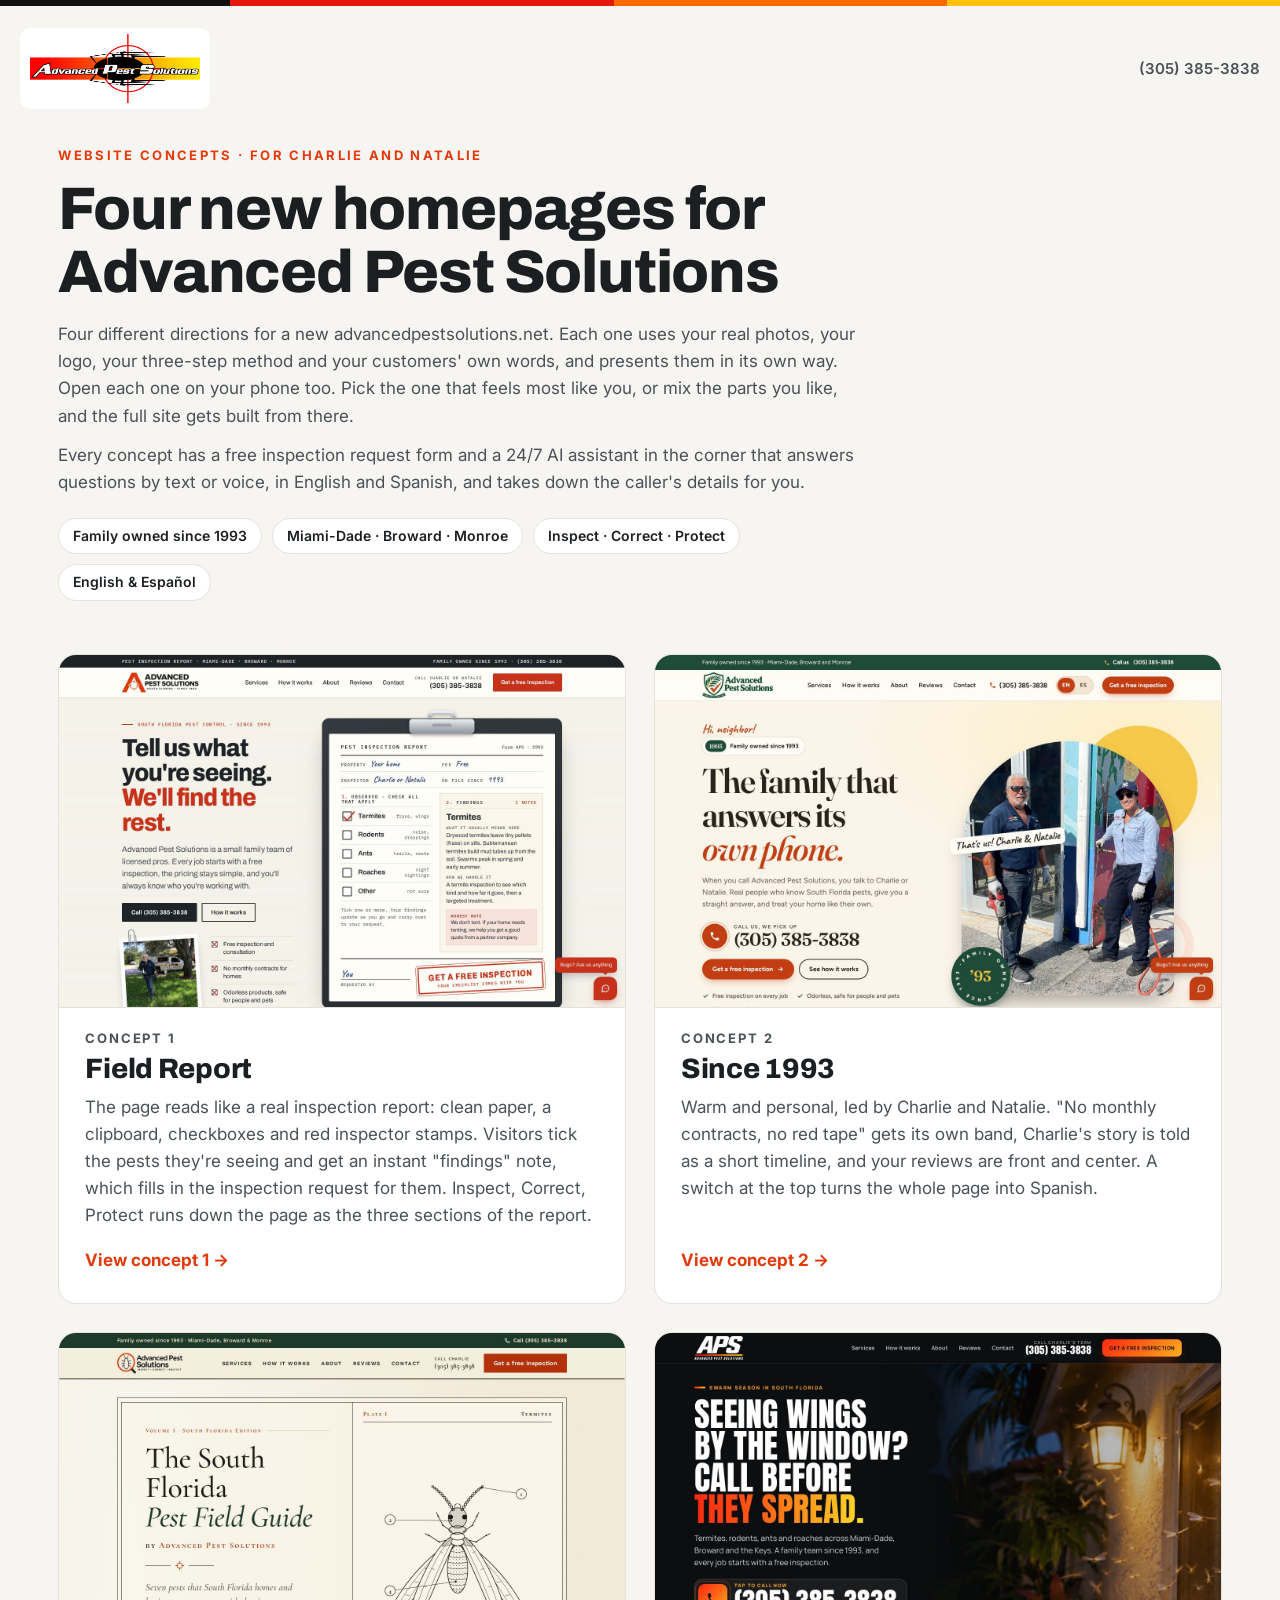
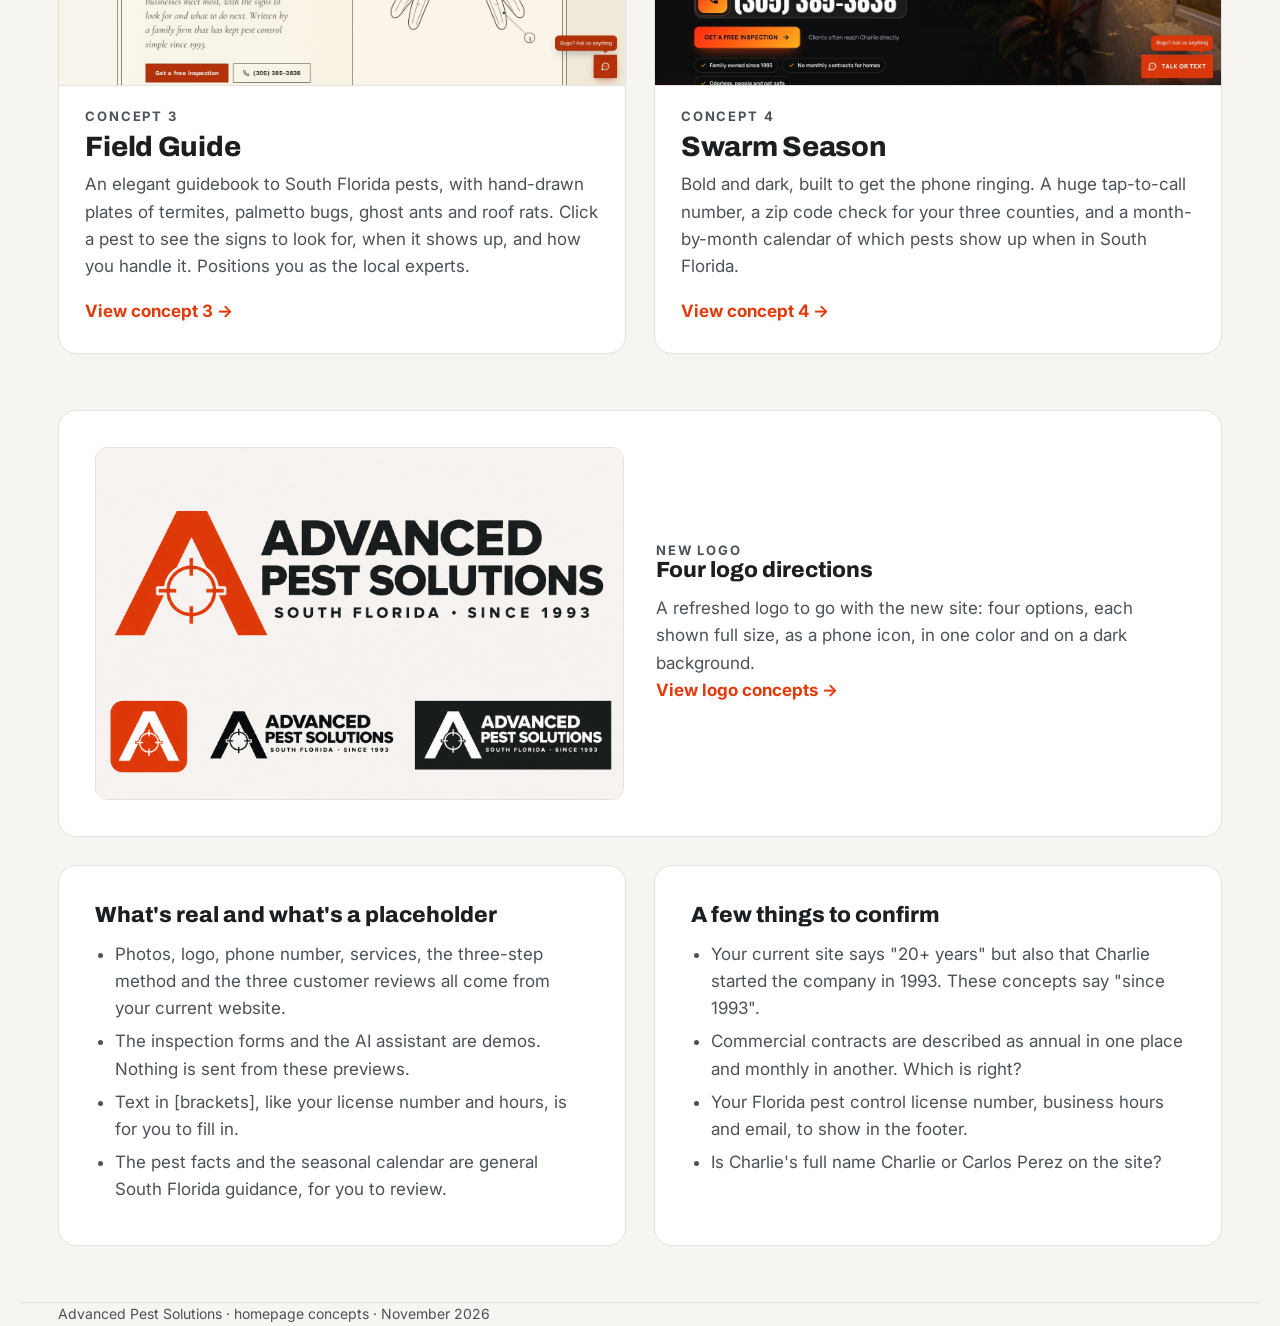
<file: index.html>
<!doctype html>
<html lang="en">
<head>
<meta charset="utf-8">
<meta name="viewport" content="width=device-width, initial-scale=1">
<title>Website Concepts | Advanced Pest Solutions</title>
<meta name="description" content="Four homepage design concepts for Advanced Pest Solutions, South Florida pest control.">
<meta name="robots" content="noindex">
<link rel="icon" href="data:image/svg+xml,%3Csvg xmlns=%22http://www.w3.org/2000/svg%22 viewBox=%220 0 32 32%22%3E%3Ccircle cx=%2216%22 cy=%2216%22 r=%2214%22 fill=%22%23ff430d%22/%3E%3Ccircle cx=%2216%22 cy=%2216%22 r=%225%22 fill=%22none%22 stroke=%22%23fff%22 stroke-width=%222.5%22/%3E%3C/svg%3E">
<link rel="preconnect" href="https://fonts.googleapis.com">
<link rel="preconnect" href="https://fonts.gstatic.com" crossorigin>
<link rel="stylesheet" href="https://fonts.googleapis.com/css2?family=Archivo:wght@500;700;800&family=Inter:wght@400;500;600;700&display=swap">
<style>
  :root{--ink:#1b1f22;--paper:#f7f5f2;--line:#e6e1da;--muted:#4a5257;--accent:#e23a0b;--char:#555e63;--stripe:linear-gradient(90deg,#111 0 18%,#e3170a 18% 48%,#ff6a00 48% 74%,#ffc20e 74%)}
  *{box-sizing:border-box}
  body{margin:0;background:var(--paper);color:var(--ink);font:400 17px/1.6 'Inter',system-ui,sans-serif}
  img{max-width:100%;height:auto;display:block}
  a{color:inherit}
  a:focus-visible{outline:3px solid var(--accent);outline-offset:4px}
  .bar{height:6px;background:var(--stripe)}
  .wrap{max-width:1240px;margin:0 auto;padding:0 clamp(16px,3vw,40px)}
  .top{display:flex;align-items:center;justify-content:space-between;gap:16px;padding:22px 0 0}
  .top img{width:190px;background:#fff;border-radius:10px;padding:6px 10px}
  .top a{font-weight:600;text-decoration:none;color:var(--muted);font-size:15px}
  .intro{padding:40px 0 36px;max-width:800px}
  .eyebrow{font:700 13px/1 'Inter',sans-serif;letter-spacing:.18em;text-transform:uppercase;color:var(--accent)}
  h1{font:800 clamp(38px,5vw,60px)/1.04 'Archivo',sans-serif;letter-spacing:-.02em;margin:16px 0 18px}
  .intro p{margin:0 0 12px;color:var(--muted)}
  .facts{display:flex;flex-wrap:wrap;gap:10px;margin-top:22px;padding:0;list-style:none}
  .facts li{background:#fff;border:1px solid var(--line);border-radius:999px;padding:6px 14px;font-size:14px;font-weight:600}
  .grid{display:grid;grid-template-columns:repeat(2,minmax(0,1fr));gap:28px;padding-bottom:56px}
  .card{display:flex;flex-direction:column;background:#fff;border:1px solid var(--line);border-radius:18px;overflow:hidden;text-decoration:none;transition:transform .2s,box-shadow .2s}
  .card:hover{transform:translateY(-3px);box-shadow:0 22px 44px rgba(27,31,34,.12)}
  .card img{aspect-ratio:16/10;object-fit:cover;object-position:top;border-bottom:1px solid var(--line);background:#efebe5}
  .card .body{padding:24px 26px 28px;display:flex;flex-direction:column;gap:8px;flex:1}
  .num{font:700 13px/1 'Inter',sans-serif;letter-spacing:.14em;text-transform:uppercase;color:var(--muted)}
  .card h2{margin:0;font:800 28px/1.15 'Archivo',sans-serif;letter-spacing:-.01em}
  .card p{margin:0;color:var(--muted);flex:1}
  .go{margin-top:10px;font-weight:700;color:var(--accent)}
  .note{background:#fff;border:1px solid var(--line);border-radius:18px;padding:clamp(22px,3vw,36px);margin-bottom:28px}
  .note h2{margin:0 0 12px;font:800 22px/1.2 'Archivo',sans-serif}
  .note ul{margin:0;padding-left:20px;color:var(--muted)}
  .note li{margin:6px 0}
  .logos{display:grid;grid-template-columns:minmax(0,1fr) minmax(0,1fr);gap:32px;align-items:center;text-decoration:none;margin-bottom:28px;transition:box-shadow .2s}
  .logos:hover{box-shadow:0 22px 44px rgba(27,31,34,.12)}
  .logos img{border-radius:12px;border:1px solid var(--line)}
  .logos p{margin:8px 0 0;color:var(--muted)}
  .notes{display:grid;grid-template-columns:1fr 1fr;gap:28px;margin-bottom:56px}
  .notes .note{margin:0}
  footer{border-top:1px solid var(--line);padding:24px 0 40px;font-size:14px;color:var(--muted)}
  @media (max-width:900px){.grid,.notes,.logos{grid-template-columns:1fr}}
  @media (prefers-reduced-motion:reduce){.card{transition:none}.card:hover{transform:none}}
</style>
</head>
<body>
<div class="bar" aria-hidden="true"></div>
<div class="wrap top">
  <img src="assets/img/logo.png" alt="Advanced Pest Solutions" width="1300" height="529">
  <a href="tel:+13053853838">(305) 385-3838</a>
</div>
<main class="wrap">
  <section class="intro">
    <div class="eyebrow">Website concepts · for Charlie and Natalie</div>
    <h1>Four new homepages for Advanced Pest Solutions</h1>
    <p>Four different directions for a new advancedpestsolutions.net. Each one uses your real photos, your logo, your three-step method and your customers' own words, and presents them in its own way. Open each one on your phone too. Pick the one that feels most like you, or mix the parts you like, and the full site gets built from there.</p>
    <p>Every concept has a free inspection request form and a 24/7 AI assistant in the corner that answers questions by text or voice, in English and Spanish, and takes down the caller's details for you.</p>
    <ul class="facts">
      <li>Family owned since 1993</li>
      <li>Miami-Dade · Broward · Monroe</li>
      <li>Inspect · Correct · Protect</li>
      <li>English &amp; Español</li>
    </ul>
  </section>

  <section class="grid" aria-label="Concepts">
    <a class="card" href="field-report/">
      <img src="assets/shots/field-report.jpg" alt="Concept 1 preview: a homepage styled as a pest inspection report with a checklist and red inspector stamps" loading="lazy" width="1440" height="900">
      <div class="body">
        <div class="num">Concept 1</div>
        <h2>Field Report</h2>
        <p>The page reads like a real inspection report: clean paper, a clipboard, checkboxes and red inspector stamps. Visitors tick the pests they're seeing and get an instant "findings" note, which fills in the inspection request for them. Inspect, Correct, Protect runs down the page as the three sections of the report.</p>
        <span class="go">View concept 1 →</span>
      </div>
    </a>
    <a class="card" href="since-1993/">
      <img src="assets/shots/since-1993.jpg" alt="Concept 2 preview: a warm homepage led by a photo of Charlie and Natalie" loading="lazy" width="1440" height="900">
      <div class="body">
        <div class="num">Concept 2</div>
        <h2>Since 1993</h2>
        <p>Warm and personal, led by Charlie and Natalie. "No monthly contracts, no red tape" gets its own band, Charlie's story is told as a short timeline, and your reviews are front and center. A switch at the top turns the whole page into Spanish.</p>
        <span class="go">View concept 2 →</span>
      </div>
    </a>
    <a class="card" href="field-guide/">
      <img src="assets/shots/field-guide.jpg" alt="Concept 3 preview: a field guide page with fine-line drawings of South Florida pests" loading="lazy" width="1440" height="900">
      <div class="body">
        <div class="num">Concept 3</div>
        <h2>Field Guide</h2>
        <p>An elegant guidebook to South Florida pests, with hand-drawn plates of termites, palmetto bugs, ghost ants and roof rats. Click a pest to see the signs to look for, when it shows up, and how you handle it. Positions you as the local experts.</p>
        <span class="go">View concept 3 →</span>
      </div>
    </a>
    <a class="card" href="swarm-season/">
      <img src="assets/shots/swarm-season.jpg" alt="Concept 4 preview: a dark, bold homepage with a huge phone number beside termite swarmers at a lit window" loading="lazy" width="1440" height="900">
      <div class="body">
        <div class="num">Concept 4</div>
        <h2>Swarm Season</h2>
        <p>Bold and dark, built to get the phone ringing. A huge tap-to-call number, a zip code check for your three counties, and a month-by-month calendar of which pests show up when in South Florida.</p>
        <span class="go">View concept 4 →</span>
      </div>
    </a>
  </section>

  <a class="note logos" href="logos/">
    <img src="logos/target-a.jpg" alt="Preview of logo option 1, Target A" width="1536" height="1024" loading="lazy">
    <div>
      <div class="num">New logo</div>
      <h2>Four logo directions</h2>
      <p>A refreshed logo to go with the new site: four options, each shown full size, as a phone icon, in one color and on a dark background.</p>
      <span class="go">View logo concepts →</span>
    </div>
  </a>

  <section class="notes">
    <div class="note">
      <h2>What's real and what's a placeholder</h2>
      <ul>
        <li>Photos, logo, phone number, services, the three-step method and the three customer reviews all come from your current website.</li>
        <li>The inspection forms and the AI assistant are demos. Nothing is sent from these previews.</li>
        <li>Text in [brackets], like your license number and hours, is for you to fill in.</li>
        <li>The pest facts and the seasonal calendar are general South Florida guidance, for you to review.</li>
      </ul>
    </div>
    <div class="note">
      <h2>A few things to confirm</h2>
      <ul>
        <li>Your current site says "20+ years" but also that Charlie started the company in 1993. These concepts say "since 1993".</li>
        <li>Commercial contracts are described as annual in one place and monthly in another. Which is right?</li>
        <li>Your Florida pest control license number, business hours and email, to show in the footer.</li>
        <li>Is Charlie's full name Charlie or Carlos Perez on the site?</li>
      </ul>
    </div>
  </section>
</main>
<footer class="wrap">Advanced Pest Solutions · homepage concepts · November 2026</footer>
</body>
</html>
</file>
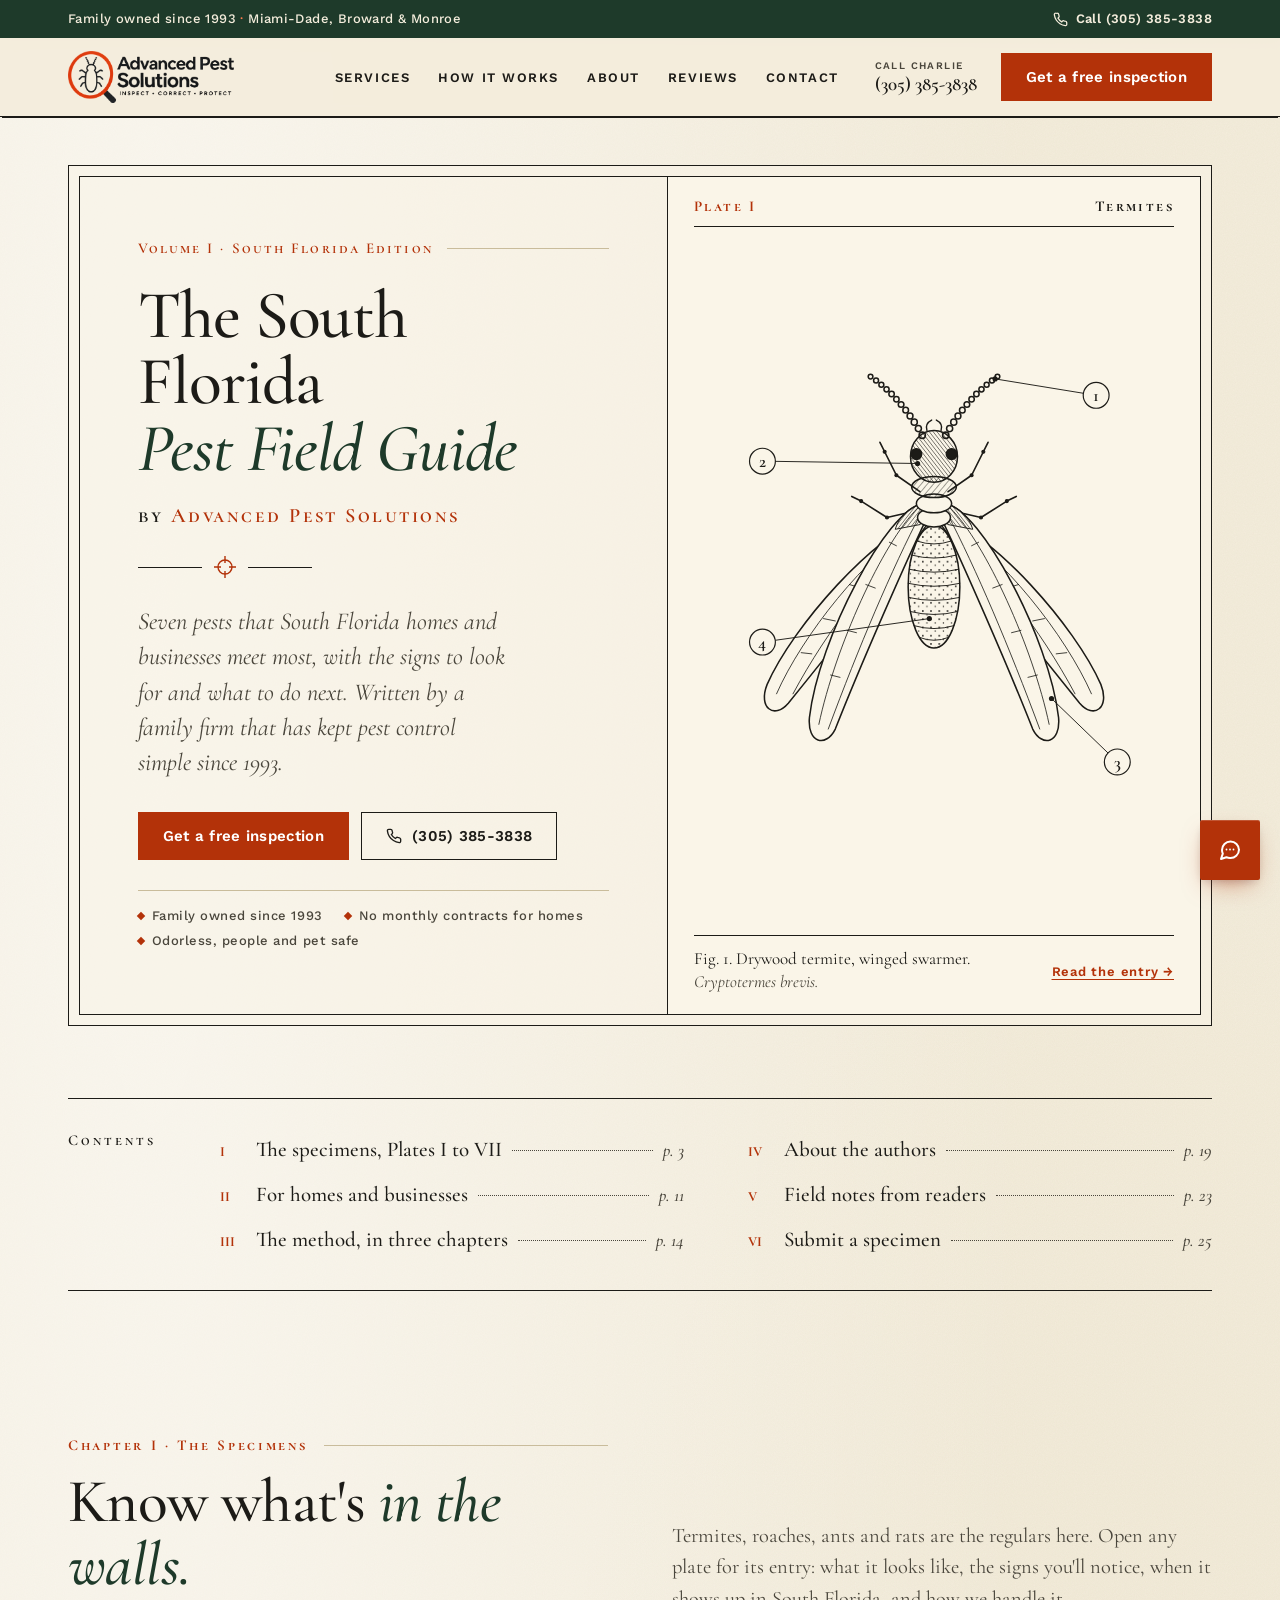
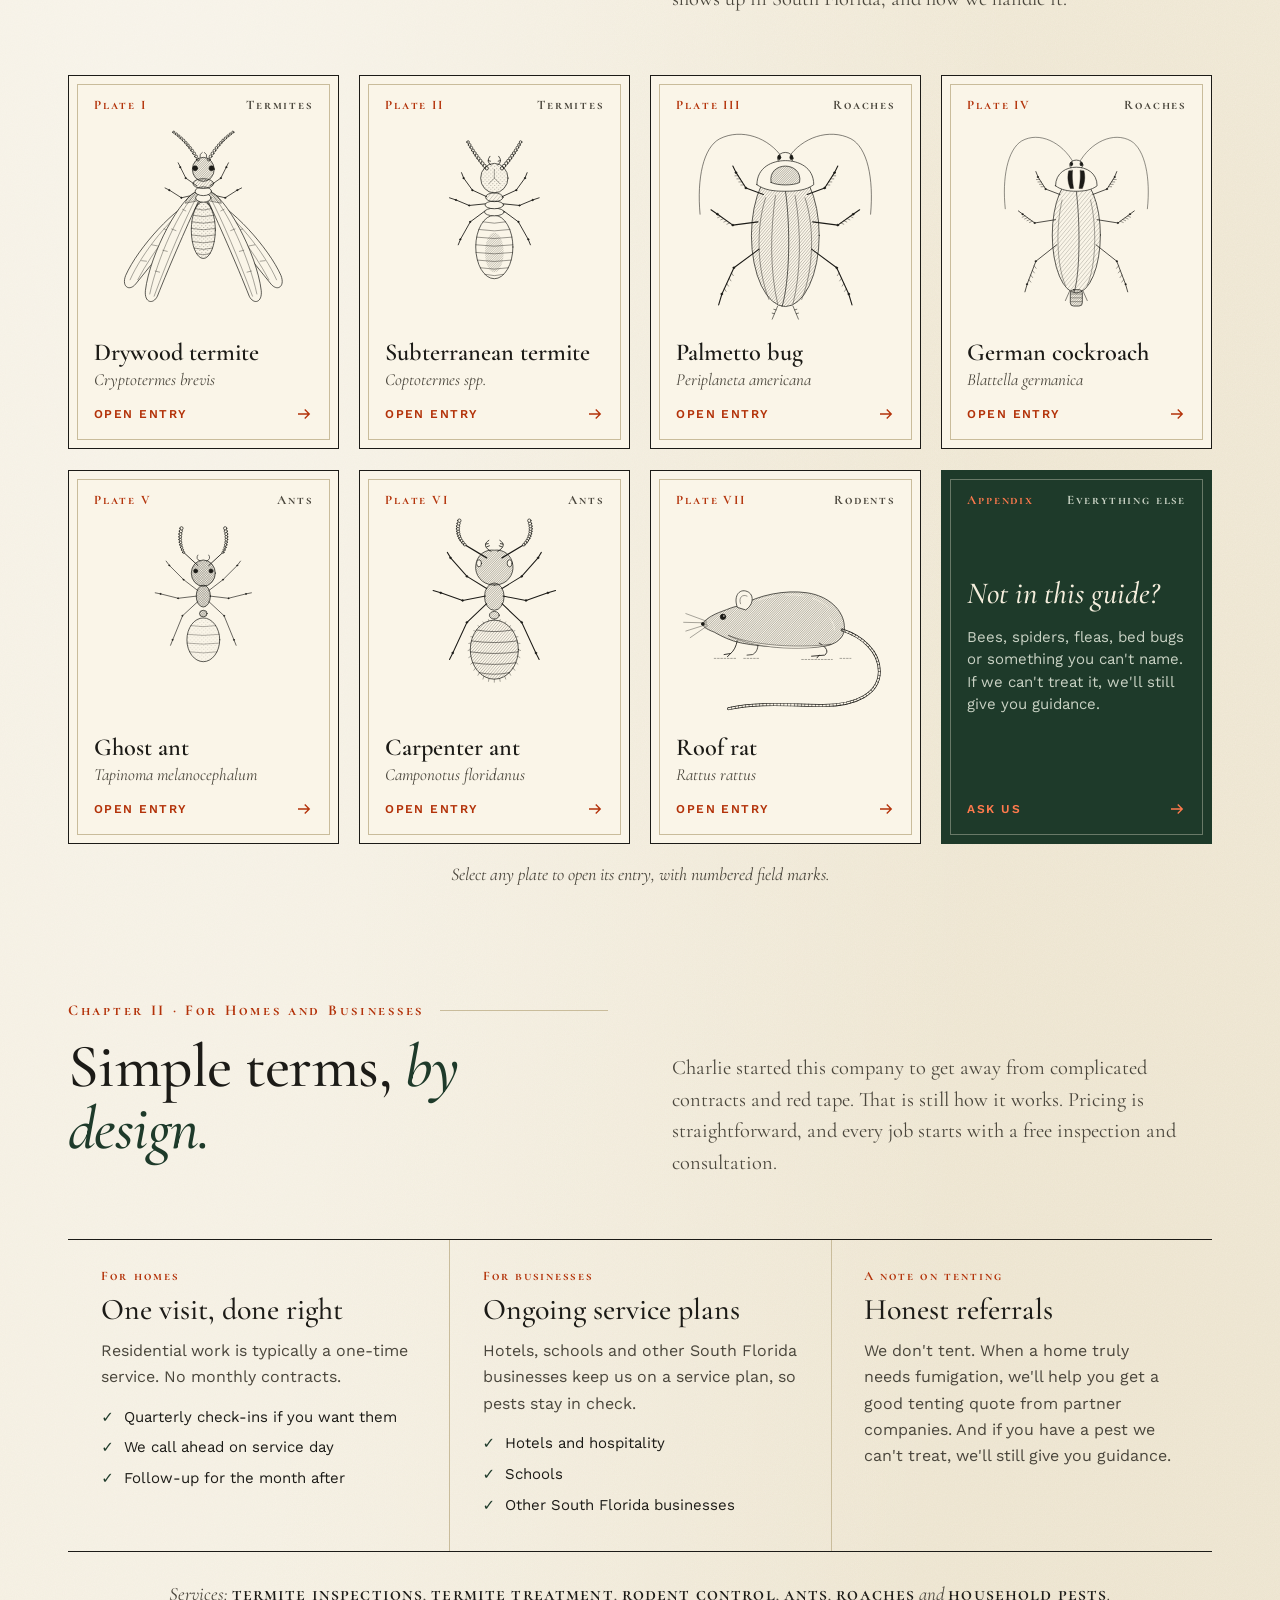
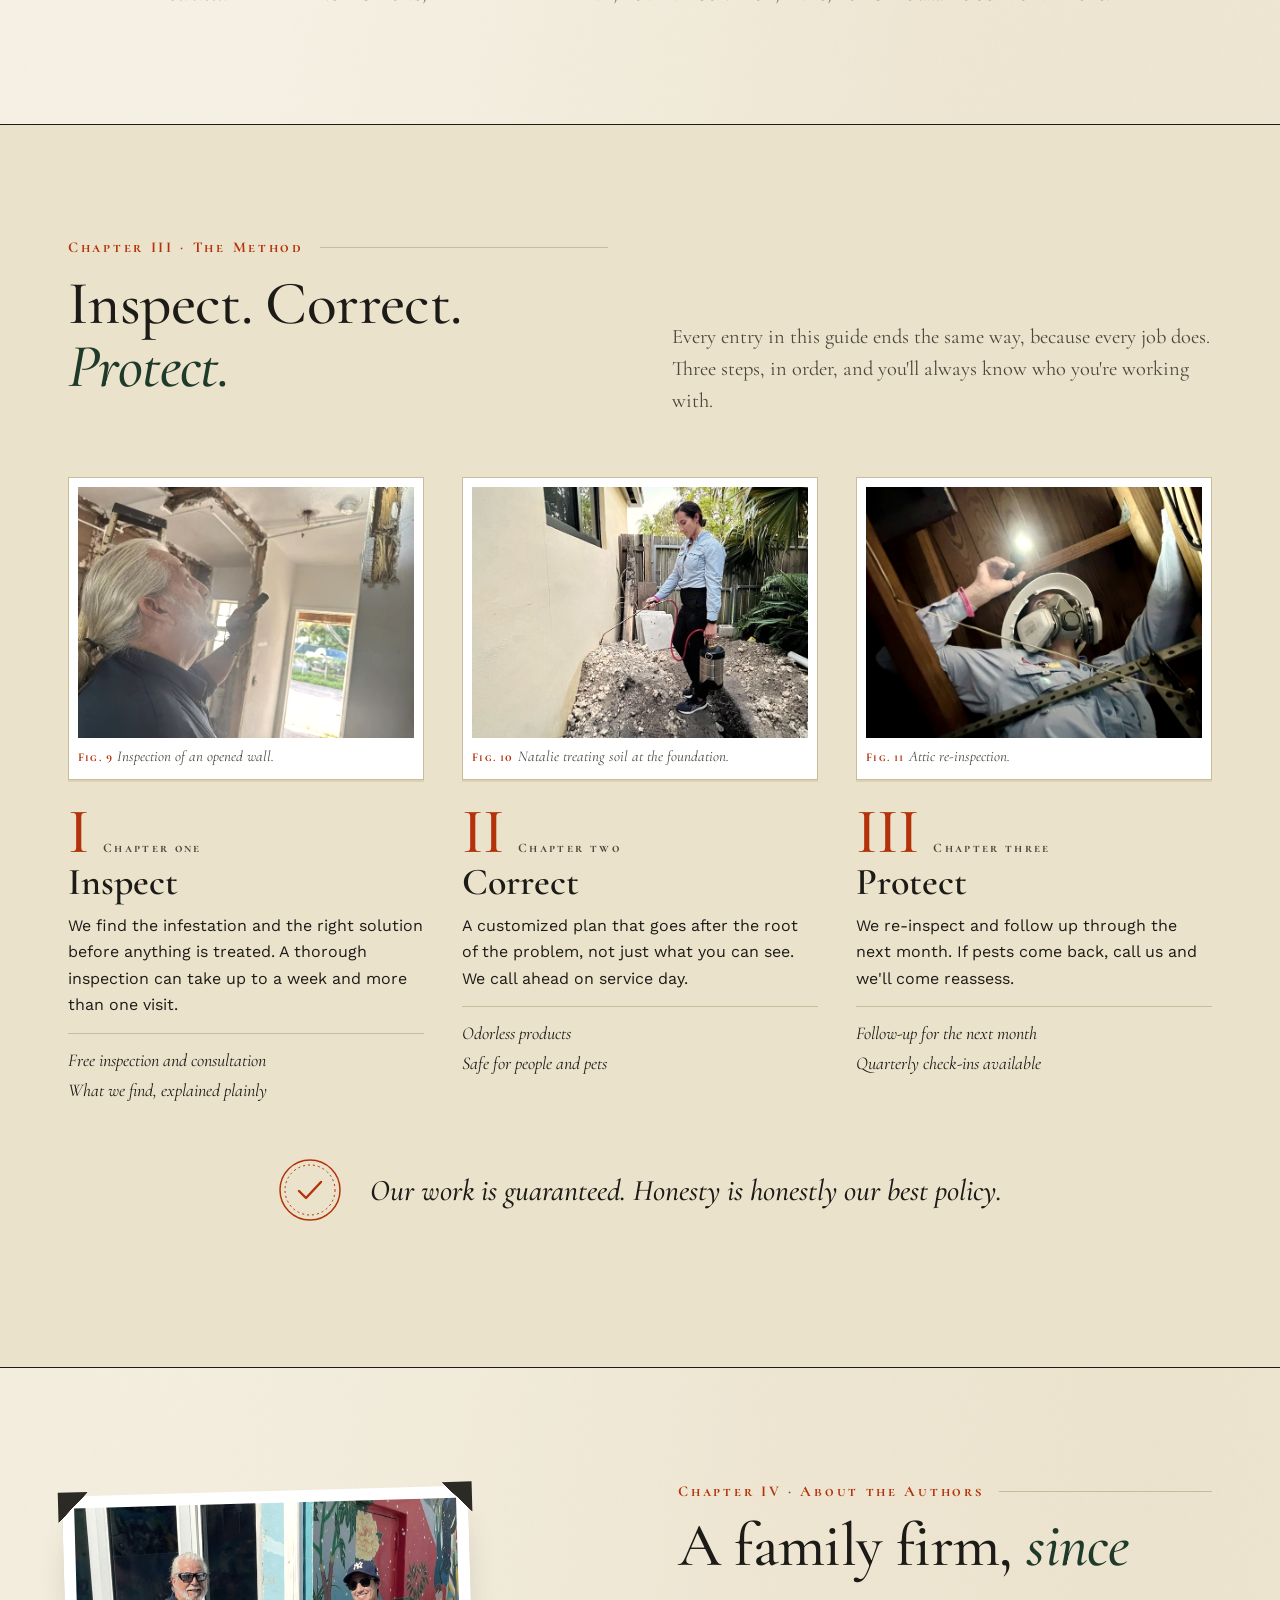
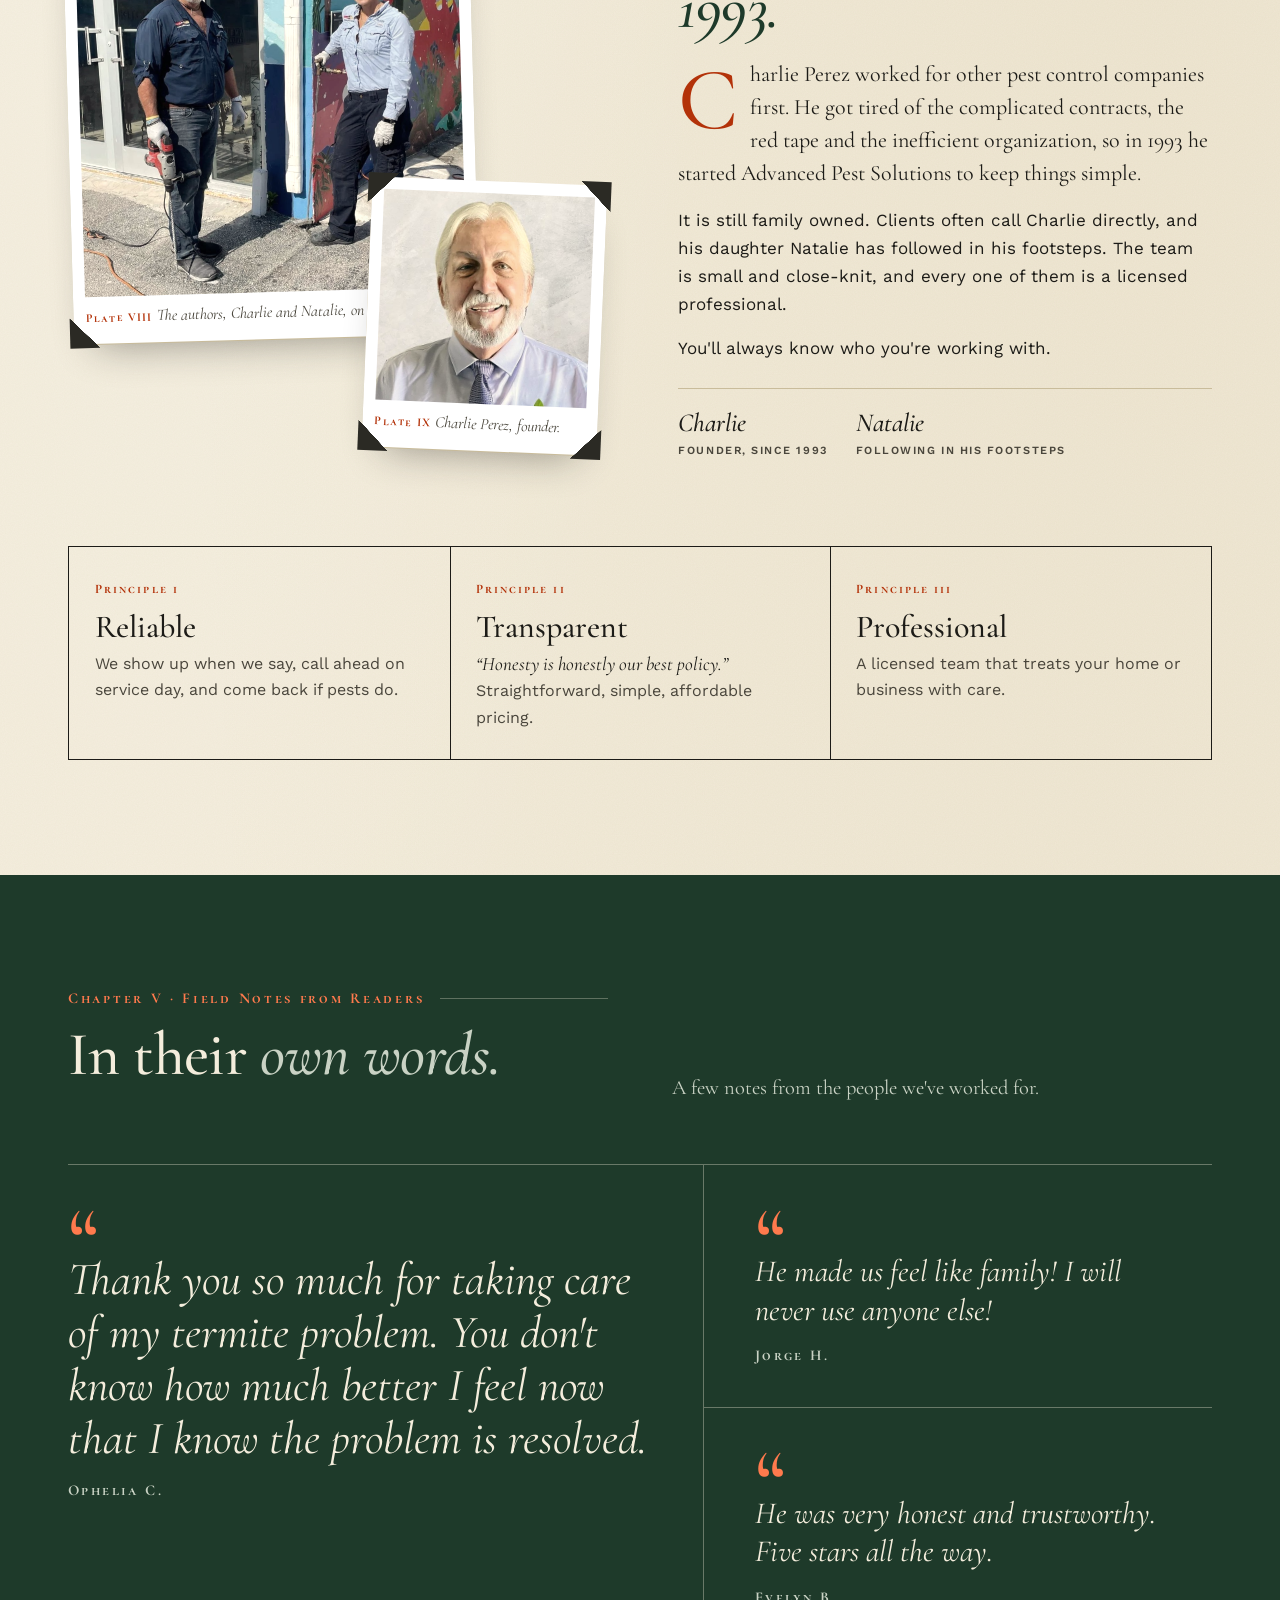
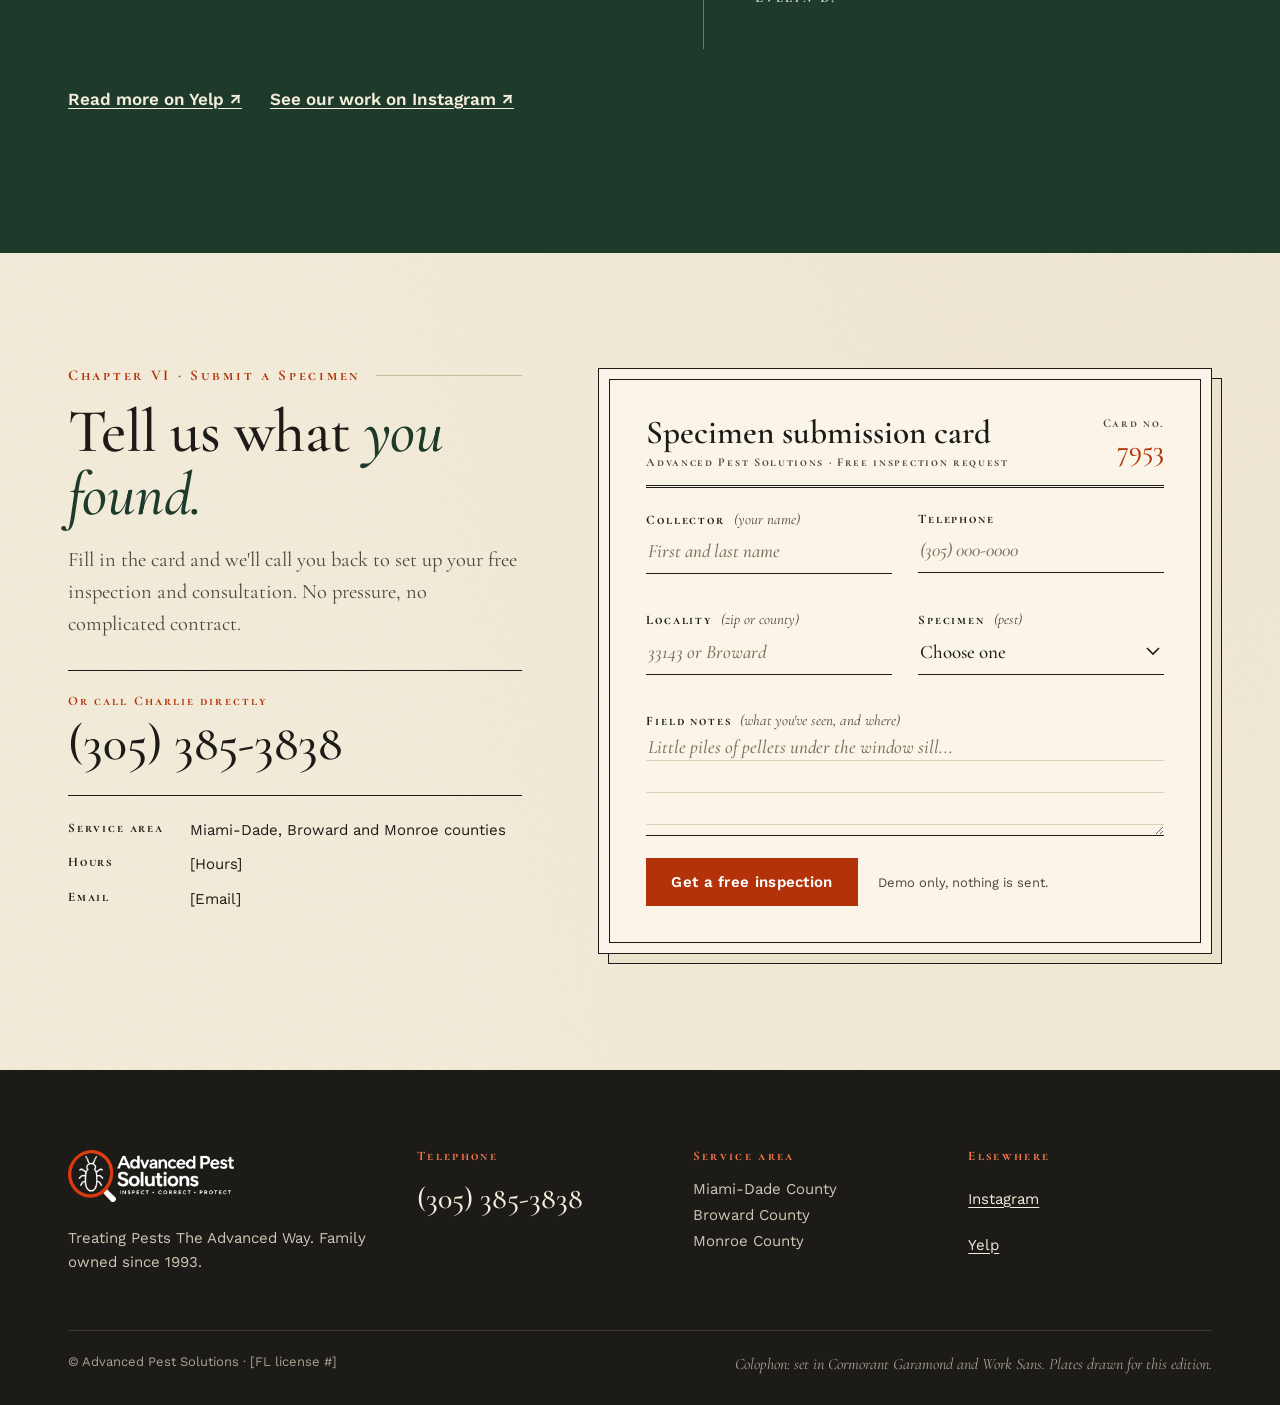
<file: field-guide/index.html>
<!doctype html>
<html lang="en">
<head>
<meta charset="utf-8">
<meta name="viewport" content="width=device-width, initial-scale=1">
<title>Concept 3 · Field Guide | Advanced Pest Solutions</title>
<meta name="description" content="The South Florida Pest Field Guide, by Advanced Pest Solutions. Family owned since 1993, serving Miami-Dade, Broward and Monroe. Every job starts with a free inspection.">
<meta name="robots" content="noindex">
<link rel="icon" href="data:image/svg+xml,%3Csvg xmlns='http://www.w3.org/2000/svg' viewBox='0 0 64 64'%3E%3Crect width='64' height='64' rx='10' fill='%23f4eddc'/%3E%3Crect x='5' y='5' width='54' height='54' rx='6' fill='none' stroke='%231e3a2a' stroke-width='2'/%3E%3Ctext x='32' y='44' font-family='Georgia,serif' font-size='34' font-style='italic' text-anchor='middle' fill='%23b33209'%3EF%3C/text%3E%3C/svg%3E">
<link rel="preconnect" href="https://fonts.googleapis.com">
<link rel="preconnect" href="https://fonts.gstatic.com" crossorigin>
<link rel="stylesheet" href="https://fonts.googleapis.com/css2?family=Cormorant+Garamond:ital,wght@0,400;0,500;0,600;0,700;1,400;1,500;1,600&family=Cormorant+SC:wght@500;600;700&family=Work+Sans:wght@400;500;600&display=swap">
<link rel="stylesheet" href="../assets/motion.css">
<style>
:root{
  --paper:#f4eddc;--paper2:#ebe2cb;--sheet:#faf5e8;--ink:#1c1b17;--muted:#4a463c;--rule:#c9bc9b;--rule2:#ddd2b6;
  --green:#1e3a2a;--green2:#27493a;--verm:#b33209;--verm-hi:#ff430d;--verm-on-green:#ff7a4d;--on-green:#f4eddc;--on-green-2:#c9d2c4;
  --serif:'Cormorant Garamond',Georgia,'Times New Roman',serif;--sc:'Cormorant SC','Cormorant Garamond',Georgia,serif;--sans:'Work Sans',system-ui,-apple-system,'Segoe UI',sans-serif;
  --wrap:1240px;--gut:clamp(16px,4vw,48px);
}
*{box-sizing:border-box}
html{scroll-behavior:smooth;scroll-padding-top:120px}
@media (prefers-reduced-motion:reduce){html{scroll-behavior:auto}}
body{margin:0;background-color:var(--paper);background-image:radial-gradient(ellipse at 12% 8%,rgba(255,255,255,.55),transparent 55%),radial-gradient(ellipse at 90% 60%,rgba(170,140,80,.08),transparent 60%),url("data:image/svg+xml,%3Csvg xmlns='http://www.w3.org/2000/svg' width='160' height='160'%3E%3Cfilter id='n'%3E%3CfeTurbulence type='fractalNoise' baseFrequency='.9' numOctaves='2' stitchTiles='stitch'/%3E%3CfeColorMatrix values='0 0 0 0 .35 0 0 0 0 .28 0 0 0 0 .15 0 0 0 .07 0'/%3E%3C/filter%3E%3Crect width='160' height='160' filter='url(%23n)'/%3E%3C/svg%3E");color:var(--ink);font:400 17px/1.65 var(--sans);-webkit-font-smoothing:antialiased;overflow-x:hidden}
img{max-width:100%;height:auto;display:block}
a{color:var(--verm);text-underline-offset:3px}
a:focus-visible,button:focus-visible,summary:focus-visible,input:focus-visible,select:focus-visible,textarea:focus-visible{outline:3px solid var(--verm);outline-offset:3px}
.wrap{max-width:var(--wrap);margin:0 auto;padding:0 var(--gut)}
.sc{font-family:var(--sc);letter-spacing:.06em}
.skip{position:absolute;left:-999px;top:8px;background:var(--ink);color:var(--paper);padding:10px 14px;z-index:100}
.skip:focus{left:12px}
.visually-hidden{position:absolute!important;width:1px;height:1px;overflow:hidden;clip:rect(0 0 0 0);white-space:nowrap}

/* buttons */
.btn{display:inline-flex;align-items:center;justify-content:center;gap:10px;min-height:48px;padding:12px 24px;background:var(--verm);color:#fff;border:1px solid var(--verm);font:600 15px/1.2 var(--sans);letter-spacing:.02em;text-decoration:none;cursor:pointer;transition:background .2s,transform .2s}
.btn:hover{background:#952907}
.btn:active{transform:translateY(1px)}
.btn.ghost{background:transparent;color:var(--ink);border-color:var(--ink)}
.btn.ghost:hover{background:var(--ink);color:var(--paper)}
.btn svg{flex:none}

/* header */
.topbar{background:var(--green);color:var(--on-green);font:500 13px/1.3 var(--sans);letter-spacing:.03em}
.topbar .wrap{display:flex;justify-content:space-between;align-items:center;gap:16px;min-height:38px}
.topbar a{color:var(--on-green);text-decoration:none;font-weight:600;display:inline-flex;align-items:center;gap:8px;min-height:38px}
.topbar a:hover{text-decoration:underline}
.topbar .tb-note span{color:var(--verm-on-green)}
header.site{position:sticky;top:0;z-index:40;background:rgba(244,237,220,.96);backdrop-filter:blur(6px);border-bottom:1px solid var(--ink);box-shadow:0 3px 0 -2px var(--ink)}
header.site .wrap{display:flex;align-items:center;gap:24px;min-height:78px}
.logo-label{display:inline-flex;align-items:center}
.logo-label img{height:52px;width:auto}
.nav{display:flex;gap:4px;margin-left:auto}
.nav a{color:var(--ink);text-decoration:none;font:600 13px/1 var(--sans);letter-spacing:.12em;text-transform:uppercase;padding:14px 12px;min-height:44px;display:inline-flex;align-items:center}
.nav a:hover{color:var(--verm)}
.h-phone{font:600 19px/1 var(--serif);color:var(--ink);text-decoration:none;white-space:nowrap;display:inline-flex;align-items:center;gap:8px;min-height:44px}
.h-phone:hover{color:var(--verm)}
.h-phone small{display:block;font:600 10px/1 var(--sans);letter-spacing:.14em;text-transform:uppercase;color:var(--muted);margin-bottom:3px}
.menu{display:none;position:relative}
.menu summary{list-style:none;cursor:pointer;width:46px;height:46px;display:grid;place-items:center;border:1px solid var(--ink)}
.menu summary::-webkit-details-marker{display:none}
.menu .panel{position:absolute;right:0;top:54px;background:var(--sheet);border:1px solid var(--ink);min-width:230px;padding:8px;box-shadow:6px 6px 0 rgba(28,27,23,.12)}
.menu .panel a{display:flex;align-items:center;min-height:46px;padding:0 14px;color:var(--ink);text-decoration:none;font:500 22px/1 var(--serif);border-bottom:1px solid var(--rule2)}
.menu .panel a:last-child{border-bottom:0}
.menu .panel a span{font:600 12px/1 var(--sc);color:var(--verm);width:34px}

/* hero / title page */
.hero{padding:clamp(24px,4vw,48px) 0 clamp(40px,6vw,72px)}
.titlepage{position:relative;border:1px solid var(--ink);padding:10px;background:rgba(250,245,232,.55)}
.titlepage-in{border:1px solid var(--ink);display:grid;grid-template-columns:minmax(0,1.05fr) minmax(0,.95fr);min-height:560px}
.tp-text{padding:clamp(28px,5vw,64px) clamp(22px,4.5vw,60px);display:flex;flex-direction:column;justify-content:center;border-right:1px solid var(--ink)}
.edition{display:flex;align-items:center;gap:14px;font:600 15px/1 var(--sc);letter-spacing:.14em;color:var(--verm);margin:0 0 26px}
.edition::after{content:"";flex:1;height:1px;background:var(--rule)}
h1{font:500 clamp(44px,5.3vw,78px)/.98 var(--serif);letter-spacing:-.015em;margin:0}
h1 em{font-style:italic;font-weight:500;color:var(--green)}
.byline{margin:22px 0 0;font:600 clamp(17px,1.6vw,21px)/1.3 var(--sc);letter-spacing:.12em;color:var(--ink)}
.byline span{color:var(--verm)}
.ornament{display:flex;align-items:center;gap:12px;margin:26px 0;color:var(--verm)}
.ornament::before,.ornament::after{content:"";height:1px;background:var(--ink);flex:0 0 64px}
.deck{font:italic 400 clamp(20px,1.9vw,25px)/1.45 var(--serif);color:var(--muted);max-width:34ch;margin:0}
.cta-row{display:flex;flex-wrap:wrap;gap:12px;margin-top:32px}
.facts{display:flex;flex-wrap:wrap;gap:6px 22px;margin:30px 0 0;padding:16px 0 0;border-top:1px solid var(--rule);list-style:none;font:500 13px/1.4 var(--sans);letter-spacing:.04em;color:var(--muted)}
.facts li{display:flex;align-items:center;gap:8px}
.facts li::before{content:"";width:6px;height:6px;background:var(--verm);transform:rotate(45deg)}
.tp-plate{position:relative;display:flex;flex-direction:column;padding:22px 26px 20px;background:var(--sheet)}
.pl-head{display:flex;justify-content:space-between;align-items:baseline;font:700 15px/1 var(--sc);letter-spacing:.16em;border-bottom:1px solid var(--ink);padding-bottom:12px}
.pl-head .num{color:var(--verm)}
.tp-plate .fig{flex:1;display:grid;place-items:center;padding:8px 0}
.tp-plate .fig svg{width:min(100%,470px);height:auto;aspect-ratio:1}
.pl-cap{border-top:1px solid var(--ink);padding-top:12px;display:flex;justify-content:space-between;align-items:flex-end;gap:14px;font:400 17px/1.35 var(--serif)}
.pl-cap i{color:var(--muted)}
.pl-cap a{font:600 13px/1 var(--sans);letter-spacing:.06em;white-space:nowrap;min-height:44px;display:inline-flex;align-items:center}

/* chapters */
section{position:relative}
.chapter{padding:clamp(64px,9vw,120px) 0}
.ch-label{display:flex;align-items:center;gap:16px;font:700 15px/1 var(--sc);letter-spacing:.18em;color:var(--verm);margin:0 0 18px}
.ch-label::after{content:"";flex:1;height:1px;background:var(--rule)}
h2{font:500 clamp(38px,4.8vw,64px)/1.02 var(--serif);letter-spacing:-.01em;margin:0 0 18px}
h2 em{font-style:italic;color:var(--green)}
.intro{font:400 clamp(19px,1.6vw,22px)/1.55 var(--serif);color:var(--muted);max-width:56ch;margin:0}
.ch-head{display:grid;grid-template-columns:minmax(0,1fr) minmax(0,1fr);gap:clamp(24px,5vw,80px);align-items:end;margin-bottom:clamp(36px,5vw,60px)}

/* contents */
.contents{padding:0 0 clamp(20px,3vw,32px)}
.toc{display:grid;grid-template-columns:auto 1fr;gap:clamp(24px,5vw,80px);align-items:start;border-top:1px solid var(--ink);border-bottom:1px solid var(--ink);padding:28px 0}
.toc h2{font:600 15px/1 var(--sc);letter-spacing:.2em;margin:6px 0 0;color:var(--ink)}
.toc ol{list-style:none;margin:0;padding:0;columns:2;column-gap:clamp(24px,5vw,72px)}
.toc li{break-inside:avoid}
.toc a{display:flex;align-items:baseline;gap:10px;color:var(--ink);text-decoration:none;font:500 21px/1.2 var(--serif);padding:10px 0;min-height:44px}
.toc a .n{font:700 14px/1 var(--sc);color:var(--verm);width:26px;flex:none}
.toc a .dots{flex:1;border-bottom:1px dotted var(--muted);transform:translateY(-5px);min-width:20px}
.toc a .pg{font:italic 500 18px/1 var(--serif);color:var(--muted)}
.toc a:hover .t{color:var(--verm)}

/* specimen index */
.plates{display:grid;grid-template-columns:repeat(4,minmax(0,1fr));gap:clamp(12px,1.6vw,22px);list-style:none;margin:0;padding:0}
.plate{--co:0;position:relative;display:flex;flex-direction:column;height:100%;background:var(--sheet);border:1px solid var(--ink);padding:8px;color:var(--ink);text-decoration:none;transition:transform .35s cubic-bezier(.16,1,.3,1),box-shadow .35s}
.plate-in{border:1px solid var(--rule);display:flex;flex-direction:column;flex:1;padding:14px 16px 16px}
.plate:hover,.plate:focus-visible{--co:1;transform:translateY(-4px);box-shadow:0 14px 0 -8px rgba(28,27,23,.18),0 18px 34px -16px rgba(28,27,23,.35)}
.plate .top{display:flex;justify-content:space-between;font:700 13px/1 var(--sc);letter-spacing:.14em}
.plate .top .num{color:var(--verm)}
.plate .top .grp{color:var(--muted)}
.plate svg{width:100%;height:auto;aspect-ratio:1;margin:6px 0 4px}
.plate h3{font:600 clamp(21px,1.9vw,26px)/1.1 var(--serif);margin:0}
.plate .latin{font:italic 400 17px/1.3 var(--serif);color:var(--muted);margin:2px 0 0}
.plate .open{margin-top:auto;padding-top:14px;display:flex;justify-content:space-between;align-items:center;font:600 12px/1 var(--sans);letter-spacing:.12em;text-transform:uppercase;color:var(--verm)}
.plate .open svg{width:18px;height:18px;margin:0;aspect-ratio:auto;transition:transform .3s}
.plate:hover .open svg{transform:translateX(4px)}
.plate.other{background:var(--green);color:var(--on-green);border-color:var(--green)}
.plate.other .plate-in{border-color:rgba(244,237,220,.35);justify-content:center}
.plate.other .top .num{color:var(--verm-on-green)}
.plate.other .top .grp{color:var(--on-green-2)}
.plate.other .q{font:italic 500 clamp(26px,2.4vw,34px)/1.12 var(--serif);margin:auto 0 14px}
.plate.other p{font-size:15px;line-height:1.5;color:var(--on-green-2);margin:0}
.plate.other .open{color:var(--verm-on-green)}
.index-hint{margin:18px 0 0;font:italic 400 18px/1.4 var(--serif);color:var(--muted);text-align:center}

/* entries */
.entries{margin-top:clamp(48px,6vw,80px);display:grid;gap:40px}
.entries-title{font:600 15px/1 var(--sc);letter-spacing:.2em;color:var(--verm);margin:0}
.entry{display:grid;grid-template-columns:minmax(0,.9fr) minmax(0,1.1fr);background:var(--sheet);border:1px solid var(--ink)}
.entry-plate{padding:24px 26px;border-right:1px solid var(--ink);display:flex;flex-direction:column;background:var(--sheet)}
.entry-plate svg{width:100%;max-width:440px;height:auto;aspect-ratio:1;margin:10px auto}
.legend{list-style:none;counter-reset:lg;margin:6px 0 0;padding:14px 0 0;border-top:1px solid var(--rule);display:grid;gap:8px}
.legend li{counter-increment:lg;display:grid;grid-template-columns:28px 1fr;gap:10px;font:400 17px/1.35 var(--serif)}
.legend li::before{content:counter(lg);width:24px;height:24px;border:1px solid var(--ink);border-radius:50%;display:grid;place-items:center;font:600 14px/1 var(--serif)}
.entry .scale{font:600 12px/1.3 var(--sans);letter-spacing:.1em;text-transform:uppercase;color:var(--muted);margin:16px 0 0}
.entry-text{padding:clamp(24px,3.4vw,44px)}
.entry .eyebrow{font:700 14px/1.3 var(--sc);letter-spacing:.14em;color:var(--verm);margin:0 0 8px}
.entry h3{font:500 clamp(36px,4vw,54px)/1 var(--serif);margin:0;letter-spacing:-.01em}
.entry .latin{font:italic 400 24px/1.3 var(--serif);color:var(--green);margin:6px 0 0}
.entry .aka{font:400 15px/1.5 var(--sans);color:var(--muted);margin:4px 0 0}
.entry .lede{font:400 20px/1.5 var(--serif);margin:20px 0 0}
.entry h4{display:flex;align-items:center;gap:12px;font:700 15px/1 var(--sc);letter-spacing:.16em;margin:30px 0 12px;color:var(--ink)}
.entry h4::after{content:"";flex:1;height:1px;background:var(--rule)}
.entry ul.signs{margin:0;padding:0;list-style:none;display:grid;gap:8px}
.entry ul.signs li{position:relative;padding-left:22px;font-size:16px;line-height:1.55}
.entry ul.signs li::before{content:"";position:absolute;left:2px;top:.62em;width:7px;height:7px;background:var(--verm);transform:rotate(45deg)}
.entry p{font-size:16px;line-height:1.6;margin:0}
.evidence{display:grid;grid-template-columns:repeat(auto-fill,minmax(150px,1fr));gap:14px;margin:18px 0 0}
.evidence figure{margin:0;background:#fff;padding:7px 7px 10px;border:1px solid var(--rule);box-shadow:0 2px 0 var(--rule2)}
.evidence img{width:100%;aspect-ratio:4/5;object-fit:cover;filter:sepia(.12) saturate(.92)}
.evidence figcaption{font:italic 400 15px/1.3 var(--serif);color:var(--muted);margin-top:8px}
.evidence figcaption b{font:700 12px/1 var(--sc);letter-spacing:.1em;color:var(--verm);font-style:normal;margin-right:4px}
.ich{list-style:none;margin:0;padding:0;display:grid;gap:10px}
.ich li{display:grid;grid-template-columns:96px 1fr;gap:14px;align-items:baseline;padding:10px 0;border-top:1px solid var(--rule2);font-size:16px;line-height:1.55}
.ich li:first-child{border-top:0;padding-top:0}
.ich b{font:700 15px/1.2 var(--sc);letter-spacing:.14em;color:var(--green)}
.note{margin-top:16px!important;background:var(--paper);border:1px solid var(--rule);padding:14px 16px;font:italic 400 18px/1.45 var(--serif)!important}
.note b{font-style:normal;font-family:var(--sc);letter-spacing:.08em;color:var(--verm)}
.entry-cta{display:flex;flex-wrap:wrap;gap:12px;margin-top:26px}

/* dialog */
.js-fg .entries{display:none}
.entry-dialog{width:min(1180px,calc(100vw - 32px));max-width:none;max-height:calc(100dvh - 32px);padding:0;border:1px solid var(--ink);background:var(--sheet);color:var(--ink);box-shadow:0 30px 80px -20px rgba(0,0,0,.5);overflow:hidden}
.entry-dialog[open]{display:flex;flex-direction:column;animation:dlg .5s cubic-bezier(.16,1,.3,1)}
.entry-dialog::backdrop{background:rgba(22,30,24,.62);backdrop-filter:blur(3px)}
@keyframes dlg{from{opacity:0;transform:translateY(24px) scale(.985)}to{opacity:1;transform:none}}
@media (prefers-reduced-motion:reduce){.entry-dialog[open]{animation:none}}
.dlg-bar{display:flex;align-items:center;gap:8px;padding:8px 10px 8px 22px;border-bottom:1px solid var(--ink);background:var(--paper);flex:none}
.dlg-bar .where{font:700 14px/1.2 var(--sc);letter-spacing:.14em;margin:0 auto 0 0}
.dlg-bar .where #dlg-count{color:var(--verm)}
.icon-btn{width:46px;height:46px;display:grid;place-items:center;background:transparent;border:1px solid var(--ink);color:var(--ink);cursor:pointer}
.icon-btn:hover{background:var(--ink);color:var(--paper)}
.dlg-body{overflow:auto;flex:1;overscroll-behavior:contain}
.dlg-body .entry{border:0}
.dlg-body .entry-plate{position:sticky;top:0;align-self:start;min-height:100%}
.entry[hidden]{display:none}

/* note on homes and businesses */
.ledger{display:grid;grid-template-columns:repeat(3,minmax(0,1fr));border-top:1px solid var(--ink);border-bottom:1px solid var(--ink)}
.ledger > div{padding:30px clamp(18px,2.6vw,34px) 34px}
.ledger > div + div{box-shadow:inset 1px 0 0 var(--rule)}
.ledger h3{font:500 30px/1.1 var(--serif);margin:10px 0 12px}
.ledger .k{font:700 13px/1 var(--sc);letter-spacing:.16em;color:var(--verm);margin:0}
.ledger p{margin:0;color:var(--muted);font-size:16px}
.ledger ul{margin:14px 0 0;padding:0;list-style:none;display:grid;gap:6px;font-size:15px}
.ledger li{display:flex;gap:10px}
.ledger li::before{content:"\2713";color:var(--green);font-weight:600}
.services-line{margin:28px 0 0;font:italic 400 19px/1.5 var(--serif);color:var(--muted);text-align:center}
.services-line b{font-style:normal;font-family:var(--sc);letter-spacing:.06em;color:var(--ink);font-weight:600}

/* method */
.method{background:var(--paper2);border-top:1px solid var(--ink);border-bottom:1px solid var(--ink)}
.steps{display:grid;grid-template-columns:repeat(3,minmax(0,1fr));gap:clamp(20px,3vw,44px);list-style:none;margin:0;padding:0}
.step .photo{background:#fff;padding:9px 9px 12px;border:1px solid var(--rule);box-shadow:0 2px 0 var(--rule2)}
.step .photo img{width:100%;aspect-ratio:4/3;object-fit:cover;filter:sepia(.14) saturate(.9) contrast(1.02)}
.step .photo figcaption{font:italic 400 15px/1.3 var(--serif);color:var(--muted);margin-top:9px}
.step .photo figcaption b{font:700 12px/1 var(--sc);letter-spacing:.1em;color:var(--verm);font-style:normal;margin-right:4px}
.step .rn{display:flex;align-items:baseline;gap:14px;margin:26px 0 6px}
.step .rn span{font:500 64px/.8 var(--serif);color:var(--verm)}
.step .rn small{font:700 13px/1 var(--sc);letter-spacing:.18em;color:var(--muted)}
.step h3{font:600 38px/1 var(--serif);margin:0 0 12px}
.step p{margin:0 0 10px;font-size:16px}
.step .detail{list-style:none;margin:14px 0 0;padding:14px 0 0;border-top:1px solid var(--rule);display:grid;gap:6px;font:italic 400 18px/1.35 var(--serif)}
.guarantee{margin-top:clamp(36px,5vw,56px);display:flex;flex-wrap:wrap;align-items:center;justify-content:center;gap:12px 28px;text-align:center;font:italic 500 clamp(22px,2.4vw,30px)/1.3 var(--serif)}
.guarantee .seal{width:64px;height:64px;flex:none}

/* about */
.about-grid{display:grid;grid-template-columns:minmax(0,1fr) minmax(0,1fr);gap:clamp(32px,6vw,96px);align-items:center}
.tipped{position:relative;min-height:560px}
.tip{position:absolute;margin:0;background:#fff;padding:12px 12px 16px;box-shadow:0 1px 0 var(--rule),0 22px 40px -22px rgba(28,27,23,.45)}
.tip img{object-fit:cover;filter:sepia(.16) saturate(.9)}
.tip figcaption{font:italic 400 16px/1.3 var(--serif);color:var(--muted);margin-top:10px}
.tip figcaption b{font:700 12px/1 var(--sc);letter-spacing:.1em;color:var(--verm);font-style:normal;margin-right:4px}
.tip.a{left:0;top:0;width:76%;transform:rotate(-1.6deg)}
.tip.a img{width:100%;aspect-ratio:1/1.02;object-position:50% 30%}
.tip.b{right:0;bottom:0;width:44%;transform:rotate(2.4deg)}
.tip.b img{width:100%;aspect-ratio:1}
.corner{position:absolute;width:30px;height:30px;background:linear-gradient(135deg,#2b2a24 50%,transparent 50.5%)}
.corner.tl{left:-4px;top:-4px}.corner.tr{right:-4px;top:-4px;transform:rotate(90deg)}
.corner.br{right:-4px;bottom:-4px;transform:rotate(180deg)}.corner.bl{left:-4px;bottom:-4px;transform:rotate(270deg)}
.about-text p{margin:0 0 16px}
.about-text .drop::first-letter{float:left;font:500 88px/.78 var(--serif);color:var(--verm);margin:8px 12px 0 0}
.about-text .lead{font:400 22px/1.5 var(--serif)}
.sign{display:flex;gap:28px;margin:26px 0 0;padding:20px 0 0;border-top:1px solid var(--rule);flex-wrap:wrap}
.sign div{font:italic 500 26px/1.1 var(--serif)}
.sign small{display:block;font:600 11px/1.3 var(--sans);font-style:normal;letter-spacing:.14em;text-transform:uppercase;color:var(--muted);margin-top:6px}
.principles{display:grid;grid-template-columns:repeat(3,minmax(0,1fr));gap:0;margin-top:clamp(48px,7vw,88px);border:1px solid var(--ink)}
.principles div{padding:26px 26px 28px}
.principles div + div{box-shadow:inset 1px 0 0 var(--ink)}
.principles .k{font:700 13px/1 var(--sc);letter-spacing:.16em;color:var(--verm)}
.principles h3{font:500 32px/1 var(--serif);margin:10px 0 8px}
.principles p{margin:0;font-size:16px;color:var(--muted)}
.principles q{font:italic 400 19px/1.35 var(--serif);color:var(--ink)}

/* reviews */
.reviews{background:var(--green);color:var(--on-green)}
.reviews .ch-label{color:var(--verm-on-green)}
.reviews .ch-label::after{background:rgba(244,237,220,.3)}
.reviews h2 em{color:var(--on-green-2)}
.reviews .intro{color:var(--on-green-2)}
.quotes{display:grid;grid-template-columns:1.25fr 1fr;gap:0;border-top:1px solid rgba(244,237,220,.35)}
.quotes blockquote{margin:0;padding:clamp(28px,4vw,48px) clamp(0px,3vw,40px) clamp(28px,4vw,44px) 0}
.quotes blockquote.big{grid-row:span 2;box-shadow:inset -1px 0 0 rgba(244,237,220,.35);padding-right:clamp(20px,4vw,56px)}
.quotes blockquote + blockquote{padding-left:clamp(20px,4vw,56px)}
.quotes blockquote:nth-child(3){box-shadow:inset 0 1px 0 rgba(244,237,220,.35)}
.quotes .mark{font:500 90px/.6 var(--serif);color:var(--verm-on-green);display:block;height:40px}
.quotes p{font:italic 400 clamp(26px,2.4vw,32px)/1.25 var(--serif);margin:0}
.quotes .big p{font-size:clamp(32px,3.6vw,50px);line-height:1.15}
.quotes footer{margin-top:18px;font:700 15px/1 var(--sc);letter-spacing:.16em;color:var(--on-green-2)}
.reviews .more{margin-top:28px;display:flex;flex-wrap:wrap;gap:14px 28px;align-items:center}
.reviews .more a{color:var(--on-green);font-weight:600;min-height:44px;display:inline-flex;align-items:center}

/* contact */
.contact-grid{display:grid;grid-template-columns:minmax(0,.85fr) minmax(0,1.15fr);gap:clamp(32px,6vw,90px);align-items:start}
.call-block{margin-top:30px;padding:24px 0;border-top:1px solid var(--ink);border-bottom:1px solid var(--ink)}
.call-block small{display:block;font:700 13px/1 var(--sc);letter-spacing:.16em;color:var(--verm)}
.call-block a{display:inline-block;margin-top:8px;font:500 clamp(36px,4vw,50px)/1.1 var(--serif);color:var(--ink);text-decoration:none}
.call-block a:hover{color:var(--verm)}
.call-block p{margin:8px 0 0;color:var(--muted);font-size:15px}
.details{margin:22px 0 0;padding:0;list-style:none;display:grid;gap:10px;font-size:15px}
.details li{display:grid;grid-template-columns:110px 1fr;gap:12px}
.details b{font:700 13px/1.6 var(--sc);letter-spacing:.14em}
.card{position:relative;background:var(--sheet);border:1px solid var(--ink);padding:10px;box-shadow:10px 10px 0 -1px var(--paper2),10px 10px 0 0 var(--ink)}
.card-in{border:1px solid var(--ink);padding:clamp(20px,3vw,36px)}
.card-head{display:flex;justify-content:space-between;align-items:flex-start;gap:16px;border-bottom:3px double var(--ink);padding-bottom:14px;margin-bottom:8px}
.card-head h3{font:600 clamp(26px,2.6vw,34px)/1.05 var(--serif);margin:0}
.card-head p{margin:4px 0 0;font:700 12px/1.3 var(--sc);letter-spacing:.14em;color:var(--muted)}
.card-no{text-align:right;font:700 12px/1.3 var(--sc);letter-spacing:.14em;color:var(--muted);white-space:nowrap}
.card-no b{display:block;font:500 28px/1 var(--serif);color:var(--verm);letter-spacing:0;margin-top:4px}
.fields{display:grid;grid-template-columns:1fr 1fr;gap:0 26px}
.field{display:flex;flex-direction:column;padding-top:16px}
.field.full{grid-column:1/-1}
.field label{font:700 13px/1.2 var(--sc);letter-spacing:.14em;color:var(--ink)}
.field label span{font:italic 400 15px/1 var(--serif);letter-spacing:0;color:var(--muted);text-transform:none;margin-left:4px}
.field input,.field select,.field textarea{font:500 19px/1.3 var(--serif);color:var(--ink);background:transparent;border:0;border-bottom:1px solid var(--ink);padding:10px 2px 8px;min-height:46px;border-radius:0;width:100%}
.field select{appearance:none;background-image:url("data:image/svg+xml,%3Csvg xmlns='http://www.w3.org/2000/svg' width='14' height='9' viewBox='0 0 14 9'%3E%3Cpath d='M1 1l6 6 6-6' fill='none' stroke='%231c1b17' stroke-width='1.6'/%3E%3C/svg%3E");background-repeat:no-repeat;background-position:right 4px center;padding-right:26px}
.field textarea{min-height:92px;resize:vertical;background-image:repeating-linear-gradient(transparent,transparent 31px,var(--rule2) 31px,var(--rule2) 32px);line-height:32px;padding-top:2px}
.field input::placeholder,.field textarea::placeholder{color:#7a735f;font-style:italic}
.field input:focus,.field select:focus,.field textarea:focus{outline:none;border-bottom:2px solid var(--verm);background-color:rgba(179,50,9,.04)}
.field input:focus-visible,.field select:focus-visible,.field textarea:focus-visible{outline:2px solid var(--verm);outline-offset:2px}
.field .err{font-size:13px;color:var(--verm);min-height:18px;margin-top:4px}
.card-foot{display:flex;flex-wrap:wrap;align-items:center;gap:14px 20px;margin-top:22px}
.card-foot .demo{font-size:13px;color:var(--muted)}
.stamp{display:none}
.card.sent .card-form{display:none}
.card.sent .stamp{display:block;text-align:center;padding:24px 8px 10px}
.stamp .ring{display:inline-block;border:3px double var(--verm);color:var(--verm);padding:14px 26px;font:700 30px/1 var(--sc);letter-spacing:.2em;transform:rotate(-6deg);margin:10px 0 24px}
.js .card.sent .stamp .ring{animation:stamp .6s cubic-bezier(.2,1.4,.4,1) both}
@keyframes stamp{from{opacity:0;transform:rotate(-6deg) scale(1.6)}to{opacity:1;transform:rotate(-6deg) scale(1)}}
@media (prefers-reduced-motion:reduce){.js .card.sent .stamp .ring{animation:none}}
.stamp h3{font:500 34px/1.1 var(--serif);margin:0 0 10px}
.stamp p{margin:0 auto 10px;max-width:42ch;color:var(--muted)}

/* footer */
footer.colophon{background:var(--ink);color:#e9e2d0;padding:clamp(48px,7vw,80px) 0 28px}
.col-grid{display:grid;grid-template-columns:1.3fr 1fr 1fr 1fr;gap:32px}
.colophon .logo-label{border-color:#fff}
.colophon h2{font:700 13px/1 var(--sc);letter-spacing:.18em;color:var(--verm-on-green);margin:0 0 14px}
.colophon p,.colophon li{font-size:15px;line-height:1.6;color:#cfc8b6;margin:0}
.colophon ul{list-style:none;margin:0;padding:0;display:grid;gap:2px}
.colophon a{color:#f4eddc;min-height:44px;display:inline-flex;align-items:center}
.colophon .big{font:500 30px/1.1 var(--serif);text-decoration:none}
.colophon .fine{margin-top:clamp(36px,5vw,56px);padding-top:20px;border-top:1px solid #3d3a32;display:flex;flex-wrap:wrap;justify-content:space-between;gap:10px 24px;font-size:13px;color:#a9a290}
.colophon .fine i{font-family:var(--serif);font-size:16px}

/* responsive */
@media (max-width:1180px){
  .nav a{padding:14px 8px;letter-spacing:.08em}
  .h-phone small{display:none}
}
@media (max-width:1040px){
  .nav,.h-phone{display:none}
  .menu{display:block}
  header.site .cta-h{margin-left:auto}
  .titlepage-in{grid-template-columns:1fr}
  .tp-text{border-right:0;border-bottom:1px solid var(--ink)}
  .plates{grid-template-columns:repeat(2,minmax(0,1fr))}
  .steps{grid-template-columns:1fr;max-width:640px}
  .step{display:grid;grid-template-columns:1fr;gap:0}
  .about-grid,.contact-grid,.ch-head{grid-template-columns:1fr}
  .ch-head{align-items:start}
  .tipped{min-height:0;height:min(120vw,620px);max-width:560px}
  .col-grid{grid-template-columns:1fr 1fr}
  .entry{grid-template-columns:1fr}
  .entry-plate{border-right:0;border-bottom:1px solid var(--ink)}
  .dlg-body .entry-plate{position:static}
  .entry-plate svg{max-width:340px}
}
@media (max-width:760px){
  .ledger,.principles{grid-template-columns:1fr}
  .ledger > div + div{box-shadow:inset 0 1px 0 var(--rule)}
  .principles div + div{box-shadow:inset 0 1px 0 var(--ink)}
  .quotes{grid-template-columns:1fr}
  .quotes blockquote.big{grid-row:auto;box-shadow:none;padding-right:0}
  .quotes blockquote + blockquote{padding-left:0;box-shadow:inset 0 1px 0 rgba(244,237,220,.35)}
  .toc{grid-template-columns:1fr;gap:8px}
  .toc ol{columns:1}
  .topbar .tb-note{display:none}
  .topbar .wrap{justify-content:center}
  .fields{grid-template-columns:1fr}
}
@media (max-width:560px){
  header.site .wrap{gap:10px;min-height:68px}
  .logo-label{padding:0}
  .logo-label img{height:40px}
  header.site .cta-h{padding:10px 12px;font-size:13px;min-height:46px}
  .titlepage{padding:6px}
  .tp-plate{padding:16px 14px 14px}
  .pl-cap{flex-direction:column;align-items:flex-start;gap:4px}
  .plates{gap:10px}
  .plate{padding:5px}
  .plate-in{padding:10px 10px 12px}
  .plate .top{font-size:11px;letter-spacing:.08em}
  .plate h3{font-size:19px}
  .plate .latin{font-size:15px}
  .plate .open{font-size:11px;letter-spacing:.06em}
  .plate.other .q{font-size:22px}
  .plate.other p{font-size:13px}
  .ich li{grid-template-columns:1fr;gap:2px}
  .entry-text{padding:22px 18px}
  .entry-plate{padding:18px}
  .entry-dialog{width:100vw;max-height:100dvh;height:100dvh;border:0}
  .tipped{height:auto;display:grid;gap:26px;padding:0 10px}
  .tip{position:relative;width:auto!important;left:auto!important;right:auto!important;top:auto!important;bottom:auto!important}
  .tip.b{width:70%!important;justify-self:end}
  .col-grid{grid-template-columns:1fr}
  .details li{grid-template-columns:1fr;gap:0}
  .card{box-shadow:6px 6px 0 -1px var(--paper2),6px 6px 0 0 var(--ink)}
  .card-head{flex-direction:column}
  .card-no{text-align:left}
}
@media (max-width:560px){
  .cta-row .btn{width:100%}
  .plate.other .top .grp{display:none}
  .dlg-bar{padding-left:14px}
  .dlg-bar .where .ttl{display:none}
}
@media (max-width:380px){header.site .cta-h{font-size:12px;padding:10px 9px}}
</style>
</head>
<body>
<svg xmlns="http://www.w3.org/2000/svg" width="0" height="0" style="position:absolute" aria-hidden="true" focusable="false"><defs><pattern id="ph" width="4" height="4" patternUnits="userSpaceOnUse" patternTransform="rotate(40)"><line x1="0" y1="0" x2="0" y2="4" stroke="#1c1b17" stroke-width=".7"/></pattern><pattern id="phl" width="5.5" height="5.5" patternUnits="userSpaceOnUse" patternTransform="rotate(40)"><line x1="0" y1="0" x2="0" y2="5.5" stroke="#1c1b17" stroke-width=".55"/></pattern><pattern id="phf" width="2.6" height="2.6" patternUnits="userSpaceOnUse" patternTransform="rotate(-38)"><line x1="0" y1="0" x2="0" y2="2.6" stroke="#1c1b17" stroke-width=".8"/></pattern><pattern id="pcx" width="3.2" height="3.2" patternUnits="userSpaceOnUse" patternTransform="rotate(45)"><path d="M0,0 V3.2 M0,0 H3.2" stroke="#1c1b17" stroke-width=".75" fill="none"/></pattern><pattern id="pst" width="7" height="7" patternUnits="userSpaceOnUse"><circle cx="1.5" cy="1.5" r=".75" fill="#1c1b17"/><circle cx="5" cy="4.6" r=".6" fill="#1c1b17"/></pattern></defs><symbol id="sp-drywood" viewBox="0 0 400 400"><title>Drywood termite swarmer</title><g fill="none" stroke="#1c1b17" stroke-width="1.3" stroke-linecap="round" stroke-linejoin="round"><g id="sp-drywood-h"><path d="M212,124 L232,110 L242,90 L246,82" stroke-width="1.4"/><circle cx="232" cy="110" r="1.3" fill="#1c1b17" stroke-width=".9"/><circle cx="242" cy="90" r="1.3" fill="#1c1b17" stroke-width=".9"/><path d="M214,140 L240,146 L262,132 L270,128" stroke-width="1.4"/><circle cx="240" cy="146" r="1.3" fill="#1c1b17" stroke-width=".9"/><circle cx="262" cy="132" r="1.3" fill="#1c1b17" stroke-width=".9"/><path d="M213,152 L236,170 L248,200 L252,210" stroke-width="1.4"/><circle cx="236" cy="170" r="1.3" fill="#1c1b17" stroke-width=".9"/><circle cx="248" cy="200" r="1.3" fill="#1c1b17" stroke-width=".9"/><path d="M208,146 C250,160 320,238 342,288 C350,308 336,318 324,304 C290,262 240,200 206,152 Z" fill="var(--sheet,#faf5e8)"/><path d="M212,150 C258,178 312,246 334,296 M210,152 C250,190 290,240 320,296 M240,180 l8,-2 M262,206 l10,-3 M284,234 l10,-2 M304,262 l9,-1" stroke-width=".7"/><path d="M210,134 C240,140 298,248 306,316 C308,338 292,342 284,326 C262,270 224,184 206,146 Z" fill="var(--sheet,#faf5e8)"/><path d="M214,138 C244,168 284,256 298,322 M211,142 C236,190 264,256 290,326 M232,170 l6,-3 M250,206 l8,-3 M266,244 l8,-2 M280,282 l8,-2" stroke-width=".7"/><path d="M210,134 C222,137 230,146 233,156 L212,152 Z" fill="url(#phf)" stroke-width=".8"/><circle cx="210" cy="76" r="2.7" fill="var(--sheet,#faf5e8)"/><circle cx="213.3" cy="70.3" r="2.6" fill="var(--sheet,#faf5e8)"/><circle cx="216.8" cy="64.8" r="2.6" fill="var(--sheet,#faf5e8)"/><circle cx="220.4" cy="59.6" r="2.5" fill="var(--sheet,#faf5e8)"/><circle cx="224.1" cy="54.6" r="2.4" fill="var(--sheet,#faf5e8)"/><circle cx="228" cy="49.8" r="2.4" fill="var(--sheet,#faf5e8)"/><circle cx="232" cy="45.3" r="2.3" fill="var(--sheet,#faf5e8)"/><circle cx="236.1" cy="40.9" r="2.3" fill="var(--sheet,#faf5e8)"/><circle cx="240.4" cy="36.9" r="2.2" fill="var(--sheet,#faf5e8)"/><circle cx="244.8" cy="33" r="2.1" fill="var(--sheet,#faf5e8)"/><circle cx="249.3" cy="29.4" r="2.1" fill="var(--sheet,#faf5e8)"/><circle cx="254" cy="26" r="2" fill="var(--sheet,#faf5e8)"/><path d="M206,72 Q208,66 202,63" stroke-width="1.2"/></g><use href="#sp-drywood-h" transform="matrix(-1 0 0 1 400 0)"/><ellipse cx="200" cy="205" rx="22" ry="52" fill="url(#pst)"/><path d="M185.4,166 Q200,171 214.6,166" stroke-width="0.8"/><path d="M181.2,178 Q200,183 218.8,178" stroke-width="0.8"/><path d="M178.9,190 Q200,195 221.1,190" stroke-width="0.8"/><path d="M178,202 Q200,207 222,202" stroke-width="0.8"/><path d="M178.3,214 Q200,219 221.7,214" stroke-width="0.8"/><path d="M179.9,226 Q200,231 220.1,226" stroke-width="0.8"/><path d="M183,238 Q200,243 217,238" stroke-width="0.8"/><path d="M187.6,248 Q200,253 212.4,248" stroke-width="0.8"/><ellipse cx="200" cy="146" rx="14" ry="8" fill="var(--sheet,#faf5e8)"/><ellipse cx="200" cy="134" rx="15" ry="8" fill="var(--sheet,#faf5e8)"/><ellipse cx="200" cy="120" rx="19" ry="9" fill="url(#ph)"/><ellipse cx="200" cy="94" rx="20" ry="22" fill="url(#phf)"/><circle cx="185" cy="92" r="4.5" fill="#1c1b17"/><circle cx="215" cy="92" r="4.5" fill="#1c1b17"/><g class="co" style="opacity:var(--co,1)"><circle cx="252" cy="28" r="2.2" fill="#1c1b17" stroke="none"/><path d="M252,28 L338,42" stroke-width=".8"/><circle cx="338" cy="42" r="11" fill="var(--sheet,#faf5e8)" stroke-width="1"/><text x="338" y="47" text-anchor="middle" fill="#1c1b17" stroke="none" font-family="Cormorant Garamond, Georgia, serif" font-size="15" font-weight="600">1</text><circle cx="186" cy="100" r="2.2" fill="#1c1b17" stroke="none"/><path d="M186,100 L54,98" stroke-width=".8"/><circle cx="54" cy="98" r="11" fill="var(--sheet,#faf5e8)" stroke-width="1"/><text x="54" y="103" text-anchor="middle" fill="#1c1b17" stroke="none" font-family="Cormorant Garamond, Georgia, serif" font-size="15" font-weight="600">2</text><circle cx="300" cy="300" r="2.2" fill="#1c1b17" stroke="none"/><path d="M300,300 L356,354" stroke-width=".8"/><circle cx="356" cy="354" r="11" fill="var(--sheet,#faf5e8)" stroke-width="1"/><text x="356" y="359" text-anchor="middle" fill="#1c1b17" stroke="none" font-family="Cormorant Garamond, Georgia, serif" font-size="15" font-weight="600">3</text><circle cx="196" cy="232" r="2.2" fill="#1c1b17" stroke="none"/><path d="M196,232 L54,252" stroke-width=".8"/><circle cx="54" cy="252" r="11" fill="var(--sheet,#faf5e8)" stroke-width="1"/><text x="54" y="257" text-anchor="middle" fill="#1c1b17" stroke="none" font-family="Cormorant Garamond, Georgia, serif" font-size="15" font-weight="600">4</text></g></g></symbol><symbol id="sp-subterranean" viewBox="0 0 400 400"><title>Subterranean termite worker</title><g fill="none" stroke="#1c1b17" stroke-width="1.3" stroke-linecap="round" stroke-linejoin="round"><g id="sp-subterranean-h"><path d="M214,144 L240,132 L256,110 L260,100" stroke-width="1.6"/><circle cx="240" cy="132" r="1.4" fill="#1c1b17" stroke-width=".9"/><circle cx="256" cy="110" r="1.4" fill="#1c1b17" stroke-width=".9"/><path d="M216,157 L246,160 L270,150 L282,146" stroke-width="1.6"/><circle cx="246" cy="160" r="1.4" fill="#1c1b17" stroke-width=".9"/><circle cx="270" cy="150" r="1.4" fill="#1c1b17" stroke-width=".9"/><path d="M217,170 L244,190 L262,222 L266,232" stroke-width="1.6"/><circle cx="244" cy="190" r="1.4" fill="#1c1b17" stroke-width=".9"/><circle cx="262" cy="222" r="1.4" fill="#1c1b17" stroke-width=".9"/><circle cx="214" cy="92" r="3.1" fill="var(--sheet,#faf5e8)"/><circle cx="217.9" cy="87.6" r="3" fill="var(--sheet,#faf5e8)"/><circle cx="221.8" cy="83" r="3" fill="var(--sheet,#faf5e8)"/><circle cx="225.5" cy="78.4" r="2.9" fill="var(--sheet,#faf5e8)"/><circle cx="229" cy="73.8" r="2.8" fill="var(--sheet,#faf5e8)"/><circle cx="232.5" cy="69" r="2.8" fill="var(--sheet,#faf5e8)"/><circle cx="235.8" cy="64.2" r="2.7" fill="var(--sheet,#faf5e8)"/><circle cx="239.1" cy="59.2" r="2.6" fill="var(--sheet,#faf5e8)"/><circle cx="242.2" cy="54.2" r="2.5" fill="var(--sheet,#faf5e8)"/><circle cx="245.1" cy="49.2" r="2.5" fill="var(--sheet,#faf5e8)"/><circle cx="248" cy="44" r="2.4" fill="var(--sheet,#faf5e8)"/><path d="M206,86 Q216,80 208,70 M211,78 l-4,1" stroke-width="1.4"/></g><use href="#sp-subterranean-h" transform="matrix(-1 0 0 1 400 0)"/><ellipse cx="200" cy="236" rx="34" ry="58" fill="var(--sheet,#faf5e8)"/><ellipse cx="200" cy="246" rx="17" ry="36" fill="url(#phf)" stroke="none" opacity=".75"/><path d="M179.3,190 Q200,195 220.7,190" stroke-width="0.8"/><path d="M171.6,204 Q200,209 228.4,204" stroke-width="0.8"/><path d="M167.7,218 Q200,223 232.3,218" stroke-width="0.8"/><path d="M166.1,232 Q200,237 233.9,232" stroke-width="0.8"/><path d="M166.5,246 Q200,251 233.5,246" stroke-width="0.8"/><path d="M169,260 Q200,265 231,260" stroke-width="0.8"/><path d="M174.3,274 Q200,279 225.7,274" stroke-width="0.8"/><path d="M182.8,286 Q200,291 217.2,286" stroke-width="0.8"/><ellipse cx="200" cy="172" rx="18" ry="7" fill="var(--sheet,#faf5e8)"/><ellipse cx="200" cy="159" rx="17" ry="7" fill="var(--sheet,#faf5e8)"/><ellipse cx="200" cy="145" rx="16" ry="8" fill="url(#phl)"/><ellipse cx="200" cy="110" rx="25" ry="27" fill="url(#pst)"/><path d="M200,94 L200,110 L190,120 M200,110 L210,120" stroke-width=".7"/><g class="co" style="opacity:var(--co,1)"><circle cx="248" cy="46" r="2.2" fill="#1c1b17" stroke="none"/><path d="M248,46 L334,40" stroke-width=".8"/><circle cx="334" cy="40" r="11" fill="var(--sheet,#faf5e8)" stroke-width="1"/><text x="334" y="45" text-anchor="middle" fill="#1c1b17" stroke="none" font-family="Cormorant Garamond, Georgia, serif" font-size="15" font-weight="600">1</text><circle cx="188" cy="104" r="2.2" fill="#1c1b17" stroke="none"/><path d="M188,104 L54,100" stroke-width=".8"/><circle cx="54" cy="100" r="11" fill="var(--sheet,#faf5e8)" stroke-width="1"/><text x="54" y="105" text-anchor="middle" fill="#1c1b17" stroke="none" font-family="Cormorant Garamond, Georgia, serif" font-size="15" font-weight="600">2</text><circle cx="186" cy="166" r="2.2" fill="#1c1b17" stroke="none"/><path d="M186,166 L54,176" stroke-width=".8"/><circle cx="54" cy="176" r="11" fill="var(--sheet,#faf5e8)" stroke-width="1"/><text x="54" y="181" text-anchor="middle" fill="#1c1b17" stroke="none" font-family="Cormorant Garamond, Georgia, serif" font-size="15" font-weight="600">3</text><circle cx="228" cy="252" r="2.2" fill="#1c1b17" stroke="none"/><path d="M228,252 L348,272" stroke-width=".8"/><circle cx="348" cy="272" r="11" fill="var(--sheet,#faf5e8)" stroke-width="1"/><text x="348" y="277" text-anchor="middle" fill="#1c1b17" stroke="none" font-family="Cormorant Garamond, Georgia, serif" font-size="15" font-weight="600">4</text></g></g></symbol><symbol id="sp-american" viewBox="0 0 400 400"><title>American cockroach, the palmetto bug</title><g fill="none" stroke="#1c1b17" stroke-width="1.3" stroke-linecap="round" stroke-linejoin="round"><g id="sp-american-h"><path d="M206,72 C230,36 280,18 320,38 C350,54 362,110 356,176" stroke-width="1"/><path d="M240,140 L272,128 L290,100 L296,88" stroke-width="2"/><circle cx="272" cy="128" r="1.8" fill="#1c1b17" stroke-width=".9"/><circle cx="290" cy="100" r="1.8" fill="#1c1b17" stroke-width=".9"/><path d="M275.6,122.4 l5.8,0.2" stroke-width=".8"/><path d="M279.2,116.8 l5.8,0.2" stroke-width=".8"/><path d="M282.8,111.2 l5.8,0.2" stroke-width=".8"/><path d="M286.4,105.6 l5.8,0.2" stroke-width=".8"/><path d="M250,190 L296,196 L324,176 L336,168" stroke-width="2"/><circle cx="296" cy="196" r="1.8" fill="#1c1b17" stroke-width=".9"/><circle cx="324" cy="176" r="1.8" fill="#1c1b17" stroke-width=".9"/><path d="M301.6,192 l5.3,2.3" stroke-width=".8"/><path d="M307.2,188 l5.3,2.3" stroke-width=".8"/><path d="M312.8,184 l5.3,2.3" stroke-width=".8"/><path d="M318.4,180 l5.3,2.3" stroke-width=".8"/><path d="M248,240 L294,274 L316,322 L322,342" stroke-width="2"/><circle cx="294" cy="274" r="1.8" fill="#1c1b17" stroke-width=".9"/><circle cx="316" cy="322" r="1.8" fill="#1c1b17" stroke-width=".9"/><path d="M298.4,283.6 l-3.3,4.8" stroke-width=".8"/><path d="M302.8,293.2 l-3.3,4.8" stroke-width=".8"/><path d="M307.2,302.8 l-3.3,4.8" stroke-width=".8"/><path d="M311.6,312.4 l-3.3,4.8" stroke-width=".8"/><path d="M214,344 L224,368 M217,351 l4,-1 M220,358 l4,-1" stroke-width="1.1"/></g><use href="#sp-american-h" transform="matrix(-1 0 0 1 400 0)"/><ellipse cx="200" cy="74" rx="14" ry="11" fill="var(--sheet,#faf5e8)"/><ellipse cx="189" cy="72" rx="2.6" ry="4.4" fill="#1c1b17"/><ellipse cx="211" cy="72" rx="2.6" ry="4.4" fill="#1c1b17"/><ellipse cx="200" cy="215" rx="62" ry="130" fill="url(#ph)"/><path d="M200,132 C210,200 208,300 194,345" stroke-width="1.3"/><path d="M236,146 C254,200 252,276 230,332 M218,142 C230,210 228,286 214,340 M164,146 C146,200 148,276 170,332 M182,142 C172,210 172,280 186,340" stroke-width=".8"/><path d="M148,122 C148,90 176,78 200,78 C224,78 252,90 252,122 C238,132 222,134 200,134 C178,134 162,132 148,122 Z" fill="var(--sheet,#faf5e8)"/><path d="M174,118 C170,98 186,88 200,88 C214,88 230,98 226,118 C214,124 186,124 174,118 Z" fill="url(#phf)"/><g class="co" style="opacity:var(--co,1)"><circle cx="222" cy="108" r="2.2" fill="#1c1b17" stroke="none"/><path d="M222,108 L370,96" stroke-width=".8"/><circle cx="370" cy="96" r="11" fill="var(--sheet,#faf5e8)" stroke-width="1"/><text x="370" y="101" text-anchor="middle" fill="#1c1b17" stroke="none" font-family="Cormorant Garamond, Georgia, serif" font-size="15" font-weight="600">1</text><circle cx="44" cy="120" r="2.2" fill="#1c1b17" stroke="none"/><path d="M44,120 L24,210" stroke-width=".8"/><circle cx="24" cy="210" r="11" fill="var(--sheet,#faf5e8)" stroke-width="1"/><text x="24" y="215" text-anchor="middle" fill="#1c1b17" stroke="none" font-family="Cormorant Garamond, Georgia, serif" font-size="15" font-weight="600">2</text><circle cx="172" cy="260" r="2.2" fill="#1c1b17" stroke="none"/><path d="M172,260 L52,300" stroke-width=".8"/><circle cx="52" cy="300" r="11" fill="var(--sheet,#faf5e8)" stroke-width="1"/><text x="52" y="305" text-anchor="middle" fill="#1c1b17" stroke="none" font-family="Cormorant Garamond, Georgia, serif" font-size="15" font-weight="600">3</text><circle cx="316" cy="322" r="2.2" fill="#1c1b17" stroke="none"/><path d="M316,322 L370,300" stroke-width=".8"/><circle cx="370" cy="300" r="11" fill="var(--sheet,#faf5e8)" stroke-width="1"/><text x="370" y="305" text-anchor="middle" fill="#1c1b17" stroke="none" font-family="Cormorant Garamond, Georgia, serif" font-size="15" font-weight="600">4</text></g></g></symbol><symbol id="sp-german" viewBox="0 0 400 400"><title>German cockroach</title><g fill="none" stroke="#1c1b17" stroke-width="1.3" stroke-linecap="round" stroke-linejoin="round"><g id="sp-german-h"><path d="M205,82 C226,44 268,24 300,42 C326,58 336,110 330,166" stroke-width=".9"/><path d="M230,140 L256,130 L270,108 L274,98" stroke-width="1.4"/><circle cx="256" cy="130" r="1.3" fill="#1c1b17" stroke-width=".9"/><circle cx="270" cy="108" r="1.3" fill="#1c1b17" stroke-width=".9"/><path d="M258.8,125.6 l5.8,0.2" stroke-width=".8"/><path d="M261.6,121.2 l5.8,0.2" stroke-width=".8"/><path d="M264.4,116.8 l5.8,0.2" stroke-width=".8"/><path d="M267.2,112.4 l5.8,0.2" stroke-width=".8"/><path d="M238,186 L276,192 L298,176 L306,170" stroke-width="1.4"/><circle cx="276" cy="192" r="1.3" fill="#1c1b17" stroke-width=".9"/><circle cx="298" cy="176" r="1.3" fill="#1c1b17" stroke-width=".9"/><path d="M280.4,188.8 l5.4,2.3" stroke-width=".8"/><path d="M284.8,185.6 l5.4,2.3" stroke-width=".8"/><path d="M289.2,182.4 l5.4,2.3" stroke-width=".8"/><path d="M293.6,179.2 l5.4,2.3" stroke-width=".8"/><path d="M236,232 L274,262 L290,304 L294,318" stroke-width="1.4"/><circle cx="274" cy="262" r="1.3" fill="#1c1b17" stroke-width=".9"/><circle cx="290" cy="304" r="1.3" fill="#1c1b17" stroke-width=".9"/><path d="M277.2,270.4 l-3.6,4.6" stroke-width=".8"/><path d="M280.4,278.8 l-3.6,4.6" stroke-width=".8"/><path d="M283.6,287.2 l-3.6,4.6" stroke-width=".8"/><path d="M286.8,295.6 l-3.6,4.6" stroke-width=".8"/><path d="M212,316 L220,334" stroke-width="1"/></g><use href="#sp-german-h" transform="matrix(-1 0 0 1 400 0)"/><rect x="189" y="314" width="22" height="30" rx="6" fill="url(#phf)"/><path d="M190,322 H210 M190,329 H210 M190,336 H210" stroke-width=".7"/><ellipse cx="200" cy="86" rx="12" ry="9" fill="var(--sheet,#faf5e8)"/><ellipse cx="191" cy="84" rx="2.2" ry="3.6" fill="#1c1b17"/><ellipse cx="209" cy="84" rx="2.2" ry="3.6" fill="#1c1b17"/><ellipse cx="200" cy="214" rx="44" ry="106" fill="url(#phl)"/><path d="M200,134 C208,200 206,290 196,318" stroke-width="1.2"/><path d="M226,150 C238,200 236,270 220,306 M174,150 C162,200 164,270 180,306" stroke-width=".7"/><path d="M162,124 C162,100 182,90 200,90 C218,90 238,100 238,124 C228,132 214,134 200,134 C186,134 172,132 162,124 Z" fill="var(--sheet,#faf5e8)"/><path d="M186,97 C183,108 185,120 189,129 L195,129 C193,118 192,108 193,96 Z M214,97 C217,108 215,120 211,129 L205,129 C207,118 208,108 207,96 Z" fill="#1c1b17" stroke-width=".8"/><g class="co" style="opacity:var(--co,1)"><circle cx="191" cy="112" r="2.2" fill="#1c1b17" stroke="none"/><path d="M191,112 L54,108" stroke-width=".8"/><circle cx="54" cy="108" r="11" fill="var(--sheet,#faf5e8)" stroke-width="1"/><text x="54" y="113" text-anchor="middle" fill="#1c1b17" stroke="none" font-family="Cormorant Garamond, Georgia, serif" font-size="15" font-weight="600">1</text><circle cx="330" cy="150" r="2.2" fill="#1c1b17" stroke="none"/><path d="M330,150 L370,196" stroke-width=".8"/><circle cx="370" cy="196" r="11" fill="var(--sheet,#faf5e8)" stroke-width="1"/><text x="370" y="201" text-anchor="middle" fill="#1c1b17" stroke="none" font-family="Cormorant Garamond, Georgia, serif" font-size="15" font-weight="600">2</text><circle cx="206" cy="338" r="2.2" fill="#1c1b17" stroke="none"/><path d="M206,338 L318,372" stroke-width=".8"/><circle cx="318" cy="372" r="11" fill="var(--sheet,#faf5e8)" stroke-width="1"/><text x="318" y="377" text-anchor="middle" fill="#1c1b17" stroke="none" font-family="Cormorant Garamond, Georgia, serif" font-size="15" font-weight="600">3</text><circle cx="220" cy="236" r="2.2" fill="#1c1b17" stroke="none"/><path d="M220,236 L352,258" stroke-width=".8"/><circle cx="352" cy="258" r="11" fill="var(--sheet,#faf5e8)" stroke-width="1"/><text x="352" y="263" text-anchor="middle" fill="#1c1b17" stroke="none" font-family="Cormorant Garamond, Georgia, serif" font-size="15" font-weight="600">4</text></g></g></symbol><symbol id="sp-ghost" viewBox="0 0 400 400"><title>Ghost ant</title><g fill="none" stroke="#1c1b17" stroke-width="1.3" stroke-linecap="round" stroke-linejoin="round"><g id="sp-ghost-h"><path d="M210,96 L236,72" stroke-width="1.6"/><circle cx="236" cy="72" r="1.9" fill="var(--sheet,#faf5e8)"/><circle cx="238" cy="67.5" r="2" fill="var(--sheet,#faf5e8)"/><circle cx="239.7" cy="62.9" r="2.1" fill="var(--sheet,#faf5e8)"/><circle cx="240.9" cy="58.2" r="2.3" fill="var(--sheet,#faf5e8)"/><circle cx="241.7" cy="53.4" r="2.4" fill="var(--sheet,#faf5e8)"/><circle cx="242.2" cy="48.5" r="2.5" fill="var(--sheet,#faf5e8)"/><circle cx="242.2" cy="43.6" r="2.6" fill="var(--sheet,#faf5e8)"/><circle cx="241.9" cy="38.5" r="2.8" fill="var(--sheet,#faf5e8)"/><circle cx="241.1" cy="33.3" r="2.9" fill="var(--sheet,#faf5e8)"/><circle cx="240" cy="28" r="3" fill="var(--sheet,#faf5e8)"/><path d="M210,142 L236,122 L262,96 L268,88" stroke-width="1.2"/><circle cx="236" cy="122" r="1.1" fill="#1c1b17" stroke-width=".9"/><circle cx="262" cy="96" r="1.1" fill="#1c1b17" stroke-width=".9"/><path d="M212,152 L246,156 L278,148 L288,146" stroke-width="1.2"/><circle cx="246" cy="156" r="1.1" fill="#1c1b17" stroke-width=".9"/><circle cx="278" cy="148" r="1.1" fill="#1c1b17" stroke-width=".9"/><path d="M210,162 L238,188 L256,232 L260,242" stroke-width="1.2"/><circle cx="238" cy="188" r="1.1" fill="#1c1b17" stroke-width=".9"/><circle cx="256" cy="232" r="1.1" fill="#1c1b17" stroke-width=".9"/><path d="M206,88 Q215,84 210,77" stroke-width="1.2"/></g><use href="#sp-ghost-h" transform="matrix(-1 0 0 1 400 0)"/><ellipse cx="200" cy="232" rx="30" ry="40" fill="var(--sheet,#faf5e8)"/><ellipse cx="200" cy="232" rx="30" ry="40" fill="url(#pst)" stroke="none" opacity=".45"/><path d="M177.2,206 Q200,210 222.8,206" stroke-width="0.6"/><path d="M171,222 Q200,226 229,222" stroke-width="0.6"/><path d="M170.3,238 Q200,242 229.7,238" stroke-width="0.6"/><path d="M174.9,254 Q200,258 225.1,254" stroke-width="0.6"/><ellipse cx="200" cy="184" rx="7" ry="6" fill="url(#pcx)"/><ellipse cx="200" cy="152" rx="13" ry="20" fill="url(#pcx)"/><ellipse cx="200" cy="110" rx="22" ry="24" fill="url(#pcx)"/><circle cx="186" cy="106" r="3.6" fill="#1c1b17"/><circle cx="214" cy="106" r="3.6" fill="#1c1b17"/><g class="co" style="opacity:var(--co,1)"><circle cx="186" cy="118" r="2.2" fill="#1c1b17" stroke="none"/><path d="M186,118 L54,112" stroke-width=".8"/><circle cx="54" cy="112" r="11" fill="var(--sheet,#faf5e8)" stroke-width="1"/><text x="54" y="117" text-anchor="middle" fill="#1c1b17" stroke="none" font-family="Cormorant Garamond, Georgia, serif" font-size="15" font-weight="600">1</text><circle cx="216" cy="244" r="2.2" fill="#1c1b17" stroke="none"/><path d="M216,244 L344,268" stroke-width=".8"/><circle cx="344" cy="268" r="11" fill="var(--sheet,#faf5e8)" stroke-width="1"/><text x="344" y="273" text-anchor="middle" fill="#1c1b17" stroke="none" font-family="Cormorant Garamond, Georgia, serif" font-size="15" font-weight="600">2</text><circle cx="206" cy="184" r="2.2" fill="#1c1b17" stroke="none"/><path d="M206,184 L348,198" stroke-width=".8"/><circle cx="348" cy="198" r="11" fill="var(--sheet,#faf5e8)" stroke-width="1"/><text x="348" y="203" text-anchor="middle" fill="#1c1b17" stroke="none" font-family="Cormorant Garamond, Georgia, serif" font-size="15" font-weight="600">3</text><circle cx="238" cy="40" r="2.2" fill="#1c1b17" stroke="none"/><path d="M238,40 L330,46" stroke-width=".8"/><circle cx="330" cy="46" r="11" fill="var(--sheet,#faf5e8)" stroke-width="1"/><text x="330" y="51" text-anchor="middle" fill="#1c1b17" stroke="none" font-family="Cormorant Garamond, Georgia, serif" font-size="15" font-weight="600">4</text></g></g></symbol><symbol id="sp-carpenter" viewBox="0 0 400 400"><title>Carpenter ant</title><g fill="none" stroke="#1c1b17" stroke-width="1.3" stroke-linecap="round" stroke-linejoin="round"><g id="sp-carpenter-h"><path d="M214,82 L254,58" stroke-width="2.4"/><circle cx="254" cy="58" r="2.4" fill="var(--sheet,#faf5e8)"/><circle cx="257.3" cy="54.3" r="2.5" fill="var(--sheet,#faf5e8)"/><circle cx="260.2" cy="50.5" r="2.5" fill="var(--sheet,#faf5e8)"/><circle cx="262.5" cy="46.5" r="2.6" fill="var(--sheet,#faf5e8)"/><circle cx="264.2" cy="42.3" r="2.7" fill="var(--sheet,#faf5e8)"/><circle cx="265.5" cy="38" r="2.8" fill="var(--sheet,#faf5e8)"/><circle cx="266.2" cy="33.5" r="2.8" fill="var(--sheet,#faf5e8)"/><circle cx="266.5" cy="28.9" r="2.9" fill="var(--sheet,#faf5e8)"/><circle cx="266.2" cy="24.1" r="3" fill="var(--sheet,#faf5e8)"/><circle cx="265.3" cy="19.1" r="3" fill="var(--sheet,#faf5e8)"/><circle cx="264" cy="14" r="3.1" fill="var(--sheet,#faf5e8)"/><path d="M214,138 L250,116 L280,82 L286,72" stroke-width="1.9"/><circle cx="250" cy="116" r="1.7" fill="#1c1b17" stroke-width=".9"/><circle cx="280" cy="82" r="1.7" fill="#1c1b17" stroke-width=".9"/><path d="M216,152 L258,160 L298,146 L312,142" stroke-width="1.9"/><circle cx="258" cy="160" r="1.7" fill="#1c1b17" stroke-width=".9"/><circle cx="298" cy="146" r="1.7" fill="#1c1b17" stroke-width=".9"/><path d="M214,166 L250,200 L276,256 L282,268" stroke-width="1.9"/><circle cx="250" cy="200" r="1.7" fill="#1c1b17" stroke-width=".9"/><circle cx="276" cy="256" r="1.7" fill="#1c1b17" stroke-width=".9"/><path d="M206,70 C218,64 220,56 210,50 M214,62 l-5,-2 M216,57 l-5,-1" stroke-width="1.5"/></g><use href="#sp-carpenter-h" transform="matrix(-1 0 0 1 400 0)"/><ellipse cx="200" cy="250" rx="44" ry="54" fill="url(#ph)"/><path d="M167.2,214 Q200,220 232.8,214" stroke-width="1"/><path d="M158,234 Q200,240 242,234" stroke-width="1"/><path d="M156.1,254 Q200,260 243.9,254" stroke-width="1"/><path d="M160.6,274 Q200,280 239.4,274" stroke-width="1"/><path d="M172.3,292 Q200,298 227.7,292" stroke-width="1"/><path d="M244,250 l4,1.5" stroke-width=".7"/><path d="M242.9,262 l3.9,2.4" stroke-width=".7"/><path d="M239.6,273.4 l3.6,3.2" stroke-width=".7"/><path d="M234.4,283.7 l3.1,4" stroke-width=".7"/><path d="M227.4,292.2 l2.5,4.6" stroke-width=".7"/><path d="M219.1,298.7 l1.7,5.1" stroke-width=".7"/><path d="M209.8,302.6 l0.9,5.4" stroke-width=".7"/><path d="M200,304 l0,5.5" stroke-width=".7"/><path d="M190.2,302.6 l-0.9,5.4" stroke-width=".7"/><path d="M180.9,298.7 l-1.7,5.1" stroke-width=".7"/><path d="M172.6,292.2 l-2.5,4.6" stroke-width=".7"/><path d="M165.6,283.7 l-3.1,4" stroke-width=".7"/><path d="M160.4,273.4 l-3.6,3.2" stroke-width=".7"/><path d="M157.1,262 l-3.9,2.4" stroke-width=".7"/><path d="M156,250 l-4,1.5" stroke-width=".7"/><path d="M157.1,238 l-3.9,0.6" stroke-width=".7"/><path d="M160.4,226.6 l-3.6,-0.2" stroke-width=".7"/><path d="M165.6,216.3 l-3.1,-1" stroke-width=".7"/><path d="M172.6,207.8 l-2.5,-1.6" stroke-width=".7"/><path d="M180.9,201.3 l-1.7,-2.1" stroke-width=".7"/><path d="M190.2,197.4 l-0.9,-2.4" stroke-width=".7"/><path d="M200,196 l-0,-2.5" stroke-width=".7"/><path d="M209.8,197.4 l0.9,-2.4" stroke-width=".7"/><path d="M219.1,201.3 l1.7,-2.1" stroke-width=".7"/><path d="M227.4,207.8 l2.5,-1.6" stroke-width=".7"/><path d="M234.4,216.3 l3.1,-1" stroke-width=".7"/><path d="M239.6,226.6 l3.6,-0.2" stroke-width=".7"/><path d="M242.9,238 l3.9,0.6" stroke-width=".7"/><ellipse cx="200" cy="187" rx="9" ry="7" fill="url(#phf)"/><ellipse cx="200" cy="153" rx="18" ry="25" fill="url(#phf)"/><path d="M200,132 C176,132 164,112 166,96 C168,76 184,66 200,68 C216,66 232,76 234,96 C236,112 224,132 200,132 Z" fill="url(#phf)"/><ellipse cx="172" cy="92" rx="4.5" ry="6.5" fill="var(--sheet,#faf5e8)"/><ellipse cx="228" cy="92" rx="4.5" ry="6.5" fill="var(--sheet,#faf5e8)"/><g class="co" style="opacity:var(--co,1)"><circle cx="186" cy="82" r="2.2" fill="#1c1b17" stroke="none"/><path d="M186,82 L54,70" stroke-width=".8"/><circle cx="54" cy="70" r="11" fill="var(--sheet,#faf5e8)" stroke-width="1"/><text x="54" y="75" text-anchor="middle" fill="#1c1b17" stroke="none" font-family="Cormorant Garamond, Georgia, serif" font-size="15" font-weight="600">1</text><circle cx="256" cy="56" r="2.2" fill="#1c1b17" stroke="none"/><path d="M256,56 L342,44" stroke-width=".8"/><circle cx="342" cy="44" r="11" fill="var(--sheet,#faf5e8)" stroke-width="1"/><text x="342" y="49" text-anchor="middle" fill="#1c1b17" stroke="none" font-family="Cormorant Garamond, Georgia, serif" font-size="15" font-weight="600">2</text><circle cx="209" cy="187" r="2.2" fill="#1c1b17" stroke="none"/><path d="M209,187 L352,204" stroke-width=".8"/><circle cx="352" cy="204" r="11" fill="var(--sheet,#faf5e8)" stroke-width="1"/><text x="352" y="209" text-anchor="middle" fill="#1c1b17" stroke="none" font-family="Cormorant Garamond, Georgia, serif" font-size="15" font-weight="600">3</text><circle cx="176" cy="264" r="2.2" fill="#1c1b17" stroke="none"/><path d="M176,264 L50,290" stroke-width=".8"/><circle cx="50" cy="290" r="11" fill="var(--sheet,#faf5e8)" stroke-width="1"/><text x="50" y="295" text-anchor="middle" fill="#1c1b17" stroke="none" font-family="Cormorant Garamond, Georgia, serif" font-size="15" font-weight="600">4</text></g></g></symbol><symbol id="sp-roofrat" viewBox="0 0 400 400"><title>Roof rat</title><g fill="none" stroke="#1c1b17" stroke-width="1.3" stroke-linecap="round" stroke-linejoin="round"><path d="M304,214 C340,226 372,252 372,290 C372,330 330,352 270,352 C210,352 150,346 96,358" stroke-width="5.2"/><path d="M304,214 C340,226 372,252 372,290 C372,330 330,352 270,352 C210,352 150,346 96,358" style="stroke:var(--sheet,#faf5e8)" stroke-width="2.8"/><path d="M304,214 C340,226 372,252 372,290 C372,330 330,352 270,352 C210,352 150,346 96,358" stroke-width="5" stroke-dasharray=".9 5.5" stroke-linecap="butt"/><path d="M112,234 C110,244 106,252 100,257 L88,259 M100,257 L94,263" stroke-width="1.6"/><path d="M150,240 C150,250 146,256 140,259 L130,260" stroke-width="1.4"/><path d="M262,238 C276,246 280,254 272,260 L248,262 M262,260 l-4,5" stroke-width="1.6"/><path d="M48,203 C52,196 66,186 84,180 C96,176 106,170 118,170 C150,150 200,140 240,146 C280,152 306,178 308,206 C310,226 296,240 270,244 C230,248 160,246 120,238 C100,234 84,226 70,218 C60,214 50,210 48,203 Z" fill="url(#phf)"/><path d="M96,224 C140,242 220,248 284,240 C250,252 150,252 96,224 Z" fill="var(--sheet,#faf5e8)" stroke-width=".8"/><path d="M150,160 c10,-4 20,-6 30,-7 M200,150 c12,-1 24,0 34,2 M250,156 c12,4 22,10 30,18 M280,190 c6,8 10,16 10,24" style="stroke:var(--sheet,#faf5e8)" stroke-width="1.4" opacity=".8"/><path d="M112,172 C104,150 118,136 133,145 C144,152 140,170 128,177 Z" fill="var(--sheet,#faf5e8)"/><path d="M118,166 C114,154 122,148 130,152" stroke-width=".8"/><circle cx="86" cy="190" r="5" fill="#1c1b17"/><circle cx="87.6" cy="188.4" r="1.4" fill="var(--sheet,#faf5e8)" stroke="none"/><circle cx="49" cy="203" r="2.6" fill="#1c1b17"/><path d="M56,198 L18,184 M56,201 L14,200 M56,204 L18,216 M58,206 L26,228" stroke-width=".7"/><path d="M70,266 h40 M124,266 h30 M230,268 h56 M300,266 h20" stroke-width=".7" stroke-dasharray="3 3"/><g class="co" style="opacity:var(--co,1)"><circle cx="126" cy="152" r="2.2" fill="#1c1b17" stroke="none"/><path d="M126,152 L140,84" stroke-width=".8"/><circle cx="140" cy="84" r="11" fill="var(--sheet,#faf5e8)" stroke-width="1"/><text x="140" y="89" text-anchor="middle" fill="#1c1b17" stroke="none" font-family="Cormorant Garamond, Georgia, serif" font-size="15" font-weight="600">1</text><circle cx="330" cy="351" r="2.2" fill="#1c1b17" stroke="none"/><path d="M330,351 L322,386" stroke-width=".8"/><circle cx="322" cy="386" r="11" fill="var(--sheet,#faf5e8)" stroke-width="1"/><text x="322" y="391" text-anchor="middle" fill="#1c1b17" stroke="none" font-family="Cormorant Garamond, Georgia, serif" font-size="15" font-weight="600">2</text><circle cx="52" cy="202" r="2.2" fill="#1c1b17" stroke="none"/><path d="M52,202 L34,140" stroke-width=".8"/><circle cx="34" cy="140" r="11" fill="var(--sheet,#faf5e8)" stroke-width="1"/><text x="34" y="145" text-anchor="middle" fill="#1c1b17" stroke="none" font-family="Cormorant Garamond, Georgia, serif" font-size="15" font-weight="600">3</text><circle cx="236" cy="196" r="2.2" fill="#1c1b17" stroke="none"/><path d="M236,196 L252,98" stroke-width=".8"/><circle cx="252" cy="98" r="11" fill="var(--sheet,#faf5e8)" stroke-width="1"/><text x="252" y="103" text-anchor="middle" fill="#1c1b17" stroke="none" font-family="Cormorant Garamond, Georgia, serif" font-size="15" font-weight="600">4</text></g></g></symbol></svg>
<a class="skip" href="#main">Skip to content</a>

<div class="topbar">
  <div class="wrap">
    <p class="tb-note" style="margin:0">Family owned since 1993 <span aria-hidden="true">·</span> Miami-Dade, Broward &amp; Monroe</p>
    <a href="tel:+13053853838" aria-label="Call Advanced Pest Solutions at (305) 385-3838"><svg width="15" height="15" viewBox="0 0 24 24" fill="none" stroke="currentColor" stroke-width="2" aria-hidden="true"><path d="M22 16.9v3a2 2 0 0 1-2.2 2 19.8 19.8 0 0 1-8.6-3.1 19.5 19.5 0 0 1-6-6A19.8 19.8 0 0 1 2.1 4.2 2 2 0 0 1 4.1 2h3a2 2 0 0 1 2 1.7c.1.9.4 1.8.7 2.7a2 2 0 0 1-.5 2.1L8 9.8a16 16 0 0 0 6 6l1.3-1.3a2 2 0 0 1 2.1-.4c.9.3 1.8.6 2.7.7a2 2 0 0 1 1.7 2z"/></svg>Call (305) 385-3838</a>
  </div>
</div>
<header class="site" data-header>
  <div class="wrap">
    <a class="logo-label" href="#top" aria-label="Advanced Pest Solutions, back to top"><img src="../assets/img/logo-inspector.png" alt="Advanced Pest Solutions" width="1000" height="313"></a>
    <nav class="nav" aria-label="Main">
      <a href="#services">Services</a><a href="#how">How it works</a><a href="#about">About</a><a href="#reviews">Reviews</a><a href="#contact">Contact</a>
    </nav>
    <a class="h-phone" href="tel:+13053853838"><span><small>Call Charlie</small>(305) 385-3838</span></a>
    <a class="btn cta-h" href="#contact">Get a free inspection</a>
    <details class="menu">
      <summary aria-label="Open the contents menu"><svg width="22" height="16" viewBox="0 0 22 16" aria-hidden="true"><path d="M0 1h22M0 8h22M0 15h22" stroke="currentColor" stroke-width="1.6"/></svg></summary>
      <div class="panel">
        <a href="#services"><span>I</span>Services</a><a href="#how"><span>II</span>How it works</a><a href="#about"><span>III</span>About</a><a href="#reviews"><span>IV</span>Reviews</a><a href="#contact"><span>V</span>Contact</a><a href="tel:+13053853838"><span>Tel</span>(305) 385-3838</a>
      </div>
    </details>
  </div>
</header>

<main id="main">
<section class="hero" id="top" aria-labelledby="h1">
  <div class="wrap">
    <div class="titlepage">
      <div class="titlepage-in">
        <div class="tp-text">
          <p class="edition" data-load style="--d:100ms">Volume I · South Florida Edition</p>
          <h1 id="h1"><span class="line"><span style="--d:150ms">The South</span></span><span class="line"><span style="--d:210ms">Florida</span></span><span class="line"><span style="--d:280ms"><em>Pest Field Guide</em></span></span></h1>
          <p class="byline" data-load style="--d:520ms">by <span>Advanced Pest Solutions</span></p>
          <div class="ornament" aria-hidden="true" data-load style="--d:600ms"><svg width="22" height="22" viewBox="0 0 22 22"><circle cx="11" cy="11" r="7" fill="none" stroke="currentColor" stroke-width="1.4"/><path d="M11 0v7M11 15v7M0 11h7M15 11h7" stroke="currentColor" stroke-width="1.4"/></svg></div>
          <p class="deck" data-load style="--d:680ms">Seven pests that South Florida homes and businesses meet most, with the signs to look for and what to do next. Written by a family firm that has kept pest control simple since 1993.</p>
          <div class="cta-row" data-load style="--d:780ms">
            <a class="btn" href="#contact">Get a free inspection</a>
            <a class="btn ghost" href="tel:+13053853838"><svg width="16" height="16" viewBox="0 0 24 24" fill="none" stroke="currentColor" stroke-width="2" aria-hidden="true"><path d="M22 16.9v3a2 2 0 0 1-2.2 2 19.8 19.8 0 0 1-8.6-3.1 19.5 19.5 0 0 1-6-6A19.8 19.8 0 0 1 2.1 4.2 2 2 0 0 1 4.1 2h3a2 2 0 0 1 2 1.7c.1.9.4 1.8.7 2.7a2 2 0 0 1-.5 2.1L8 9.8a16 16 0 0 0 6 6l1.3-1.3a2 2 0 0 1 2.1-.4c.9.3 1.8.6 2.7.7a2 2 0 0 1 1.7 2z"/></svg>(305) 385-3838</a>
          </div>
          <ul class="facts" data-load style="--d:880ms">
            <li>Family owned since 1993</li><li>No monthly contracts for homes</li><li>Odorless, people and pet safe</li>
          </ul>
        </div>
        <figure class="tp-plate" style="margin:0;--d:300ms" data-load>
          <div class="pl-head"><span class="num">Plate I</span><span>Termites</span></div>
          <div class="fig"><svg viewBox="0 0 400 400" role="img" aria-label="Fine line engraving of a drywood termite swarmer with four numbered callouts"><use href="#sp-drywood"/></svg></div>
          <figcaption class="pl-cap"><span>Fig. 1. Drywood termite, winged swarmer. <i>Cryptotermes brevis.</i></span><a href="#entry-drywood" data-open="drywood">Read the entry →</a></figcaption>
        </figure>
      </div>
    </div>
  </div>
</section>

<section class="contents" aria-labelledby="toc-h">
  <div class="wrap">
    <div class="toc" data-reveal>
      <h2 id="toc-h">Contents</h2>
      <ol>
        <li><a href="#services"><span class="n">I</span><span class="t">The specimens, Plates I to VII</span><span class="dots"></span><span class="pg">p. 3</span></a></li>
        <li><a href="#homes"><span class="n">II</span><span class="t">For homes and businesses</span><span class="dots"></span><span class="pg">p. 11</span></a></li>
        <li><a href="#how"><span class="n">III</span><span class="t">The method, in three chapters</span><span class="dots"></span><span class="pg">p. 14</span></a></li>
        <li><a href="#about"><span class="n">IV</span><span class="t">About the authors</span><span class="dots"></span><span class="pg">p. 19</span></a></li>
        <li><a href="#reviews"><span class="n">V</span><span class="t">Field notes from readers</span><span class="dots"></span><span class="pg">p. 23</span></a></li>
        <li><a href="#contact"><span class="n">VI</span><span class="t">Submit a specimen</span><span class="dots"></span><span class="pg">p. 25</span></a></li>
      </ol>
    </div>
  </div>
</section>

<section class="chapter" id="services" aria-labelledby="services-h">
  <div class="wrap">
    <div class="ch-head">
      <div>
        <p class="ch-label">Chapter I · The Specimens</p>
        <h2 id="services-h">Know what's <em>in the walls.</em></h2>
      </div>
      <p class="intro">Termites, roaches, ants and rats are the regulars here. Open any plate for its entry: what it looks like, the signs you'll notice, when it shows up in South Florida, and how we handle it.</p>
    </div>
    <ul class="plates" data-stagger="70">
<li data-reveal><a class="plate" href="#entry-drywood" data-open="drywood" aria-haspopup="dialog"><span class="plate-in"><span class="top"><span class="num">Plate I</span><span class="grp">Termites</span></span><svg viewBox="0 0 400 400" aria-hidden="true" focusable="false"><use href="#sp-drywood"/></svg><h3>Drywood termite</h3><p class="latin">Cryptotermes brevis</p><span class="open">Open entry <svg viewBox="0 0 24 24" fill="none" stroke="currentColor" stroke-width="1.8" aria-hidden="true"><path d="M4 12h15M13 6l6 6-6 6"/></svg></span></span></a></li>
<li data-reveal><a class="plate" href="#entry-subterranean" data-open="subterranean" aria-haspopup="dialog"><span class="plate-in"><span class="top"><span class="num">Plate II</span><span class="grp">Termites</span></span><svg viewBox="0 0 400 400" aria-hidden="true" focusable="false"><use href="#sp-subterranean"/></svg><h3>Subterranean termite</h3><p class="latin">Coptotermes spp.</p><span class="open">Open entry <svg viewBox="0 0 24 24" fill="none" stroke="currentColor" stroke-width="1.8" aria-hidden="true"><path d="M4 12h15M13 6l6 6-6 6"/></svg></span></span></a></li>
<li data-reveal><a class="plate" href="#entry-american" data-open="american" aria-haspopup="dialog"><span class="plate-in"><span class="top"><span class="num">Plate III</span><span class="grp">Roaches</span></span><svg viewBox="0 0 400 400" aria-hidden="true" focusable="false"><use href="#sp-american"/></svg><h3>Palmetto bug</h3><p class="latin">Periplaneta americana</p><span class="open">Open entry <svg viewBox="0 0 24 24" fill="none" stroke="currentColor" stroke-width="1.8" aria-hidden="true"><path d="M4 12h15M13 6l6 6-6 6"/></svg></span></span></a></li>
<li data-reveal><a class="plate" href="#entry-german" data-open="german" aria-haspopup="dialog"><span class="plate-in"><span class="top"><span class="num">Plate IV</span><span class="grp">Roaches</span></span><svg viewBox="0 0 400 400" aria-hidden="true" focusable="false"><use href="#sp-german"/></svg><h3>German cockroach</h3><p class="latin">Blattella germanica</p><span class="open">Open entry <svg viewBox="0 0 24 24" fill="none" stroke="currentColor" stroke-width="1.8" aria-hidden="true"><path d="M4 12h15M13 6l6 6-6 6"/></svg></span></span></a></li>
<li data-reveal><a class="plate" href="#entry-ghost" data-open="ghost" aria-haspopup="dialog"><span class="plate-in"><span class="top"><span class="num">Plate V</span><span class="grp">Ants</span></span><svg viewBox="0 0 400 400" aria-hidden="true" focusable="false"><use href="#sp-ghost"/></svg><h3>Ghost ant</h3><p class="latin">Tapinoma melanocephalum</p><span class="open">Open entry <svg viewBox="0 0 24 24" fill="none" stroke="currentColor" stroke-width="1.8" aria-hidden="true"><path d="M4 12h15M13 6l6 6-6 6"/></svg></span></span></a></li>
<li data-reveal><a class="plate" href="#entry-carpenter" data-open="carpenter" aria-haspopup="dialog"><span class="plate-in"><span class="top"><span class="num">Plate VI</span><span class="grp">Ants</span></span><svg viewBox="0 0 400 400" aria-hidden="true" focusable="false"><use href="#sp-carpenter"/></svg><h3>Carpenter ant</h3><p class="latin">Camponotus floridanus</p><span class="open">Open entry <svg viewBox="0 0 24 24" fill="none" stroke="currentColor" stroke-width="1.8" aria-hidden="true"><path d="M4 12h15M13 6l6 6-6 6"/></svg></span></span></a></li>
<li data-reveal><a class="plate" href="#entry-roofrat" data-open="roofrat" aria-haspopup="dialog"><span class="plate-in"><span class="top"><span class="num">Plate VII</span><span class="grp">Rodents</span></span><svg viewBox="0 0 400 400" aria-hidden="true" focusable="false"><use href="#sp-roofrat"/></svg><h3>Roof rat</h3><p class="latin">Rattus rattus</p><span class="open">Open entry <svg viewBox="0 0 24 24" fill="none" stroke="currentColor" stroke-width="1.8" aria-hidden="true"><path d="M4 12h15M13 6l6 6-6 6"/></svg></span></span></a></li>
<li data-reveal><a class="plate other" href="#contact"><span class="plate-in"><span class="top"><span class="num">Appendix</span><span class="grp">Everything else</span></span><span class="q">Not in this guide?</span><p>Bees, spiders, fleas, bed bugs or something you can't name. If we can't treat it, we'll still give you guidance.</p><span class="open">Ask us <svg viewBox="0 0 24 24" fill="none" stroke="currentColor" stroke-width="1.8" aria-hidden="true"><path d="M4 12h15M13 6l6 6-6 6"/></svg></span></span></a></li>
    </ul>
    <p class="index-hint">Select any plate to open its entry, with numbered field marks.</p>

    <div class="entries" id="entries">
      <p class="entries-title">The entries</p>
<article class="entry" id="entry-drywood" aria-labelledby="t-drywood"><div class="entry-plate"><div class="pl-head"><span class="num">Plate I</span><span>Termites</span></div><svg viewBox="0 0 400 400" role="img" aria-label="Fine line engraving of a drywood termite swarmer with numbered field marks"><use href="#sp-drywood"/></svg><ol class="legend" aria-label="Field marks"><li>Beaded antennae, straight, never elbowed</li><li>Rounded head, dark reddish brown</li><li>Four wings of equal length, about twice the body</li><li>Thick waist: no pinch between body parts</li></ol><p class="scale">Actual size: about 1/2 inch, wings included</p></div><div class="entry-text"><p class="eyebrow">Plate I · Termites</p><h3 id="t-drywood">Drywood termite</h3><p class="latin">Cryptotermes brevis</p><p class="aka">Also called the West Indian drywood termite. Family Kalotermitidae.</p><p class="lede">Drywood termites live entirely inside dry wood: trim, furniture, door frames and roof timbers. They never need contact with soil, so a colony can sit quietly in a single piece of wood for years.</p><h4>Signs you'll notice</h4><ul class="signs"><li>Small piles of pellets, called frass, that look like coarse sand or ground pepper below wood, on sills and floors</li><li>Discarded wings on window sills and near lights after a swarm</li><li>Tiny round kick-out holes in trim, furniture or door frames</li><li>Wood that sounds hollow or papery when tapped</li></ul><div class="evidence"><figure><img src="../assets/img/field-1.jpg" alt="Drywood termite frass piled on a sill" width="1000" height="1333"><figcaption><b>Fig. 2</b>Frass on a sill.</figcaption></figure><figure><img src="../assets/img/termite-swarmers.jpg" alt="Termite swarmers and shed wings on a window sill" width="1000" height="1333"><figcaption><b>Fig. 3</b>Swarmers at a window.</figcaption></figure></div><h4>When they show up</h4><p>Swarms are most often seen in spring and early summer, usually in the evening near lights and windows. The colony itself works inside the wood all year.</p><h4>How we handle it</h4><ol class="ich"><li><b>Inspect</b><span>We confirm what it is and how far it has spread. A thorough termite inspection can take up to a week and more than one visit.</span></li><li><b>Correct</b><span>A plan built around what we find, aimed at the colony itself.</span></li><li><b>Protect</b><span>Re-inspection and follow-up for the next month. If you see activity again, call and we come back.</span></li></ol><p class="note"><b>About tenting.</b> We don't tent. If your home truly needs fumigation, we'll help you get a good tenting quote from partner companies.</p><div class="entry-cta"><a class="btn" href="#contact" data-pick="Drywood termites">Get a free inspection</a><a class="btn ghost" href="tel:+13053853838">Call (305) 385-3838</a></div></div></article>
<article class="entry" id="entry-subterranean" aria-labelledby="t-subterranean"><div class="entry-plate"><div class="pl-head"><span class="num">Plate II</span><span>Termites</span></div><svg viewBox="0 0 400 400" role="img" aria-label="Fine line engraving of a subterranean termite worker with numbered field marks"><use href="#sp-subterranean"/></svg><ol class="legend" aria-label="Field marks"><li>Short beaded antennae</li><li>Soft, pale, rounded head</li><li>Thick waist, no pinch</li><li>Soft, see-through body</li></ol><p class="scale">Actual size: about 1/8 inch (worker)</p></div><div class="entry-text"><p class="eyebrow">Plate II · Termites</p><h3 id="t-subterranean">Subterranean termite</h3><p class="latin">Coptotermes spp.</p><p class="aka">Includes the Formosan and Asian subterranean termites. Family Rhinotermitidae.</p><p class="lede">Subterranean termites nest in the soil and travel up into a building through mud tubes. Their colonies are large, and they can do serious damage inside walls before anyone notices.</p><h4>Signs you'll notice</h4><ul class="signs"><li>Pencil-wide mud tubes on foundations, slabs, walls and inside cabinets</li><li>Damaged wood packed with soil, often at door frames and baseboards</li><li>Bubbling paint or soft spots in drywall</li><li>Swarms of winged termites near lights at dusk</li></ul><div class="evidence"><figure><img src="../assets/img/field-2.jpg" alt="Termite damage packed with soil inside a door frame" width="1000" height="1333"><figcaption><b>Fig. 4</b>Damage in a door frame.</figcaption></figure></div><h4>When they show up</h4><p>Swarms usually come in spring and early summer, often on warm, humid evenings after rain. In South Florida's climate, colonies stay active all year.</p><h4>How we handle it</h4><ol class="ich"><li><b>Inspect</b><span>We confirm what it is and how far it has spread. A thorough termite inspection can take up to a week and more than one visit.</span></li><li><b>Correct</b><span>A customized plan that targets the colony and the conditions that drew it in, like moisture and wood touching soil.</span></li><li><b>Protect</b><span>Re-inspection and follow-up for the next month, with quarterly check-ins available.</span></li></ol><div class="entry-cta"><a class="btn" href="#contact" data-pick="Subterranean termites">Get a free inspection</a><a class="btn ghost" href="tel:+13053853838">Call (305) 385-3838</a></div></div></article>
<article class="entry" id="entry-american" aria-labelledby="t-american"><div class="entry-plate"><div class="pl-head"><span class="num">Plate III</span><span>Roaches</span></div><svg viewBox="0 0 400 400" role="img" aria-label="Fine line engraving of a American cockroach with numbered field marks"><use href="#sp-american"/></svg><ol class="legend" aria-label="Field marks"><li>Pale rim around the shield behind the head</li><li>Antennae longer than the body</li><li>Reddish brown wings covering the abdomen</li><li>Spiny legs built for running</li></ol><p class="scale">Actual size: about 1 1/2 to 2 inches</p></div><div class="entry-text"><p class="eyebrow">Plate III · Roaches</p><h3 id="t-american">Palmetto bug</h3><p class="latin">Periplaneta americana</p><p class="aka">The American cockroach. Family Blattidae.</p><p class="lede">The big one. Palmetto bugs mostly live outdoors in mulch, palms, drains and sewers, and come inside looking for water, food and shelter, especially at night.</p><h4>Signs you'll notice</h4><ul class="signs"><li>Large reddish brown roaches at night in garages, bathrooms and kitchens</li><li>Roaches coming up from floor drains or around pipes</li><li>Dark droppings and dark egg cases in quiet corners</li><li>Flying roaches on warm, humid nights</li></ul><h4>When they show up</h4><p>All year. They tend to move indoors after heavy rain and during the hottest stretch of summer.</p><h4>How we handle it</h4><ol class="ich"><li><b>Inspect</b><span>We find how they are getting in and where they are living, inside and out.</span></li><li><b>Correct</b><span>A plan that closes off the source, not just the roaches you see.</span></li><li><b>Protect</b><span>Follow-up for the next month, and we come back if they do.</span></li></ol><div class="entry-cta"><a class="btn" href="#contact" data-pick="Palmetto bugs (American cockroaches)">Get a free inspection</a><a class="btn ghost" href="tel:+13053853838">Call (305) 385-3838</a></div></div></article>
<article class="entry" id="entry-german" aria-labelledby="t-german"><div class="entry-plate"><div class="pl-head"><span class="num">Plate IV</span><span>Roaches</span></div><svg viewBox="0 0 400 400" role="img" aria-label="Fine line engraving of a German cockroach with numbered field marks"><use href="#sp-german"/></svg><ol class="legend" aria-label="Field marks"><li>Two dark stripes on the shield behind the head</li><li>Long antennae</li><li>Egg case carried by the female</li><li>Light tan wings</li></ol><p class="scale">Actual size: about 1/2 to 5/8 inch</p></div><div class="entry-text"><p class="eyebrow">Plate IV · Roaches</p><h3 id="t-german">German cockroach</h3><p class="latin">Blattella germanica</p><p class="aka">Family Ectobiidae.</p><p class="lede">Small, fast and strictly indoor. German cockroaches breed quickly in kitchens and bathrooms, and they often arrive in boxes, bags and secondhand appliances.</p><h4>Signs you'll notice</h4><ul class="signs"><li>Small light brown roaches in kitchens and bathrooms</li><li>Seeing them in daytime, which usually means a large population</li><li>Pepper-like droppings in cabinets, drawers and behind appliances</li><li>A musty smell in a closed cabinet</li></ul><h4>When they show up</h4><p>All year, indoors. Numbers can climb fast because each egg case holds dozens of young.</p><h4>How we handle it</h4><ol class="ich"><li><b>Inspect</b><span>We find the harborage spots: hinges, motors, cracks and voids.</span></li><li><b>Correct</b><span>A targeted plan for the kitchen and bath, using odorless products that are safe for people and pets.</span></li><li><b>Protect</b><span>Follow-up for the next month, because the young hatch in waves.</span></li></ol><div class="entry-cta"><a class="btn" href="#contact" data-pick="German cockroaches">Get a free inspection</a><a class="btn ghost" href="tel:+13053853838">Call (305) 385-3838</a></div></div></article>
<article class="entry" id="entry-ghost" aria-labelledby="t-ghost"><div class="entry-plate"><div class="pl-head"><span class="num">Plate V</span><span>Ants</span></div><svg viewBox="0 0 400 400" role="img" aria-label="Fine line engraving of a ghost ant with numbered field marks"><use href="#sp-ghost"/></svg><ol class="legend" aria-label="Field marks"><li>Dark head and middle</li><li>Pale, nearly see-through abdomen</li><li>One small node at the waist</li><li>Elbowed antennae</li></ol><p class="scale">Actual size: about 1/16 inch</p></div><div class="entry-text"><p class="eyebrow">Plate V · Ants</p><h3 id="t-ghost">Ghost ant</h3><p class="latin">Tapinoma melanocephalum</p><p class="aka">Family Formicidae.</p><p class="lede">So small and pale they seem to vanish. Ghost ants are one of the most common indoor ants in South Florida, and they love sweets and moisture.</p><h4>Signs you'll notice</h4><ul class="signs"><li>Thin trails of tiny ants along counters, sinks and baseboards</li><li>Ants in bathrooms, around faucets and in potted plants</li><li>Ants that seem to appear from nowhere in a wall outlet or cabinet</li><li>Trails that come back after you wipe them away</li></ul><h4>When they show up</h4><p>All year. Activity often picks up in the rainy season, when they move indoors.</p><h4>How we handle it</h4><ol class="ich"><li><b>Inspect</b><span>We follow the trails back to where the colony is nesting.</span></li><li><b>Correct</b><span>A plan aimed at the nest, not just the trail on your counter.</span></li><li><b>Protect</b><span>Follow-up for the next month. If they come back, call and we reassess.</span></li></ol><div class="entry-cta"><a class="btn" href="#contact" data-pick="Ghost ants">Get a free inspection</a><a class="btn ghost" href="tel:+13053853838">Call (305) 385-3838</a></div></div></article>
<article class="entry" id="entry-carpenter" aria-labelledby="t-carpenter"><div class="entry-plate"><div class="pl-head"><span class="num">Plate VI</span><span>Ants</span></div><svg viewBox="0 0 400 400" role="img" aria-label="Fine line engraving of a carpenter ant with numbered field marks"><use href="#sp-carpenter"/></svg><ol class="legend" aria-label="Field marks"><li>Large head and strong jaws</li><li>Elbowed antennae</li><li>One node at the waist</li><li>Large abdomen with fine hairs</li></ol><p class="scale">Actual size: about 1/4 to 1/2 inch</p></div><div class="entry-text"><p class="eyebrow">Plate VI · Ants</p><h3 id="t-carpenter">Carpenter ant</h3><p class="latin">Camponotus floridanus</p><p class="aka">The Florida carpenter ant, often called a bull ant. Family Formicidae.</p><p class="lede">Big ants that nest in damp or softened wood, hollow trees and wall voids. They don't eat wood the way termites do, but they hollow it out to nest.</p><h4>Signs you'll notice</h4><ul class="signs"><li>Large ants on the move at night</li><li>Trails along tree limbs, fences and wires that touch the house</li><li>Small piles of wood shavings near damp wood</li><li>Winged ants indoors</li></ul><div class="evidence"><figure><img src="../assets/img/carpenter-ant.jpg" alt="Close-up of a carpenter ant in an open hand" width="1000" height="1333"><figcaption><b>Fig. 5</b>Carpenter ant, in hand.</figcaption></figure></div><h4>When they show up</h4><p>All year, mostly at night. Winged ants often appear in late spring and summer.</p><h4>How we handle it</h4><ol class="ich"><li><b>Inspect</b><span>We find the nest and the moisture or wood damage behind it.</span></li><li><b>Correct</b><span>A plan that treats the nest and the paths in, like branches touching the roof.</span></li><li><b>Protect</b><span>Follow-up for the next month, with quarterly check-ins available.</span></li></ol><div class="entry-cta"><a class="btn" href="#contact" data-pick="Carpenter ants">Get a free inspection</a><a class="btn ghost" href="tel:+13053853838">Call (305) 385-3838</a></div></div></article>
<article class="entry" id="entry-roofrat" aria-labelledby="t-roofrat"><div class="entry-plate"><div class="pl-head"><span class="num">Plate VII</span><span>Rodents</span></div><svg viewBox="0 0 400 400" role="img" aria-label="Fine line engraving of a roof rat with numbered field marks"><use href="#sp-roofrat"/></svg><ol class="legend" aria-label="Field marks"><li>Large, thin ears</li><li>Tail longer than the head and body</li><li>Pointed snout</li><li>Slender, dark body</li></ol><p class="scale">Shown reduced: about 13 to 18 inches, tail included</p></div><div class="entry-text"><p class="eyebrow">Plate VII · Rodents</p><h3 id="t-roofrat">Roof rat</h3><p class="latin">Rattus rattus</p><p class="aka">Also called the black rat or fruit rat. Family Muridae.</p><p class="lede">Agile climbers that travel along power lines, fences and palm fronds, then move into attics, ceilings and garages. South Florida's fruit trees keep them well fed.</p><h4>Signs you'll notice</h4><ul class="signs"><li>Scratching or running sounds in the attic or ceiling at night</li><li>Droppings about 1/2 inch long with pointed ends</li><li>Half-eaten citrus, mangoes or avocados</li><li>Chewed wires, gnaw marks and greasy rub marks along their paths</li></ul><h4>When they show up</h4><p>All year. They often show up more when fruit trees ripen and when the weather cools a little in winter.</p><h4>How we handle it</h4><ol class="ich"><li><b>Inspect</b><span>We find how they get in: roof lines, vents, gaps and branches.</span></li><li><b>Correct</b><span>A plan around entry points and activity, so the problem doesn't just move.</span></li><li><b>Protect</b><span>Re-inspection and follow-up for the next month. If they come back, we reassess.</span></li></ol><div class="entry-cta"><a class="btn" href="#contact" data-pick="Roof rats">Get a free inspection</a><a class="btn ghost" href="tel:+13053853838">Call (305) 385-3838</a></div></div></article>
    </div>
  </div>
</section>

<section class="chapter" id="homes" aria-labelledby="homes-h" style="padding-top:0">
  <div class="wrap">
    <div class="ch-head">
      <div>
        <p class="ch-label">Chapter II · For Homes and Businesses</p>
        <h2 id="homes-h">Simple terms, <em>by design.</em></h2>
      </div>
      <p class="intro">Charlie started this company to get away from complicated contracts and red tape. That is still how it works. Pricing is straightforward, and every job starts with a free inspection and consultation.</p>
    </div>
    <div class="ledger" data-stagger="90">
      <div data-reveal>
        <p class="k">For homes</p>
        <h3>One visit, done right</h3>
        <p>Residential work is typically a one-time service. No monthly contracts.</p>
        <ul><li>Quarterly check-ins if you want them</li><li>We call ahead on service day</li><li>Follow-up for the month after</li></ul>
      </div>
      <div data-reveal>
        <p class="k">For businesses</p>
        <h3>Ongoing service plans</h3>
        <p>Hotels, schools and other South Florida businesses keep us on a service plan, so pests stay in check.</p>
        <ul><li>Hotels and hospitality</li><li>Schools</li><li>Other South Florida businesses</li></ul>
      </div>
      <div data-reveal>
        <p class="k">A note on tenting</p>
        <h3>Honest referrals</h3>
        <p>We don't tent. When a home truly needs fumigation, we'll help you get a good tenting quote from partner companies. And if you have a pest we can't treat, we'll still give you guidance.</p>
      </div>
    </div>
    <p class="services-line">Services: <b>termite inspections</b>, <b>termite treatment</b>, <b>rodent control</b>, <b>ants</b>, <b>roaches</b> and <b>household pests</b>.</p>
  </div>
</section>

<section class="chapter method" id="how" aria-labelledby="how-h">
  <div class="wrap">
    <div class="ch-head">
      <div>
        <p class="ch-label">Chapter III · The Method</p>
        <h2 id="how-h">Inspect. Correct. <em>Protect.</em></h2>
      </div>
      <p class="intro">Every entry in this guide ends the same way, because every job does. Three steps, in order, and you'll always know who you're working with.</p>
    </div>
    <ol class="steps" data-stagger="120">
      <li class="step" data-reveal>
        <figure class="photo" style="margin:0"><img src="../assets/img/step-inspect.jpg" alt="Charlie inspecting a gutted room with a flashlight" width="750" height="563" style="object-position:20% 40%"><figcaption><b>Fig. 9</b>Inspection of an opened wall.</figcaption></figure>
        <div class="rn"><span aria-hidden="true">I</span><small>Chapter one</small></div>
        <h3>Inspect</h3>
        <p>We find the infestation and the right solution before anything is treated. A thorough inspection can take up to a week and more than one visit.</p>
        <ul class="detail"><li>Free inspection and consultation</li><li>What we find, explained plainly</li></ul>
      </li>
      <li class="step" data-reveal>
        <figure class="photo" style="margin:0"><img src="../assets/img/step-correct.jpg" alt="Natalie treating the soil beside a house" width="750" height="563" style="object-position:50% 35%"><figcaption><b>Fig. 10</b>Natalie treating soil at the foundation.</figcaption></figure>
        <div class="rn"><span aria-hidden="true">II</span><small>Chapter two</small></div>
        <h3>Correct</h3>
        <p>A customized plan that goes after the root of the problem, not just what you can see. We call ahead on service day.</p>
        <ul class="detail"><li>Odorless products</li><li>Safe for people and pets</li></ul>
      </li>
      <li class="step" data-reveal>
        <figure class="photo" style="margin:0"><img src="../assets/img/step-protect.jpg" alt="Technician in a respirator inspecting an attic" width="750" height="562" style="object-position:50% 40%"><figcaption><b>Fig. 11</b>Attic re-inspection.</figcaption></figure>
        <div class="rn"><span aria-hidden="true">III</span><small>Chapter three</small></div>
        <h3>Protect</h3>
        <p>We re-inspect and follow up through the next month. If pests come back, call us and we'll come reassess.</p>
        <ul class="detail"><li>Follow-up for the next month</li><li>Quarterly check-ins available</li></ul>
      </li>
    </ol>
    <p class="guarantee" data-reveal><svg class="seal" viewBox="0 0 64 64" aria-hidden="true"><circle cx="32" cy="32" r="30" fill="none" stroke="#b33209" stroke-width="1.5"/><circle cx="32" cy="32" r="25" fill="none" stroke="#b33209" stroke-width="1" stroke-dasharray="2 3"/><path d="M21 33l7 7 15-16" fill="none" stroke="#b33209" stroke-width="2.4" stroke-linecap="round" stroke-linejoin="round"/></svg>Our work is guaranteed. Honesty is honestly our best policy.</p>
  </div>
</section>

<section class="chapter" id="about" aria-labelledby="about-h">
  <div class="wrap">
    <div class="about-grid">
      <div class="tipped" data-reveal="fade">
        <figure class="tip a"><span class="corner tl"></span><span class="corner tr"></span><span class="corner br"></span><span class="corner bl"></span><img src="../assets/img/charlie-natalie.jpg" alt="Charlie and Natalie in their uniforms in front of a painted mural" width="1200" height="1260"><figcaption><b>Plate VIII</b>The authors, Charlie and Natalie, on the job.</figcaption></figure>
        <figure class="tip b"><span class="corner tl"></span><span class="corner tr"></span><span class="corner br"></span><span class="corner bl"></span><img src="../assets/img/charlie-headshot.jpg" alt="Portrait of Charlie Perez, founder" width="500" height="500"><figcaption><b>Plate IX</b>Charlie Perez, founder.</figcaption></figure>
      </div>
      <div class="about-text" data-reveal>
        <p class="ch-label">Chapter IV · About the Authors</p>
        <h2 id="about-h">A family firm, <em>since 1993.</em></h2>
        <p class="lead drop">Charlie Perez worked for other pest control companies first. He got tired of the complicated contracts, the red tape and the inefficient organization, so in 1993 he started Advanced Pest Solutions to keep things simple.</p>
        <p>It is still family owned. Clients often call Charlie directly, and his daughter Natalie has followed in his footsteps. The team is small and close-knit, and every one of them is a licensed professional.</p>
        <p>You'll always know who you're working with.</p>
        <div class="sign"><div>Charlie<small>Founder, since 1993</small></div><div>Natalie<small>Following in his footsteps</small></div></div>
      </div>
    </div>
    <div class="principles" data-stagger="90">
      <div data-reveal><span class="k">Principle i</span><h3>Reliable</h3><p>We show up when we say, call ahead on service day, and come back if pests do.</p></div>
      <div data-reveal><span class="k">Principle ii</span><h3>Transparent</h3><p><q>Honesty is honestly our best policy.</q> Straightforward, simple, affordable pricing.</p></div>
      <div data-reveal><span class="k">Principle iii</span><h3>Professional</h3><p>A licensed team that treats your home or business with care.</p></div>
    </div>
  </div>
</section>

<section class="chapter reviews" id="reviews" aria-labelledby="reviews-h">
  <div class="wrap">
    <div class="ch-head">
      <div>
        <p class="ch-label">Chapter V · Field Notes from Readers</p>
        <h2 id="reviews-h">In their <em>own words.</em></h2>
      </div>
      <p class="intro">A few notes from the people we've worked for.</p>
    </div>
    <div class="quotes" data-stagger="110">
      <blockquote class="big" data-reveal><span class="mark" aria-hidden="true">“</span><p>Thank you so much for taking care of my termite problem. You don't know how much better I feel now that I know the problem is resolved.</p><footer>Ophelia C.</footer></blockquote>
      <blockquote data-reveal><span class="mark" aria-hidden="true">“</span><p>He made us feel like family! I will never use anyone else!</p><footer>Jorge H.</footer></blockquote>
      <blockquote data-reveal><span class="mark" aria-hidden="true">“</span><p>He was very honest and trustworthy. Five stars all the way.</p><footer>Evelyn B.</footer></blockquote>
    </div>
    <p class="more"><a href="https://www.yelp.com/biz/advanced-pest-solutions-miami-2" target="_blank" rel="noopener">Read more on Yelp ↗</a><a href="https://www.instagram.com/advanced_pest_solutions/" target="_blank" rel="noopener">See our work on Instagram ↗</a></p>
  </div>
</section>

<section class="chapter" id="contact" aria-labelledby="contact-h">
  <div class="wrap">
    <div class="contact-grid">
      <div data-reveal>
        <p class="ch-label">Chapter VI · Submit a Specimen</p>
        <h2 id="contact-h">Tell us what <em>you found.</em></h2>
        <p class="intro">Fill in the card and we'll call you back to set up your free inspection and consultation. No pressure, no complicated contract.</p>
        <div class="call-block">
          <small>Or call Charlie directly</small>
          <a href="tel:+13053853838">(305) 385-3838</a>
        </div>
        <ul class="details">
          <li><b>Service area</b><span>Miami-Dade, Broward and Monroe counties</span></li>
          <li><b>Hours</b><span>[Hours]</span></li>
          <li><b>Email</b><span>[Email]</span></li>
        </ul>
      </div>
      <div class="card" id="card" data-reveal>
        <div class="card-in">
          <div class="card-head">
            <div><h3>Specimen submission card</h3><p>Advanced Pest Solutions · Free inspection request</p></div>
            <div class="card-no">Card no.<b id="cardNo">0193</b></div>
          </div>
          <form class="card-form" id="form" novalidate>
            <div class="fields">
              <div class="field"><label for="f-name">Collector <span>(your name)</span></label><input id="f-name" name="name" autocomplete="name" required placeholder="First and last name"><div class="err" id="e-name" aria-live="polite"></div></div>
              <div class="field"><label for="f-phone">Telephone</label><input id="f-phone" name="phone" type="tel" autocomplete="tel" required placeholder="(305) 000-0000"><div class="err" id="e-phone" aria-live="polite"></div></div>
              <div class="field"><label for="f-zip">Locality <span>(zip or county)</span></label><input id="f-zip" name="zip" autocomplete="postal-code" placeholder="33143 or Broward"><div class="err"></div></div>
              <div class="field"><label for="f-pest">Specimen <span>(pest)</span></label>
                <select id="f-pest" name="pest">
                  <option value="">Choose one</option>
                  <option>Drywood termites</option><option>Subterranean termites</option><option>Termites, not sure which</option>
                  <option>Palmetto bugs (American cockroaches)</option><option>German cockroaches</option>
                  <option>Ghost ants</option><option>Carpenter ants</option><option>Roof rats</option><option>Something else</option>
                </select><div class="err"></div></div>
              <div class="field full"><label for="f-msg">Field notes <span>(what you've seen, and where)</span></label><textarea id="f-msg" name="message" rows="3" placeholder="Little piles of pellets under the window sill..."></textarea></div>
            </div>
            <div class="card-foot">
              <button class="btn" type="submit">Get a free inspection</button>
              <span class="demo">Demo only, nothing is sent.</span>
            </div>
          </form>
          <div class="stamp" id="stamp" role="status" aria-live="polite" tabindex="-1">
            <div class="ring">Received</div>
            <h3 id="thanks-h">Thank you.</h3>
            <p id="thanks-p">Charlie or Natalie will call you back to set up your free inspection.</p>
            <p>Can't wait? Call <a href="tel:+13053853838">(305) 385-3838</a>.</p>
            <button class="btn ghost" type="button" id="again" style="margin-top:10px">Fill in another card</button>
          </div>
        </div>
      </div>
    </div>
  </div>
</section>
</main>

<footer class="colophon">
  <div class="wrap">
    <div class="col-grid">
      <div>
        <a class="logo-label" href="#top" aria-label="Advanced Pest Solutions, back to top"><img src="../assets/img/logo-inspector-white.png" alt="Advanced Pest Solutions" width="1000" height="313"></a>
        <p style="margin-top:16px">Treating Pests The Advanced Way. Family owned since 1993.</p>
      </div>
      <div><h2>Telephone</h2><a class="big" href="tel:+13053853838">(305) 385-3838</a></div>
      <div><h2>Service area</h2><ul><li>Miami-Dade County</li><li>Broward County</li><li>Monroe County</li></ul></div>
      <div><h2>Elsewhere</h2><ul><li><a href="https://www.instagram.com/advanced_pest_solutions/" target="_blank" rel="noopener">Instagram</a></li><li><a href="https://www.yelp.com/biz/advanced-pest-solutions-miami-2" target="_blank" rel="noopener">Yelp</a></li></ul></div>
    </div>
    <div class="fine">
      <span>© Advanced Pest Solutions · [FL license #]</span>
      <i>Colophon: set in Cormorant Garamond and Work Sans. Plates drawn for this edition.</i>
    </div>
  </div>
</footer>

<dialog class="entry-dialog" id="dlg" aria-labelledby="dlg-where">
  <div class="dlg-bar">
    <p class="where" id="dlg-where"><span class="ttl">The Field Guide · </span><span id="dlg-count">Plate I of VII</span></p>
    <button class="icon-btn" type="button" id="dlg-prev" aria-label="Previous plate"><svg width="18" height="18" viewBox="0 0 24 24" fill="none" stroke="currentColor" stroke-width="2" aria-hidden="true"><path d="M15 5l-7 7 7 7"/></svg></button>
    <button class="icon-btn" type="button" id="dlg-next" aria-label="Next plate"><svg width="18" height="18" viewBox="0 0 24 24" fill="none" stroke="currentColor" stroke-width="2" aria-hidden="true"><path d="M9 5l7 7-7 7"/></svg></button>
    <button class="icon-btn" type="button" id="dlg-close" aria-label="Close the entry"><svg width="18" height="18" viewBox="0 0 24 24" fill="none" stroke="currentColor" stroke-width="2" aria-hidden="true"><path d="M5 5l14 14M19 5L5 19"/></svg></button>
  </div>
  <div class="dlg-body" id="dlg-body"></div>
</dialog>

<script>
(function(){
  var root=document.documentElement;
  var dlg=document.getElementById('dlg');
  var body=document.getElementById('dlg-body');
  var holder=document.getElementById('entries');
  var entries=[].slice.call(document.querySelectorAll('#entries .entry'));
  var ROMAN=['I','II','III','IV','V','VI','VII'];
  var current=0,lastFocus=null;
  if(dlg&&typeof dlg.showModal==='function'&&entries.length){
    root.classList.add('js-fg');
    entries.forEach(function(e){e.hidden=true;body.appendChild(e);});
    function show(i){
      current=(i+entries.length)%entries.length;
      entries.forEach(function(e,k){e.hidden=k!==current;});
      document.getElementById('dlg-count').textContent='Plate '+ROMAN[current]+' of VII';
      body.scrollTop=0;
    }
    function open(slug,trigger){
      var i=entries.findIndex(function(e){return e.id==='entry-'+slug;});
      if(i<0)return;
      lastFocus=trigger||document.activeElement;
      show(i);
      if(!dlg.open)dlg.showModal();
      document.getElementById('dlg-close').focus();
    }
    document.addEventListener('click',function(ev){
      var a=ev.target.closest('[data-open]');
      if(a){ev.preventDefault();open(a.getAttribute('data-open'),a);return;}
      var pick=ev.target.closest('[data-pick]');
      if(pick){
        var sel=document.getElementById('f-pest');
        sel.value=pick.getAttribute('data-pick');
        if(dlg.open){ev.preventDefault();dlg.close();document.getElementById('contact').scrollIntoView({behavior:matchMedia('(prefers-reduced-motion: reduce)').matches?'auto':'smooth'});setTimeout(function(){document.getElementById('f-name').focus({preventScroll:true});},500);}
      }
    });
    document.getElementById('dlg-prev').addEventListener('click',function(){show(current-1);});
    document.getElementById('dlg-next').addEventListener('click',function(){show(current+1);});
    document.getElementById('dlg-close').addEventListener('click',function(){dlg.close();});
    dlg.addEventListener('click',function(ev){if(ev.target===dlg)dlg.close();});
    dlg.addEventListener('keydown',function(ev){
      if(ev.target.closest('input,select,textarea'))return;
      if(ev.key==='ArrowRight'){show(current+1);}
      if(ev.key==='ArrowLeft'){show(current-1);}
    });
    dlg.addEventListener('close',function(){if(lastFocus&&document.contains(lastFocus)&&!lastFocus.hasAttribute('data-pick'))lastFocus.focus();});
    if(/^#entry-/.test(location.hash))open(location.hash.slice(7));
  }

  document.querySelectorAll('.menu .panel a').forEach(function(a){a.addEventListener('click',function(){a.closest('details').open=false;});});

  var no=document.getElementById('cardNo');
  no.textContent=String(Math.floor(1000+Math.random()*8999));

  var form=document.getElementById('form'),card=document.getElementById('card');
  form.addEventListener('submit',function(ev){
    ev.preventDefault();
    var fN=document.getElementById('f-name'),fP=document.getElementById('f-phone');
    var name=fN.value.trim(),phone=fP.value.replace(/\D/g,''),ok=true;
    document.getElementById('e-name').textContent=name?'':'Please add your name.';
    document.getElementById('e-phone').textContent=phone.length>=10?'':'Please add a phone number we can call.';
    fN.setAttribute('aria-invalid',name?'false':'true');
    fP.setAttribute('aria-invalid',phone.length>=10?'false':'true');
    if(!name){fN.focus();ok=false;}else if(phone.length<10){fP.focus();ok=false;}
    if(!ok)return;
    var first=name.split(/\s+/)[0];
    document.getElementById('thanks-h').textContent='Thank you, '+first+'.';
    var pest=document.getElementById('f-pest').value;
    document.getElementById('thanks-p').textContent='Your card is filed'+(pest&&pest!=='Something else'?' under '+pest.toLowerCase():'')+'. Charlie or Natalie will call you back to set up your free inspection.';
    card.classList.add('sent');
    document.getElementById('stamp').focus();
  });
  document.getElementById('again').addEventListener('click',function(){form.reset();card.classList.remove('sent');no.textContent=String(Math.floor(1000+Math.random()*8999));document.getElementById('f-name').focus();});
})();
</script>
<script src="../assets/motion.js" defer></script>
<script src="../assets/sitestaffr-widget/demo.js" data-accent="#b33209" data-look="concierge" data-phone="(305) 385-3838" data-questions="How do I spot termites?|What is a palmetto bug?|Do you handle roof rats?" data-logo="../assets/img/icon-inspector.png" data-business="Advanced Pest Solutions" data-teaser="Bugs? Ask us anything" data-greeting="Hi! Thanks for reaching out to Advanced Pest Solutions. What kind of pest are you seeing? También hablamos español." data-reply="Got it, thanks. What's your zip code and the best number to reach you? Charlie or Natalie will call you back to set up your free inspection." data-reply-es="¡Claro! ¿Cuál es su código postal y el mejor número para llamarle? Charlie o Natalie le llamarán para programar su inspección gratis."></script>
</body>
</html>
</file>
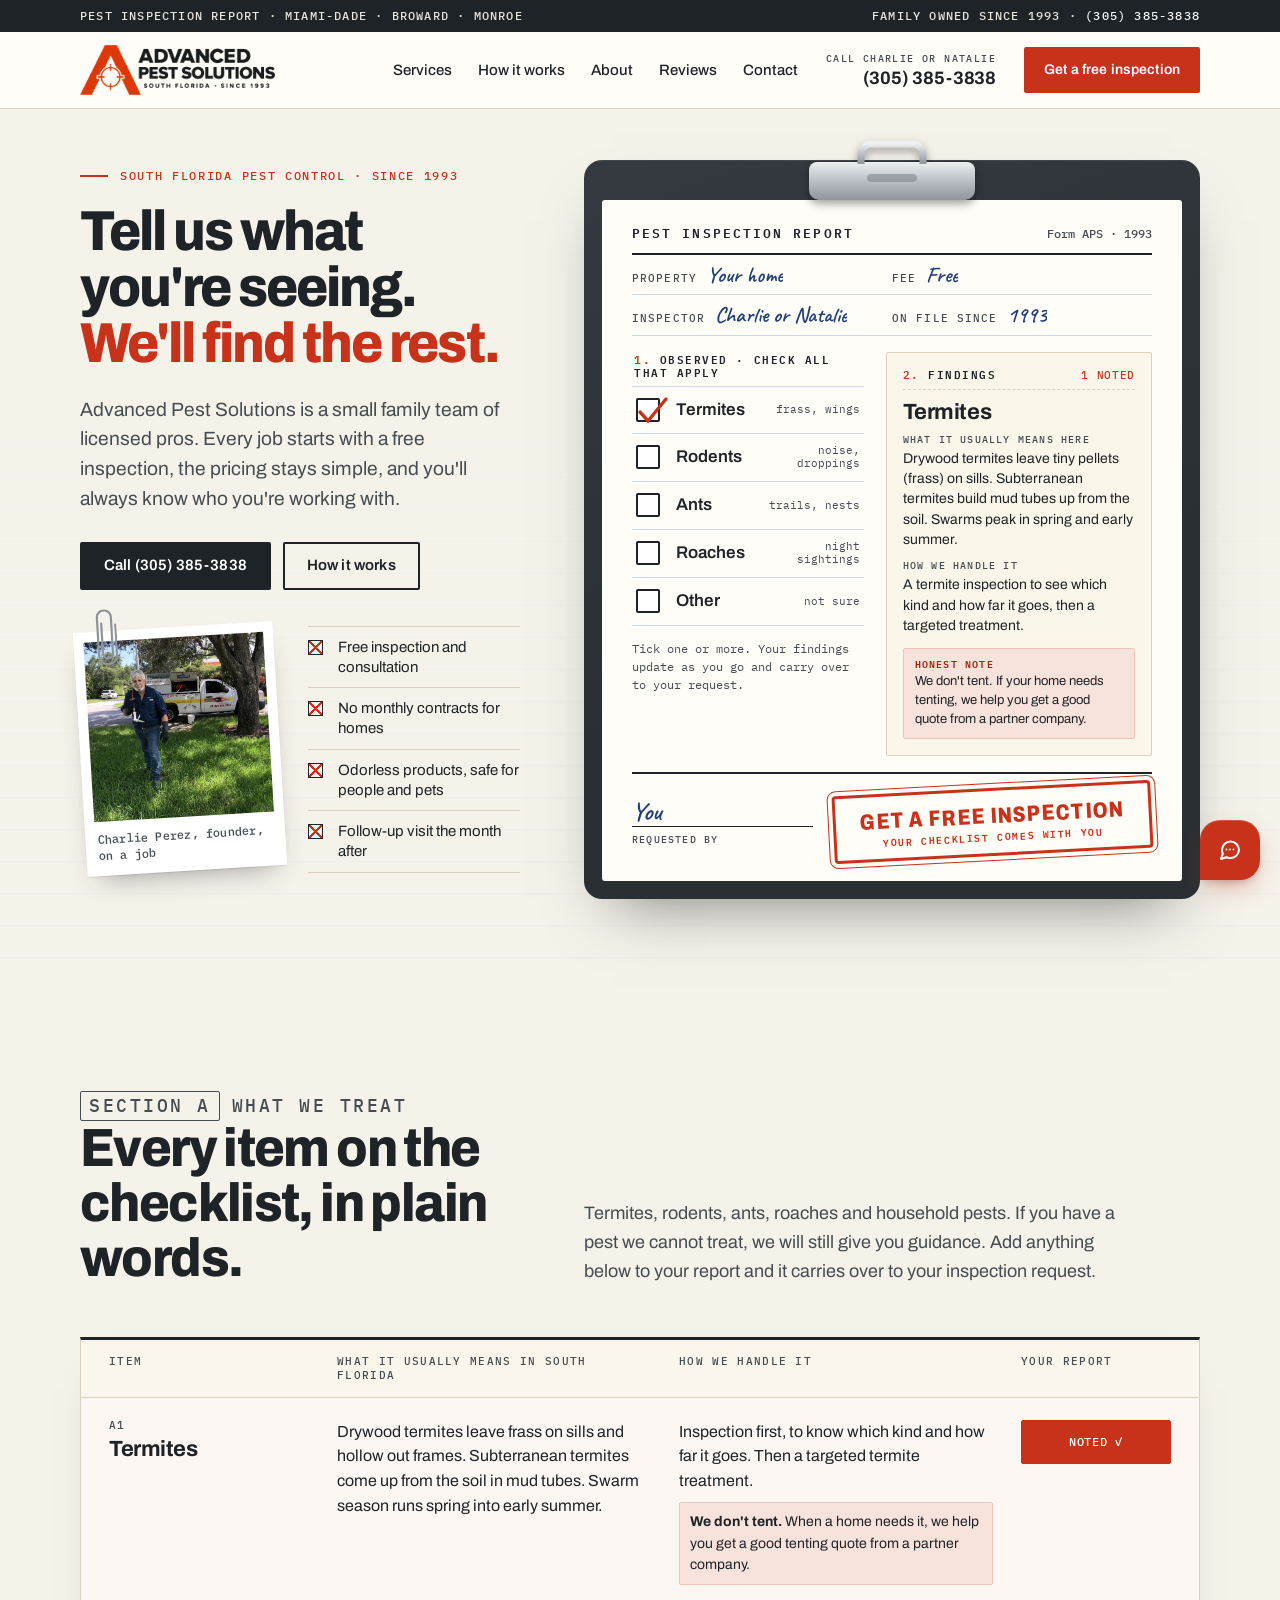
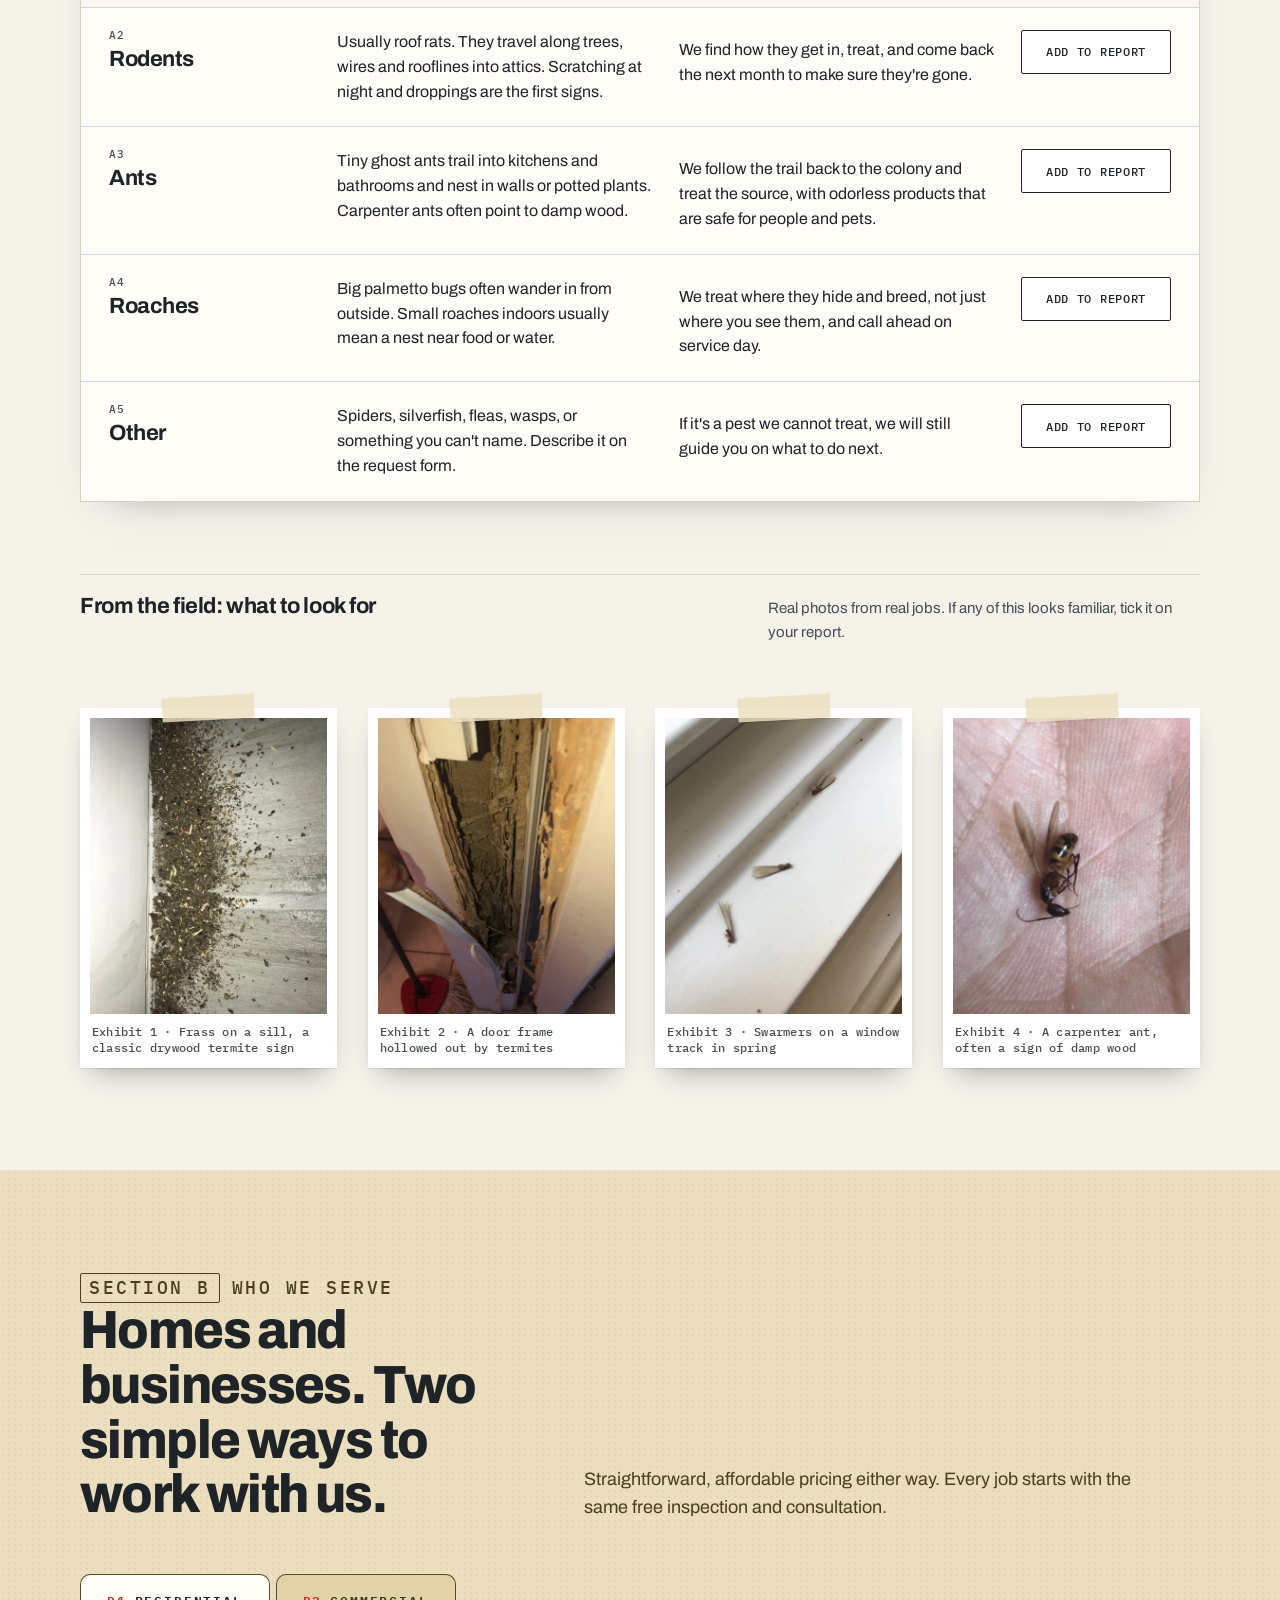
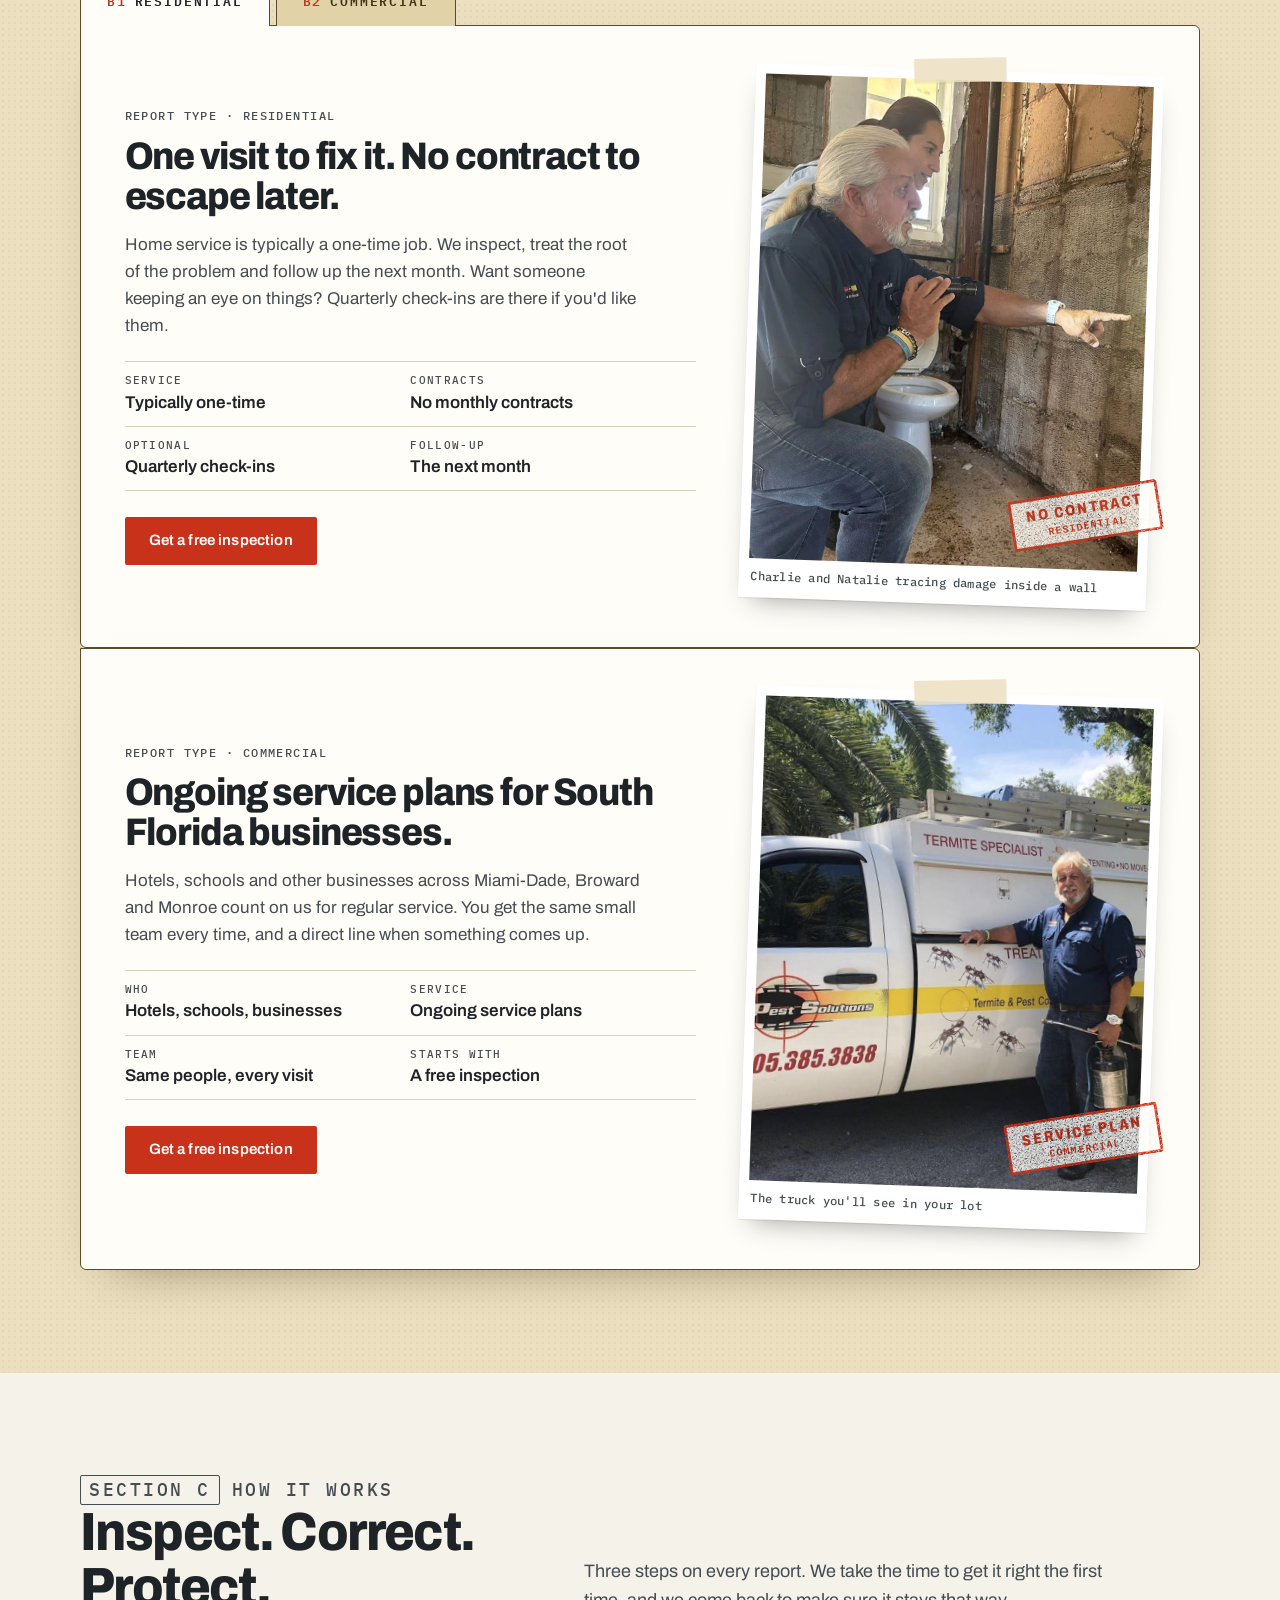
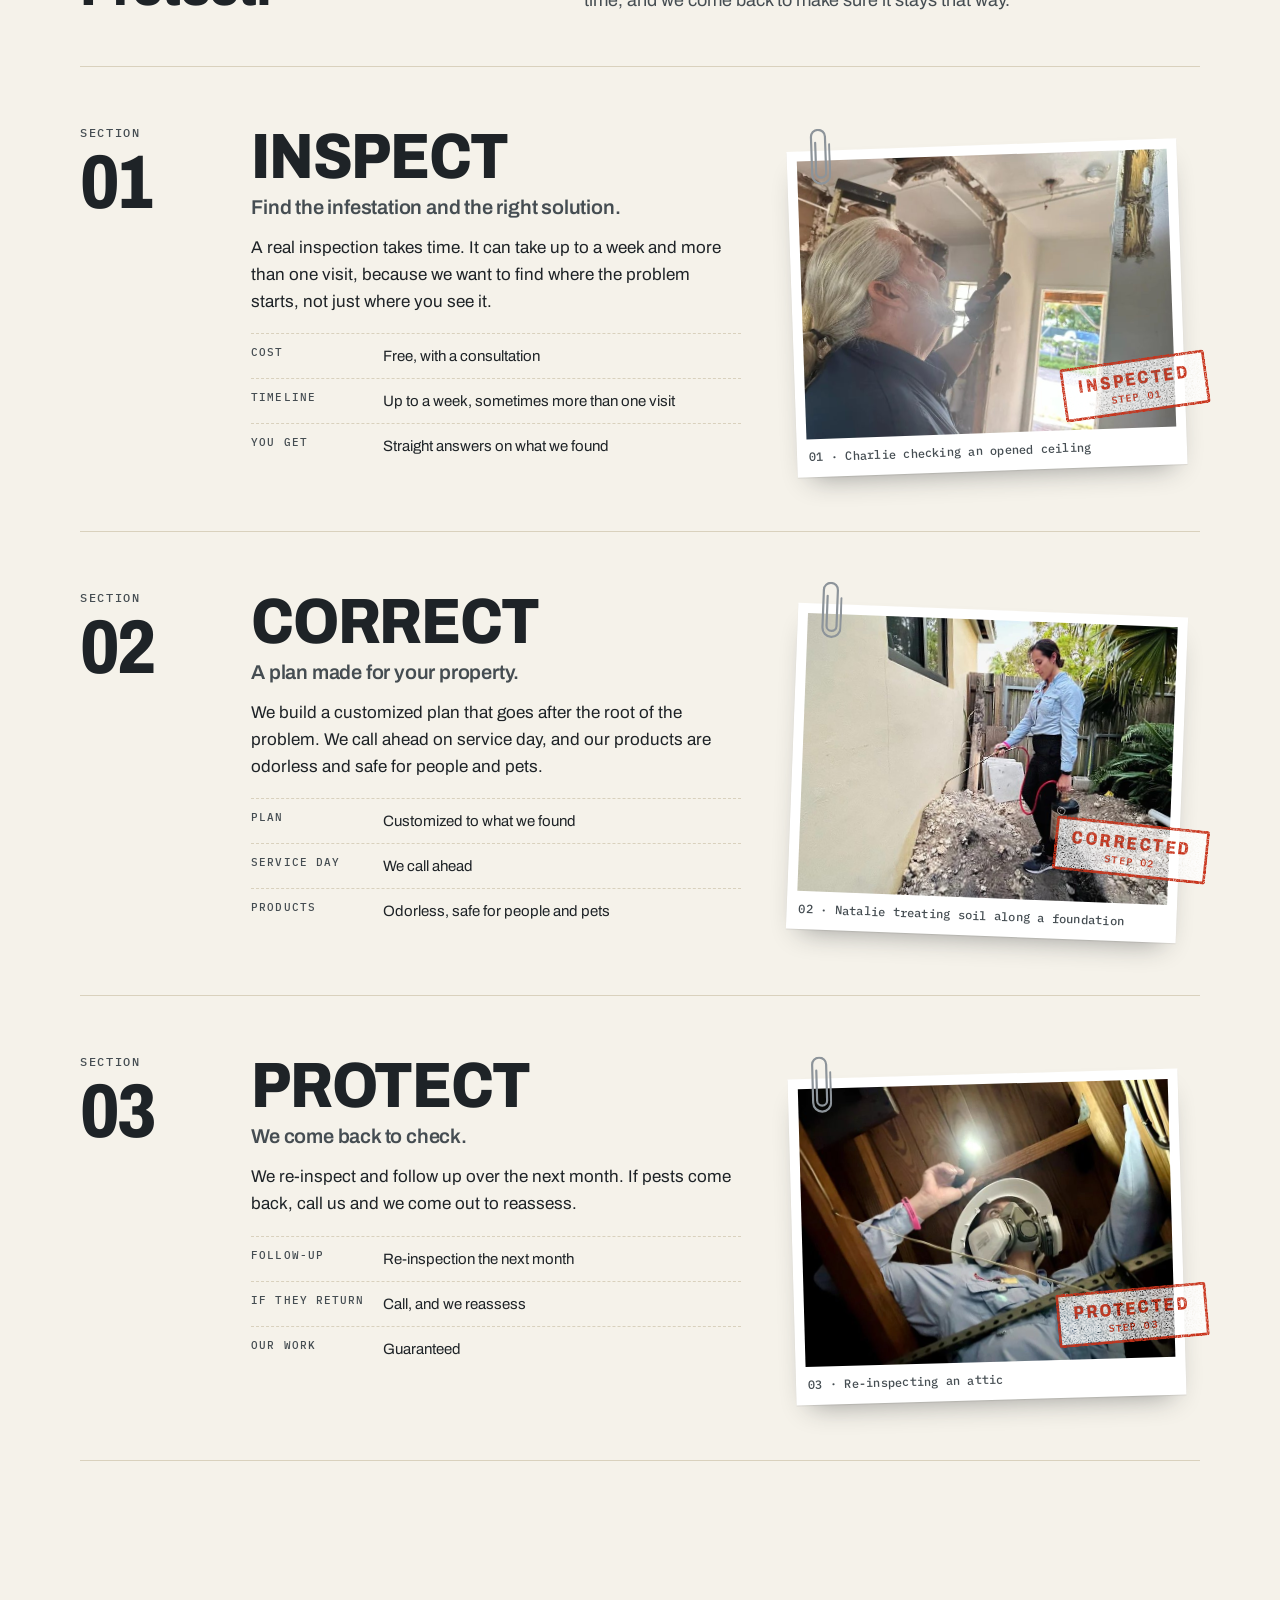
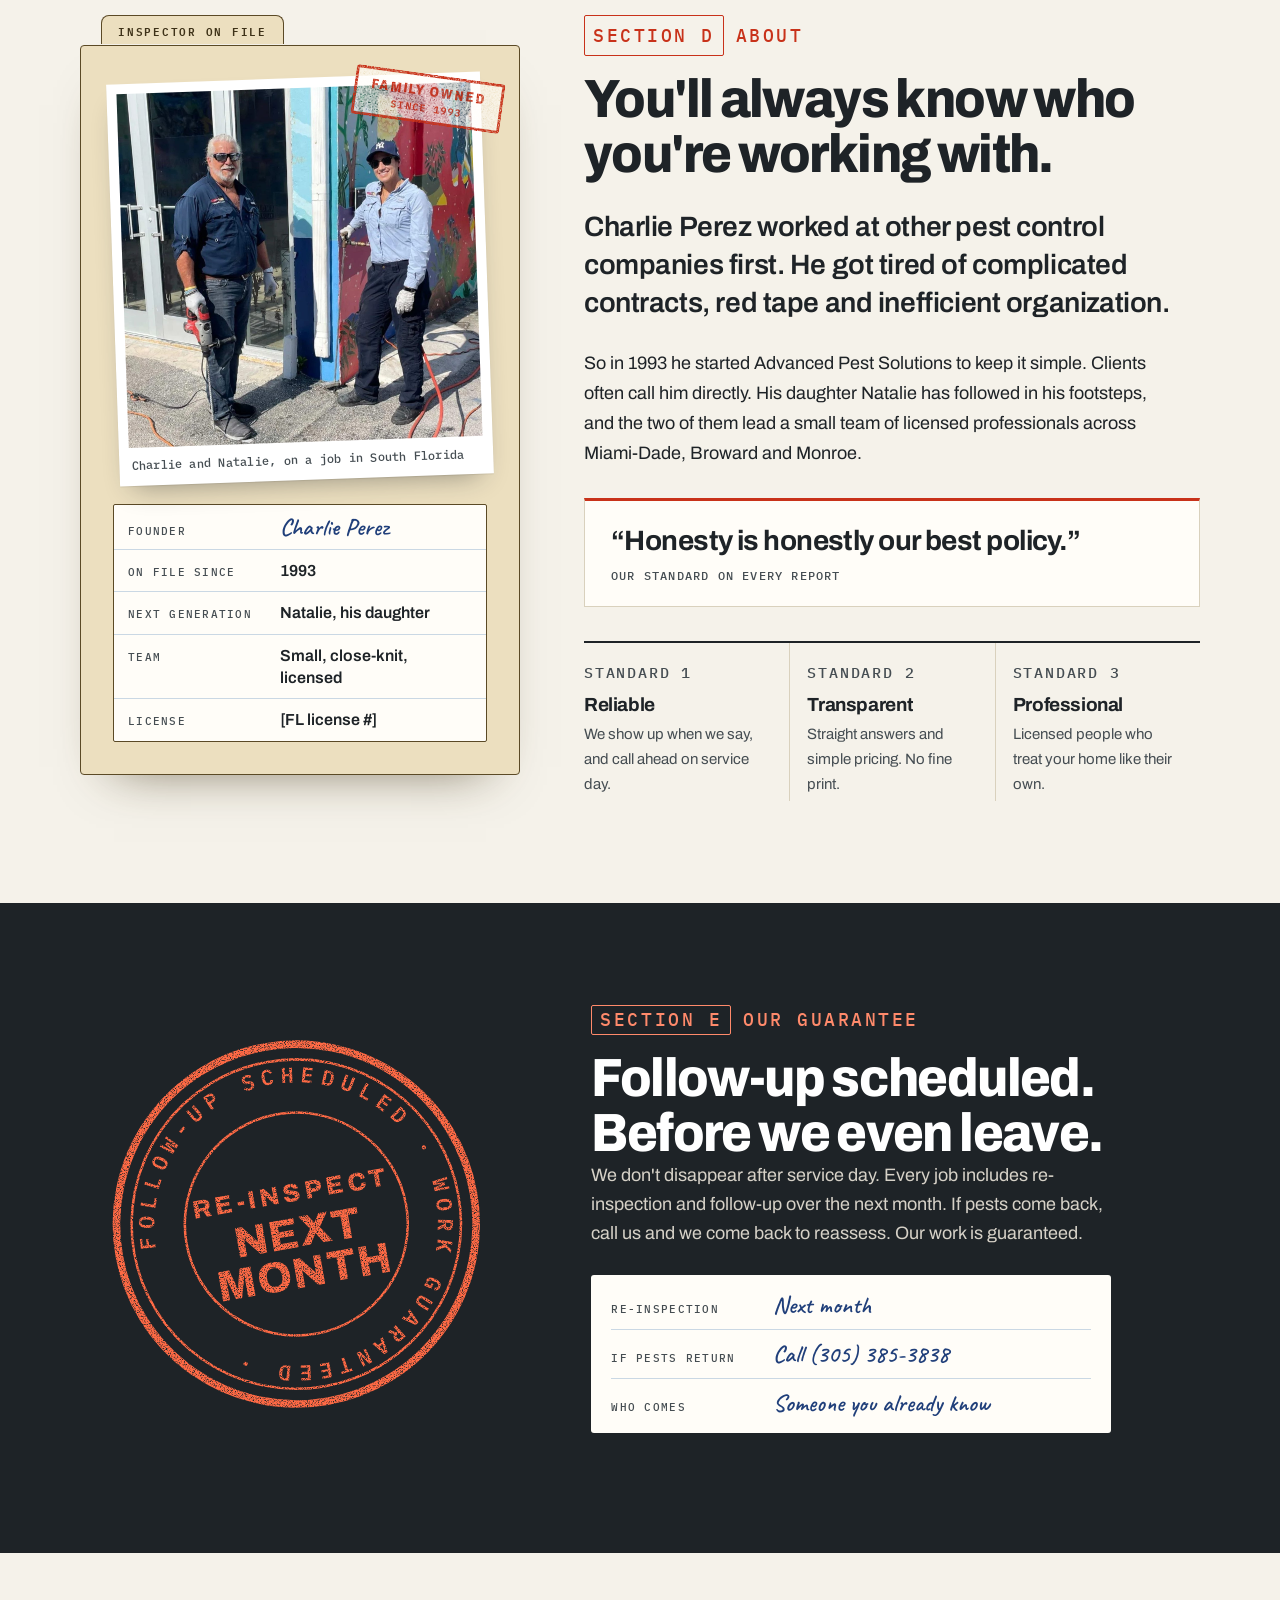
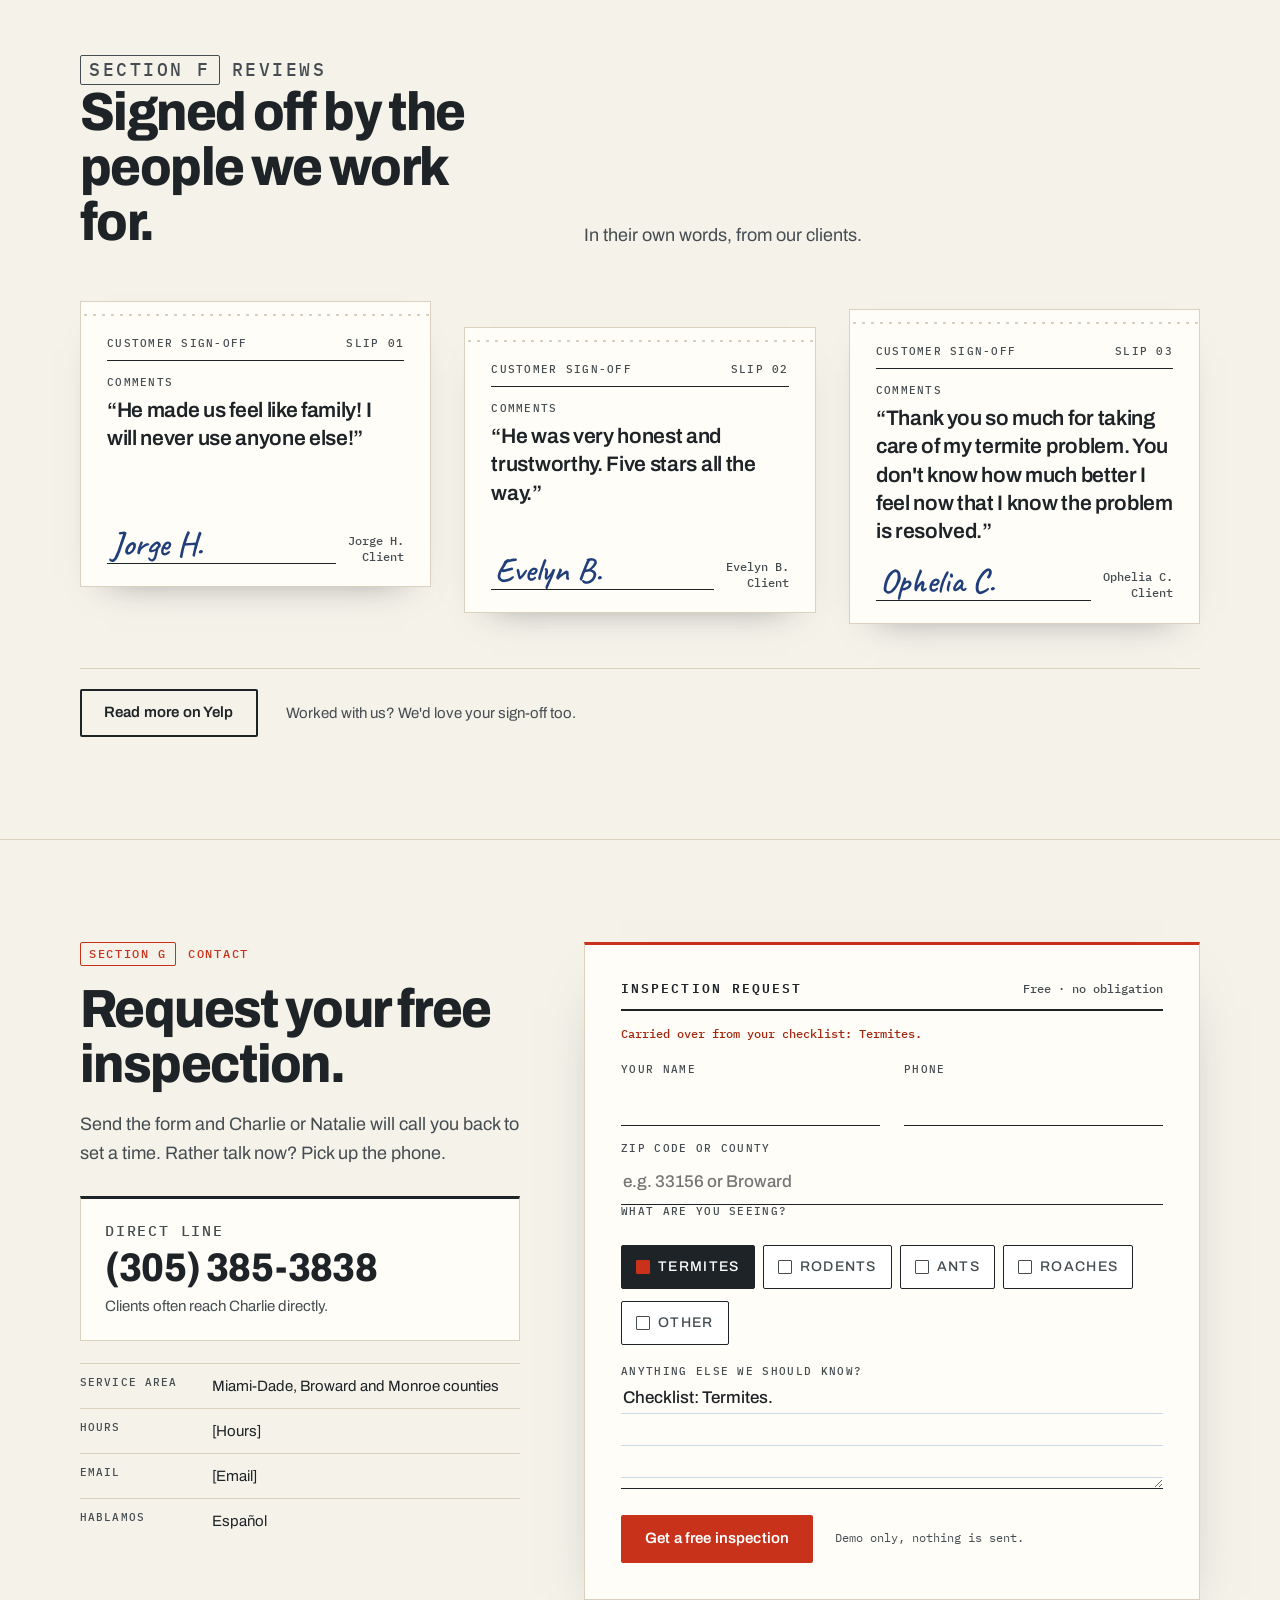
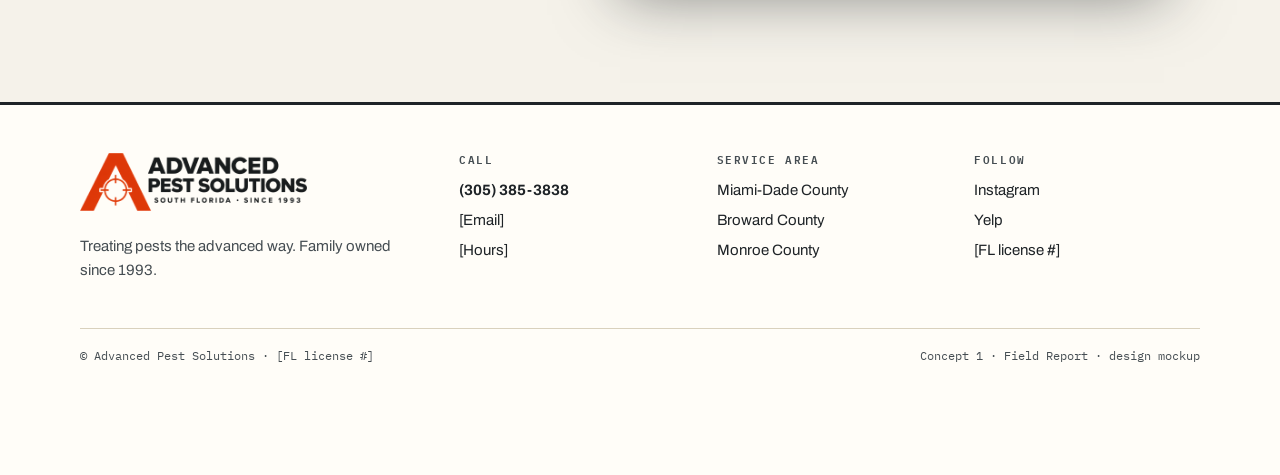
<file: field-report/index.html>
<!doctype html>
<html lang="en">
<head>
<meta charset="utf-8">
<meta name="viewport" content="width=device-width, initial-scale=1">
<title>Concept 1 · Field Report | Advanced Pest Solutions</title>
<meta name="description" content="Family owned pest control in Miami-Dade, Broward and Monroe since 1993. Every job starts with a free inspection.">
<meta name="robots" content="noindex">
<link rel="icon" href="data:image/svg+xml,%3Csvg xmlns='http://www.w3.org/2000/svg' viewBox='0 0 64 64'%3E%3Crect x='10' y='8' width='44' height='52' rx='4' fill='%23fffdf8' stroke='%231e2327' stroke-width='4'/%3E%3Crect x='22' y='3' width='20' height='10' rx='3' fill='%231e2327'/%3E%3Ccircle cx='32' cy='36' r='12' fill='none' stroke='%23c8321a' stroke-width='4'/%3E%3Cpath d='M32 20v32M16 36h32' stroke='%23c8321a' stroke-width='3'/%3E%3C/svg%3E">
<link rel="preconnect" href="https://fonts.googleapis.com">
<link rel="preconnect" href="https://fonts.gstatic.com" crossorigin>
<link rel="stylesheet" href="https://fonts.googleapis.com/css2?family=Archivo:wdth,wght@62..125,400..800&family=IBM+Plex+Mono:wght@400;500;600&family=Caveat:wght@500;600&display=swap">
<link rel="stylesheet" href="../assets/motion.css">
<style>
:root{
  --paper:#f5f2ea;--sheet:#fffdf8;--manila:#ecdfbf;--manila-2:#e2d2a8;--manila-ink:#5b4a26;
  --ink:#1e2327;--ink-2:#454d52;--rule:#d9d1bd;--rule-blue:#cad8e4;--pen:#203f7a;
  --stamp:#c8321a;--stamp-deep:#a3260f;--stamp-soft:#f7e3dc;--orange:#ff430d;--board:#2a2f33;
  --mono:'IBM Plex Mono',ui-monospace,Menlo,monospace;--sans:'Archivo',system-ui,-apple-system,'Segoe UI',sans-serif;--hand:'Caveat','Bradley Hand',cursive;
  --wrap:1200px;--gut:clamp(16px,4vw,40px);
  --ink-mask:url("data:image/svg+xml;utf8,<svg xmlns='http://www.w3.org/2000/svg' width='240' height='240'><filter id='n'><feTurbulence type='fractalNoise' baseFrequency='.85' numOctaves='2' seed='7'/><feColorMatrix values='0 0 0 0 0  0 0 0 0 0  0 0 0 0 0  3.4 0 0 0 -0.75'/></filter><rect width='100%' height='100%' filter='url(%23n)'/></svg>");
}
*{box-sizing:border-box}
html{scroll-behavior:smooth;scroll-padding-top:96px}
body{margin:0;background:var(--paper);color:var(--ink);font:400 17px/1.6 var(--sans);-webkit-font-smoothing:antialiased;text-rendering:optimizeLegibility}
img{display:block;max-width:100%;height:auto}
a{color:inherit}
p{margin:0 0 1em}
h1,h2,h3,h4{margin:0;font-family:var(--sans);letter-spacing:-.02em}
:focus-visible{outline:3px solid var(--stamp);outline-offset:3px;border-radius:2px}
.wrap{max-width:var(--wrap);margin:0 auto;padding:0 var(--gut)}
.mono{font-family:var(--mono)}
.label{font:500 12px/1.3 var(--mono);letter-spacing:.12em;text-transform:uppercase;color:var(--ink-2)}
.sr{position:absolute;width:1px;height:1px;overflow:hidden;clip:rect(0 0 0 0);white-space:nowrap}
.skip{position:absolute;left:12px;top:-60px;background:var(--ink);color:#fff;padding:10px 14px;z-index:100;font:500 14px var(--mono)}
.skip:focus{top:12px}

/* buttons */
.btn{display:inline-flex;align-items:center;justify-content:center;gap:10px;min-height:48px;padding:12px 22px;border:2px solid var(--ink);background:var(--ink);color:#fff;font:600 15px/1 var(--sans);letter-spacing:.01em;text-decoration:none;cursor:pointer;border-radius:2px;transition:background .25s,color .25s,transform .25s}
.btn:hover{background:var(--stamp);border-color:var(--stamp)}
.btn.ghost{background:transparent;color:var(--ink)}
.btn.ghost:hover{background:var(--ink);color:#fff;border-color:var(--ink)}
.btn.red{background:var(--stamp);border-color:var(--stamp)}
.btn.red:hover{background:var(--stamp-deep);border-color:var(--stamp-deep)}

/* stamps */
.stamp{display:inline-flex;flex-direction:column;align-items:center;justify-content:center;gap:2px;color:var(--stamp);border:3px solid currentColor;outline:1.5px solid currentColor;outline-offset:3px;padding:8px 14px;font:800 15px/1 var(--sans);font-stretch:80%;letter-spacing:.14em;text-transform:uppercase;transform:rotate(var(--r,-6deg));-webkit-mask-image:var(--ink-mask);mask-image:var(--ink-mask);-webkit-mask-size:240px;mask-size:240px;border-radius:3px;white-space:nowrap;pointer-events:none;user-select:none}
.stamp small{font:600 10px/1.2 var(--mono);letter-spacing:.12em}

/* utility strip + header */
.strip{background:var(--ink);color:#e9e5dc;font:500 12px/1 var(--mono);letter-spacing:.1em;text-transform:uppercase}
.strip .wrap{display:flex;justify-content:space-between;gap:16px;padding-top:10px;padding-bottom:10px}
.strip a{color:#fff;text-decoration:none}
.site-head{position:sticky;top:0;z-index:40;background:rgba(255,253,248,.96);backdrop-filter:saturate(1.2) blur(8px);border-bottom:1px solid var(--rule);transition:box-shadow .3s}
.site-head.is-scrolled{box-shadow:0 8px 24px -16px rgba(30,35,39,.35)}
.head-row{display:flex;align-items:center;gap:28px;min-height:76px}
.logo{display:block;flex:none}
.logo img{height:50px;width:auto}
.nav{display:flex;gap:26px;margin-left:auto}
.nav a{font:500 15px/1 var(--sans);text-decoration:none;padding:14px 0;position:relative}
.nav a::after{content:"";position:absolute;left:0;right:0;bottom:8px;height:2px;background:var(--stamp);transform:scaleX(0);transform-origin:left;transition:transform .35s}
.nav a:hover::after,.nav a:focus-visible::after{transform:scaleX(1)}
.head-phone{display:flex;flex-direction:column;align-items:flex-end;text-decoration:none;line-height:1.1;padding:4px 0}
.head-phone span{font:500 10px/1 var(--mono);letter-spacing:.14em;text-transform:uppercase;color:var(--ink-2);margin-bottom:5px}
.head-phone b{font:700 18px/1 var(--sans);letter-spacing:-.01em}
.head-row .btn{min-height:46px;padding:10px 18px;font-size:14px}

/* hero */
.hero{padding:clamp(32px,4vw,52px) 0 clamp(56px,7vw,96px);background:
  linear-gradient(var(--paper),rgba(245,242,234,.6)),
  repeating-linear-gradient(0deg,transparent 0 31px,rgba(202,216,228,.45) 31px 32px)}
.hero-grid{display:grid;grid-template-columns:minmax(0,5fr) minmax(0,7fr);gap:clamp(32px,5vw,72px);align-items:start}
.hero-copy{padding-top:8px}
.kicker{display:flex;align-items:center;gap:12px;font:500 12px/1.3 var(--mono);letter-spacing:.14em;text-transform:uppercase;color:var(--stamp)}
.kicker::before{content:"";width:28px;height:2px;background:currentColor}
h1{font-weight:800;font-stretch:92%;font-size:clamp(40px,4.4vw,64px);line-height:1;letter-spacing:-.035em;margin:20px 0 22px}
h1 em{font-style:normal;color:var(--stamp)}
.lede{font-size:clamp(18px,1.5vw,20px);line-height:1.55;color:var(--ink-2);max-width:40ch;margin-bottom:28px}
.hero-actions{display:flex;flex-wrap:wrap;gap:12px;align-items:center;margin-bottom:36px}
.hero-attach{display:grid;grid-template-columns:200px 1fr;gap:28px;align-items:center}
.facts{list-style:none;margin:0;padding:0;font-size:15px}
.facts li{display:grid;grid-template-columns:22px 1fr;gap:8px;padding:10px 0;border-top:1px solid var(--rule);line-height:1.35}
.facts li:last-child{border-bottom:1px solid var(--rule)}
.facts li::before{content:"";width:13px;height:13px;margin-top:3px;border:1.5px solid var(--ink);background:linear-gradient(45deg,transparent 44%,var(--stamp) 44% 56%,transparent 56%),linear-gradient(-45deg,transparent 44%,var(--stamp) 44% 56%,transparent 56%)}

/* polaroids */
.polaroid{position:relative;margin:0;background:#fff;padding:10px 10px 0;box-shadow:0 1px 1px rgba(0,0,0,.08),0 14px 28px -14px rgba(30,35,39,.45);transform:rotate(var(--r,-3deg))}
.polaroid img{width:100%;aspect-ratio:var(--ar,1/1);object-fit:cover;object-position:var(--pos,center)}
.polaroid figcaption{font:500 12px/1.35 var(--mono);color:var(--ink-2);padding:10px 2px 12px;letter-spacing:.02em}
.clip{position:absolute;top:-22px;left:22px;width:22px;height:58px;z-index:2}
.tape{position:absolute;top:-12px;left:50%;width:92px;height:24px;margin-left:-46px;background:rgba(236,223,191,.82);transform:rotate(-3deg);box-shadow:0 1px 2px rgba(0,0,0,.08)}

/* clipboard */
.board{position:relative;background:linear-gradient(160deg,#343a3f,var(--board) 60%);border-radius:18px;padding:40px clamp(10px,1.6vw,18px) clamp(10px,1.6vw,18px);box-shadow:0 30px 60px -30px rgba(30,35,39,.6),inset 0 1px 0 rgba(255,255,255,.08)}
.board-clip{position:absolute;top:-20px;left:50%;transform:translateX(-50%);width:190px;height:64px;filter:drop-shadow(0 4px 4px rgba(0,0,0,.35))}
.sheet{background:var(--sheet);border-radius:3px;padding:clamp(18px,2vw,26px) clamp(18px,2.4vw,30px);box-shadow:0 1px 0 rgba(0,0,0,.05)}
.sheet-head{display:flex;justify-content:space-between;align-items:baseline;gap:12px;padding-bottom:12px;border-bottom:2px solid var(--ink)}
.sheet-head h2{font:600 13px/1.2 var(--mono);letter-spacing:.16em;text-transform:uppercase}
.sheet-head span{font:500 12px/1 var(--mono);color:var(--ink-2)}
.fields{display:grid;grid-template-columns:1fr 1fr;margin:0 0 16px}
.fields div{padding:9px 0 7px;border-bottom:1px solid var(--rule-blue);display:flex;align-items:baseline;gap:10px;min-width:0}
.fields div:nth-child(odd){padding-right:16px}
.fields dt{font:500 11px/1 var(--mono);letter-spacing:.1em;text-transform:uppercase;color:var(--ink-2);flex:none}
.fields dd{margin:0;font:600 22px/1.05 var(--hand);color:var(--pen);white-space:nowrap;overflow:hidden;text-overflow:ellipsis}
.sheet-body{display:grid;grid-template-columns:minmax(0,1fr) minmax(0,1.15fr);gap:22px}
.part{font:600 11px/1.2 var(--mono);letter-spacing:.14em;text-transform:uppercase;margin:0 0 8px;color:var(--ink)}
.part b{color:var(--stamp);font-weight:600}
.checks{margin:0;padding:0;border:0}
.check{position:relative;display:grid;grid-template-columns:30px 1fr auto;align-items:center;gap:10px;min-height:48px;padding:6px 4px;border-bottom:1px solid var(--rule-blue);cursor:pointer;transition:background .2s}
.check:first-of-type{border-top:1px solid var(--rule-blue)}
.check:hover{background:#faf5ea}
.check input{position:absolute;opacity:0;width:1px;height:1px}
.box{width:24px;height:24px;border:2px solid var(--ink);border-radius:2px;position:relative;background:#fff}
.box svg{position:absolute;inset:-6px -8px -4px -4px;width:36px;height:34px;stroke:var(--stamp);stroke-width:3.4;fill:none;stroke-linecap:round;stroke-dasharray:60;stroke-dashoffset:60;transition:stroke-dashoffset .35s cubic-bezier(.16,1,.3,1)}
.check input:checked + .box svg{stroke-dashoffset:0}
.check input:focus-visible + .box{outline:3px solid var(--stamp);outline-offset:3px}
.check .nm{font:600 17px/1.1 var(--sans)}
.how-to{margin:14px 0 0;font:400 12px/1.5 var(--mono);color:var(--ink-2)}
html:not(.js) .how-to{display:none}
.check .hint{font:400 11px/1.2 var(--mono);color:var(--ink-2);text-align:right}

.findings{background:#fbf6ea;border:1px solid var(--rule);border-radius:2px;padding:14px 16px 16px;min-height:100%;display:flex;flex-direction:column}
.f-top{display:flex;justify-content:space-between;align-items:baseline;gap:8px;padding-bottom:8px;border-bottom:1px dashed var(--rule)}
.f-top .part{margin:0}
.f-count{font:500 11px/1 var(--mono);color:var(--stamp);letter-spacing:.06em;text-transform:uppercase}
.f-chips{display:flex;flex-wrap:wrap;gap:6px;margin:10px 0 2px}
.f-chips:empty{display:none}
.chip{min-height:30px;padding:4px 10px;border:1.5px solid var(--ink);border-radius:30px;background:#fff;font:500 12px/1 var(--mono);cursor:pointer;color:var(--ink)}
.chip[aria-pressed="true"]{background:var(--ink);color:#fff}
.f-body h3{font:700 22px/1.1 var(--sans);letter-spacing:-.02em;margin:10px 0 4px}
.f-body dl{margin:0;font-size:14px;line-height:1.45}
.f-body dt{font:500 10px/1.2 var(--mono);letter-spacing:.12em;text-transform:uppercase;color:var(--ink-2);margin-top:10px}
.f-body dd{margin:3px 0 0}
.f-note{margin:12px 0 0;padding:9px 11px;background:var(--stamp-soft);border:1px solid #ecc4b8;font-size:13px;line-height:1.45;border-radius:2px}
.f-note b{font:600 10px/1 var(--mono);letter-spacing:.12em;text-transform:uppercase;color:var(--stamp-deep);display:block;margin-bottom:4px}
.f-empty{color:var(--ink-2);font-size:14px;margin:12px 0 0}
.js .f-body.swap{animation:fin .45s cubic-bezier(.16,1,.3,1)}
@keyframes fin{from{opacity:0;transform:translateY(6px)}to{opacity:1;transform:none}}

.sheet-foot{display:flex;align-items:center;justify-content:space-between;gap:20px;margin-top:16px;padding-top:14px;border-top:2px solid var(--ink)}
.sign{flex:1;min-width:0}
.sign .sigline{display:block;border-bottom:1px solid var(--ink);height:30px;font:600 26px/30px var(--hand);color:var(--pen);overflow:visible}
.sign .label{display:block;margin-top:6px;font-size:10px}
.stamp-cta{position:relative;display:inline-flex;flex-direction:column;align-items:center;gap:4px;padding:14px 24px 12px;color:var(--stamp);background:transparent;border:3.5px solid var(--stamp);outline:1.5px solid var(--stamp);outline-offset:4px;border-radius:4px;text-decoration:none;transform:rotate(-3deg);transition:transform .25s cubic-bezier(.16,1,.3,1),background .25s,color .25s;font:800 22px/1 var(--sans);font-stretch:82%;letter-spacing:.06em;text-transform:uppercase;white-space:nowrap}
.stamp-cta small{font:600 10px/1 var(--mono);letter-spacing:.16em}
.stamp-cta:hover{background:var(--stamp);color:#fff;transform:rotate(-1deg) scale(1.02)}
.stamp-cta:active{transform:rotate(-1deg) scale(.97)}

/* sections */
section{position:relative}
.sec{padding:clamp(64px,8vw,112px) 0}
.sec-head{display:grid;grid-template-columns:minmax(0,5fr) minmax(0,7fr);gap:clamp(24px,5vw,72px);align-items:end;margin-bottom:clamp(32px,4vw,52px)}
.sec-tag{display:flex;align-items:center;gap:12px;font:500 12px/1 var(--mono);letter-spacing:.14em;text-transform:uppercase;color:var(--stamp);margin-bottom:16px}
.sec-tag span{display:inline-block;padding:5px 8px;border:1.5px solid currentColor;border-radius:2px}
h2.big{font-weight:800;font-stretch:92%;font-size:clamp(34px,4.2vw,56px);line-height:1.02;letter-spacing:-.03em}
.sec-head p{color:var(--ink-2);margin:0;max-width:56ch;font-size:18px}

/* services ledger */
.ledger{background:var(--sheet);border:1px solid var(--rule);border-top:3px solid var(--ink);box-shadow:0 20px 40px -32px rgba(30,35,39,.5)}
.l-row{display:grid;grid-template-columns:200px minmax(0,1fr) minmax(0,1fr) 150px;gap:28px;padding:22px 28px;border-bottom:1px solid var(--rule-blue);align-items:start;transition:background .3s}
.l-row:last-child{border-bottom:0}
.l-row.l-hd{padding-top:14px;padding-bottom:14px;background:#faf6ec;border-bottom:1px solid var(--rule)}
.l-hd div{font:500 11px/1.3 var(--mono);letter-spacing:.12em;text-transform:uppercase;color:var(--ink-2)}
.l-row h3{font:700 22px/1.15 var(--sans);display:flex;flex-direction:column;gap:6px}
.l-row h3 small{font:500 11px/1 var(--mono);letter-spacing:.12em;color:var(--ink-2)}
.l-row p{margin:0;font-size:16px;line-height:1.55}
.l-row p + p{margin-top:8px}
.l-row .note{font-size:14px;padding:8px 10px;background:var(--stamp-soft);border:1px solid #ecc4b8;border-radius:2px}
.l-row.is-noted{background:#fdf7f3}
.toggle{width:100%;min-height:44px;display:inline-flex;align-items:center;justify-content:center;gap:8px;padding:8px 10px;border:1.5px solid var(--ink);background:#fff;color:var(--ink);font:500 12px/1.1 var(--mono);letter-spacing:.06em;text-transform:uppercase;border-radius:2px;cursor:pointer;transition:background .2s,color .2s}
.toggle:hover{background:var(--ink);color:#fff}
.toggle[aria-pressed="true"]{background:var(--stamp);border-color:var(--stamp);color:#fff}
.toggle[aria-pressed="true"]:hover{background:var(--stamp-deep);border-color:var(--stamp-deep)}
.toggle .on{display:none}
.toggle[aria-pressed="true"] .on{display:inline}
.toggle[aria-pressed="true"] .off{display:none}
.no-js-hint{font:400 12px/1.4 var(--mono);color:var(--ink-2)}
.js .no-js-hint{display:none}
html:not(.js) .toggle{display:none}

.exhibits{display:grid;grid-template-columns:repeat(4,minmax(0,1fr));gap:clamp(16px,2.4vw,32px);margin-top:clamp(40px,5vw,64px)}
.exhibits .polaroid{--ar:4/5}
.exhibits .polaroid:nth-child(1){--r:-2deg}.exhibits .polaroid:nth-child(2){--r:1.5deg}.exhibits .polaroid:nth-child(3){--r:-1deg}.exhibits .polaroid:nth-child(4){--r:2.2deg}
.ex-intro{display:flex;justify-content:space-between;align-items:baseline;gap:16px;margin-top:clamp(48px,6vw,72px);padding-top:18px;border-top:1px solid var(--rule)}
.ex-intro h3{font:700 22px/1.2 var(--sans)}
.ex-intro p{margin:0;color:var(--ink-2);font-size:15px;max-width:48ch}

/* tabs */
.serve{background:var(--manila);background-image:radial-gradient(rgba(91,74,38,.06) 1px,transparent 1px);background-size:6px 6px}
.serve .sec-tag{color:var(--stamp-deep)}
.serve .sec-head p{color:#4a3d22}
.tablist{display:flex;gap:6px;margin:0;padding:0 0 0 0}
.tab{position:relative;min-height:52px;padding:14px 26px 12px;border:1px solid var(--manila-ink);border-bottom:0;border-radius:10px 10px 0 0;background:var(--manila-2);color:#3e3218;font:600 13px/1 var(--mono);letter-spacing:.14em;text-transform:uppercase;cursor:pointer;top:1px}
.tab[aria-selected="true"]{background:var(--sheet);color:var(--ink);z-index:1}
.tab .n{color:var(--stamp);margin-right:8px}
.panel{background:var(--sheet);border:1px solid var(--manila-ink);border-radius:0 6px 6px 6px;padding:clamp(20px,3.4vw,44px);display:grid;grid-template-columns:minmax(0,7fr) minmax(0,5fr);gap:clamp(24px,4vw,56px);align-items:center;box-shadow:0 24px 48px -32px rgba(60,45,15,.6)}
html:not(.js) .panel + .panel{margin-top:20px;border-radius:6px}
.panel h3{font-weight:800;font-stretch:92%;font-size:clamp(28px,3vw,40px);line-height:1.05;letter-spacing:-.03em;margin:8px 0 14px}
.panel p{color:var(--ink-2);max-width:52ch}
.terms{margin:22px 0 26px;display:grid;grid-template-columns:1fr 1fr;border-top:1px solid var(--rule)}
.terms div{padding:12px 16px 12px 0;border-bottom:1px solid var(--rule)}
.terms dt{font:500 11px/1.2 var(--mono);letter-spacing:.12em;text-transform:uppercase;color:var(--ink-2);margin-bottom:4px}
.terms dd{margin:0;font-weight:600;font-size:17px;line-height:1.3}
.panel .photo{position:relative}
.panel .polaroid{--r:2deg;--ar:4/5}
.panel .stamp{position:absolute;z-index:3;right:-6px;bottom:62px;--r:-9deg;background:rgba(255,253,248,.85)}

/* method */
.method{background:var(--paper)}
.step{display:grid;grid-template-columns:120px minmax(0,6fr) minmax(0,5fr);gap:clamp(24px,4vw,56px);padding:clamp(36px,5vw,60px) 0;border-top:1px solid var(--rule);align-items:start}
.step:last-of-type{border-bottom:1px solid var(--rule)}
.step-no{align-self:start;font:500 12px/1 var(--mono);letter-spacing:.14em;text-transform:uppercase;color:var(--ink-2)}
.step-no b{display:block;font:800 76px/.9 var(--sans);font-stretch:80%;letter-spacing:-.04em;color:var(--ink);margin-top:10px}
.step h3{font-weight:800;font-stretch:88%;font-size:clamp(40px,5vw,68px);line-height:.95;letter-spacing:-.02em;margin:0 0 6px;text-transform:uppercase}
.step h4{font:600 20px/1.3 var(--sans);letter-spacing:-.01em;margin:0 0 14px;color:var(--ink-2)}
.step p{max-width:52ch}
.step ul{list-style:none;margin:18px 0 0;padding:0;max-width:52ch}
.step li{display:grid;grid-template-columns:120px 1fr;gap:12px;padding:10px 0;border-top:1px dashed var(--rule);font-size:15px}
.step li span{font:500 11px/1.6 var(--mono);letter-spacing:.1em;text-transform:uppercase;color:var(--ink-2)}
.step .photo{position:relative;padding:18px 18px 0 0}
.step .polaroid{--ar:4/3}
.step:nth-of-type(2) .polaroid{--r:2.2deg}
.step:nth-of-type(3) .polaroid{--r:-1.6deg}
.step .stamp{position:absolute;z-index:3;right:-8px;bottom:58px;font-size:18px;background:rgba(255,255,255,.82)}

/* inspector on file */
.file{display:grid;grid-template-columns:minmax(0,5fr) minmax(0,7fr);gap:clamp(28px,5vw,72px);align-items:start}
.card{position:relative;background:var(--manila);border:1px solid var(--manila-ink);border-radius:4px;padding:clamp(20px,2.6vw,32px);box-shadow:0 26px 50px -34px rgba(60,45,15,.7);margin-top:30px}
.card-tab{position:absolute;top:-31px;left:20px;background:var(--manila);border:1px solid var(--manila-ink);border-bottom:0;border-radius:8px 8px 0 0;padding:9px 16px 8px;font:600 11px/1 var(--mono);letter-spacing:.16em;text-transform:uppercase;color:#3e3218}
.card .polaroid{--r:-2deg;--ar:1/1;--pos:50% 18%;margin:0 0 24px}
.card dl{margin:0;background:var(--sheet);border:1px solid var(--manila-ink);border-radius:2px}
.card dl div{display:grid;grid-template-columns:140px 1fr;gap:12px;padding:10px 14px;border-bottom:1px solid var(--rule-blue);align-items:baseline}
.card dl div:last-child{border-bottom:0}
.card dt{font:500 10.5px/1.3 var(--mono);letter-spacing:.12em;text-transform:uppercase;color:var(--ink-2)}
.card dd{margin:0;font-weight:600;font-size:16px;line-height:1.35}
.card dd.hand{font:600 24px/1 var(--hand);color:var(--pen)}
.card .stamp{position:absolute;z-index:3;top:28px;right:16px;--r:8deg;background:rgba(255,253,248,.7);font-size:14px}
.story p{font-size:18px;line-height:1.65;max-width:58ch}
.story p.first{font-size:clamp(22px,2.2vw,28px);line-height:1.35;font-weight:600;letter-spacing:-.015em;color:var(--ink)}
.quote{margin:30px 0;padding:22px 26px;background:var(--sheet);border:1px solid var(--rule);border-top:3px solid var(--stamp);font-weight:700;font-size:clamp(22px,2.2vw,28px);line-height:1.25;letter-spacing:-.02em}
.quote cite{display:block;margin-top:10px;font:500 12px/1.3 var(--mono);font-style:normal;letter-spacing:.1em;text-transform:uppercase;color:var(--ink-2)}
.standards{display:grid;grid-template-columns:repeat(3,minmax(0,1fr));gap:0;border-top:2px solid var(--ink);margin-top:34px}
.standards div{padding:18px 18px 4px 0}
.standards div + div{padding-left:18px;border-inline-end:0;box-shadow:inset 1px 0 0 var(--rule)}
.standards h3{font:700 19px/1.2 var(--sans);margin:8px 0 6px}
.standards p{font-size:15px;color:var(--ink-2);margin:0}

/* follow-up */
.follow{background:var(--ink);color:#f1ede4;overflow:hidden}
.follow .wrap{display:grid;grid-template-columns:minmax(0,5fr) minmax(0,7fr);gap:clamp(32px,6vw,90px);align-items:center}
.seal{width:min(100%,380px);aspect-ratio:1;margin:0 auto;color:#ff6a45;transform:rotate(-10deg);-webkit-mask-image:var(--ink-mask);mask-image:var(--ink-mask);-webkit-mask-size:240px;mask-size:240px}
.seal svg{width:100%;height:100%}
.follow .sec-tag{color:#ff8a6b}
.follow h2{color:#fff}
.follow p{color:#d6d1c7;font-size:18px;max-width:52ch}
.slip{margin-top:28px;background:var(--sheet);color:var(--ink);border-radius:3px;padding:6px 20px;max-width:520px}
.slip div{display:grid;grid-template-columns:150px 1fr;gap:12px;padding:12px 0;border-bottom:1px solid var(--rule-blue);align-items:baseline}
.slip div:last-child{border-bottom:0}
.slip dt{font:500 10.5px/1.3 var(--mono);letter-spacing:.12em;text-transform:uppercase;color:var(--ink-2)}
.slip dd{margin:0;font:600 24px/1 var(--hand);color:var(--pen)}
.slip dd a{text-decoration:none}

/* reviews */
.slips{display:grid;grid-template-columns:repeat(3,minmax(0,1fr));gap:clamp(18px,2.6vw,34px);align-items:start}
.signoff{position:relative;background:var(--sheet);padding:30px 26px 22px;border:1px solid var(--rule);box-shadow:0 18px 36px -28px rgba(30,35,39,.55);transform:rotate(var(--r,0deg))}
.signoff::before{content:"";position:absolute;left:0;right:0;top:12px;height:2px;background:radial-gradient(circle,var(--rule) 1.2px,transparent 1.6px) 0 0/9px 2px repeat-x}
.signoff:nth-child(1){--r:-1deg}.signoff:nth-child(2){--r:.8deg;margin-top:26px}.signoff:nth-child(3){--r:-.5deg;margin-top:8px}
.so-head{display:flex;justify-content:space-between;font:500 10.5px/1 var(--mono);letter-spacing:.12em;text-transform:uppercase;color:var(--ink-2);padding:6px 0 12px;border-bottom:1px solid var(--ink)}
.so-label{font:500 10.5px/1 var(--mono);letter-spacing:.12em;text-transform:uppercase;color:var(--ink-2);margin:16px 0 8px}
.signoff blockquote{margin:0;font-weight:600;font-size:21px;line-height:1.35;letter-spacing:-.015em;min-height:5.4em}
.so-sign{display:flex;justify-content:space-between;align-items:flex-end;gap:12px;margin-top:18px}
.so-sign .s{flex:1;border-bottom:1px solid var(--ink);font:600 34px/1 var(--hand);color:var(--pen);padding:0 0 2px 4px}
.so-sign .who{font:500 12px/1.3 var(--mono);text-align:right;color:var(--ink-2)}
.rev-foot{display:flex;flex-wrap:wrap;gap:12px 28px;align-items:center;margin-top:44px;padding-top:20px;border-top:1px solid var(--rule)}
.rev-foot p{margin:0;color:var(--ink-2);font-size:15px}

/* contact */
.contact{background:var(--paper);border-top:1px solid var(--rule)}
.contact-grid{display:grid;grid-template-columns:minmax(0,5fr) minmax(0,7fr);gap:clamp(28px,5vw,72px);align-items:start}
.call-card{margin-top:28px;background:var(--sheet);border:1px solid var(--rule);border-top:3px solid var(--ink);padding:22px 24px}
.call-card a.ph{display:block;font:800 clamp(30px,3.2vw,40px)/1 var(--sans);font-stretch:90%;letter-spacing:-.02em;text-decoration:none;margin:8px 0 6px}
.call-card a.ph:hover{color:var(--stamp)}
.call-card p{margin:0;color:var(--ink-2);font-size:15px}
.meta{margin:22px 0 0;padding:0;list-style:none;font-size:15px}
.meta li{display:grid;grid-template-columns:120px 1fr;gap:12px;padding:10px 0;border-top:1px solid var(--rule)}
.meta li span{font:500 11px/1.6 var(--mono);letter-spacing:.1em;text-transform:uppercase;color:var(--ink-2)}
.form-sheet{position:relative;background:var(--sheet);border:1px solid var(--rule);border-top:3px solid var(--stamp);padding:clamp(20px,3vw,36px);box-shadow:0 30px 60px -36px rgba(30,35,39,.55)}
.form-sheet .sheet-head{margin-bottom:6px}
.carry{margin:14px 0 4px;font:500 12px/1.5 var(--mono);color:var(--stamp-deep);min-height:18px}
.form-grid{display:grid;grid-template-columns:1fr 1fr;gap:0 24px}
.fld{display:flex;flex-direction:column;padding-top:16px}
.fld.full{grid-column:1/-1}
.fld label,.fld legend{font:500 11px/1.2 var(--mono);letter-spacing:.12em;text-transform:uppercase;color:var(--ink-2);margin-bottom:4px;padding:0}
.fld input,.fld textarea{font:500 17px/1.4 var(--sans);color:var(--ink);background:transparent;border:0;border-bottom:1.5px solid var(--ink);border-radius:0;padding:10px 2px;min-height:46px;width:100%}
.fld textarea{min-height:96px;resize:vertical;background:repeating-linear-gradient(transparent 0 31px,var(--rule-blue) 31px 32px);line-height:32px;padding-top:0;border-bottom:1.5px solid var(--ink)}
.fld input:focus,.fld textarea:focus{outline:none;border-bottom-color:var(--stamp);box-shadow:0 2px 0 var(--stamp)}
fieldset.fld{border:0;margin:0;padding:16px 0 0;min-width:0}
.pest-opts{display:flex;flex-wrap:wrap;gap:8px;margin-top:6px}
.opt{position:relative}
.opt input{position:absolute;opacity:0;width:1px;height:1px}
.opt span{display:inline-flex;align-items:center;gap:8px;min-height:44px;padding:8px 14px;border:1.5px solid var(--ink);border-radius:2px;font:500 14px/1 var(--sans);cursor:pointer;background:#fff;transition:background .2s,color .2s}
.opt span::before{content:"";width:12px;height:12px;border:1.5px solid currentColor;border-radius:1px}
.opt input:checked + span{background:var(--ink);color:#fff}
.opt input:checked + span::before{background:var(--stamp);border-color:var(--stamp)}
.opt input:focus-visible + span{outline:3px solid var(--stamp);outline-offset:2px}
.form-foot{display:flex;flex-wrap:wrap;align-items:center;gap:14px 22px;margin-top:26px}
.fine{font:400 12px/1.4 var(--mono);color:var(--ink-2);margin:0}
.thanks{display:none;text-align:center;padding:30px 10px 16px}
.thanks .stamp{font-size:30px;padding:14px 26px;--r:-5deg;margin-bottom:26px}
.thanks h3{font-weight:800;font-size:30px;letter-spacing:-.02em;margin:0 0 10px}
.thanks p{color:var(--ink-2);max-width:44ch;margin:0 auto 10px}
.form-sheet.done form{display:none}
.form-sheet.done .thanks{display:block}

/* footer */
.foot{background:var(--sheet);border-top:3px solid var(--ink);padding:48px 0 110px;font-size:15px}
.foot-grid{display:grid;grid-template-columns:minmax(0,4fr) repeat(3,minmax(0,2.6fr));gap:32px}
.foot h4{font:600 11px/1 var(--mono);letter-spacing:.14em;text-transform:uppercase;color:var(--ink-2);margin:0 0 14px}
.foot p{margin:0 0 6px}
.foot a{text-decoration:none}
.foot a:hover{color:var(--stamp)}
.foot .logo img{height:58px}
.foot-base{display:flex;flex-wrap:wrap;justify-content:space-between;gap:12px;margin-top:40px;padding-top:18px;border-top:1px solid var(--rule);font:400 12px/1.5 var(--mono);color:var(--ink-2)}

@media (max-width:1180px){
  .nav{gap:18px}.head-phone span{display:none}
}
@media (max-width:1060px){
  .hero-grid,.sec-head,.file,.contact-grid,.follow .wrap{grid-template-columns:1fr}
  .hero-copy{max-width:640px}
  .l-row{grid-template-columns:160px minmax(0,1fr) minmax(0,1fr);gap:20px}
  .l-row > :last-child{grid-column:1/-1;max-width:240px}
  .l-hd > :last-child{display:none}
  .step{grid-template-columns:90px minmax(0,1fr) minmax(0,1fr)}
  .card{max-width:560px}
  .seal{width:min(70vw,300px)}
}
@media (max-width:900px){
  .nav-row{border-top:1px solid var(--rule)}
  .head-row .nav{display:none}
  .head-row{gap:16px;min-height:64px}
  .head-row .head-phone{margin-left:auto}
  .mnav{display:flex!important}
  .exhibits{grid-template-columns:repeat(2,minmax(0,1fr))}
  .slips{grid-template-columns:1fr;max-width:560px}
  .signoff:nth-child(n){margin-top:0}
  .panel{grid-template-columns:1fr}
  .panel .photo{max-width:360px}
  .step{grid-template-columns:1fr;gap:20px}
  .step-no b{display:inline;font-size:44px;margin:0 0 0 10px}
  .step .photo{max-width:460px}
  .foot-grid{grid-template-columns:1fr 1fr}
}
.mnav{display:none;gap:4px;overflow-x:auto;scrollbar-width:none;padding:0 var(--gut);margin:0 calc(var(--gut)*-1)}
.mnav::-webkit-scrollbar{display:none}
.mnav a{flex:none;display:inline-flex;align-items:center;min-height:44px;padding:0 12px;font:500 14px/1 var(--sans);text-decoration:none}
.mnav a:first-child{padding-left:0}
@media (max-width:640px){
  body{font-size:16px}
  .strip .wrap span:first-child{display:none}
  .strip .wrap{justify-content:center}
  .logo img{height:38px}
  .head-row .btn{display:none}
  .head-phone b{font-size:17px}
  .hero-attach{grid-template-columns:1fr;gap:26px}
  .hero-attach .polaroid{display:none}
  .fields{grid-template-columns:1fr}
  .fields div:nth-child(odd){padding-right:0}
  .sheet-body{grid-template-columns:1fr}
  .sheet-foot{flex-direction:column;align-items:stretch;gap:26px}
  .stamp-cta{align-self:center;font-size:20px}
  .board-clip{width:150px}
  .l-row{grid-template-columns:1fr;gap:10px;padding:20px 18px}
  .l-hd{display:none!important}
  .l-row h3{flex-direction:row;align-items:baseline;justify-content:space-between}
  .l-row p::before{display:block;font:500 10.5px/1.2 var(--mono);letter-spacing:.12em;text-transform:uppercase;color:var(--ink-2);margin-bottom:4px}
  .l-row .means::before{content:"In South Florida"}
  .l-row .how::before{content:"How we handle it"}
  .l-row > :last-child{max-width:none}
  .ex-intro{flex-direction:column}
  .tab{padding:14px 14px 12px;font-size:12px;letter-spacing:.08em;flex:1}
  .terms{grid-template-columns:1fr}
  .step li{grid-template-columns:1fr;gap:2px}
  .card dl div{grid-template-columns:1fr;gap:4px}
  .standards{grid-template-columns:1fr}
  .standards div + div{padding-left:0;box-shadow:inset 0 1px 0 var(--rule)}
  .slip div{grid-template-columns:1fr;gap:4px}
  .form-grid{grid-template-columns:1fr}
  .meta li{grid-template-columns:1fr;gap:2px}
  .foot-grid{grid-template-columns:1fr}
}
@media (prefers-reduced-motion:reduce){
  html{scroll-behavior:auto}
  *,*::before,*::after{transition:none!important;animation:none!important}
  .box svg{stroke-dashoffset:0!important}
  .check input:not(:checked) + .box svg{opacity:0}
}
</style>
</head>
<body id="top">
<a class="skip" href="#main">Skip to content</a>

<div class="strip"><div class="wrap"><span>Pest inspection report · Miami-Dade · Broward · Monroe</span><span>Family owned since 1993 · <a href="tel:+13053853838">(305) 385-3838</a></span></div></div>

<header class="site-head" data-header>
  <div class="wrap">
    <div class="head-row">
      <a class="logo" href="#top" aria-label="Advanced Pest Solutions home"><img src="../assets/img/logo-target-a.png" width="1000" height="256" alt="Advanced Pest Solutions"></a>
      <nav class="nav" aria-label="Main">
        <a href="#services">Services</a><a href="#how">How it works</a><a href="#about">About</a><a href="#reviews">Reviews</a><a href="#contact">Contact</a>
      </nav>
      <a class="head-phone" href="tel:+13053853838"><span>Call Charlie or Natalie</span><b>(305) 385-3838</b></a>
      <a class="btn red" href="#contact">Get a free inspection</a>
    </div>
    <nav class="mnav" aria-label="Sections">
      <a href="#services">Services</a><a href="#how">How it works</a><a href="#about">About</a><a href="#reviews">Reviews</a><a href="#contact">Contact</a>
    </nav>
  </div>
</header>

<main id="main">

<!-- HERO -->
<section class="hero" aria-labelledby="h1">
  <div class="wrap hero-grid">
    <div class="hero-copy">
      <p class="kicker" data-load style="--d:80ms">South Florida pest control · Since 1993</p>
      <h1 id="h1"><span class="line"><span style="--d:120ms">Tell us what</span></span><span class="line"><span style="--d:200ms">you're seeing.</span></span><span class="line"><span style="--d:280ms"><em>We'll find the rest.</em></span></span></h1>
      <p class="lede" data-load style="--d:420ms">Advanced Pest Solutions is a small family team of licensed pros. Every job starts with a free inspection, the pricing stays simple, and you'll always know who you're working with.</p>
      <div class="hero-actions" data-load style="--d:520ms">
        <a class="btn" href="tel:+13053853838">Call (305) 385-3838</a>
        <a class="btn ghost" href="#how">How it works</a>
      </div>
      <div class="hero-attach" data-load style="--d:640ms">
        <figure class="polaroid" style="--r:-3.5deg;--ar:1/1;--pos:30% 30%">
          <svg class="clip" viewBox="0 0 22 58" aria-hidden="true"><path d="M7 14v30a5 5 0 0 0 10 0V8a7 7 0 0 0-14 0v38a9 9 0 0 0 18 0V16" fill="none" stroke="#8d949a" stroke-width="2.2" stroke-linecap="round"/></svg>
          <img src="../assets/img/hero-home.jpg" width="1500" height="1125" alt="Charlie Perez on a client's lawn with the Advanced Pest Solutions truck behind him">
          <figcaption>Charlie Perez, founder, on a job</figcaption>
        </figure>
        <ul class="facts">
          <li>Free inspection and consultation</li>
          <li>No monthly contracts for homes</li>
          <li>Odorless products, safe for people and pets</li>
          <li>Follow-up visit the month after</li>
        </ul>
      </div>
    </div>

    <div class="board" data-load style="--d:300ms">
      <svg class="board-clip" viewBox="0 0 190 64" aria-hidden="true">
        <defs><linearGradient id="metal" x1="0" y1="0" x2="0" y2="1"><stop offset="0" stop-color="#eef0f1"/><stop offset=".5" stop-color="#b9bfc4"/><stop offset="1" stop-color="#8e959b"/></linearGradient></defs>
        <path d="M20 22h150a8 8 0 0 1 8 8v20a10 10 0 0 1-10 10H22a10 10 0 0 1-10-10V30a8 8 0 0 1 8-8z" fill="url(#metal)"/>
        <path d="M64 24V14a10 10 0 0 1 10-10h42a10 10 0 0 1 10 10v10" fill="none" stroke="url(#metal)" stroke-width="7"/>
        <rect x="70" y="34" width="50" height="8" rx="4" fill="#7d858b" opacity=".55"/>
      </svg>
      <div class="sheet">
        <div class="sheet-head"><h2>Pest inspection report</h2><span>Form APS · 1993</span></div>
        <dl class="fields">
          <div><dt>Property</dt><dd>Your home</dd></div>
          <div><dt>Fee</dt><dd>Free</dd></div>
          <div><dt>Inspector</dt><dd>Charlie or Natalie</dd></div>
          <div><dt>On file since</dt><dd>1993</dd></div>
        </dl>
        <div class="sheet-body">
          <fieldset class="checks">
            <legend class="part"><b>1.</b> Observed · check all that apply</legend>
            <label class="check"><input type="checkbox" name="pest" value="termites" checked><span class="box"><svg viewBox="0 0 36 34" aria-hidden="true"><path d="M6 18l8 9L32 5"/></svg></span><span class="nm">Termites</span><span class="hint">frass, wings</span></label>
            <label class="check"><input type="checkbox" name="pest" value="rodents"><span class="box"><svg viewBox="0 0 36 34" aria-hidden="true"><path d="M6 18l8 9L32 5"/></svg></span><span class="nm">Rodents</span><span class="hint">noise, droppings</span></label>
            <label class="check"><input type="checkbox" name="pest" value="ants"><span class="box"><svg viewBox="0 0 36 34" aria-hidden="true"><path d="M6 18l8 9L32 5"/></svg></span><span class="nm">Ants</span><span class="hint">trails, nests</span></label>
            <label class="check"><input type="checkbox" name="pest" value="roaches"><span class="box"><svg viewBox="0 0 36 34" aria-hidden="true"><path d="M6 18l8 9L32 5"/></svg></span><span class="nm">Roaches</span><span class="hint">night sightings</span></label>
            <label class="check"><input type="checkbox" name="pest" value="other"><span class="box"><svg viewBox="0 0 36 34" aria-hidden="true"><path d="M6 18l8 9L32 5"/></svg></span><span class="nm">Other</span><span class="hint">not sure</span></label>
            <p class="how-to">Tick one or more. Your findings update as you go and carry over to your request.</p>
          </fieldset>
          <div class="findings" id="findings" aria-live="polite">
            <div class="f-top"><p class="part"><b>2.</b> Findings</p><span class="f-count" id="fCount">1 noted</span></div>
            <div class="f-chips" id="fChips"></div>
            <div class="f-body" id="fBody">
              <h3>Termites</h3>
              <dl>
                <dt>What it usually means here</dt>
                <dd>Drywood termites leave tiny pellets (frass) on sills. Subterranean termites build mud tubes up from the soil. Swarms peak in spring and early summer.</dd>
                <dt>How we handle it</dt>
                <dd>A termite inspection to see which kind and how far it goes, then a targeted treatment.</dd>
              </dl>
              <p class="f-note"><b>Honest note</b>We don't tent. If your home needs tenting, we help you get a good quote from a partner company.</p>
            </div>
          </div>
        </div>
        <div class="sheet-foot">
          <div class="sign"><span class="sigline" aria-hidden="true">You</span><span class="label">Requested by</span></div>
          <a class="stamp-cta" href="#contact" id="heroCta">Get a free inspection<small>Your checklist comes with you</small></a>
        </div>
      </div>
    </div>
  </div>
</section>

<!-- SERVICES -->
<section class="sec" id="services" aria-labelledby="svc-h">
  <div class="wrap">
    <div class="sec-head">
      <div>
        <p class="sec-tag"><span>Section A</span> What we treat</p>
        <h2 class="big" id="svc-h">Every item on the checklist, in plain words.</h2>
      </div>
      <p>Termites, rodents, ants, roaches and household pests. If you have a pest we cannot treat, we will still give you guidance. Add anything below to your report and it carries over to your inspection request.</p>
    </div>

    <div class="ledger" role="list">
      <div class="l-row l-hd" aria-hidden="true"><div>Item</div><div>What it usually means in South Florida</div><div>How we handle it</div><div>Your report</div></div>
      <div class="l-row" role="listitem" data-pest="termites">
        <h3><small>A1</small>Termites</h3>
        <p class="means">Drywood termites leave frass on sills and hollow out frames. Subterranean termites come up from the soil in mud tubes. Swarm season runs spring into early summer.</p>
        <div class="how-col"><p class="how">Inspection first, to know which kind and how far it goes. Then a targeted termite treatment.</p><p class="note"><b>We don't tent.</b> When a home needs it, we help you get a good tenting quote from a partner company.</p></div>
        <div><button class="toggle" type="button" data-toggle="termites" aria-pressed="false"><span class="off">Add to report</span><span class="on">Noted ✓</span></button></div>
      </div>
      <div class="l-row" role="listitem" data-pest="rodents">
        <h3><small>A2</small>Rodents</h3>
        <p class="means">Usually roof rats. They travel along trees, wires and rooflines into attics. Scratching at night and droppings are the first signs.</p>
        <p class="how">We find how they get in, treat, and come back the next month to make sure they're gone.</p>
        <div><button class="toggle" type="button" data-toggle="rodents" aria-pressed="false"><span class="off">Add to report</span><span class="on">Noted ✓</span></button></div>
      </div>
      <div class="l-row" role="listitem" data-pest="ants">
        <h3><small>A3</small>Ants</h3>
        <p class="means">Tiny ghost ants trail into kitchens and bathrooms and nest in walls or potted plants. Carpenter ants often point to damp wood.</p>
        <p class="how">We follow the trail back to the colony and treat the source, with odorless products that are safe for people and pets.</p>
        <div><button class="toggle" type="button" data-toggle="ants" aria-pressed="false"><span class="off">Add to report</span><span class="on">Noted ✓</span></button></div>
      </div>
      <div class="l-row" role="listitem" data-pest="roaches">
        <h3><small>A4</small>Roaches</h3>
        <p class="means">Big palmetto bugs often wander in from outside. Small roaches indoors usually mean a nest near food or water.</p>
        <p class="how">We treat where they hide and breed, not just where you see them, and call ahead on service day.</p>
        <div><button class="toggle" type="button" data-toggle="roaches" aria-pressed="false"><span class="off">Add to report</span><span class="on">Noted ✓</span></button></div>
      </div>
      <div class="l-row" role="listitem" data-pest="other">
        <h3><small>A5</small>Other</h3>
        <p class="means">Spiders, silverfish, fleas, wasps, or something you can't name. Describe it on the request form.</p>
        <p class="how">If it's a pest we cannot treat, we will still guide you on what to do next.</p>
        <div><button class="toggle" type="button" data-toggle="other" aria-pressed="false"><span class="off">Add to report</span><span class="on">Noted ✓</span></button><span class="no-js-hint">Mention it on the request form.</span></div>
      </div>
    </div>

    <div class="ex-intro">
      <h3>From the field: what to look for</h3>
      <p>Real photos from real jobs. If any of this looks familiar, tick it on your report.</p>
    </div>
    <div class="exhibits" data-stagger="90">
      <figure class="polaroid" data-reveal><div class="tape" aria-hidden="true"></div><img src="../assets/img/field-1.jpg" width="1000" height="1333" loading="lazy" alt="A pile of termite frass, small pellets, along a window sill"><figcaption>Exhibit 1 · Frass on a sill, a classic drywood termite sign</figcaption></figure>
      <figure class="polaroid" data-reveal><div class="tape" aria-hidden="true"></div><img src="../assets/img/field-2.jpg" width="1000" height="1333" loading="lazy" alt="A door frame eaten away by termites"><figcaption>Exhibit 2 · A door frame hollowed out by termites</figcaption></figure>
      <figure class="polaroid" data-reveal><div class="tape" aria-hidden="true"></div><img src="../assets/img/termite-swarmers.jpg" width="1000" height="1333" loading="lazy" alt="Termite swarmers with wings on a white window track"><figcaption>Exhibit 3 · Swarmers on a window track in spring</figcaption></figure>
      <figure class="polaroid" data-reveal><div class="tape" aria-hidden="true"></div><img src="../assets/img/carpenter-ant.jpg" width="1000" height="1333" loading="lazy" alt="Close-up of a carpenter ant"><figcaption>Exhibit 4 · A carpenter ant, often a sign of damp wood</figcaption></figure>
    </div>
  </div>
</section>

<!-- RESIDENTIAL / COMMERCIAL -->
<section class="sec serve" aria-labelledby="serve-h">
  <div class="wrap">
    <div class="sec-head">
      <div>
        <p class="sec-tag"><span>Section B</span> Who we serve</p>
        <h2 class="big" id="serve-h">Homes and businesses. Two simple ways to work with us.</h2>
      </div>
      <p>Straightforward, affordable pricing either way. Every job starts with the same free inspection and consultation.</p>
    </div>

    <div class="tablist" role="tablist" aria-label="Type of property">
      <button class="tab" role="tab" id="tab-res" aria-controls="panel-res" aria-selected="true"><span class="n">B1</span>Residential</button>
      <button class="tab" role="tab" id="tab-com" aria-controls="panel-com" aria-selected="false" tabindex="-1"><span class="n">B2</span>Commercial</button>
    </div>
    <div class="panel" role="tabpanel" id="panel-res" aria-labelledby="tab-res">
      <div>
        <p class="label">Report type · Residential</p>
        <h3>One visit to fix it. No contract to escape later.</h3>
        <p>Home service is typically a one-time job. We inspect, treat the root of the problem and follow up the next month. Want someone keeping an eye on things? Quarterly check-ins are there if you'd like them.</p>
        <dl class="terms">
          <div><dt>Service</dt><dd>Typically one-time</dd></div>
          <div><dt>Contracts</dt><dd>No monthly contracts</dd></div>
          <div><dt>Optional</dt><dd>Quarterly check-ins</dd></div>
          <div><dt>Follow-up</dt><dd>The next month</dd></div>
        </dl>
        <a class="btn red" href="#contact" data-type="Home">Get a free inspection</a>
      </div>
      <div class="photo">
        <figure class="polaroid" style="--pos:40% 8%"><div class="tape" aria-hidden="true"></div><img src="../assets/img/services-header.jpg" width="900" height="1176" loading="lazy" alt="Charlie points at termite damage in an opened wall while Natalie looks on"><figcaption>Charlie and Natalie tracing damage inside a wall</figcaption></figure>
        <span class="stamp" aria-hidden="true">No contract<small>Residential</small></span>
      </div>
    </div>
    <div class="panel" role="tabpanel" id="panel-com" aria-labelledby="tab-com">
      <div>
        <p class="label">Report type · Commercial</p>
        <h3>Ongoing service plans for South Florida businesses.</h3>
        <p>Hotels, schools and other businesses across Miami-Dade, Broward and Monroe count on us for regular service. You get the same small team every time, and a direct line when something comes up.</p>
        <dl class="terms">
          <div><dt>Who</dt><dd>Hotels, schools, businesses</dd></div>
          <div><dt>Service</dt><dd>Ongoing service plans</dd></div>
          <div><dt>Team</dt><dd>Same people, every visit</dd></div>
          <div><dt>Starts with</dt><dd>A free inspection</dd></div>
        </dl>
        <a class="btn red" href="#contact" data-type="Business">Get a free inspection</a>
      </div>
      <div class="photo">
        <figure class="polaroid" style="--pos:72% 30%"><div class="tape" aria-hidden="true"></div><img src="../assets/img/about-team.jpg" width="1320" height="988" loading="lazy" alt="Charlie beside the Advanced Pest Solutions truck with the phone number on the door"><figcaption>The truck you'll see in your lot</figcaption></figure>
        <span class="stamp" aria-hidden="true">Service plan<small>Commercial</small></span>
      </div>
    </div>
  </div>
</section>

<!-- METHOD -->
<section class="sec method" id="how" aria-labelledby="how-h">
  <div class="wrap">
    <div class="sec-head">
      <div>
        <p class="sec-tag"><span>Section C</span> How it works</p>
        <h2 class="big" id="how-h">Inspect. Correct. Protect.</h2>
      </div>
      <p>Three steps on every report. We take the time to get it right the first time, and we come back to make sure it stays that way.</p>
    </div>

    <article class="step" aria-labelledby="s1">
      <p class="step-no">Section<b>01</b></p>
      <div data-reveal>
        <h3 id="s1">Inspect</h3>
        <h4>Find the infestation and the right solution.</h4>
        <p>A real inspection takes time. It can take up to a week and more than one visit, because we want to find where the problem starts, not just where you see it.</p>
        <ul>
          <li><span>Cost</span>Free, with a consultation</li>
          <li><span>Timeline</span>Up to a week, sometimes more than one visit</li>
          <li><span>You get</span>Straight answers on what we found</li>
        </ul>
      </div>
      <div class="photo" data-reveal style="--d:120ms">
        <figure class="polaroid" style="--r:-2deg;--pos:30% 40%"><svg class="clip" viewBox="0 0 22 58" aria-hidden="true"><path d="M7 14v30a5 5 0 0 0 10 0V8a7 7 0 0 0-14 0v38a9 9 0 0 0 18 0V16" fill="none" stroke="#8d949a" stroke-width="2.2" stroke-linecap="round"/></svg><img src="../assets/img/step-inspect.jpg" width="750" height="563" loading="lazy" alt="Charlie inspects an opened ceiling with a flashlight"><figcaption>01 · Charlie checking an opened ceiling</figcaption></figure>
        <span class="stamp" style="--r:-8deg" aria-hidden="true">Inspected<small>Step 01</small></span>
      </div>
    </article>

    <article class="step" aria-labelledby="s2">
      <p class="step-no">Section<b>02</b></p>
      <div data-reveal>
        <h3 id="s2">Correct</h3>
        <h4>A plan made for your property.</h4>
        <p>We build a customized plan that goes after the root of the problem. We call ahead on service day, and our products are odorless and safe for people and pets.</p>
        <ul>
          <li><span>Plan</span>Customized to what we found</li>
          <li><span>Service day</span>We call ahead</li>
          <li><span>Products</span>Odorless, safe for people and pets</li>
        </ul>
      </div>
      <div class="photo" data-reveal style="--d:120ms">
        <figure class="polaroid" style="--pos:60% 30%"><svg class="clip" viewBox="0 0 22 58" aria-hidden="true"><path d="M7 14v30a5 5 0 0 0 10 0V8a7 7 0 0 0-14 0v38a9 9 0 0 0 18 0V16" fill="none" stroke="#8d949a" stroke-width="2.2" stroke-linecap="round"/></svg><img src="../assets/img/step-correct.jpg" width="750" height="563" loading="lazy" alt="Natalie treats the soil beside a house"><figcaption>02 · Natalie treating soil along a foundation</figcaption></figure>
        <span class="stamp" style="--r:6deg" aria-hidden="true">Corrected<small>Step 02</small></span>
      </div>
    </article>

    <article class="step" aria-labelledby="s3">
      <p class="step-no">Section<b>03</b></p>
      <div data-reveal>
        <h3 id="s3">Protect</h3>
        <h4>We come back to check.</h4>
        <p>We re-inspect and follow up over the next month. If pests come back, call us and we come out to reassess.</p>
        <ul>
          <li><span>Follow-up</span>Re-inspection the next month</li>
          <li><span>If they return</span>Call, and we reassess</li>
          <li><span>Our work</span>Guaranteed</li>
        </ul>
      </div>
      <div class="photo" data-reveal style="--d:120ms">
        <figure class="polaroid" style="--pos:50% 35%"><svg class="clip" viewBox="0 0 22 58" aria-hidden="true"><path d="M7 14v30a5 5 0 0 0 10 0V8a7 7 0 0 0-14 0v38a9 9 0 0 0 18 0V16" fill="none" stroke="#8d949a" stroke-width="2.2" stroke-linecap="round"/></svg><img src="../assets/img/step-protect.jpg" width="750" height="563" loading="lazy" alt="A technician in a respirator inspects an attic with a flashlight"><figcaption>03 · Re-inspecting an attic</figcaption></figure>
        <span class="stamp" style="--r:-5deg" aria-hidden="true">Protected<small>Step 03</small></span>
      </div>
    </article>
  </div>
</section>

<!-- ABOUT -->
<section class="sec" id="about" aria-labelledby="about-h" style="padding-top:clamp(32px,4vw,56px)">
  <div class="wrap file">
    <div class="card" data-reveal>
      <span class="card-tab">Inspector on file</span>
      <span class="stamp" aria-hidden="true">Family owned<small>Since 1993</small></span>
      <figure class="polaroid"><img src="../assets/img/charlie-natalie.jpg" width="1200" height="1260" loading="lazy" alt="Charlie and Natalie in their uniforms in front of a colorful mural"><figcaption>Charlie and Natalie, on a job in South Florida</figcaption></figure>
      <dl>
        <div><dt>Founder</dt><dd class="hand">Charlie Perez</dd></div>
        <div><dt>On file since</dt><dd>1993</dd></div>
        <div><dt>Next generation</dt><dd>Natalie, his daughter</dd></div>
        <div><dt>Team</dt><dd>Small, close-knit, licensed</dd></div>
        <div><dt>License</dt><dd>[FL license #]</dd></div>
      </dl>
    </div>
    <div class="story">
      <p class="sec-tag"><span>Section D</span> About</p>
      <h2 class="big" id="about-h" style="margin-bottom:26px">You'll always know who you're working with.</h2>
      <p class="first">Charlie Perez worked at other pest control companies first. He got tired of complicated contracts, red tape and inefficient organization.</p>
      <p>So in 1993 he started Advanced Pest Solutions to keep it simple. Clients often call him directly. His daughter Natalie has followed in his footsteps, and the two of them lead a small team of licensed professionals across Miami-Dade, Broward and Monroe.</p>
      <blockquote class="quote">“Honesty is honestly our best policy.”<cite>Our standard on every report</cite></blockquote>
      <div class="standards">
        <div><p class="label">Standard 1</p><h3>Reliable</h3><p>We show up when we say, and call ahead on service day.</p></div>
        <div><p class="label">Standard 2</p><h3>Transparent</h3><p>Straight answers and simple pricing. No fine print.</p></div>
        <div><p class="label">Standard 3</p><h3>Professional</h3><p>Licensed people who treat your home like their own.</p></div>
      </div>
    </div>
  </div>
</section>

<!-- GUARANTEE -->
<section class="sec follow" aria-labelledby="follow-h">
  <div class="wrap">
    <div class="seal" aria-hidden="true">
      <svg viewBox="0 0 300 300">
        <defs><path id="ring" d="M150 150m-112 0a112 112 0 1 1 224 0a112 112 0 1 1-224 0"/></defs>
        <circle cx="150" cy="150" r="142" fill="none" stroke="currentColor" stroke-width="6"/>
        <circle cx="150" cy="150" r="130" fill="none" stroke="currentColor" stroke-width="2"/>
        <circle cx="150" cy="150" r="88" fill="none" stroke="currentColor" stroke-width="2"/>
        <text font-family="IBM Plex Mono, monospace" font-weight="600" font-size="17" letter-spacing="5" fill="currentColor"><textPath href="#ring">FOLLOW-UP SCHEDULED · WORK GUARANTEED · </textPath></text>
        <text x="150" y="132" text-anchor="middle" font-family="Archivo, sans-serif" font-weight="800" font-size="20" letter-spacing="3" fill="currentColor">RE-INSPECT</text>
        <text x="150" y="168" text-anchor="middle" font-family="Archivo, sans-serif" font-weight="800" font-size="34" letter-spacing="1" fill="currentColor">NEXT</text>
        <text x="150" y="200" text-anchor="middle" font-family="Archivo, sans-serif" font-weight="800" font-size="34" letter-spacing="1" fill="currentColor">MONTH</text>
      </svg>
    </div>
    <div>
      <p class="sec-tag"><span>Section E</span> Our guarantee</p>
      <h2 class="big" id="follow-h">Follow-up scheduled. Before we even leave.</h2>
      <p>We don't disappear after service day. Every job includes re-inspection and follow-up over the next month. If pests come back, call us and we come back to reassess. Our work is guaranteed.</p>
      <dl class="slip">
        <div><dt>Re-inspection</dt><dd>Next month</dd></div>
        <div><dt>If pests return</dt><dd><a href="tel:+13053853838">Call (305) 385-3838</a></dd></div>
        <div><dt>Who comes</dt><dd>Someone you already know</dd></div>
      </dl>
    </div>
  </div>
</section>

<!-- REVIEWS -->
<section class="sec" id="reviews" aria-labelledby="rev-h">
  <div class="wrap">
    <div class="sec-head">
      <div>
        <p class="sec-tag"><span>Section F</span> Reviews</p>
        <h2 class="big" id="rev-h">Signed off by the people we work for.</h2>
      </div>
      <p>In their own words, from our clients.</p>
    </div>
    <div class="slips" data-stagger="110">
      <article class="signoff" data-reveal>
        <div class="so-head"><span>Customer sign-off</span><span>Slip 01</span></div>
        <p class="so-label">Comments</p>
        <blockquote>“He made us feel like family! I will never use anyone else!”</blockquote>
        <div class="so-sign"><span class="s" aria-hidden="true">Jorge H.</span><span class="who">Jorge H.<br>Client</span></div>
      </article>
      <article class="signoff" data-reveal>
        <div class="so-head"><span>Customer sign-off</span><span>Slip 02</span></div>
        <p class="so-label">Comments</p>
        <blockquote>“He was very honest and trustworthy. Five stars all the way.”</blockquote>
        <div class="so-sign"><span class="s" aria-hidden="true">Evelyn B.</span><span class="who">Evelyn B.<br>Client</span></div>
      </article>
      <article class="signoff" data-reveal>
        <div class="so-head"><span>Customer sign-off</span><span>Slip 03</span></div>
        <p class="so-label">Comments</p>
        <blockquote>“Thank you so much for taking care of my termite problem. You don't know how much better I feel now that I know the problem is resolved.”</blockquote>
        <div class="so-sign"><span class="s" aria-hidden="true">Ophelia C.</span><span class="who">Ophelia C.<br>Client</span></div>
      </article>
    </div>
    <div class="rev-foot">
      <a class="btn ghost" href="https://www.yelp.com/biz/advanced-pest-solutions-miami-2" target="_blank" rel="noopener">Read more on Yelp</a>
      <p>Worked with us? We'd love your sign-off too.</p>
    </div>
  </div>
</section>

<!-- CONTACT -->
<section class="sec contact" id="contact" aria-labelledby="contact-h">
  <div class="wrap contact-grid">
    <div>
      <p class="sec-tag"><span>Section G</span> Contact</p>
      <h2 class="big" id="contact-h">Request your free inspection.</h2>
      <p style="color:var(--ink-2);font-size:18px;margin-top:18px;max-width:44ch">Send the form and Charlie or Natalie will call you back to set a time. Rather talk now? Pick up the phone.</p>
      <div class="call-card">
        <p class="label">Direct line</p>
        <a class="ph" href="tel:+13053853838">(305) 385-3838</a>
        <p>Clients often reach Charlie directly.</p>
      </div>
      <ul class="meta">
        <li><span>Service area</span>Miami-Dade, Broward and Monroe counties</li>
        <li><span>Hours</span>[Hours]</li>
        <li><span>Email</span>[Email]</li>
        <li><span>Hablamos</span>Español</li>
      </ul>
    </div>
    <div class="form-sheet" id="formSheet">
      <form id="reqForm" novalidate>
        <div class="sheet-head"><h3 style="font:600 13px/1.2 var(--mono);letter-spacing:.16em;text-transform:uppercase">Inspection request</h3><span>Free · no obligation</span></div>
        <p class="carry" id="carry" aria-live="polite"></p>
        <div class="form-grid">
          <div class="fld"><label for="f-name">Your name</label><input id="f-name" name="name" autocomplete="name" required></div>
          <div class="fld"><label for="f-phone">Phone</label><input id="f-phone" name="phone" type="tel" autocomplete="tel" inputmode="tel" required></div>
          <div class="fld full"><label for="f-zip">Zip code or county</label><input id="f-zip" name="zip" autocomplete="postal-code" placeholder="e.g. 33156 or Broward"></div>
          <fieldset class="fld full">
            <legend>What are you seeing?</legend>
            <div class="pest-opts">
              <label class="opt"><input type="checkbox" name="fpest" value="termites" checked><span>Termites</span></label>
              <label class="opt"><input type="checkbox" name="fpest" value="rodents"><span>Rodents</span></label>
              <label class="opt"><input type="checkbox" name="fpest" value="ants"><span>Ants</span></label>
              <label class="opt"><input type="checkbox" name="fpest" value="roaches"><span>Roaches</span></label>
              <label class="opt"><input type="checkbox" name="fpest" value="other"><span>Other</span></label>
            </div>
          </fieldset>
          <div class="fld full"><label for="f-msg">Anything else we should know?</label><textarea id="f-msg" name="message" rows="3"></textarea></div>
        </div>
        <div class="form-foot">
          <button class="btn red" type="submit">Get a free inspection</button>
          <p class="fine">Demo only, nothing is sent.</p>
        </div>
      </form>
      <div class="thanks" id="thanks" tabindex="-1">
        <span class="stamp">Received<small>Follow-up scheduled</small></span>
        <h3 id="thanksTitle">Thank you. Your report is in.</h3>
        <p id="thanksText">Charlie or Natalie will call you back to set up your free inspection.</p>
        <p class="fine">Demo only, nothing was sent.</p>
      </div>
    </div>
  </div>
</section>
</main>

<footer class="foot">
  <div class="wrap">
    <div class="foot-grid">
      <div>
        <a class="logo" href="#top" style="display:inline-block"><img src="../assets/img/logo-target-a.png" width="1000" height="256" alt="Advanced Pest Solutions" loading="lazy"></a>
        <p style="margin-top:16px;color:var(--ink-2)">Treating pests the advanced way. Family owned since 1993.</p>
      </div>
      <div><h4>Call</h4><p><a href="tel:+13053853838"><b>(305) 385-3838</b></a></p><p>[Email]</p><p>[Hours]</p></div>
      <div><h4>Service area</h4><p>Miami-Dade County</p><p>Broward County</p><p>Monroe County</p></div>
      <div><h4>Follow</h4><p><a href="https://www.instagram.com/advanced_pest_solutions/" target="_blank" rel="noopener">Instagram</a></p><p><a href="https://www.yelp.com/biz/advanced-pest-solutions-miami-2" target="_blank" rel="noopener">Yelp</a></p><p>[FL license #]</p></div>
    </div>
    <div class="foot-base"><span>© Advanced Pest Solutions · [FL license #]</span><span>Concept 1 · Field Report · design mockup</span></div>
  </div>
</footer>

<script src="../assets/motion.js"></script>
<script>
(function(){
  var P={
    termites:{name:'Termites',means:'Drywood termites leave tiny pellets (frass) on sills. Subterranean termites build mud tubes up from the soil. Swarms peak in spring and early summer.',how:'A termite inspection to see which kind and how far it goes, then a targeted treatment.',note:"We don't tent. If your home needs tenting, we help you get a good quote from a partner company."},
    rodents:{name:'Rodents',means:'Usually roof rats, which travel along trees, wires and rooflines into attics. Scratching at night and droppings are the first signs.',how:"We find how they get in, treat, and come back the next month to make sure they're gone."},
    ants:{name:'Ants',means:'Ghost ants trail into kitchens and bathrooms and nest in walls or potted plants. Carpenter ants often point to damp wood.',how:'We follow the trail back to the colony and treat the source, with odorless products that are safe for people and pets.'},
    roaches:{name:'Roaches',means:'Big palmetto bugs often wander in from outside. Small roaches indoors usually mean a nest near food or water.',how:'We treat where they hide and breed, not just where you see them, and call ahead on service day.'},
    other:{name:'Other',means:"Spiders, silverfish, fleas, wasps, or something you can't name. Describe it on the request form.",how:"If it's a pest we cannot treat, we will still guide you on what to do next."}
  };
  var order=['termites','rodents','ants','roaches','other'];
  var noted=[],active=null;
  var heroBoxes=[].slice.call(document.querySelectorAll('input[name="pest"]'));
  var formBoxes=[].slice.call(document.querySelectorAll('input[name="fpest"]'));
  var toggles=[].slice.call(document.querySelectorAll('[data-toggle]'));
  var fCount=document.getElementById('fCount'),fChips=document.getElementById('fChips'),fBody=document.getElementById('fBody');
  var msg=document.getElementById('f-msg'),carry=document.getElementById('carry');
  var msgTouched=false;

  heroBoxes.forEach(function(b){if(b.checked)noted.push(b.value)});
  active=noted[noted.length-1]||null;

  function esc(s){return s.replace(/&/g,'&amp;').replace(/</g,'&lt;')}
  function set(key,on){
    var i=noted.indexOf(key);
    if(on&&i<0){noted.push(key);active=key}
    if(!on&&i>-1){noted.splice(i,1);if(active===key)active=noted[noted.length-1]||null}
    render(true);
  }
  function names(){return order.filter(function(k){return noted.indexOf(k)>-1}).map(function(k){return P[k].name})}
  function render(animate){
    heroBoxes.forEach(function(b){b.checked=noted.indexOf(b.value)>-1});
    formBoxes.forEach(function(b){b.checked=noted.indexOf(b.value)>-1});
    toggles.forEach(function(t){var on=noted.indexOf(t.dataset.toggle)>-1;t.setAttribute('aria-pressed',on);t.closest('.l-row').classList.toggle('is-noted',on)});
    fCount.textContent=noted.length?noted.length+' noted':'None yet';
    fChips.innerHTML=noted.length>1?order.filter(function(k){return noted.indexOf(k)>-1}).map(function(k){return '<button type="button" class="chip" data-chip="'+k+'" aria-pressed="'+(k===active)+'">'+P[k].name+'</button>'}).join(''):'';
    if(active){
      var p=P[active];
      fBody.innerHTML='<h3>'+p.name+'</h3><dl><dt>What it usually means here</dt><dd>'+esc(p.means)+'</dd><dt>How we handle it</dt><dd>'+esc(p.how)+'</dd></dl>'+(p.note?'<p class="f-note"><b>Honest note</b>'+esc(p.note)+'</p>':'');
    }else{
      fBody.innerHTML='<p class="f-empty">Nothing ticked yet. Check what you\'re seeing and your findings show up here: what it usually means in South Florida, and how we handle it.</p>';
    }
    if(animate){fBody.classList.remove('swap');void fBody.offsetWidth;fBody.classList.add('swap')}
    var n=names();
    carry.textContent=n.length?'Carried over from your checklist: '+n.join(', ')+'.':'';
    if(!msgTouched)msg.value=n.length?'Checklist: '+n.join(', ')+'. ':'';
  }
  heroBoxes.forEach(function(b){b.addEventListener('change',function(){set(b.value,b.checked)})});
  formBoxes.forEach(function(b){b.addEventListener('change',function(){set(b.value,b.checked)})});
  toggles.forEach(function(t){t.addEventListener('click',function(){set(t.dataset.toggle,t.getAttribute('aria-pressed')!=='true')})});
  fChips.addEventListener('click',function(e){var c=e.target.closest('[data-chip]');if(!c)return;active=c.dataset.chip;render(true);var nc=fChips.querySelector('[data-chip="'+active+'"]');if(nc)nc.focus()});
  msg.addEventListener('input',function(){msgTouched=true});
  render(false);

  var tabs=[].slice.call(document.querySelectorAll('[role="tab"]'));
  function pick(t,focus){tabs.forEach(function(x){var on=x===t;x.setAttribute('aria-selected',on);x.tabIndex=on?0:-1;document.getElementById(x.getAttribute('aria-controls')).hidden=!on});if(focus)t.focus()}
  tabs.forEach(function(t,i){
    t.addEventListener('click',function(){pick(t)});
    t.addEventListener('keydown',function(e){var d=e.key==='ArrowRight'?1:e.key==='ArrowLeft'?-1:0;if(!d)return;e.preventDefault();pick(tabs[(i+d+tabs.length)%tabs.length],true)});
  });
  pick(tabs[0]);

  var form=document.getElementById('reqForm'),sheet=document.getElementById('formSheet');
  form.addEventListener('submit',function(e){
    e.preventDefault();
    var bad=[].slice.call(form.querySelectorAll('[required]')).filter(function(f){return !f.value.trim()});
    form.querySelectorAll('[required]').forEach(function(f){f.setAttribute('aria-invalid',bad.indexOf(f)>-1)});
    if(bad.length){bad[0].focus();bad[0].setCustomValidity('Please fill this in');bad[0].reportValidity();bad[0].setCustomValidity('');return}
    var first=document.getElementById('f-name').value.trim().split(/\s+/)[0];
    var n=names();
    document.getElementById('thanksTitle').textContent='Thank you, '+first+'. Your report is in.';
    document.getElementById('thanksText').textContent=(n.length?'We noted '+n.join(', ').toLowerCase()+'. ':'')+'Charlie or Natalie will call you back to set up your free inspection.';
    sheet.classList.add('done');
    document.getElementById('thanks').focus();
  });
})();
</script>
<script src="../assets/sitestaffr-widget/demo.js" data-accent="#c8321a" data-look="blueprint" data-phone="(305) 385-3838" data-questions="Is the inspection really free?|Do you treat termites?|Is it safe for kids and pets?" data-logo="../assets/img/icon-target-a.png" data-business="Advanced Pest Solutions" data-teaser="Bugs? Ask us anything" data-greeting="Hi! Thanks for reaching out to Advanced Pest Solutions. What kind of pest are you seeing? También hablamos español." data-reply="Got it, thanks. What's your zip code and the best number to reach you? Charlie or Natalie will call you back to set up your free inspection." data-reply-es="¡Claro! ¿Cuál es su código postal y el mejor número para llamarle? Charlie o Natalie le llamarán para programar su inspección gratis."></script>
</body>
</html>
</file>
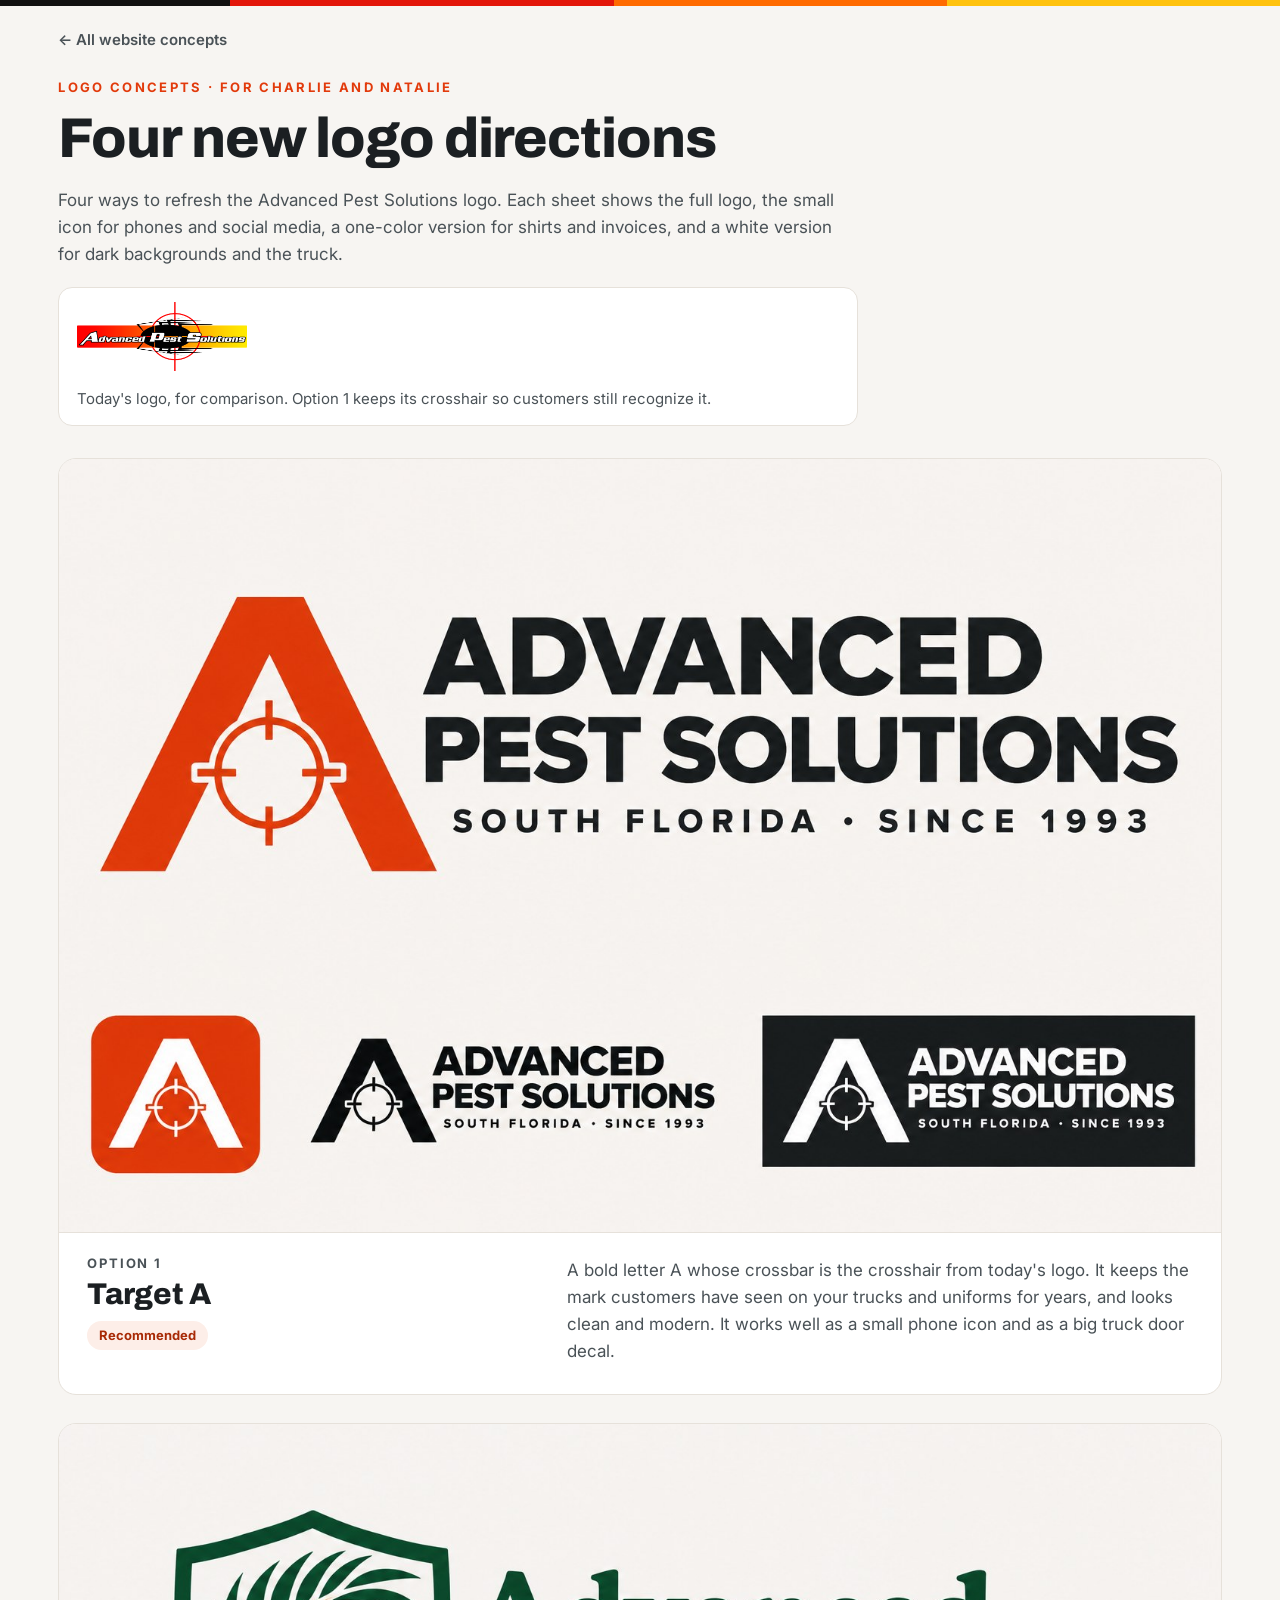
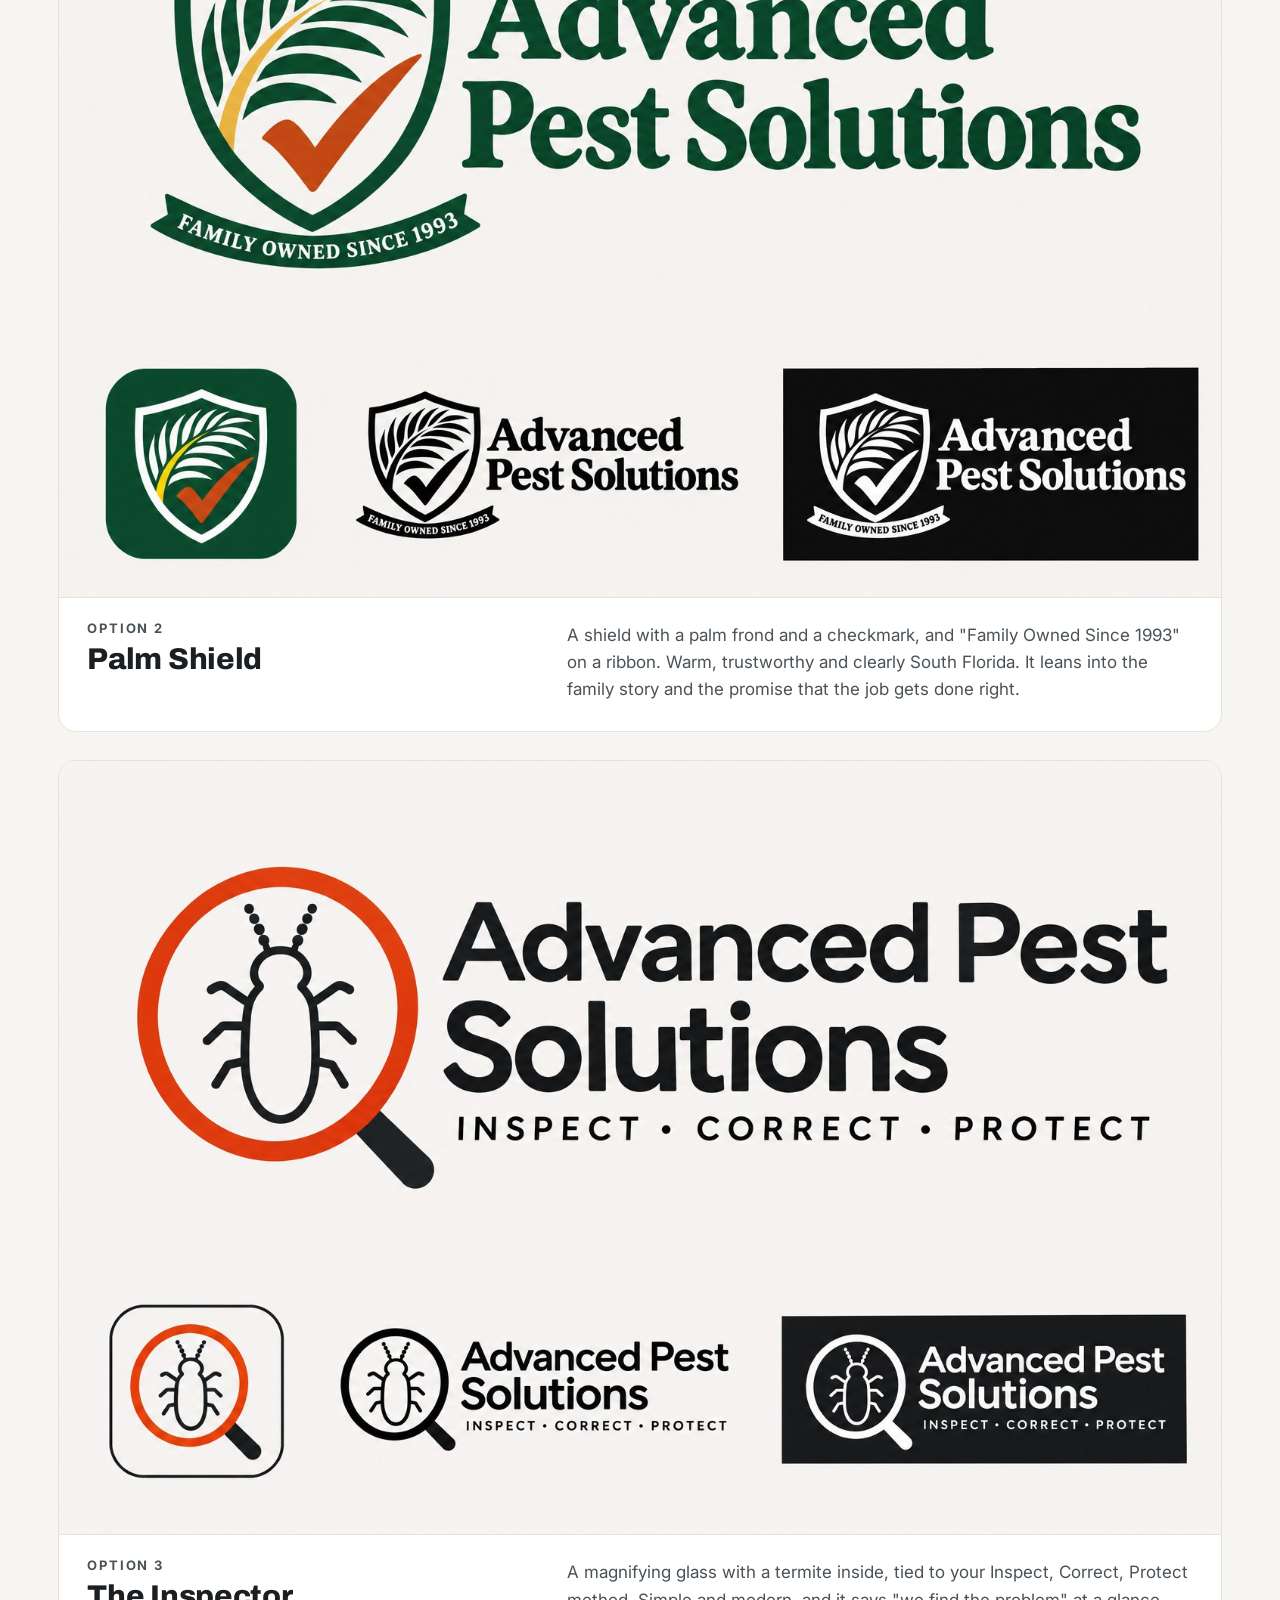
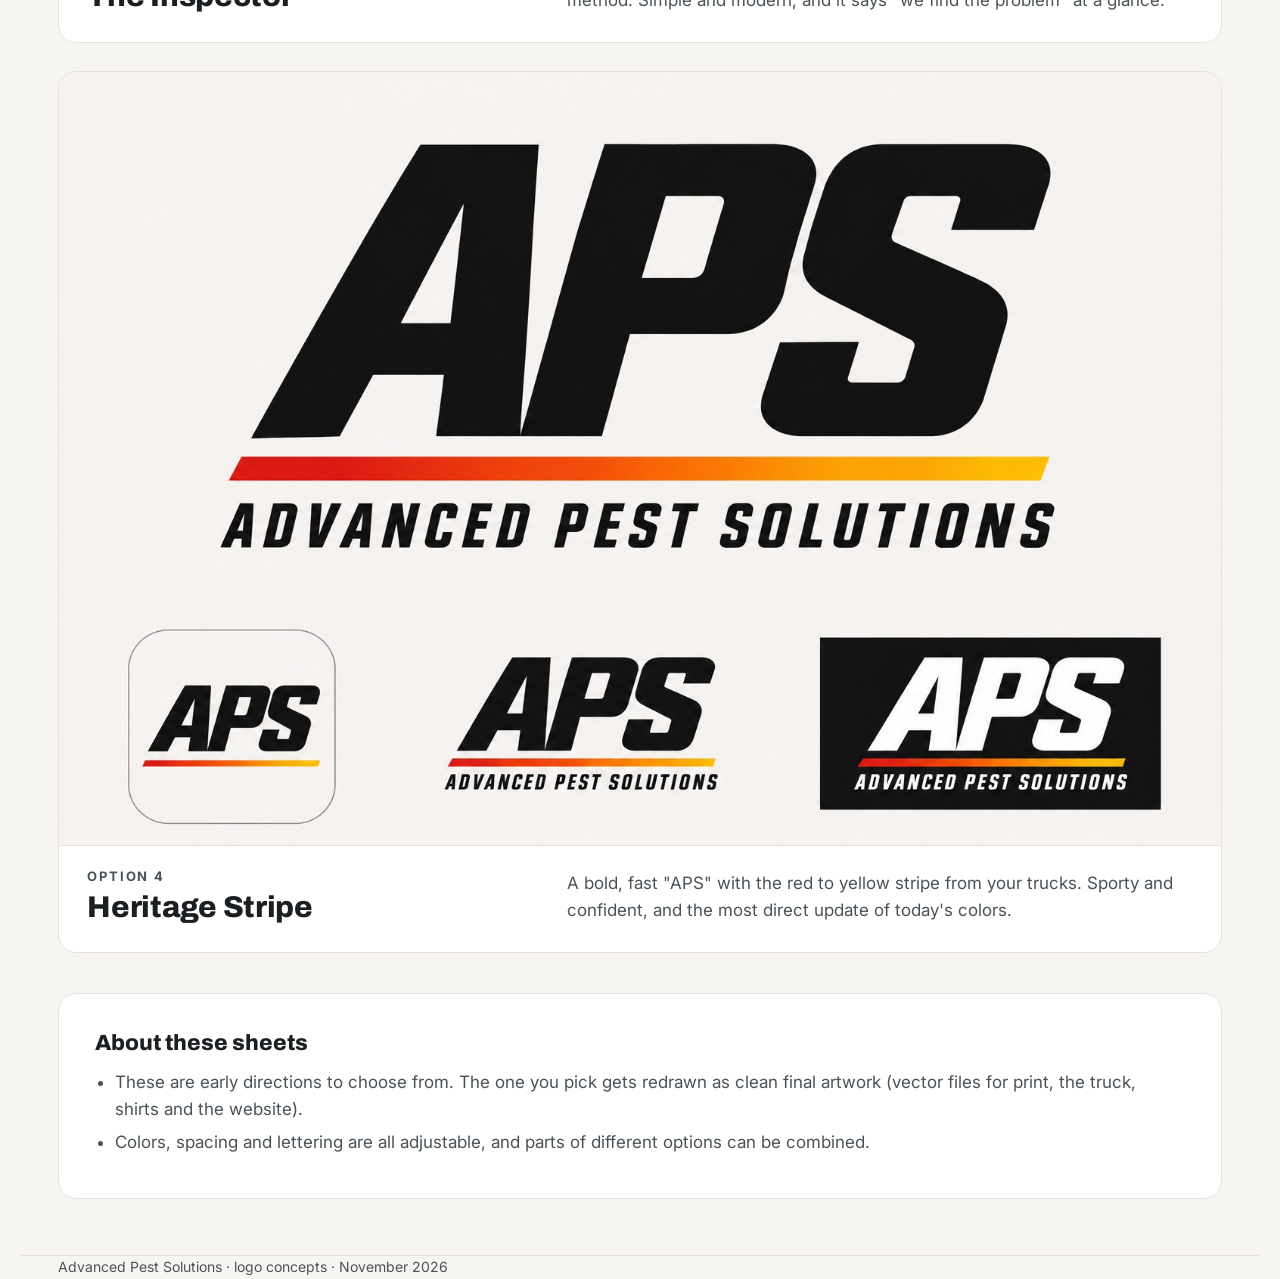
<file: logos/index.html>
<!doctype html>
<html lang="en">
<head>
<meta charset="utf-8">
<meta name="viewport" content="width=device-width, initial-scale=1">
<title>Logo Concepts | Advanced Pest Solutions</title>
<meta name="description" content="Four logo directions for Advanced Pest Solutions.">
<meta name="robots" content="noindex">
<link rel="icon" href="data:image/svg+xml,%3Csvg xmlns=%22http://www.w3.org/2000/svg%22 viewBox=%220 0 32 32%22%3E%3Ccircle cx=%2216%22 cy=%2216%22 r=%2214%22 fill=%22%23ff430d%22/%3E%3Ccircle cx=%2216%22 cy=%2216%22 r=%225%22 fill=%22none%22 stroke=%22%23fff%22 stroke-width=%222.5%22/%3E%3C/svg%3E">
<link rel="preconnect" href="https://fonts.googleapis.com">
<link rel="preconnect" href="https://fonts.gstatic.com" crossorigin>
<link rel="stylesheet" href="https://fonts.googleapis.com/css2?family=Archivo:wght@500;700;800&family=Inter:wght@400;500;600;700&display=swap">
<style>
  :root{--ink:#1b1f22;--paper:#f7f5f2;--line:#e6e1da;--muted:#4a5257;--accent:#e23a0b;--stripe:linear-gradient(90deg,#111 0 18%,#e3170a 18% 48%,#ff6a00 48% 74%,#ffc20e 74%)}
  *{box-sizing:border-box}
  body{margin:0;background:var(--paper);color:var(--ink);font:400 17px/1.6 'Inter',system-ui,sans-serif}
  img{max-width:100%;height:auto;display:block}
  a{color:inherit}
  a:focus-visible{outline:3px solid var(--accent);outline-offset:4px}
  .bar{height:6px;background:var(--stripe)}
  .wrap{max-width:1240px;margin:0 auto;padding:0 clamp(16px,3vw,40px)}
  .back{display:inline-block;margin-top:22px;font-weight:600;text-decoration:none;color:var(--muted);font-size:15px}
  .intro{padding:28px 0 32px;max-width:800px}
  .eyebrow{font:700 13px/1 'Inter',sans-serif;letter-spacing:.18em;text-transform:uppercase;color:var(--accent)}
  h1{font:800 clamp(36px,5vw,56px)/1.05 'Archivo',sans-serif;letter-spacing:-.02em;margin:16px 0 18px}
  .intro p{margin:0 0 12px;color:var(--muted)}
  .now{display:flex;align-items:center;gap:16px;flex-wrap:wrap;background:#fff;border:1px solid var(--line);border-radius:14px;padding:14px 18px;margin-top:18px;font-size:15px;color:var(--muted)}
  .now img{width:170px}
  .list{display:grid;gap:28px;padding-bottom:40px}
  .card{background:#fff;border:1px solid var(--line);border-radius:18px;overflow:hidden}
  .card img{width:100%;aspect-ratio:3/2;object-fit:cover;border-bottom:1px solid var(--line);background:#f7f5f2}
  .body{padding:24px 28px 28px;display:grid;grid-template-columns:minmax(0,1fr) minmax(0,1.4fr);gap:8px 32px;align-items:start}
  .num{font:700 13px/1 'Inter',sans-serif;letter-spacing:.14em;text-transform:uppercase;color:var(--muted);margin-bottom:8px}
  .card h2{margin:0;font:800 30px/1.1 'Archivo',sans-serif;letter-spacing:-.01em}
  .tag{display:inline-block;margin-top:10px;background:#fdeee8;color:#a82a06;border-radius:999px;padding:4px 12px;font-size:13px;font-weight:700}
  .card p{margin:0;color:var(--muted)}
  .note{background:#fff;border:1px solid var(--line);border-radius:18px;padding:clamp(22px,3vw,36px);margin-bottom:56px}
  .note h2{margin:0 0 12px;font:800 22px/1.2 'Archivo',sans-serif}
  .note ul{margin:0;padding-left:20px;color:var(--muted)}
  .note li{margin:6px 0}
  footer{border-top:1px solid var(--line);padding:24px 0 40px;font-size:14px;color:var(--muted)}
  @media (max-width:760px){.body{grid-template-columns:1fr}}
</style>
</head>
<body>
<div class="bar" aria-hidden="true"></div>
<main class="wrap">
  <a class="back" href="../">← All website concepts</a>
  <section class="intro">
    <div class="eyebrow">Logo concepts · for Charlie and Natalie</div>
    <h1>Four new logo directions</h1>
    <p>Four ways to refresh the Advanced Pest Solutions logo. Each sheet shows the full logo, the small icon for phones and social media, a one-color version for shirts and invoices, and a white version for dark backgrounds and the truck.</p>
    <div class="now"><img src="../assets/img/logo.png" alt="The current Advanced Pest Solutions logo" width="1300" height="529"><span>Today's logo, for comparison. Option 1 keeps its crosshair so customers still recognize it.</span></div>
  </section>

  <section class="list" aria-label="Logo concepts">
    <article class="card">
      <img src="target-a.jpg" alt="Logo concept 1: a red-orange letter A with a crosshair for its crossbar, beside the name in bold black capitals" width="1536" height="1024" loading="lazy">
      <div class="body">
        <div><div class="num">Option 1</div><h2>Target A</h2><span class="tag">Recommended</span></div>
        <p>A bold letter A whose crossbar is the crosshair from today's logo. It keeps the mark customers have seen on your trucks and uniforms for years, and looks clean and modern. It works well as a small phone icon and as a big truck door decal.</p>
      </div>
    </article>
    <article class="card">
      <img src="palm-shield.jpg" alt="Logo concept 2: a green shield with a palm frond and an orange checkmark, with a Family Owned Since 1993 ribbon" width="1536" height="1024" loading="lazy">
      <div class="body">
        <div><div class="num">Option 2</div><h2>Palm Shield</h2></div>
        <p>A shield with a palm frond and a checkmark, and "Family Owned Since 1993" on a ribbon. Warm, trustworthy and clearly South Florida. It leans into the family story and the promise that the job gets done right.</p>
      </div>
    </article>
    <article class="card">
      <img src="inspector.jpg" alt="Logo concept 3: a magnifying glass with an outlined termite inside, beside the name and Inspect, Correct, Protect" width="1536" height="1024" loading="lazy">
      <div class="body">
        <div><div class="num">Option 3</div><h2>The Inspector</h2></div>
        <p>A magnifying glass with a termite inside, tied to your Inspect, Correct, Protect method. Simple and modern, and it says "we find the problem" at a glance.</p>
      </div>
    </article>
    <article class="card">
      <img src="heritage-stripe.jpg" alt="Logo concept 4: a bold slanted APS monogram over a red to yellow stripe" width="1536" height="1024" loading="lazy">
      <div class="body">
        <div><div class="num">Option 4</div><h2>Heritage Stripe</h2></div>
        <p>A bold, fast "APS" with the red to yellow stripe from your trucks. Sporty and confident, and the most direct update of today's colors.</p>
      </div>
    </article>
  </section>

  <section class="note">
    <h2>About these sheets</h2>
    <ul>
      <li>These are early directions to choose from. The one you pick gets redrawn as clean final artwork (vector files for print, the truck, shirts and the website).</li>
      <li>Colors, spacing and lettering are all adjustable, and parts of different options can be combined.</li>
    </ul>
  </section>
</main>
<footer class="wrap">Advanced Pest Solutions · logo concepts · November 2026</footer>
</body>
</html>
</file>
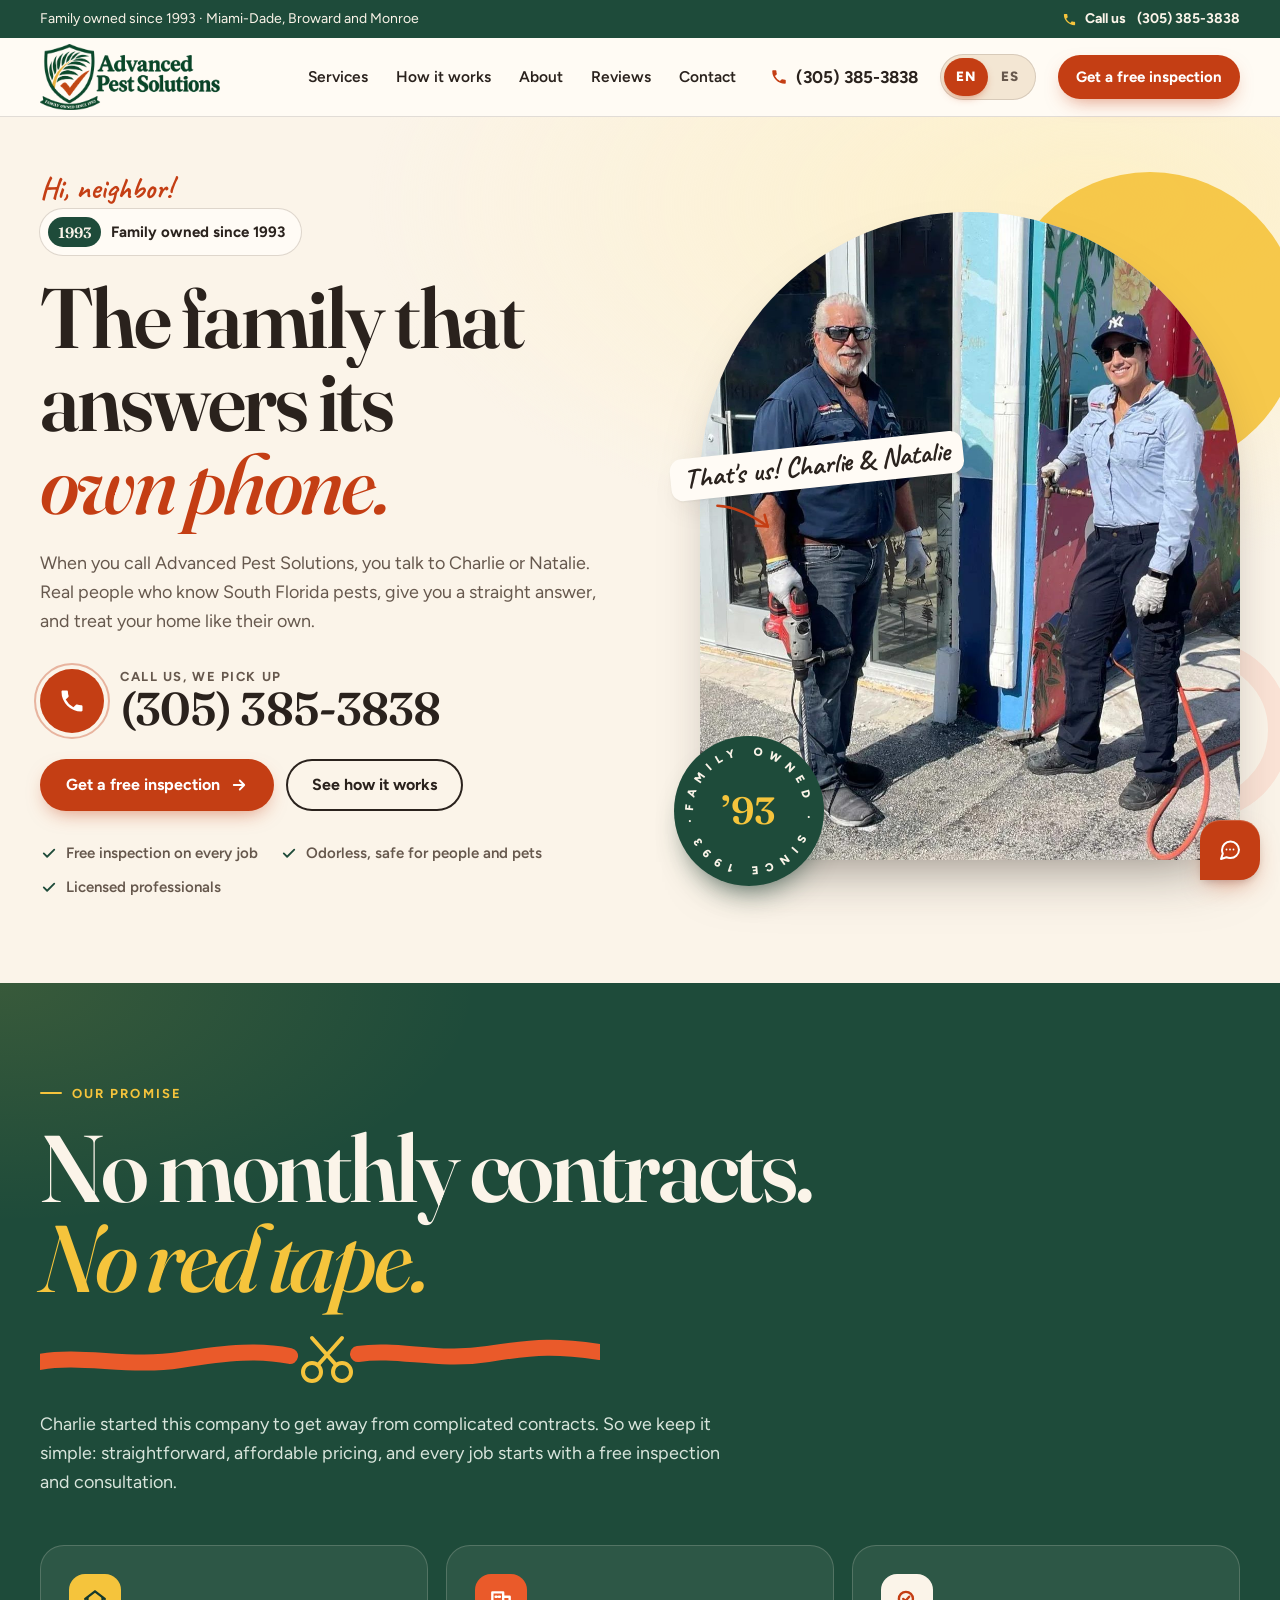
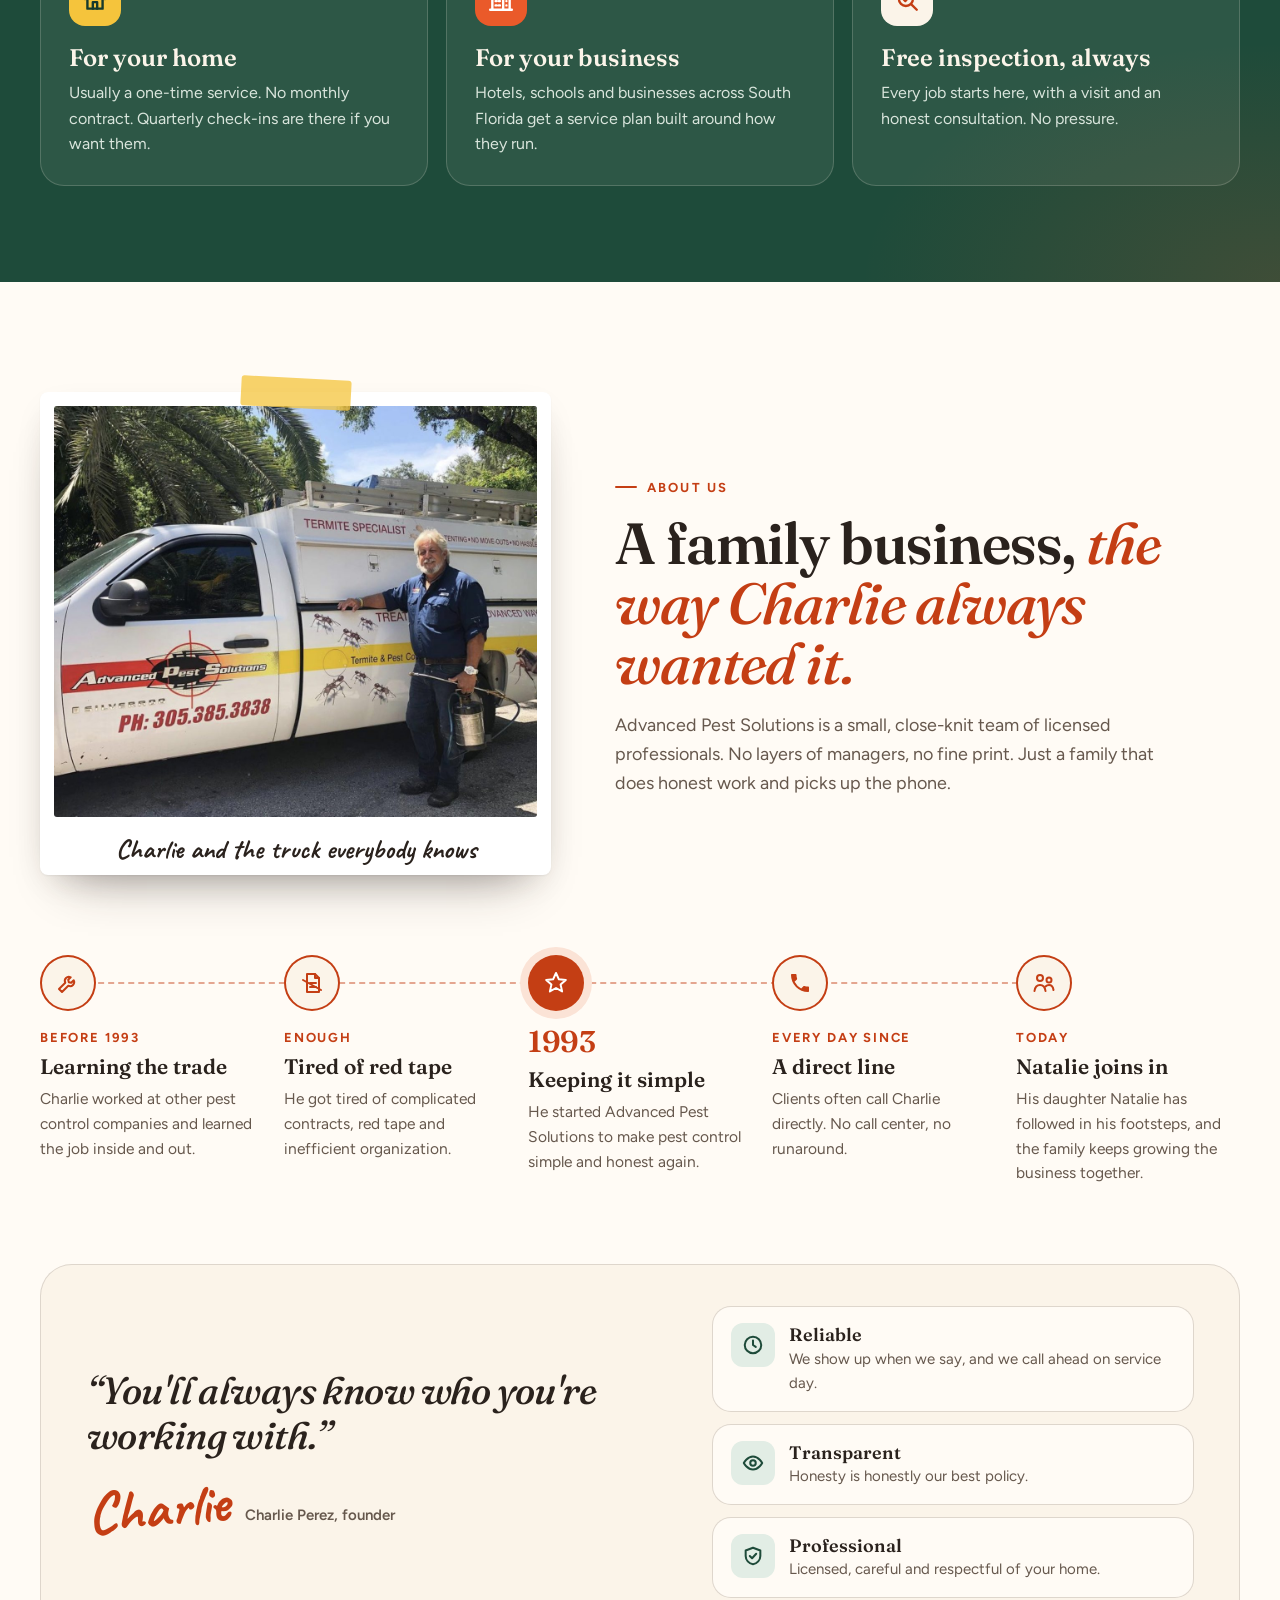
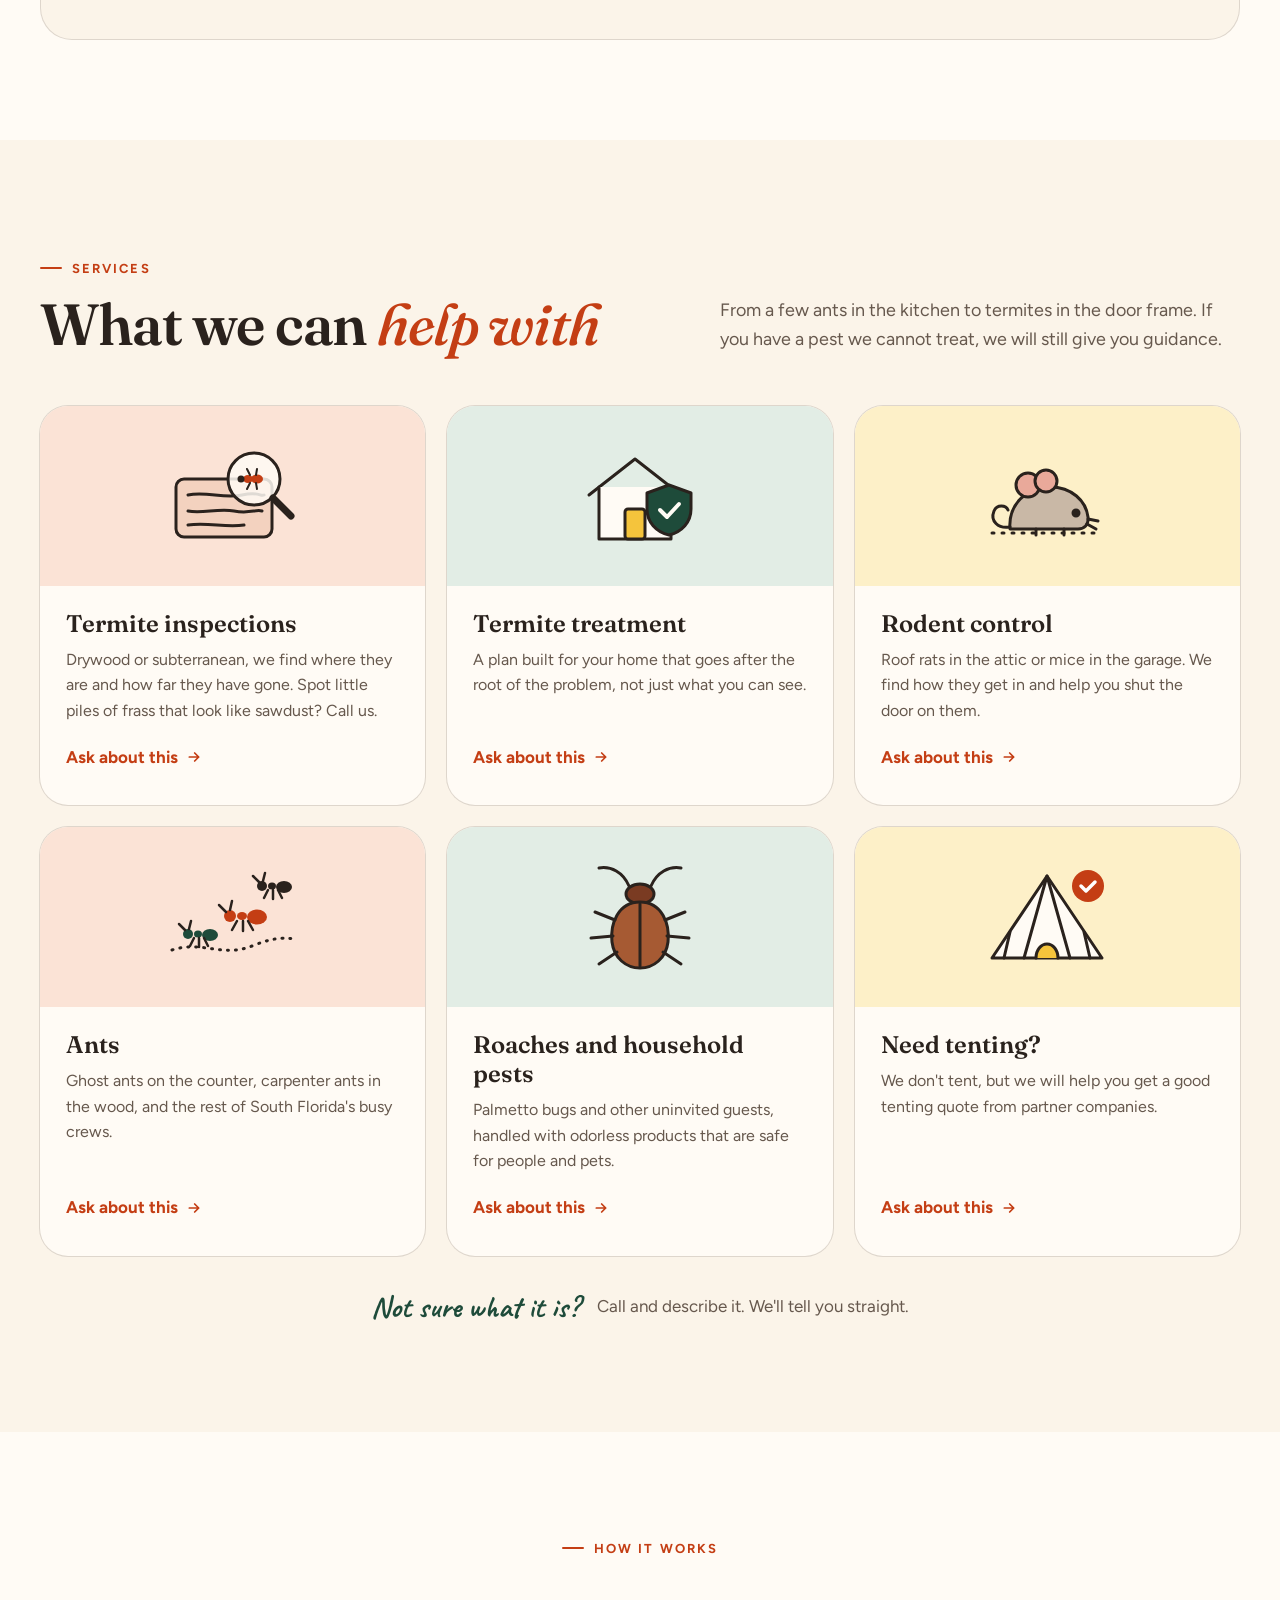
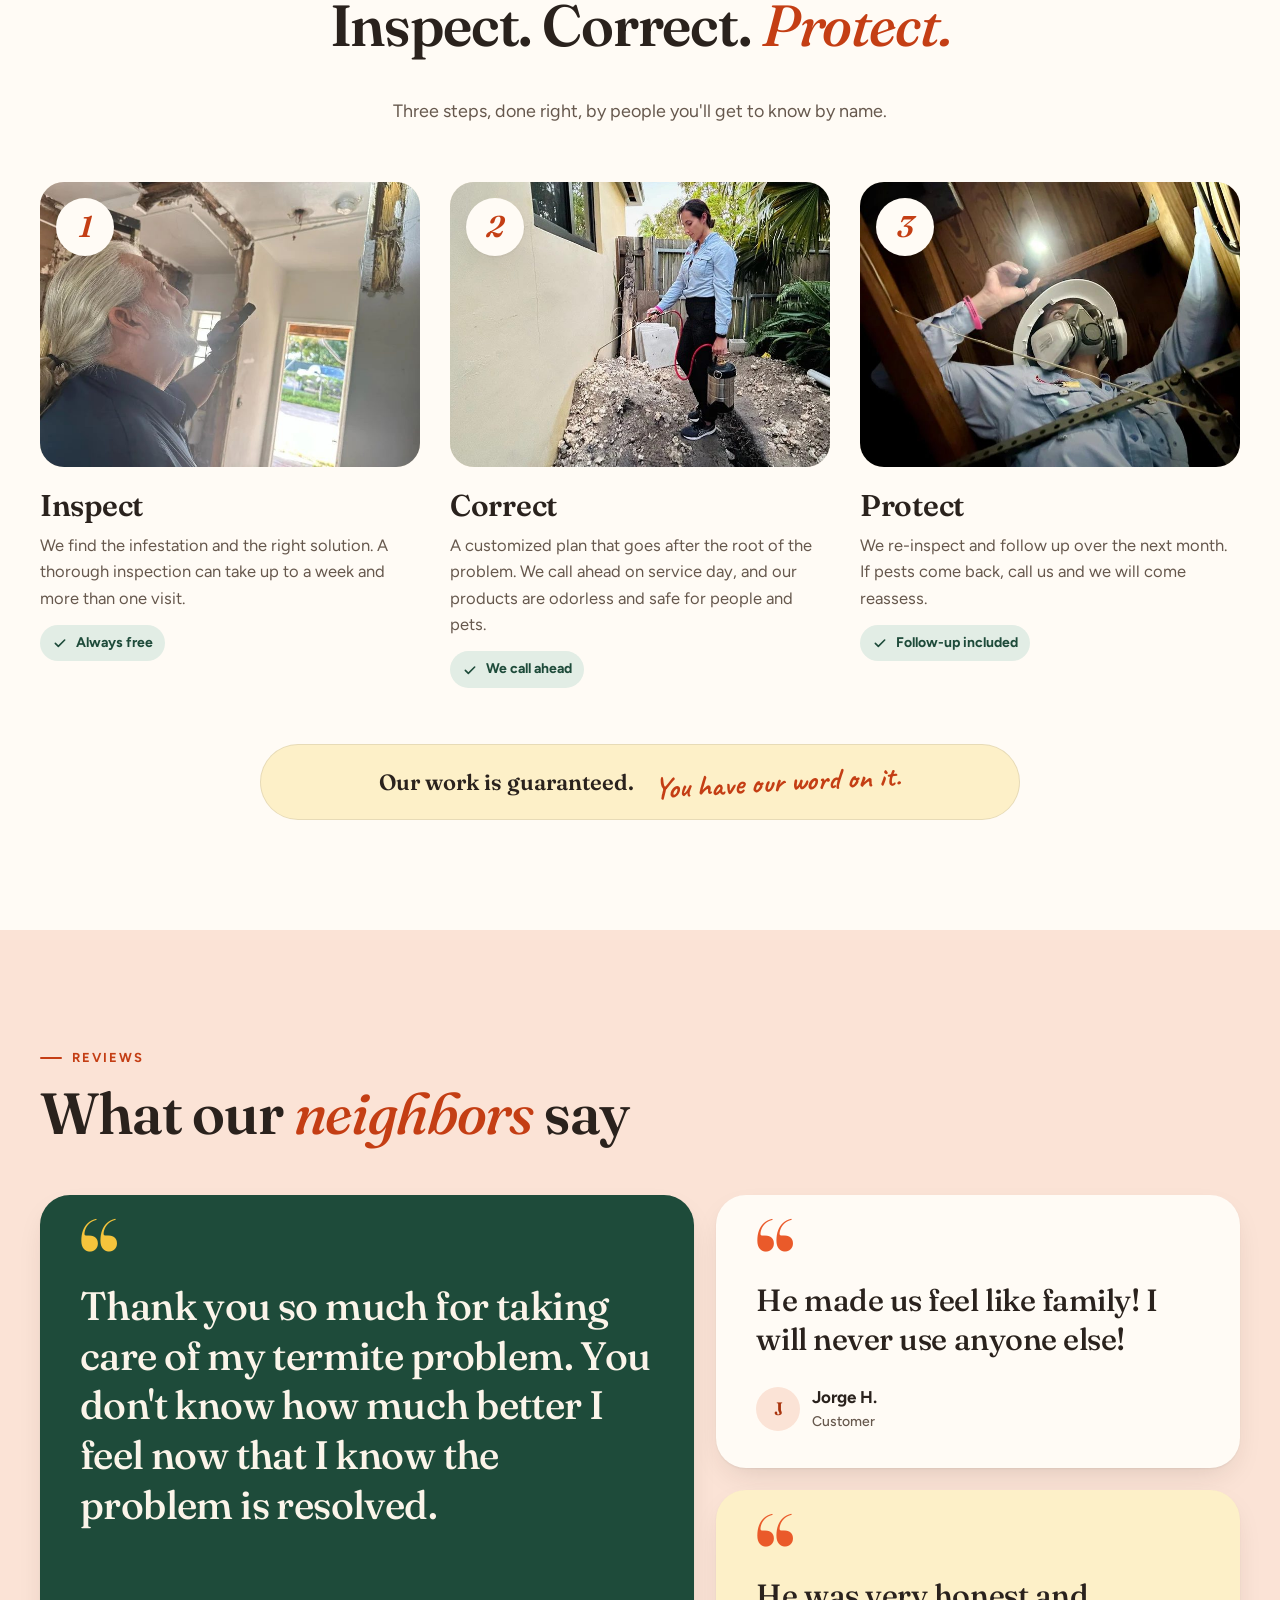
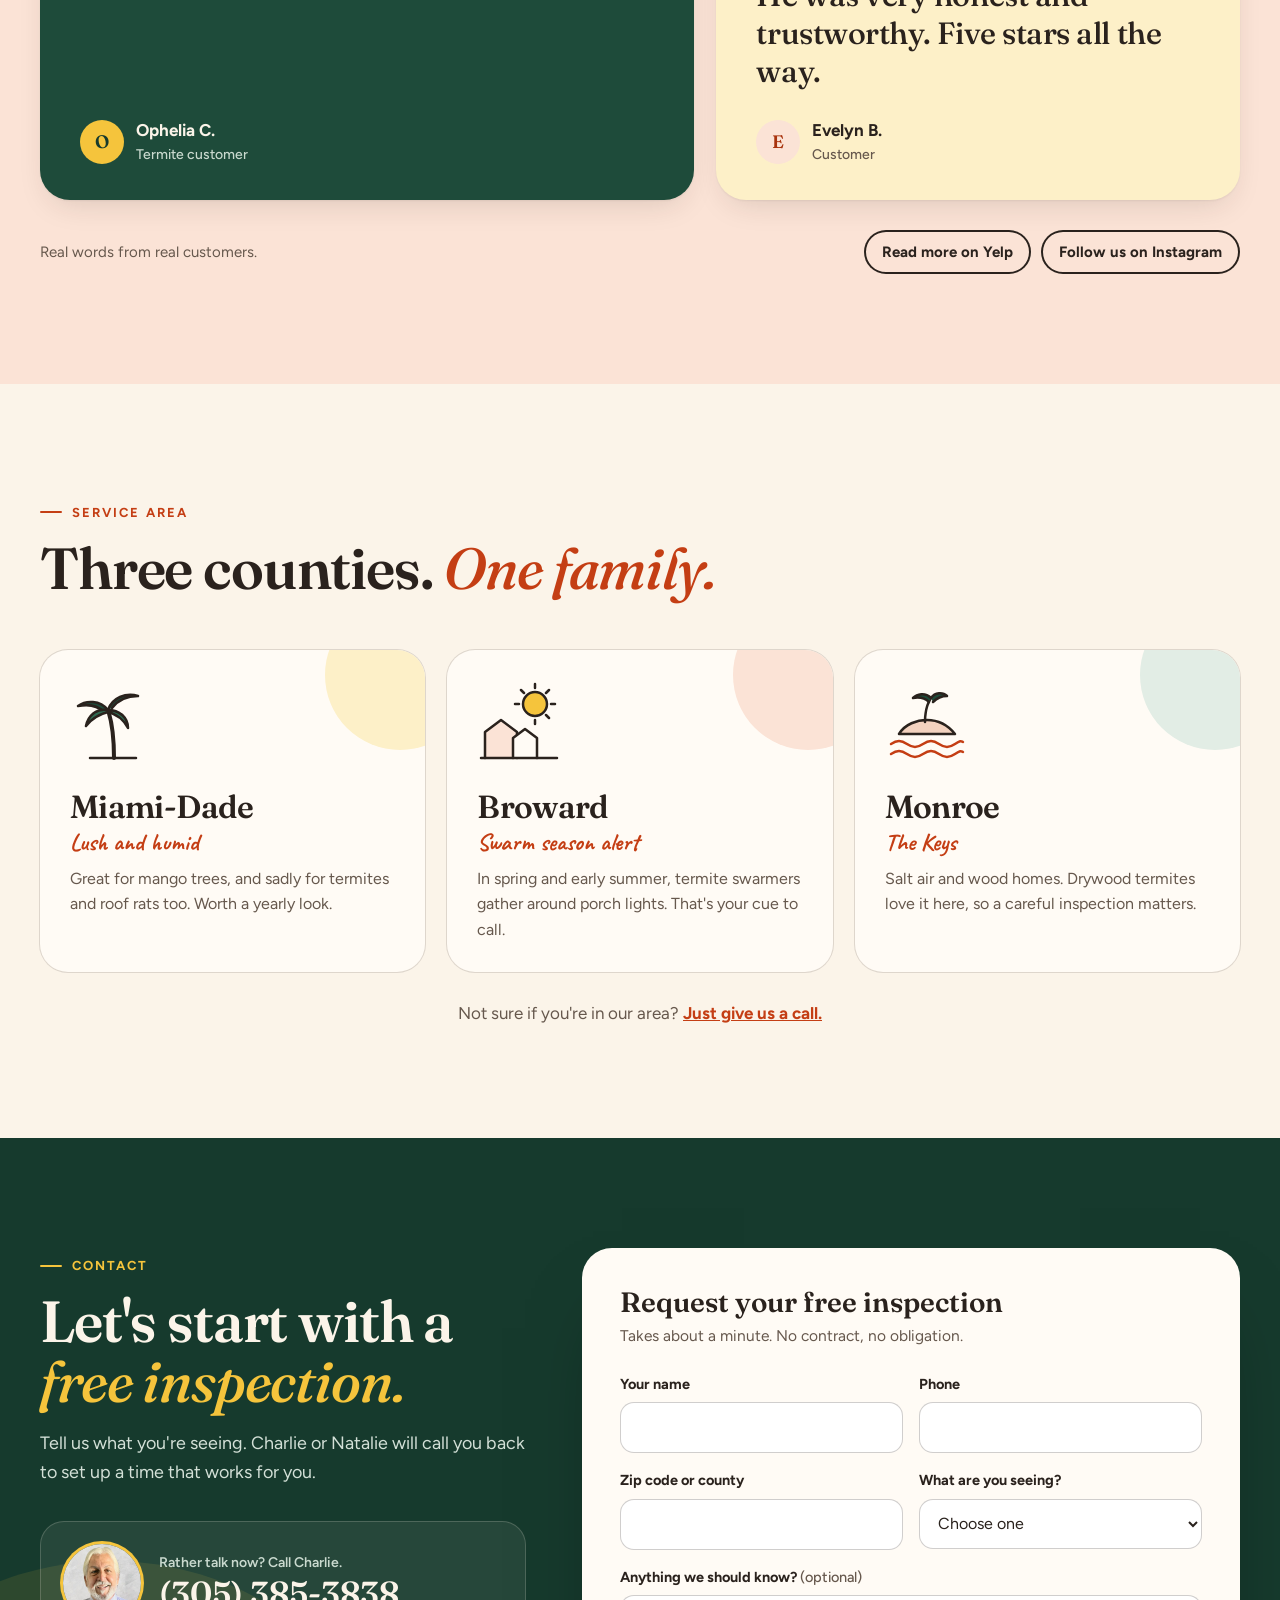
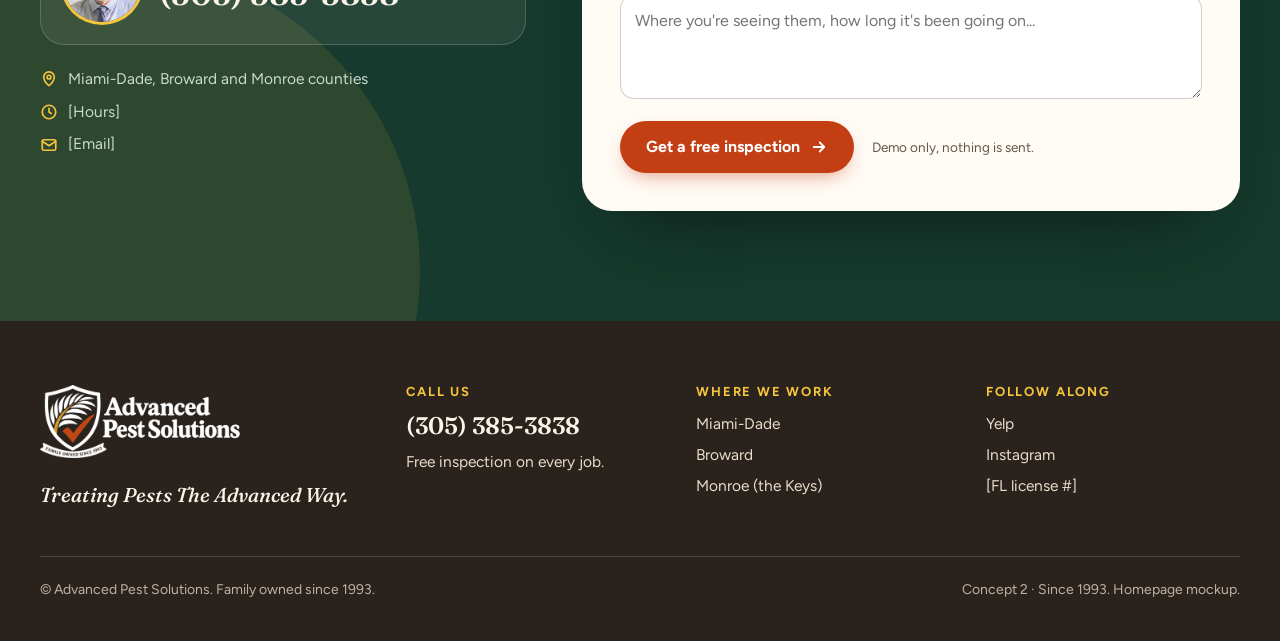
<file: since-1993/index.html>
<!doctype html>
<html lang="en">
<head>
<meta charset="utf-8">
<meta name="viewport" content="width=device-width, initial-scale=1">
<meta name="robots" content="noindex">
<title>Concept 2 · Since 1993 | Advanced Pest Solutions</title>
<meta name="description" content="Family owned pest control in Miami-Dade, Broward and Monroe since 1993. No monthly contracts, no red tape, and a free inspection on every job.">
<link rel="icon" href="data:image/svg+xml,%3Csvg xmlns='http://www.w3.org/2000/svg' viewBox='0 0 64 64'%3E%3Crect width='64' height='64' rx='16' fill='%23C43E14'/%3E%3Ccircle cx='32' cy='32' r='17' fill='none' stroke='%23FBF4E9' stroke-width='4'/%3E%3Cpath d='M32 8v14M32 42v14M8 32h14M42 32h14' stroke='%23F5C43C' stroke-width='4' stroke-linecap='round'/%3E%3C/svg%3E">
<link rel="preconnect" href="https://fonts.googleapis.com">
<link rel="preconnect" href="https://fonts.gstatic.com" crossorigin>
<link href="https://fonts.googleapis.com/css2?family=Caveat:wght@500;700&family=Figtree:wght@400;500;600;700;800&family=Fraunces:ital,opsz,wght@0,9..144,400..700;1,9..144,400..600&display=swap" rel="stylesheet">
<link rel="stylesheet" href="../assets/motion.css">
<style>
:root{
  --cream:#FBF4E9;
  --warm:#FFFBF5;
  --sand:#F3E6D3;
  --terra:#C43E14;
  --terra-deep:#A8330D;
  --terra-bright:#EA5A2A;
  --terra-tint:#FBE3D6;
  --palm:#1E4B3A;
  --palm-deep:#163A2D;
  --palm-tint:#E2EDE5;
  --sun:#F5C43C;
  --sun-tint:#FDF0C8;
  --ink:#2A221D;
  --muted:#66584D;
  --line:rgba(42,34,29,.14);
  --f-head:"Fraunces", Georgia, "Times New Roman", serif;
  --f-body:"Figtree", system-ui, -apple-system, "Segoe UI", sans-serif;
  --f-hand:"Caveat", "Comic Sans MS", cursive;
  --r:24px;
  --shadow:0 1px 2px rgba(42,34,29,.06),0 12px 32px -12px rgba(42,34,29,.18);
}
*,*::before,*::after{box-sizing:border-box}
[hidden]{display:none !important}
html{-webkit-text-size-adjust:100%;scroll-behavior:smooth;scroll-padding-top:120px}
@media (prefers-reduced-motion:reduce){html{scroll-behavior:auto}}
body{margin:0;background:var(--cream);color:var(--ink);font-family:var(--f-body);font-size:17px;line-height:1.6;overflow-x:hidden;-webkit-font-smoothing:antialiased}
img{display:block;max-width:100%}
a{color:inherit}
button,input,select,textarea{font:inherit;color:inherit}
h1,h2,h3,p,ul,ol,figure,blockquote{margin:0}
ul,ol{padding:0;list-style:none}
:focus-visible{outline:3px solid var(--terra);outline-offset:3px;border-radius:6px}
.wrap{width:min(1200px,100% - 40px);margin-inline:auto}
.sr{position:absolute;width:1px;height:1px;overflow:hidden;clip:rect(0 0 0 0);white-space:nowrap}
.skip{position:absolute;left:12px;top:-60px;z-index:100;background:var(--ink);color:#fff;padding:10px 16px;border-radius:10px}
.skip:focus{top:12px}

.kicker{display:inline-flex;align-items:center;gap:10px;font:700 13px/1 var(--f-body);letter-spacing:.16em;text-transform:uppercase;color:var(--terra)}
.kicker::before{content:"";width:22px;height:2px;border-radius:2px;background:currentColor}
.h2{font:600 clamp(34px,4.6vw,58px)/1.04 var(--f-head);letter-spacing:-.02em;font-optical-sizing:auto;margin-top:16px}
.h2 em{font-style:italic;font-weight:500;color:var(--terra)}
.lede{font-size:clamp(17px,1.4vw,19px);color:var(--muted);max-width:620px;margin-top:18px}
.hand{font-family:var(--f-hand);font-weight:700;line-height:1}

.btn{display:inline-flex;align-items:center;justify-content:center;gap:10px;min-height:52px;padding:0 26px;border:0;border-radius:999px;background:var(--terra);color:#fff;font:700 16px/1 var(--f-body);text-decoration:none;cursor:pointer;transition:background .2s ease,transform .2s ease,box-shadow .2s ease;box-shadow:0 8px 20px -8px rgba(196,62,20,.6)}
.btn:hover{background:var(--terra-deep);transform:translateY(-1px)}
.btn svg{width:18px;height:18px;flex:none}
.btn--ghost{background:transparent;color:var(--ink);box-shadow:inset 0 0 0 2px var(--ink)}
.btn--ghost:hover{background:var(--sand)}
.btn--sm{min-height:44px;padding:0 18px;font-size:15px}

/* header */
.site-head{position:sticky;top:0;z-index:50}
.util{background:var(--palm);color:var(--cream);font-size:14px}
.util .wrap{display:flex;align-items:center;justify-content:space-between;gap:16px;min-height:38px}
.util a{text-decoration:none;font-weight:700;display:inline-flex;align-items:center;gap:8px;min-height:38px}
.util a:hover{text-decoration:underline;text-underline-offset:4px}
.util svg{width:15px;height:15px;color:var(--sun)}
.bar{background:rgba(255,251,245,.94);backdrop-filter:saturate(1.3) blur(10px);-webkit-backdrop-filter:saturate(1.3) blur(10px);border-bottom:1px solid var(--line);transition:box-shadow .3s ease}
.site-head.is-scrolled .bar{box-shadow:0 10px 30px -18px rgba(42,34,29,.35)}
.bar .wrap{display:flex;align-items:center;gap:22px;min-height:78px}
.nav a,.bar .btn{white-space:nowrap}
.brand{display:block;flex:none;border-radius:6px}
.brand img{width:180px;height:auto}
.nav{display:flex;gap:4px;margin-left:auto}
.nav a{display:inline-flex;align-items:center;min-height:44px;padding:0 12px;border-radius:999px;text-decoration:none;font-weight:600;font-size:15.5px}
.nav a:hover{background:var(--sand)}
.head-phone{display:inline-flex;align-items:center;gap:8px;min-height:44px;font:700 17px/1 var(--f-body);text-decoration:none;white-space:nowrap}
.head-phone svg{width:18px;height:18px;color:var(--terra)}
.head-phone:hover{color:var(--terra)}
.lang{display:inline-flex;align-items:center;padding:4px;border-radius:999px;background:var(--sand);box-shadow:inset 0 0 0 1px var(--line);flex:none}
.lang button{min-width:44px;min-height:38px;padding:0 10px;border:0;border-radius:999px;background:transparent;font:800 13.5px/1 var(--f-body);letter-spacing:.06em;cursor:pointer;color:var(--muted);transition:background .25s ease,color .25s ease}
.lang button[aria-pressed="true"]{background:var(--terra);color:#fff;box-shadow:0 4px 10px -4px rgba(196,62,20,.7)}
.lang button:hover:not([aria-pressed="true"]){color:var(--ink)}
.menu-btn{display:none;align-items:center;justify-content:center;width:46px;height:46px;border-radius:14px;border:0;background:var(--ink);color:#fff;cursor:pointer}
.menu-btn svg{width:22px;height:22px}
.mnav{display:none}

/* hero */
.hero{position:relative;overflow:hidden;padding:56px 0 84px;background:radial-gradient(1200px 600px at 85% 10%,var(--sun-tint),transparent 60%),var(--cream)}
.hero-grid{display:grid;grid-template-columns:1.05fr .95fr;gap:56px;align-items:center}
.hero-note{display:inline-block;font-size:30px;color:var(--terra);transform:rotate(-4deg);margin-bottom:6px}
.since{display:inline-flex;align-items:center;gap:10px;padding:8px 16px 8px 8px;border-radius:999px;background:var(--warm);box-shadow:0 0 0 1px var(--line);font-weight:700;font-size:15px}
.since b{display:grid;place-items:center;height:30px;padding:0 10px;border-radius:999px;background:var(--palm);color:var(--cream);font:600 15px/1 var(--f-head)}
.hero h1{font:600 clamp(46px,6.6vw,88px)/.98 var(--f-head);letter-spacing:-.03em;margin-top:22px}
.hero h1 em{font-style:italic;font-weight:500;color:var(--terra)}
.hero .lede{margin-top:24px;max-width:560px;color:var(--muted)}
.callout{display:flex;flex-wrap:wrap;align-items:center;gap:18px 26px;margin-top:34px}
.bigphone{display:inline-flex;align-items:center;gap:16px;text-decoration:none;color:var(--ink)}
.bigphone .ring{position:relative;display:grid;place-items:center;width:64px;height:64px;border-radius:50%;background:var(--terra);color:#fff;flex:none}
.bigphone .ring svg{width:28px;height:28px}
.bigphone .ring::after{content:"";position:absolute;inset:-6px;border-radius:50%;border:2px solid var(--terra);opacity:.35}
.bigphone small{display:block;font:700 13px/1.2 var(--f-body);letter-spacing:.12em;text-transform:uppercase;color:var(--muted)}
.bigphone strong{display:block;font:600 clamp(32px,3.6vw,46px)/1.05 var(--f-head);letter-spacing:-.02em;white-space:nowrap}
.bigphone:hover strong{color:var(--terra)}
.hero-ctas{display:flex;flex-wrap:wrap;gap:12px;margin-top:26px}
.trust{display:flex;flex-wrap:wrap;gap:10px 22px;margin-top:30px;font-size:15px;font-weight:600;color:var(--muted)}
.trust li{display:flex;align-items:center;gap:8px}
.trust svg{width:18px;height:18px;color:var(--palm);flex:none}

.hero-art{position:relative;justify-self:end;width:min(100%,540px)}
.hero-art .sunball{position:absolute;right:-60px;top:-40px;width:300px;height:300px;border-radius:50%;background:var(--sun);opacity:.9}
.hero-art .arc{position:absolute;right:-50px;bottom:40px;width:180px;height:180px;border-radius:50%;border:22px solid var(--terra-tint)}
.arch{position:relative;border-radius:280px 280px 28px 28px;overflow:hidden;aspect-ratio:5/6;box-shadow:0 30px 60px -28px rgba(42,34,29,.55);background:var(--sand)}
.arch img{width:100%;height:100%;object-fit:cover;object-position:52% 28%}
.photo-note{position:absolute;left:-28px;top:36%;display:flex;flex-direction:column;align-items:flex-start;color:var(--ink);font-size:28px;transform:rotate(-6deg)}
.photo-note span{background:var(--warm);padding:6px 14px 8px;border-radius:12px;box-shadow:var(--shadow)}
.photo-note svg{width:70px;height:40px;margin:2px 0 0 40px;color:var(--terra)}
.stamp{position:absolute;left:-26px;bottom:-26px;width:150px;height:150px;border-radius:50%;background:var(--palm);color:var(--cream);display:grid;place-items:center;box-shadow:0 18px 30px -16px rgba(22,58,45,.8)}
.stamp svg{position:absolute;inset:0;width:100%;height:100%;animation:spin 28s linear infinite}
.stamp text{font:800 11.5px var(--f-body);letter-spacing:.2em;fill:var(--cream)}
.stamp b{font:600 38px/1 var(--f-head);color:var(--sun)}
@keyframes spin{to{transform:rotate(360deg)}}
@media (prefers-reduced-motion:reduce){.stamp svg{animation:none}}

/* promise band */
.promise{position:relative;background:var(--palm);color:var(--cream);padding:92px 0 96px;overflow:hidden}
.promise::before{content:"";position:absolute;inset:0;background:radial-gradient(800px 400px at 0% 0%,rgba(245,196,60,.12),transparent 60%),radial-gradient(700px 400px at 100% 100%,rgba(234,90,42,.16),transparent 60%);pointer-events:none}
.promise .wrap{position:relative}
.promise .kicker{color:var(--sun)}
.promise h2{font:600 clamp(42px,7.4vw,104px)/.95 var(--f-head);letter-spacing:-.035em;margin-top:20px;max-width:1050px}
.promise h2 em{font-style:italic;font-weight:500;color:var(--sun);white-space:nowrap}
.tape{display:block;width:min(560px,100%);height:auto;margin:26px 0 0}
.promise .lede{color:#D9E5DC;max-width:680px;margin-top:22px}
.p-cards{display:grid;grid-template-columns:repeat(3,1fr);gap:18px;margin-top:48px}
.p-card{padding:28px;border-radius:var(--r);background:rgba(251,244,233,.07);border:1px solid rgba(251,244,233,.18)}
.p-card .ico{display:grid;place-items:center;width:52px;height:52px;border-radius:16px;background:var(--sun);color:var(--palm-deep)}
.p-card .ico svg{width:26px;height:26px}
.p-card:nth-child(2) .ico{background:var(--terra-bright);color:#fff}
.p-card:nth-child(3) .ico{background:var(--cream);color:var(--terra)}
.p-card h3{font:600 24px/1.2 var(--f-head);margin-top:18px}
.p-card p{color:#D9E5DC;margin-top:8px;font-size:16px}

/* story */
.story{padding:110px 0 100px;background:var(--warm)}
.story-top{display:grid;grid-template-columns:.9fr 1.1fr;gap:64px;align-items:center}
.polaroid{position:relative;background:#fff;padding:14px 14px 58px;border-radius:8px;box-shadow:var(--shadow),0 30px 50px -30px rgba(42,34,29,.45);transform:rotate(-2.5deg);max-width:520px}
.polaroid img{width:100%;height:auto;aspect-ratio:4/3.4;object-fit:cover;object-position:70% 40%;border-radius:3px}
.polaroid figcaption{position:absolute;left:0;right:0;bottom:12px;text-align:center;font-size:27px;color:var(--ink)}
.polaroid::before{content:"";position:absolute;top:-14px;left:50%;width:110px;height:30px;transform:translateX(-50%) rotate(3deg);background:rgba(245,196,60,.75);border-radius:3px}
.story-intro .lede{max-width:560px}
.tl{position:relative;display:grid;grid-template-columns:repeat(5,1fr);gap:20px;margin-top:80px}
.tl::before{content:"";position:absolute;top:27px;left:28px;right:calc(20% - 28px);border-top:2px dashed rgba(196,62,20,.45)}
.tl li{position:relative}
.tl .dot{position:relative;display:grid;place-items:center;width:56px;height:56px;border-radius:50%;background:var(--cream);box-shadow:inset 0 0 0 2px var(--terra);color:var(--terra)}
.tl .dot svg{width:24px;height:24px}
.tl li.key .dot{background:var(--terra);color:#fff;box-shadow:0 0 0 8px var(--terra-tint)}
.tl .yr{display:block;margin-top:20px;font:700 13px/1 var(--f-body);letter-spacing:.14em;text-transform:uppercase;color:var(--terra)}
.tl li.key .yr{font:600 30px/1 var(--f-head);letter-spacing:-.01em;text-transform:none;margin-top:16px}
.tl h3{font:600 21px/1.2 var(--f-head);margin-top:10px}
.tl p{font-size:15.5px;color:var(--muted);margin-top:8px}
.sign{display:grid;grid-template-columns:1.1fr .9fr;gap:40px;align-items:center;margin-top:78px;padding:42px 46px;border-radius:32px;background:var(--cream);border:1px solid var(--line)}
.sign blockquote p{font:500 italic clamp(26px,3vw,38px)/1.2 var(--f-head);letter-spacing:-.015em}
.sig{display:flex;align-items:flex-end;gap:16px;margin-top:20px}
.sig .hand{font-size:58px;color:var(--terra);transform:rotate(-5deg);display:inline-block}
.sig small{font-size:15px;color:var(--muted);font-weight:600;padding-bottom:10px}
.values{display:grid;gap:14px}
.values li{display:grid;grid-template-columns:44px 1fr;gap:14px;align-items:start;padding:16px 18px;border-radius:18px;background:var(--warm);box-shadow:0 0 0 1px var(--line)}
.values .v-ico{display:grid;place-items:center;width:44px;height:44px;border-radius:12px;background:var(--palm-tint);color:var(--palm)}
.values .v-ico svg{width:22px;height:22px}
.values b{display:block;font:600 18px/1.3 var(--f-head)}
.values span{display:block;font-size:15px;color:var(--muted)}

/* services */
.services{padding:110px 0;background:var(--cream)}
.sec-head{display:flex;flex-wrap:wrap;align-items:flex-end;justify-content:space-between;gap:24px}
.sec-head .lede{max-width:520px}
.s-grid{display:grid;grid-template-columns:repeat(3,1fr);gap:22px;margin-top:52px}
.s-card{display:flex;flex-direction:column;border-radius:28px;background:var(--warm);box-shadow:0 0 0 1px var(--line);overflow:hidden;transition:transform .35s var(--ease-out,ease),box-shadow .35s ease}
.s-card:hover{transform:translateY(-4px);box-shadow:0 0 0 1px var(--line),var(--shadow)}
.s-art{display:grid;place-items:center;height:180px;background:var(--terra-tint)}
.s-card:nth-child(3n+2) .s-art{background:var(--palm-tint)}
.s-card:nth-child(3n) .s-art{background:var(--sun-tint)}
.s-art svg{width:150px;height:150px}
.s-body{display:flex;flex-direction:column;flex:1;padding:24px 26px 26px}
.s-body h3{font:600 24px/1.2 var(--f-head)}
.s-body p{color:var(--muted);font-size:16px;margin-top:8px;flex:1}
.s-link{display:inline-flex;align-items:center;gap:8px;align-self:flex-start;min-height:44px;margin-top:12px;padding:0;border:0;background:none;font-weight:700;color:var(--terra);text-decoration:none;cursor:pointer}
.s-link svg{width:16px;height:16px;transition:transform .3s ease}
.s-link:hover svg{transform:translateX(4px)}
.s-note{display:flex;flex-wrap:wrap;align-items:center;justify-content:center;gap:10px 18px;margin-top:36px;text-align:center;font-size:17px;color:var(--muted)}
.s-note .hand{font-size:30px;color:var(--palm)}

/* method */
.method{padding:110px 0;background:var(--warm)}
.method .sec-head{justify-content:center;text-align:center;flex-direction:column;align-items:center}
.method .sec-head .lede{margin-inline:auto}
.steps{display:grid;grid-template-columns:repeat(3,1fr);gap:30px;margin-top:56px;counter-reset:s}
.step{position:relative}
.step-img{position:relative;border-radius:var(--r);overflow:hidden;aspect-ratio:4/3;background:var(--sand)}
.step-img img{width:100%;height:100%;object-fit:cover}
.step-num{position:absolute;left:16px;top:16px;display:grid;place-items:center;width:58px;height:58px;border-radius:50%;background:var(--warm);color:var(--terra);font:600 italic 30px/1 var(--f-head);box-shadow:var(--shadow)}
.step h3{font:600 30px/1.1 var(--f-head);margin-top:22px;letter-spacing:-.01em}
.step p{color:var(--muted);margin-top:10px;font-size:16.5px}
.step .tag{display:inline-flex;align-items:center;gap:8px;margin-top:14px;padding:7px 12px;border-radius:999px;background:var(--palm-tint);color:var(--palm);font-size:14px;font-weight:700}
.step .tag svg{width:16px;height:16px}
.guarantee{display:flex;flex-wrap:wrap;align-items:center;justify-content:center;gap:12px 20px;margin:56px auto 0;padding:22px 30px;max-width:760px;border-radius:999px;background:var(--sun-tint);border:1px solid rgba(42,34,29,.1);text-align:center}
.guarantee b{font:600 22px/1.2 var(--f-head)}
.guarantee .hand{font-size:30px;color:var(--terra);transform:rotate(-3deg)}

/* reviews */
.reviews{padding:110px 0;background:var(--terra-tint);position:relative;overflow:hidden}
.reviews .sec-head{align-items:flex-end}
.r-wall{display:grid;grid-template-columns:1.25fr 1fr;grid-template-rows:auto auto;gap:22px;margin-top:52px}
.r-card{position:relative;padding:40px 40px 34px;border-radius:30px;background:var(--warm);box-shadow:var(--shadow)}
.r-card.big{grid-row:span 2;display:flex;flex-direction:column;justify-content:space-between;background:var(--palm);color:var(--cream)}
.r-card .q{display:block;font:600 120px/.6 var(--f-head);color:var(--terra-bright);height:46px}
.r-card.big .q{color:var(--sun)}
.r-card blockquote p{font:500 clamp(24px,2.4vw,32px)/1.25 var(--f-head);letter-spacing:-.015em}
.r-card.big blockquote p{font-size:clamp(28px,3.1vw,42px)}
.r-card:nth-child(3){background:var(--sun-tint)}
.r-card footer{display:flex;align-items:center;gap:12px;margin-top:26px;font-weight:700}
.r-card footer .av{display:grid;place-items:center;width:44px;height:44px;border-radius:50%;background:var(--terra-tint);color:var(--terra-deep);font:600 18px/1 var(--f-head)}
.r-card.big footer .av{background:var(--sun);color:var(--palm-deep)}
.r-card footer small{display:block;font-weight:500;font-size:14px;color:var(--muted)}
.r-card.big footer small{color:#C9D9CE}
.r-foot{display:flex;flex-wrap:wrap;align-items:center;justify-content:space-between;gap:16px;margin-top:30px;font-size:15px;color:var(--muted)}
.r-links{display:flex;flex-wrap:wrap;gap:10px}

/* area */
.area{padding:110px 0;background:var(--cream)}
.a-grid{display:grid;grid-template-columns:repeat(3,1fr);gap:22px;margin-top:52px}
.a-card{position:relative;padding:30px;border-radius:28px;background:var(--warm);box-shadow:0 0 0 1px var(--line);overflow:hidden}
.a-card svg{width:84px;height:84px}
.a-card h3{font:600 32px/1.05 var(--f-head);margin-top:18px;letter-spacing:-.02em}
.a-card .hand{display:block;font-size:24px;color:var(--terra);margin-top:6px}
.a-card p{color:var(--muted);margin-top:12px;font-size:16px}
.a-card::after{content:"";position:absolute;right:-50px;top:-50px;width:150px;height:150px;border-radius:50%;background:var(--sun-tint)}
.a-card:nth-child(2)::after{background:var(--terra-tint)}
.a-card:nth-child(3)::after{background:var(--palm-tint)}
.a-card>*{position:relative;z-index:1}
.a-note{margin-top:28px;text-align:center;color:var(--muted)}
.a-note a{font-weight:700;color:var(--terra)}

/* contact */
.contact{padding:110px 0;background:var(--palm-deep);color:var(--cream);position:relative;overflow:hidden}
.contact::before{content:"";position:absolute;left:-200px;bottom:-260px;width:620px;height:620px;border-radius:50%;background:rgba(245,196,60,.1)}
.c-grid{position:relative;display:grid;grid-template-columns:.85fr 1.15fr;gap:56px;align-items:start}
.contact .kicker{color:var(--sun)}
.contact .lede{color:#D3E0D7}
.c-call{display:flex;align-items:center;gap:18px;margin-top:34px;padding:22px;border-radius:24px;background:rgba(251,244,233,.07);border:1px solid rgba(251,244,233,.18)}
.c-call img{width:78px;height:78px;border-radius:50%;object-fit:cover;object-position:50% 30%;flex:none;box-shadow:0 0 0 3px var(--sun)}
.c-call small{display:block;font-size:14px;color:#C9D9CE;font-weight:600}
.c-call a{display:inline-block;font:600 clamp(26px,2.6vw,34px)/1.15 var(--f-head);text-decoration:none;color:var(--cream);white-space:nowrap}
.c-call a:hover{color:var(--sun)}
.c-meta{display:grid;gap:8px;margin-top:22px;color:#C9D9CE;font-size:15.5px}
.c-meta li{display:flex;align-items:center;gap:10px}
.c-meta svg{width:18px;height:18px;color:var(--sun);flex:none}
.form{position:relative;padding:38px;border-radius:30px;background:var(--warm);color:var(--ink);box-shadow:0 40px 80px -40px rgba(0,0,0,.55)}
.form h3{font:600 28px/1.15 var(--f-head)}
.form .sub{color:var(--muted);margin-top:6px;font-size:15.5px}
.f-grid{display:grid;grid-template-columns:1fr 1fr;gap:16px;margin-top:24px}
.f-row{display:flex;flex-direction:column;gap:6px}
.f-row.full{grid-column:1/-1}
.f-row label{font-weight:700;font-size:14.5px}
.f-row label i{font-style:normal;font-weight:500;color:var(--muted)}
.f-row input,.f-row select,.f-row textarea{width:100%;min-height:50px;padding:12px 14px;border:1.5px solid rgba(42,34,29,.22);border-radius:14px;background:#fff;font-size:16px;transition:border-color .2s ease,box-shadow .2s ease}
.f-row textarea{min-height:104px;resize:vertical}
.f-row input:focus,.f-row select:focus,.f-row textarea:focus{outline:none;border-color:var(--terra);box-shadow:0 0 0 4px rgba(196,62,20,.18)}
.f-actions{display:flex;flex-wrap:wrap;align-items:center;gap:12px 18px;margin-top:22px}
.f-actions small{font-size:13.5px;color:var(--muted)}
.thanks{text-align:center;padding:30px 10px}
.thanks .check{display:grid;place-items:center;width:84px;height:84px;margin:0 auto;border-radius:50%;background:var(--palm-tint);color:var(--palm)}
.thanks .check svg{width:40px;height:40px}
.thanks h3{margin-top:20px;font-size:32px}
.thanks p{color:var(--muted);margin:10px auto 0;max-width:420px}
.thanks .hand{display:block;font-size:30px;color:var(--terra);margin-top:14px}
.thanks .btn{margin-top:22px}

/* footer */
.foot{background:var(--ink);color:#E8DCCB;padding:64px 0 40px;font-size:15.5px}
.f-top{display:grid;grid-template-columns:1.3fr 1fr 1fr 1fr;gap:36px}
.foot .brand{display:inline-block}
.foot .brand img{width:180px}
.foot .tagline{margin-top:16px;font:500 italic 20px/1.3 var(--f-head);color:var(--cream)}
.foot h3{font:700 13px/1 var(--f-body);letter-spacing:.14em;text-transform:uppercase;color:var(--sun);margin-bottom:14px}
.foot li{margin-top:6px}
.foot a{text-decoration:none}
.foot a:hover{text-decoration:underline;text-underline-offset:4px}
.foot .fphone{font:600 24px/1.2 var(--f-head);color:var(--cream)}
.f-bottom{display:flex;flex-wrap:wrap;justify-content:space-between;gap:12px;margin-top:48px;padding-top:22px;border-top:1px solid rgba(232,220,203,.18);font-size:14px;color:#BFB2A3}

/* responsive */
@media (max-width:1500px){
  html[lang="es"] .head-phone{display:none}
}
@media (max-width:1180px){
  .nav,.bar .btn,.head-phone{display:none}
  .menu-btn{display:inline-flex}
  .lang{margin-left:auto}
  .mnav{display:block;background:var(--warm);border-bottom:1px solid var(--line)}
  .mnav[hidden]{display:none !important}
  .mnav ul{display:grid;padding:8px 0 18px}
  .mnav a:not(.btn){display:flex;align-items:center;min-height:50px;font-weight:700;font-size:18px;text-decoration:none;border-bottom:1px solid var(--line)}
  .mnav .btn{margin-top:16px;width:100%}
  .hero-grid{grid-template-columns:1fr;gap:64px}
  .hero-art{justify-self:center;width:min(100%,480px)}
  .story-top,.sign,.c-grid{grid-template-columns:1fr}
  .polaroid{margin-inline:auto}
  .tl{grid-template-columns:1fr 1fr;gap:28px}
  .tl::before{display:none}
  .s-grid,.a-grid{grid-template-columns:1fr 1fr}
  .steps{grid-template-columns:1fr;max-width:620px;margin-inline:auto}
  .r-wall{grid-template-columns:1fr}
  .r-card.big{grid-row:auto}
  .f-top{grid-template-columns:1fr 1fr}
  .p-cards{grid-template-columns:1fr}
}
@media (max-width:640px){
  .wrap{width:calc(100% - 36px)}
  .util .u-left{display:none}
  .util .wrap{justify-content:center}
  .bar .wrap{min-height:68px;gap:12px}
  .brand img{width:140px}
  .hero{padding:36px 0 70px}
  .hero-note{font-size:26px}
  .callout{gap:16px}
  .bigphone .ring{width:56px;height:56px}
  .hero-ctas .btn{flex:1 1 100%}
  .photo-note{left:-6px;font-size:23px;top:30%}
  .photo-note svg{display:none}
  .hero-art .sunball{width:200px;height:200px;right:-30px}
  .stamp{width:118px;height:118px;left:-4px}
  .stamp text{font-size:10px}
  .stamp b{font-size:30px}
  .promise,.story,.services,.method,.reviews,.area,.contact{padding:76px 0}
  .p-card,.form{padding:24px}
  .sign{padding:28px 22px}
  .tl,.s-grid,.a-grid,.f-grid{grid-template-columns:1fr}
  .tl{margin-top:56px}
  .polaroid{padding:10px 10px 50px}
  .polaroid figcaption{font-size:21px;bottom:12px}
  .tl li{display:grid;grid-template-columns:56px 1fr;column-gap:18px}
  .tl li>*:not(.dot){grid-column:2}
  .tl .dot{grid-row:span 3}
  .tl .yr,.tl li.key .yr{margin-top:6px}
  .r-card{padding:30px 24px 26px}
  .guarantee{border-radius:28px}
  .f-top{grid-template-columns:1fr}
}
</style>
</head>
<body>
<a class="skip" href="#main" data-i18n="skip">Skip to content</a>

<header class="site-head" data-header>
  <div class="util">
    <div class="wrap">
      <span class="u-left" data-i18n="util">Family owned since 1993 · Miami-Dade, Broward and Monroe</span>
      <a href="tel:+13053853838"><svg viewBox="0 0 24 24" fill="currentColor" aria-hidden="true"><path d="M6.6 10.8a15.5 15.5 0 0 0 6.6 6.6l2.2-2.2c.3-.3.7-.4 1-.2 1.1.4 2.3.6 3.6.6.6 0 1 .4 1 1V20c0 .6-.4 1-1 1A17 17 0 0 1 3 4c0-.6.4-1 1-1h3.5c.6 0 1 .4 1 1 0 1.3.2 2.5.6 3.6.1.3 0 .7-.2 1z"/></svg><span data-i18n="utilCall">Call us</span>&nbsp;(305) 385-3838</a>
    </div>
  </div>
  <div class="bar">
    <div class="wrap">
      <a class="brand" href="#top" aria-label="Advanced Pest Solutions, home"><img src="../assets/img/logo-palm-shield.png" alt="Advanced Pest Solutions" width="1000" height="363"></a>
      <nav class="nav" aria-label="Main" data-i18n-aria="navLabel">
        <a href="#services" data-i18n="nServices">Services</a>
        <a href="#how" data-i18n="nHow">How it works</a>
        <a href="#about" data-i18n="nAbout">About</a>
        <a href="#reviews" data-i18n="nReviews">Reviews</a>
        <a href="#contact" data-i18n="nContact">Contact</a>
      </nav>
      <a class="head-phone" href="tel:+13053853838"><svg viewBox="0 0 24 24" fill="currentColor" aria-hidden="true"><path d="M6.6 10.8a15.5 15.5 0 0 0 6.6 6.6l2.2-2.2c.3-.3.7-.4 1-.2 1.1.4 2.3.6 3.6.6.6 0 1 .4 1 1V20c0 .6-.4 1-1 1A17 17 0 0 1 3 4c0-.6.4-1 1-1h3.5c.6 0 1 .4 1 1 0 1.3.2 2.5.6 3.6.1.3 0 .7-.2 1z"/></svg>(305) 385-3838</a>
      <div class="lang" role="group" aria-label="Language" data-i18n-aria="langLabel">
        <button type="button" data-lang="en" aria-pressed="true" lang="en" title="English">EN</button>
        <button type="button" data-lang="es" aria-pressed="false" lang="es" title="Español">ES</button>
      </div>
      <a class="btn btn--sm" href="#contact" data-i18n="cta">Get a free inspection</a>
      <button class="menu-btn" type="button" aria-expanded="false" aria-controls="mnav" aria-label="Menu" data-i18n-aria="menu"><svg viewBox="0 0 24 24" fill="none" stroke="currentColor" stroke-width="2.2" stroke-linecap="round" aria-hidden="true"><path d="M4 7h16M4 12h16M4 17h16"/></svg></button>
    </div>
  </div>
  <div class="mnav" id="mnav" hidden>
    <div class="wrap">
      <ul>
        <li><a href="#services" data-i18n="nServices">Services</a></li>
        <li><a href="#how" data-i18n="nHow">How it works</a></li>
        <li><a href="#about" data-i18n="nAbout">About</a></li>
        <li><a href="#reviews" data-i18n="nReviews">Reviews</a></li>
        <li><a href="#contact" data-i18n="nContact">Contact</a></li>
        <li><a href="tel:+13053853838">(305) 385-3838</a></li>
        <li><a class="btn" href="#contact" data-i18n="cta">Get a free inspection</a></li>
      </ul>
    </div>
  </div>
</header>

<main id="main">
<span id="top"></span>
<!-- HERO -->
<section class="hero" aria-labelledby="hero-h">
  <div class="wrap hero-grid">
    <div>
      <span class="hero-note hand" data-load style="--d:0ms" data-i18n="heroNote">Hi, neighbor!</span><br>
      <span class="since" data-load style="--d:80ms"><b>1993</b><span data-i18n="since">Family owned since 1993</span></span>
      <h1 id="hero-h">
        <span class="line"><span style="--d:120ms" data-i18n="h1a">The family that</span></span>
        <span class="line"><span style="--d:220ms" data-i18n="h1b">answers its</span></span>
        <span class="line"><span style="--d:320ms" data-i18n="h1c"><em>own phone.</em></span></span>
      </h1>
      <p class="lede" data-load style="--d:420ms" data-i18n="heroLede">When you call Advanced Pest Solutions, you talk to Charlie or Natalie. Real people who know South Florida pests, give you a straight answer, and treat your home like their own.</p>
      <div class="callout" data-load style="--d:520ms">
        <a class="bigphone" href="tel:+13053853838">
          <span class="ring"><svg viewBox="0 0 24 24" fill="currentColor" aria-hidden="true"><path d="M6.6 10.8a15.5 15.5 0 0 0 6.6 6.6l2.2-2.2c.3-.3.7-.4 1-.2 1.1.4 2.3.6 3.6.6.6 0 1 .4 1 1V20c0 .6-.4 1-1 1A17 17 0 0 1 3 4c0-.6.4-1 1-1h3.5c.6 0 1 .4 1 1 0 1.3.2 2.5.6 3.6.1.3 0 .7-.2 1z"/></svg></span>
          <span><small data-i18n="callLabel">Call us, we pick up</small><strong>(305) 385-3838</strong></span>
        </a>
      </div>
      <div class="hero-ctas" data-load style="--d:600ms">
        <a class="btn" href="#contact"><span data-i18n="cta">Get a free inspection</span><svg viewBox="0 0 24 24" fill="none" stroke="currentColor" stroke-width="2.4" stroke-linecap="round" stroke-linejoin="round" aria-hidden="true"><path d="M5 12h14M13 6l6 6-6 6"/></svg></a>
        <a class="btn btn--ghost" href="#how" data-i18n="seeHow">See how it works</a>
      </div>
      <ul class="trust" data-load style="--d:700ms">
        <li><svg viewBox="0 0 24 24" fill="none" stroke="currentColor" stroke-width="2.4" stroke-linecap="round" stroke-linejoin="round" aria-hidden="true"><path d="M5 12.5l4.5 4.5L19 7.5"/></svg><span data-i18n="trust1">Free inspection on every job</span></li>
        <li><svg viewBox="0 0 24 24" fill="none" stroke="currentColor" stroke-width="2.4" stroke-linecap="round" stroke-linejoin="round" aria-hidden="true"><path d="M5 12.5l4.5 4.5L19 7.5"/></svg><span data-i18n="trust2">Odorless, safe for people and pets</span></li>
        <li><svg viewBox="0 0 24 24" fill="none" stroke="currentColor" stroke-width="2.4" stroke-linecap="round" stroke-linejoin="round" aria-hidden="true"><path d="M5 12.5l4.5 4.5L19 7.5"/></svg><span data-i18n="trust3">Licensed professionals</span></li>
      </ul>
    </div>
    <div class="hero-art" data-load style="--d:200ms">
      <span class="sunball" aria-hidden="true"></span>
      <span class="arc" aria-hidden="true"></span>
      <div class="arch"><img src="../assets/img/charlie-natalie.jpg" width="1200" height="1260" alt="Charlie Perez and his daughter Natalie in Advanced Pest Solutions uniforms, smiling in front of a colorful Miami mural" data-i18n-alt="heroAlt"></div>
      <div class="photo-note hand" aria-hidden="true"><span data-i18n="photoNote">That's us! Charlie &amp; Natalie</span><svg viewBox="0 0 70 40" fill="none" stroke="currentColor" stroke-width="2.5" stroke-linecap="round" stroke-linejoin="round"><path d="M4 6c14 2 30 10 48 26"/><path d="M40 30l12 2-2-12"/></svg></div>
      <div class="stamp" aria-hidden="true">
        <svg viewBox="0 0 150 150"><defs><path id="circ" d="M75 75m-56 0a56 56 0 1 1 112 0a56 56 0 1 1-112 0"/></defs><text><textPath href="#circ" textLength="346" lengthAdjust="spacing" data-i18n="stamp">FAMILY OWNED · SINCE 1993 · </textPath></text></svg>
        <b>’93</b>
      </div>
    </div>
  </div>
</section>

<!-- PROMISE -->
<section class="promise" aria-labelledby="promise-h">
  <div class="wrap">
    <span class="kicker" data-reveal data-i18n="pKicker">Our promise</span>
    <h2 id="promise-h" data-reveal data-i18n="pH2">No monthly contracts. <em>No red tape.</em></h2>
    <svg class="tape" data-reveal viewBox="0 0 560 60" aria-hidden="true"><path d="M0 34c40-8 90 6 140-2s80-10 110-4" stroke="#EA5A2A" stroke-width="16" fill="none" stroke-linecap="round"/><path d="M318 26c40-6 80 8 130 0s70-8 112-2" stroke="#EA5A2A" stroke-width="16" fill="none" stroke-linecap="round"/><g transform="translate(262 8)" fill="none" stroke="#F5C43C" stroke-width="4" stroke-linecap="round"><circle cx="10" cy="36" r="9"/><circle cx="40" cy="36" r="9"/><path d="M16 29L40 2M34 29L10 2"/></g></svg>
    <p class="lede" data-reveal data-i18n="pLede">Charlie started this company to get away from complicated contracts. So we keep it simple: straightforward, affordable pricing, and every job starts with a free inspection and consultation.</p>
    <div class="p-cards" data-stagger="110">
      <article class="p-card" data-reveal>
        <span class="ico"><svg viewBox="0 0 24 24" fill="none" stroke="currentColor" stroke-width="2.2" stroke-linecap="round" stroke-linejoin="round" aria-hidden="true"><path d="M3 11l9-7 9 7"/><path d="M5 10v10h14V10"/><path d="M10 20v-6h4v6"/></svg></span>
        <h3 data-i18n="pc1h">For your home</h3>
        <p data-i18n="pc1p">Usually a one-time service. No monthly contract. Quarterly check-ins are there if you want them.</p>
      </article>
      <article class="p-card" data-reveal>
        <span class="ico"><svg viewBox="0 0 24 24" fill="none" stroke="currentColor" stroke-width="2.2" stroke-linecap="round" stroke-linejoin="round" aria-hidden="true"><path d="M4 21V5h10v16"/><path d="M14 9h6v12"/><path d="M7 9h1M10 9h1M7 13h1M10 13h1M7 17h1M10 17h1M17 13h0M17 17h0"/><path d="M2 21h20"/></svg></span>
        <h3 data-i18n="pc2h">For your business</h3>
        <p data-i18n="pc2p">Hotels, schools and businesses across South Florida get a service plan built around how they run.</p>
      </article>
      <article class="p-card" data-reveal>
        <span class="ico"><svg viewBox="0 0 24 24" fill="none" stroke="currentColor" stroke-width="2.2" stroke-linecap="round" stroke-linejoin="round" aria-hidden="true"><circle cx="11" cy="11" r="6.5"/><path d="M16 16l5 5"/><path d="M8.5 11l2 2 3.5-4"/></svg></span>
        <h3 data-i18n="pc3h">Free inspection, always</h3>
        <p data-i18n="pc3p">Every job starts here, with a visit and an honest consultation. No pressure.</p>
      </article>
    </div>
  </div>
</section>

<!-- STORY -->
<section class="story" id="about" aria-labelledby="story-h">
  <div class="wrap">
    <div class="story-top">
      <figure class="polaroid" data-reveal>
        <img src="../assets/img/about-team.jpg" width="1320" height="988" alt="Charlie Perez standing beside the white Advanced Pest Solutions truck, with the phone number painted on the door" data-i18n-alt="storyAlt">
        <figcaption class="hand" data-i18n="storyCap">Charlie and the truck everybody knows</figcaption>
      </figure>
      <div class="story-intro">
        <span class="kicker" data-reveal data-i18n="sKicker">About us</span>
        <h2 class="h2" id="story-h" data-reveal data-i18n="sH2">A family business, <em>the way Charlie always wanted it.</em></h2>
        <p class="lede" data-reveal data-i18n="sLede">Advanced Pest Solutions is a small, close-knit team of licensed professionals. No layers of managers, no fine print. Just a family that does honest work and picks up the phone.</p>
      </div>
    </div>

    <ol class="tl" data-stagger="120" aria-label="Our story" data-i18n-aria="tlLabel">
      <li data-reveal>
        <span class="dot"><svg viewBox="0 0 24 24" fill="none" stroke="currentColor" stroke-width="2" stroke-linecap="round" stroke-linejoin="round" aria-hidden="true"><path d="M14.7 6.3a4 4 0 0 0-5.4 5.4L3 18l3 3 6.3-6.3a4 4 0 0 0 5.4-5.4l-2.5 2.5-2.4-.6-.6-2.4z"/></svg></span>
        <span class="yr" data-i18n="t1y">Before 1993</span>
        <h3 data-i18n="t1h">Learning the trade</h3>
        <p data-i18n="t1p">Charlie worked at other pest control companies and learned the job inside and out.</p>
      </li>
      <li data-reveal>
        <span class="dot"><svg viewBox="0 0 24 24" fill="none" stroke="currentColor" stroke-width="2" stroke-linecap="round" stroke-linejoin="round" aria-hidden="true"><path d="M7 3h8l4 4v14H7z"/><path d="M15 3v4h4"/><path d="M10 12h6M10 16h6"/><path d="M3 9l18 10"/></svg></span>
        <span class="yr" data-i18n="t2y">Enough</span>
        <h3 data-i18n="t2h">Tired of red tape</h3>
        <p data-i18n="t2p">He got tired of complicated contracts, red tape and inefficient organization.</p>
      </li>
      <li class="key" data-reveal>
        <span class="dot"><svg viewBox="0 0 24 24" fill="none" stroke="currentColor" stroke-width="2" stroke-linecap="round" stroke-linejoin="round" aria-hidden="true"><path d="M12 2l2.9 6.3 6.9.7-5.2 4.6 1.5 6.8L12 17l-6.1 3.4 1.5-6.8L2.2 9l6.9-.7z"/></svg></span>
        <span class="yr">1993</span>
        <h3 data-i18n="t3h">Keeping it simple</h3>
        <p data-i18n="t3p">He started Advanced Pest Solutions to make pest control simple and honest again.</p>
      </li>
      <li data-reveal>
        <span class="dot"><svg viewBox="0 0 24 24" fill="currentColor" aria-hidden="true"><path d="M6.6 10.8a15.5 15.5 0 0 0 6.6 6.6l2.2-2.2c.3-.3.7-.4 1-.2 1.1.4 2.3.6 3.6.6.6 0 1 .4 1 1V20c0 .6-.4 1-1 1A17 17 0 0 1 3 4c0-.6.4-1 1-1h3.5c.6 0 1 .4 1 1 0 1.3.2 2.5.6 3.6.1.3 0 .7-.2 1z"/></svg></span>
        <span class="yr" data-i18n="t4y">Every day since</span>
        <h3 data-i18n="t4h">A direct line</h3>
        <p data-i18n="t4p">Clients often call Charlie directly. No call center, no runaround.</p>
      </li>
      <li data-reveal>
        <span class="dot"><svg viewBox="0 0 24 24" fill="none" stroke="currentColor" stroke-width="2" stroke-linecap="round" stroke-linejoin="round" aria-hidden="true"><circle cx="8" cy="7" r="3"/><circle cx="17" cy="9" r="2.5"/><path d="M2.5 20c.5-4 2.7-6 5.5-6s5 2 5.5 6"/><path d="M13.5 15.5c1-1 2.2-1.5 3.5-1.5 2.4 0 4 1.7 4.5 5"/></svg></span>
        <span class="yr" data-i18n="t5y">Today</span>
        <h3 data-i18n="t5h">Natalie joins in</h3>
        <p data-i18n="t5p">His daughter Natalie has followed in his footsteps, and the family keeps growing the business together.</p>
      </li>
    </ol>

    <div class="sign" data-reveal>
      <div>
        <blockquote><p data-i18n="sQuote">“You'll always know who you're working with.”</p></blockquote>
        <div class="sig"><span class="hand" aria-hidden="true">Charlie</span><small data-i18n="sigName">Charlie Perez, founder</small></div>
      </div>
      <ul class="values">
        <li><span class="v-ico"><svg viewBox="0 0 24 24" fill="none" stroke="currentColor" stroke-width="2.2" stroke-linecap="round" stroke-linejoin="round" aria-hidden="true"><circle cx="12" cy="12" r="9"/><path d="M12 7v5l3 2"/></svg></span><div><b data-i18n="v1h">Reliable</b><span data-i18n="v1p">We show up when we say, and we call ahead on service day.</span></div></li>
        <li><span class="v-ico"><svg viewBox="0 0 24 24" fill="none" stroke="currentColor" stroke-width="2.2" stroke-linecap="round" stroke-linejoin="round" aria-hidden="true"><path d="M2 12s3.6-7 10-7 10 7 10 7-3.6 7-10 7S2 12 2 12z"/><circle cx="12" cy="12" r="3"/></svg></span><div><b data-i18n="v2h">Transparent</b><span data-i18n="v2p">Honesty is honestly our best policy.</span></div></li>
        <li><span class="v-ico"><svg viewBox="0 0 24 24" fill="none" stroke="currentColor" stroke-width="2.2" stroke-linecap="round" stroke-linejoin="round" aria-hidden="true"><path d="M12 3l8 3v6c0 4.5-3.4 8.3-8 9-4.6-.7-8-4.5-8-9V6z"/><path d="M8.5 12l2.5 2.5 4.5-5"/></svg></span><div><b data-i18n="v3h">Professional</b><span data-i18n="v3p">Licensed, careful and respectful of your home.</span></div></li>
      </ul>
    </div>
  </div>
</section>

<!-- SERVICES -->
<section class="services" id="services" aria-labelledby="services-h">
  <div class="wrap">
    <div class="sec-head">
      <div>
        <span class="kicker" data-reveal data-i18n="svKicker">Services</span>
        <h2 class="h2" id="services-h" data-reveal data-i18n="svH2">What we can <em>help with</em></h2>
      </div>
      <p class="lede" data-reveal data-i18n="svLede">From a few ants in the kitchen to termites in the door frame. If you have a pest we cannot treat, we will still give you guidance.</p>
    </div>
    <div class="s-grid" data-stagger="90">
      <article class="s-card" data-reveal>
        <div class="s-art" aria-hidden="true"><svg viewBox="0 0 150 150" fill="none" stroke="#2A221D" stroke-width="3" stroke-linecap="round" stroke-linejoin="round"><rect x="18" y="58" width="96" height="58" rx="8" fill="#F3D2BF"/><path d="M30 74c18-4 36 4 54 0s18 2 22 0M30 90c14 3 30-3 46 0s22-2 28 0M30 104c20-3 38 3 56 0"/><circle cx="96" cy="58" r="26" fill="#FFFBF5" fill-opacity=".85"/><path d="M115 77l18 18" stroke-width="7"/><ellipse cx="90" cy="58" rx="5" ry="4" fill="#C43E14" stroke="none"/><ellipse cx="99" cy="58" rx="6" ry="4.5" fill="#C43E14" stroke="none"/><circle cx="83" cy="58" r="3.5" fill="#2A221D" stroke="none"/><path d="M92 54l-3-6M98 54l1-6M92 62l-3 6M98 62l1 6" stroke-width="2"/></svg></div>
        <div class="s-body"><h3 data-i18n="sv1h">Termite inspections</h3><p data-i18n="sv1p">Drywood or subterranean, we find where they are and how far they have gone. Spot little piles of frass that look like sawdust? Call us.</p><button class="s-link" type="button" data-pest="termites"><span data-i18n="ask">Ask about this</span><svg viewBox="0 0 24 24" fill="none" stroke="currentColor" stroke-width="2.6" stroke-linecap="round" stroke-linejoin="round" aria-hidden="true"><path d="M5 12h14M13 6l6 6-6 6"/></svg></button></div>
      </article>
      <article class="s-card" data-reveal>
        <div class="s-art" aria-hidden="true"><svg viewBox="0 0 150 150" fill="none" stroke="#2A221D" stroke-width="3" stroke-linecap="round" stroke-linejoin="round"><path d="M24 74l46-36 46 36" /><path d="M34 66v52h72V66" fill="#FFFBF5"/><rect x="60" y="88" width="20" height="30" rx="3" fill="#F5C43C"/><path d="M104 64l22 8v16c0 13-9 23-22 26-13-3-22-13-22-26V72z" fill="#1E4B3A"/><path d="M95 89l7 7 12-13" stroke="#FFFBF5" stroke-width="4"/></svg></div>
        <div class="s-body"><h3 data-i18n="sv2h">Termite treatment</h3><p data-i18n="sv2p">A plan built for your home that goes after the root of the problem, not just what you can see.</p><button class="s-link" type="button" data-pest="termites"><span data-i18n="ask">Ask about this</span><svg viewBox="0 0 24 24" fill="none" stroke="currentColor" stroke-width="2.6" stroke-linecap="round" stroke-linejoin="round" aria-hidden="true"><path d="M5 12h14M13 6l6 6-6 6"/></svg></button></div>
      </article>
      <article class="s-card" data-reveal>
        <div class="s-art" aria-hidden="true"><svg viewBox="0 0 150 150" fill="none" stroke="#2A221D" stroke-width="3" stroke-linecap="round" stroke-linejoin="round"><path d="M20 112h110" stroke-dasharray="2 8"/><path d="M38 108c-2-24 16-42 40-42 22 0 36 14 38 30 1 8-4 12-10 12z" fill="#C9B8A6"/><circle cx="56" cy="64" r="12" fill="#E9A99A"/><circle cx="74" cy="60" r="11" fill="#E9A99A"/><circle cx="104" cy="92" r="3" fill="#2A221D"/><path d="M116 98l10 2M115 103l9 5"/><path d="M38 106c-12 2-20-6-16-16 3-7 12-6 14-1" /><path d="M64 108v6M92 108v6"/></svg></div>
        <div class="s-body"><h3 data-i18n="sv3h">Rodent control</h3><p data-i18n="sv3p">Roof rats in the attic or mice in the garage. We find how they get in and help you shut the door on them.</p><button class="s-link" type="button" data-pest="rodents"><span data-i18n="ask">Ask about this</span><svg viewBox="0 0 24 24" fill="none" stroke="currentColor" stroke-width="2.6" stroke-linecap="round" stroke-linejoin="round" aria-hidden="true"><path d="M5 12h14M13 6l6 6-6 6"/></svg></button></div>
      </article>
      <article class="s-card" data-reveal>
        <div class="s-art" aria-hidden="true"><svg viewBox="0 0 150 150" fill="none" stroke="#2A221D" stroke-width="2.5" stroke-linecap="round" stroke-linejoin="round"><path d="M14 108c30-10 50 8 80-4s34-6 44-8" stroke-dasharray="1 7" stroke-width="3"/><g fill="#1E4B3A" stroke="none"><circle cx="30" cy="92" r="5"/><ellipse cx="40" cy="92" rx="4" ry="3.5"/><ellipse cx="52" cy="93" rx="8" ry="6"/></g><path d="M36 96l-4 8M41 96l0 9M46 96l4 8M27 88l-6-6M31 87l2-8"/><g fill="#C43E14" stroke="none"><circle cx="72" cy="74" r="6"/><ellipse cx="84" cy="74" rx="5" ry="4"/><ellipse cx="99" cy="75" rx="10" ry="7.5"/></g><path d="M79 79l-5 9M85 79l0 10M90 79l5 9M68 70l-7-7M72 68l2-9"/><g fill="#2A221D" stroke="none"><circle cx="104" cy="44" r="5"/><ellipse cx="114" cy="44" rx="4" ry="3.5"/><ellipse cx="126" cy="45" rx="8" ry="6"/></g><path d="M110 48l-4 8M115 48l0 9M120 48l4 8M101 40l-6-6M105 39l2-8"/></svg></div>
        <div class="s-body"><h3 data-i18n="sv4h">Ants</h3><p data-i18n="sv4p">Ghost ants on the counter, carpenter ants in the wood, and the rest of South Florida's busy crews.</p><button class="s-link" type="button" data-pest="ants"><span data-i18n="ask">Ask about this</span><svg viewBox="0 0 24 24" fill="none" stroke="currentColor" stroke-width="2.6" stroke-linecap="round" stroke-linejoin="round" aria-hidden="true"><path d="M5 12h14M13 6l6 6-6 6"/></svg></button></div>
      </article>
      <article class="s-card" data-reveal>
        <div class="s-art" aria-hidden="true"><svg viewBox="0 0 150 150" fill="none" stroke="#2A221D" stroke-width="3" stroke-linecap="round" stroke-linejoin="round"><path d="M64 44c-6-14-18-20-30-18M86 44c6-14 18-20 30-18"/><ellipse cx="75" cy="52" rx="14" ry="10" fill="#7A3B22"/><path d="M75 60c-22 0-30 22-28 40 2 16 14 26 28 26s26-10 28-26c2-18-6-40-28-40z" fill="#A65A33"/><path d="M75 62v62"/><path d="M50 78l-20-8M48 94l-22 2M52 110l-18 12M100 78l20-8M102 94l22 2M98 110l18 12"/></svg></div>
        <div class="s-body"><h3 data-i18n="sv5h">Roaches and household pests</h3><p data-i18n="sv5p">Palmetto bugs and other uninvited guests, handled with odorless products that are safe for people and pets.</p><button class="s-link" type="button" data-pest="roaches"><span data-i18n="ask">Ask about this</span><svg viewBox="0 0 24 24" fill="none" stroke="currentColor" stroke-width="2.6" stroke-linecap="round" stroke-linejoin="round" aria-hidden="true"><path d="M5 12h14M13 6l6 6-6 6"/></svg></button></div>
      </article>
      <article class="s-card" data-reveal>
        <div class="s-art" aria-hidden="true"><svg viewBox="0 0 150 150" fill="none" stroke="#2A221D" stroke-width="3" stroke-linecap="round" stroke-linejoin="round"><path d="M20 116L75 34l55 82z" fill="#FFFBF5"/><path d="M75 34L52 116M75 34l23 82" /><path d="M38 90l-6 26M112 90l6 26"/><path d="M64 116c0-8 5-14 11-14s11 6 11 14" fill="#F5C43C"/><circle cx="116" cy="44" r="16" fill="#C43E14" stroke="none"/><path d="M109 44l5 5 9-9" stroke="#fff" stroke-width="3.5"/></svg></div>
        <div class="s-body"><h3 data-i18n="sv6h">Need tenting?</h3><p data-i18n="sv6p">We don't tent, but we will help you get a good tenting quote from partner companies.</p><button class="s-link" type="button" data-pest="other"><span data-i18n="ask">Ask about this</span><svg viewBox="0 0 24 24" fill="none" stroke="currentColor" stroke-width="2.6" stroke-linecap="round" stroke-linejoin="round" aria-hidden="true"><path d="M5 12h14M13 6l6 6-6 6"/></svg></button></div>
      </article>
    </div>
    <p class="s-note" data-reveal><span class="hand" data-i18n="svNoteHand">Not sure what it is?</span><span data-i18n="svNote">Call and describe it. We'll tell you straight.</span></p>
  </div>
</section>

<!-- METHOD -->
<section class="method" id="how" aria-labelledby="how-h">
  <div class="wrap">
    <div class="sec-head">
      <span class="kicker" data-reveal data-i18n="mKicker">How it works</span>
      <h2 class="h2" id="how-h" data-reveal data-i18n="mH2">Inspect. Correct. <em>Protect.</em></h2>
      <p class="lede" data-reveal data-i18n="mLede">Three steps, done right, by people you'll get to know by name.</p>
    </div>
    <ol class="steps" data-stagger="130">
      <li class="step" data-reveal>
        <div class="step-img"><img src="../assets/img/step-inspect.jpg" width="750" height="563" alt="Charlie inspecting the inside of an opened wall with a flashlight" data-i18n-alt="m1alt" style="object-position:30% 40%"><span class="step-num" aria-hidden="true">1</span></div>
        <h3 data-i18n="m1h">Inspect</h3>
        <p data-i18n="m1p">We find the infestation and the right solution. A thorough inspection can take up to a week and more than one visit.</p>
        <span class="tag"><svg viewBox="0 0 24 24" fill="none" stroke="currentColor" stroke-width="2.4" stroke-linecap="round" stroke-linejoin="round" aria-hidden="true"><path d="M5 12.5l4.5 4.5L19 7.5"/></svg><span data-i18n="m1t">Always free</span></span>
      </li>
      <li class="step" data-reveal>
        <div class="step-img"><img src="../assets/img/step-correct.jpg" width="750" height="563" alt="Natalie treating the soil along the side of a house" data-i18n-alt="m2alt" style="object-position:50% 35%"><span class="step-num" aria-hidden="true">2</span></div>
        <h3 data-i18n="m2h">Correct</h3>
        <p data-i18n="m2p">A customized plan that goes after the root of the problem. We call ahead on service day, and our products are odorless and safe for people and pets.</p>
        <span class="tag"><svg viewBox="0 0 24 24" fill="none" stroke="currentColor" stroke-width="2.4" stroke-linecap="round" stroke-linejoin="round" aria-hidden="true"><path d="M5 12.5l4.5 4.5L19 7.5"/></svg><span data-i18n="m2t">We call ahead</span></span>
      </li>
      <li class="step" data-reveal>
        <div class="step-img"><img src="../assets/img/step-protect.jpg" width="750" height="562" alt="A technician in a respirator checking an attic with a flashlight" data-i18n-alt="m3alt" style="object-position:50% 40%"><span class="step-num" aria-hidden="true">3</span></div>
        <h3 data-i18n="m3h">Protect</h3>
        <p data-i18n="m3p">We re-inspect and follow up over the next month. If pests come back, call us and we will come reassess.</p>
        <span class="tag"><svg viewBox="0 0 24 24" fill="none" stroke="currentColor" stroke-width="2.4" stroke-linecap="round" stroke-linejoin="round" aria-hidden="true"><path d="M5 12.5l4.5 4.5L19 7.5"/></svg><span data-i18n="m3t">Follow-up included</span></span>
      </li>
    </ol>
    <div class="guarantee" data-reveal><b data-i18n="gText">Our work is guaranteed.</b><span class="hand" data-i18n="gHand">You have our word on it.</span></div>
  </div>
</section>

<!-- REVIEWS -->
<section class="reviews" id="reviews" aria-labelledby="reviews-h">
  <div class="wrap">
    <div class="sec-head">
      <div>
        <span class="kicker" data-reveal data-i18n="rKicker">Reviews</span>
        <h2 class="h2" id="reviews-h" data-reveal data-i18n="rH2">What our <em>neighbors</em> say</h2>
      </div>
    </div>
    <div class="r-wall" data-stagger="120">
      <figure class="r-card big" data-reveal>
        <div>
          <span class="q" aria-hidden="true">“</span>
          <blockquote><p data-i18n="rv3">Thank you so much for taking care of my termite problem. You don't know how much better I feel now that I know the problem is resolved.</p></blockquote>
        </div>
        <footer><span class="av" aria-hidden="true">O</span><span>Ophelia C.<small data-i18n="rv3s">Termite customer</small></span></footer>
      </figure>
      <figure class="r-card" data-reveal>
        <span class="q" aria-hidden="true">“</span>
        <blockquote><p data-i18n="rv1">He made us feel like family! I will never use anyone else!</p></blockquote>
        <footer><span class="av" aria-hidden="true">J</span><span>Jorge H.<small data-i18n="rvCust">Customer</small></span></footer>
      </figure>
      <figure class="r-card" data-reveal>
        <span class="q" aria-hidden="true">“</span>
        <blockquote><p data-i18n="rv2">He was very honest and trustworthy. Five stars all the way.</p></blockquote>
        <footer><span class="av" aria-hidden="true">E</span><span>Evelyn B.<small data-i18n="rvCust">Customer</small></span></footer>
      </figure>
    </div>
    <div class="r-foot" data-reveal>
      <span data-i18n="rNote">Real words from real customers.</span>
      <div class="r-links">
        <a class="btn btn--sm btn--ghost" href="https://www.yelp.com/biz/advanced-pest-solutions-miami-2" target="_blank" rel="noopener" data-i18n="rYelp">Read more on Yelp</a>
        <a class="btn btn--sm btn--ghost" href="https://www.instagram.com/advanced_pest_solutions/" target="_blank" rel="noopener" data-i18n="rInsta">Follow us on Instagram</a>
      </div>
    </div>
  </div>
</section>

<!-- AREA -->
<section class="area" aria-labelledby="area-h">
  <div class="wrap">
    <span class="kicker" data-reveal data-i18n="aKicker">Service area</span>
    <h2 class="h2" id="area-h" data-reveal data-i18n="aH2">Three counties. <em>One family.</em></h2>
    <div class="a-grid" data-stagger="110">
      <article class="a-card" data-reveal>
        <svg viewBox="0 0 84 84" fill="none" stroke="#2A221D" stroke-width="2.5" stroke-linecap="round" stroke-linejoin="round" aria-hidden="true"><path d="M44 78c0-20-2-36-6-48" stroke-width="4"/><path d="M38 30c-8-10-22-10-30-4 10-2 20 0 26 6" fill="#1E4B3A"/><path d="M38 30c4-12 18-18 30-14-10 0-20 4-26 12" fill="#1E4B3A"/><path d="M38 30c-12-2-20 6-22 16 6-8 14-12 22-14" fill="#2F6B52"/><path d="M38 30c12 0 20 8 20 18-4-8-12-14-20-16" fill="#2F6B52"/><path d="M20 78h46"/></svg>
        <h3>Miami-Dade</h3>
        <span class="hand" data-i18n="a1h">Lush and humid</span>
        <p data-i18n="a1p">Great for mango trees, and sadly for termites and roof rats too. Worth a yearly look.</p>
      </article>
      <article class="a-card" data-reveal>
        <svg viewBox="0 0 84 84" fill="none" stroke="#2A221D" stroke-width="2.5" stroke-linecap="round" stroke-linejoin="round" aria-hidden="true"><circle cx="58" cy="24" r="12" fill="#F5C43C"/><path d="M58 4v4M58 40v4M38 24h4M74 24h4M44 10l3 3M69 35l3 3M72 10l-3 3"/><path d="M8 78V52l16-12 16 12v26" fill="#FBE3D6"/><path d="M36 78V58l12-9 12 9v20" fill="#FFFBF5"/><path d="M4 78h76"/></svg>
        <h3>Broward</h3>
        <span class="hand" data-i18n="a2h">Swarm season alert</span>
        <p data-i18n="a2p">In spring and early summer, termite swarmers gather around porch lights. That's your cue to call.</p>
      </article>
      <article class="a-card" data-reveal>
        <svg viewBox="0 0 84 84" fill="none" stroke="#2A221D" stroke-width="2.5" stroke-linecap="round" stroke-linejoin="round" aria-hidden="true"><path d="M14 54c6-10 18-14 28-14s20 4 28 14z" fill="#F3D2BF"/><path d="M40 42c0-10 2-18 6-24"/><path d="M46 18c-6-6-14-4-18 0 6-1 12 0 16 4M46 18c4-6 12-6 16-2-6 0-10 2-14 6" fill="#1E4B3A"/><path d="M6 64c6-4 10-4 16 0s10 4 16 0 10-4 16 0 10 4 16 0 6-3 8-2M6 74c6-4 10-4 16 0s10 4 16 0 10-4 16 0 10 4 16 0 6-3 8-2" stroke="#C43E14"/></svg>
        <h3>Monroe</h3>
        <span class="hand" data-i18n="a3h">The Keys</span>
        <p data-i18n="a3p">Salt air and wood homes. Drywood termites love it here, so a careful inspection matters.</p>
      </article>
    </div>
    <p class="a-note" data-reveal><span data-i18n="aNote">Not sure if you're in our area?</span> <a href="tel:+13053853838" data-i18n="aNoteLink">Just give us a call.</a></p>
  </div>
</section>

<!-- CONTACT -->
<section class="contact" id="contact" aria-labelledby="contact-h">
  <div class="wrap c-grid">
    <div>
      <span class="kicker" data-reveal data-i18n="cKicker">Contact</span>
      <h2 class="h2" id="contact-h" data-reveal data-i18n="cH2">Let's start with a <em style="color:var(--sun)">free inspection.</em></h2>
      <p class="lede" data-reveal data-i18n="cLede">Tell us what you're seeing. Charlie or Natalie will call you back to set up a time that works for you.</p>
      <div class="c-call" data-reveal>
        <img src="../assets/img/charlie-headshot.jpg" width="500" height="500" alt="Charlie Perez" data-i18n-alt="cAlt">
        <div><small data-i18n="cRather">Rather talk now? Call Charlie.</small><a href="tel:+13053853838">(305) 385-3838</a></div>
      </div>
      <ul class="c-meta" data-reveal>
        <li><svg viewBox="0 0 24 24" fill="none" stroke="currentColor" stroke-width="2.2" stroke-linecap="round" stroke-linejoin="round" aria-hidden="true"><path d="M12 21s-7-6.2-7-11.5A7 7 0 0 1 19 9.5C19 14.8 12 21 12 21z"/><circle cx="12" cy="9.5" r="2.5"/></svg><span data-i18n="cArea">Miami-Dade, Broward and Monroe counties</span></li>
        <li><svg viewBox="0 0 24 24" fill="none" stroke="currentColor" stroke-width="2.2" stroke-linecap="round" stroke-linejoin="round" aria-hidden="true"><circle cx="12" cy="12" r="9"/><path d="M12 7v5l3 2"/></svg><span data-i18n="cHours">[Hours]</span></li>
        <li><svg viewBox="0 0 24 24" fill="none" stroke="currentColor" stroke-width="2.2" stroke-linecap="round" stroke-linejoin="round" aria-hidden="true"><rect x="3" y="5" width="18" height="14" rx="2"/><path d="M3 7l9 6 9-6"/></svg><span data-i18n="cEmail">[Email]</span></li>
      </ul>
    </div>
    <div class="form" data-reveal>
      <form id="inspect-form" novalidate>
        <h3 data-i18n="fH">Request your free inspection</h3>
        <p class="sub" data-i18n="fSub">Takes about a minute. No contract, no obligation.</p>
        <div class="f-grid">
          <div class="f-row"><label for="f-name" data-i18n="fName">Your name</label><input id="f-name" name="name" autocomplete="name" required></div>
          <div class="f-row"><label for="f-phone" data-i18n="fPhone">Phone</label><input id="f-phone" name="phone" type="tel" autocomplete="tel" inputmode="tel" required></div>
          <div class="f-row"><label for="f-zip" data-i18n="fZip">Zip code or county</label><input id="f-zip" name="zip" autocomplete="postal-code"></div>
          <div class="f-row"><label for="f-pest" data-i18n="fPest">What are you seeing?</label>
            <select id="f-pest" name="pest">
              <option value="" data-i18n="o0">Choose one</option>
              <option value="termites" data-i18n="o1">Termites</option>
              <option value="rodents" data-i18n="o2">Rats or mice</option>
              <option value="ants" data-i18n="o3">Ants</option>
              <option value="roaches" data-i18n="o4">Roaches</option>
              <option value="other" data-i18n="o5">Something else</option>
              <option value="unsure" data-i18n="o6">Not sure yet</option>
            </select>
          </div>
          <div class="f-row full"><label for="f-msg"><span data-i18n="fMsg">Anything we should know?</span> <i data-i18n="fOpt">(optional)</i></label><textarea id="f-msg" name="message" placeholder="Where you're seeing them, how long it's been going on..." data-i18n-ph="fMsgPh"></textarea></div>
        </div>
        <div class="f-actions">
          <button class="btn" type="submit"><span data-i18n="cta">Get a free inspection</span><svg viewBox="0 0 24 24" fill="none" stroke="currentColor" stroke-width="2.4" stroke-linecap="round" stroke-linejoin="round" aria-hidden="true"><path d="M5 12h14M13 6l6 6-6 6"/></svg></button>
          <small data-i18n="demo">Demo only, nothing is sent.</small>
        </div>
      </form>
      <div class="thanks" id="thanks" hidden tabindex="-1">
        <span class="check"><svg viewBox="0 0 24 24" fill="none" stroke="currentColor" stroke-width="2.6" stroke-linecap="round" stroke-linejoin="round" aria-hidden="true"><path d="M5 12.5l4.5 4.5L19 7.5"/></svg></span>
        <h3 data-i18n="tH">Thank you! We got it.</h3>
        <p data-i18n="tP">On the real site, Charlie or Natalie would call you back to set up your free inspection. In a hurry? Call (305) 385-3838.</p>
        <span class="hand" data-i18n="tHand">Talk soon!</span>
        <button class="btn btn--ghost" type="button" id="again" data-i18n="tAgain">Send another request</button>
      </div>
    </div>
  </div>
</section>
</main>

<footer class="foot">
  <div class="wrap">
    <div class="f-top">
      <div>
        <a class="brand" href="#top" aria-label="Advanced Pest Solutions, back to top" data-i18n-aria="backTop"><img src="../assets/img/logo-palm-shield-white.png" alt="Advanced Pest Solutions" width="1000" height="363" style="width:200px;height:auto"></a>
        <p class="tagline" data-i18n="tagline">Treating Pests The Advanced Way.</p>
      </div>
      <div>
        <h3 data-i18n="ftCall">Call us</h3>
        <a class="fphone" href="tel:+13053853838">(305) 385-3838</a>
        <p data-i18n="ftCta" style="margin-top:8px">Free inspection on every job.</p>
      </div>
      <div>
        <h3 data-i18n="ftArea">Where we work</h3>
        <ul><li>Miami-Dade</li><li>Broward</li><li data-i18n="ftMonroe">Monroe (the Keys)</li></ul>
      </div>
      <div>
        <h3 data-i18n="ftFollow">Follow along</h3>
        <ul>
          <li><a href="https://www.yelp.com/biz/advanced-pest-solutions-miami-2" target="_blank" rel="noopener">Yelp</a></li>
          <li><a href="https://www.instagram.com/advanced_pest_solutions/" target="_blank" rel="noopener">Instagram</a></li>
          <li data-i18n="ftLic">[FL license #]</li>
        </ul>
      </div>
    </div>
    <div class="f-bottom">
      <span data-i18n="ftCopy">© Advanced Pest Solutions. Family owned since 1993.</span>
      <span data-i18n="ftConcept">Concept 2 · Since 1993. Homepage mockup.</span>
    </div>
  </div>
</footer>

<script>
(function () {
  var ES = {
    _title: 'Concepto 2 · Desde 1993 | Advanced Pest Solutions',
    skip: 'Ir al contenido',
    util: 'Negocio familiar desde 1993 · Miami-Dade, Broward y Monroe',
    utilCall: 'Llámenos',
    navLabel: 'Principal',
    nServices: 'Servicios', nHow: 'Cómo trabajamos', nAbout: 'Nosotros', nReviews: 'Reseñas', nContact: 'Contacto',
    langLabel: 'Idioma',
    menu: 'Menú',
    cta: 'Pida su inspección gratis',
    heroNote: '¡Hola, vecino!',
    since: 'Negocio familiar desde 1993',
    h1a: 'La familia que', h1b: 'contesta su', h1c: '<em>propio teléfono.</em>',
    heroLede: 'Cuando llama a Advanced Pest Solutions, habla con Charlie o con Natalie. Gente de verdad que conoce las plagas del sur de la Florida, le dice las cosas claras y cuida su casa como si fuera la suya.',
    callLabel: 'Llámenos, aquí contestamos',
    seeHow: 'Vea cómo trabajamos',
    trust1: 'Inspección gratis en cada trabajo',
    trust2: 'Sin olor, seguro para su familia y mascotas',
    trust3: 'Profesionales con licencia',
    heroAlt: 'Charlie Perez y su hija Natalie con el uniforme de Advanced Pest Solutions, sonriendo frente a un mural colorido de Miami',
    photoNote: '¡Somos nosotros! Charlie y Natalie',
    stamp: 'NEGOCIO FAMILIAR · DESDE 1993 · ',
    pKicker: 'Nuestra promesa',
    pH2: 'Sin contratos mensuales. <em>Sin papeleo.</em>',
    pLede: 'Charlie fundó esta compañía para alejarse de los contratos complicados. Por eso lo mantenemos sencillo: precios claros y económicos, y cada trabajo empieza con una inspección y consulta gratis.',
    pc1h: 'Para su casa',
    pc1p: 'Normalmente es un servicio de una sola vez. Sin contrato mensual. Si quiere, le hacemos visitas trimestrales.',
    pc2h: 'Para su negocio',
    pc2p: 'Hoteles, escuelas y negocios en todo el sur de la Florida reciben un plan de servicio hecho a la medida.',
    pc3h: 'Inspección gratis, siempre',
    pc3p: 'Todo empieza aquí, con una visita y una consulta honesta. Sin presión.',
    storyAlt: 'Charlie Perez junto a la camioneta blanca de Advanced Pest Solutions, con el número de teléfono pintado en la puerta',
    storyCap: 'Charlie y la camioneta que todo el mundo conoce',
    sKicker: 'Nosotros',
    sH2: 'Un negocio familiar, <em>como Charlie siempre lo quiso.</em>',
    sLede: 'Advanced Pest Solutions es un equipo pequeño y unido de profesionales con licencia. Sin capas de gerentes, sin letra chiquita. Solo una familia que trabaja con honestidad y contesta el teléfono.',
    tlLabel: 'Nuestra historia',
    t1y: 'Antes de 1993', t1h: 'Aprendiendo el oficio',
    t1p: 'Charlie trabajó en otras compañías de control de plagas y aprendió el oficio de punta a punta.',
    t2y: '¡Basta ya!', t2h: 'Cansado del papeleo',
    t2p: 'Se cansó de los contratos complicados, el papeleo y la desorganización.',
    t3h: 'Hacerlo sencillo',
    t3p: 'Fundó Advanced Pest Solutions para que el control de plagas volviera a ser sencillo y honesto.',
    t4y: 'Desde entonces', t4h: 'Línea directa',
    t4p: 'Muchos clientes llaman a Charlie directamente. Sin centro de llamadas, sin vueltas.',
    t5y: 'Hoy', t5h: 'Llega Natalie',
    t5p: 'Su hija Natalie ha seguido sus pasos, y la familia sigue haciendo crecer el negocio junta.',
    sQuote: '“Siempre sabrá con quién está trabajando.”',
    sigName: 'Charlie Perez, fundador',
    v1h: 'Confiables', v1p: 'Llegamos cuando decimos y le avisamos antes del día de servicio.',
    v2h: 'Transparentes', v2p: 'La honestidad es, honestamente, nuestra mejor política.',
    v3h: 'Profesionales', v3p: 'Con licencia, cuidadosos y respetuosos con su hogar.',
    svKicker: 'Servicios',
    svH2: 'En qué le podemos <em>ayudar</em>',
    svLede: 'Desde unas cuantas hormigas en la cocina hasta comején en el marco de la puerta. Si tiene una plaga que no tratamos, igual le orientamos.',
    sv1h: 'Inspección de termitas',
    sv1p: 'De madera seca o subterráneas, encontramos dónde están y hasta dónde han llegado. ¿Ve montoncitos que parecen aserrín? Llámenos.',
    sv2h: 'Tratamiento de termitas',
    sv2p: 'Un plan hecho para su casa que ataca la raíz del problema, no solo lo que se ve.',
    sv3h: 'Control de roedores',
    sv3p: 'Ratas en el techo o ratones en el garaje. Encontramos por dónde entran y le ayudamos a cerrarles el paso.',
    sv4h: 'Hormigas',
    sv4p: 'Hormigas fantasma en el mostrador, carpinteras en la madera y todas las demás que no descansan en el sur de la Florida.',
    sv5h: 'Cucarachas y plagas del hogar',
    sv5p: 'Las cucarachas de palma y demás visitas indeseadas, con productos sin olor y seguros para su familia y mascotas.',
    sv6h: '¿Necesita fumigar con carpa?',
    sv6p: 'Nosotros no ponemos carpa, pero le ayudamos a conseguir una buena cotización con compañías aliadas.',
    ask: 'Pregunte por esto',
    svNoteHand: '¿No sabe qué es?',
    svNote: 'Llámenos y descríbalo. Le decimos la verdad.',
    mKicker: 'Cómo trabajamos',
    mH2: 'Inspeccionar. Corregir. <em>Proteger.</em>',
    mLede: 'Tres pasos bien hechos, por gente que va a conocer por su nombre.',
    m1alt: 'Charlie revisando el interior de una pared abierta con una linterna',
    m1h: 'Inspeccionar',
    m1p: 'Encontramos la plaga y la solución correcta. Una inspección completa puede tomar hasta una semana y más de una visita.',
    m1t: 'Siempre gratis',
    m2alt: 'Natalie tratando la tierra al costado de una casa',
    m2h: 'Corregir',
    m2p: 'Un plan a la medida que ataca la raíz del problema. Le llamamos antes del día de servicio, y nuestros productos no tienen olor y son seguros para personas y mascotas.',
    m2t: 'Le avisamos antes',
    m3alt: 'Un técnico con respirador revisando un ático con una linterna',
    m3h: 'Proteger',
    m3p: 'Volvemos a inspeccionar y le damos seguimiento durante el mes siguiente. Si la plaga regresa, nos llama y venimos a evaluar de nuevo.',
    m3t: 'Seguimiento incluido',
    gText: 'Nuestro trabajo está garantizado.',
    gHand: '¡Palabra de honor!',
    rKicker: 'Reseñas',
    rH2: 'Lo que dicen nuestros <em>vecinos</em>',
    rv3: 'Muchísimas gracias por resolver mi problema de termitas. No saben lo mucho mejor que me siento ahora que sé que el problema está resuelto.',
    rv3s: 'Cliente de termitas',
    rv1: '¡Nos hizo sentir como familia! ¡Nunca voy a usar a nadie más!',
    rv2: 'Fue muy honesto y confiable. Cinco estrellas, sin duda.',
    rvCust: 'Cliente',
    rNote: 'Palabras reales de clientes reales, traducidas del inglés.',
    rYelp: 'Lea más en Yelp',
    rInsta: 'Síganos en Instagram',
    aKicker: 'Zona de servicio',
    aH2: 'Tres condados. <em>Una familia.</em>',
    a1h: 'Frondoso y húmedo',
    a1p: 'Ideal para las matas de mango y, por desgracia, también para el comején y las ratas de techo. Vale la pena una revisión al año.',
    a2h: 'Temporada de enjambres',
    a2p: 'En primavera y a principios del verano, las termitas aladas se juntan alrededor de las luces del portal. Esa es la señal para llamar.',
    a3h: 'Los Cayos',
    a3p: 'Aire salado y casas de madera. A las termitas de madera seca les encanta, así que una buena inspección es clave.',
    aNote: '¿No sabe si estamos en su zona?',
    aNoteLink: 'Solo llámenos.',
    cKicker: 'Contacto',
    cH2: 'Empecemos con una <em style="color:var(--sun)">inspección gratis.</em>',
    cLede: 'Cuéntenos qué está viendo. Charlie o Natalie le llamarán para coordinar una cita que le quede bien.',
    cAlt: 'Charlie Perez',
    cRather: '¿Prefiere hablar ahora? Llame a Charlie.',
    cArea: 'Condados de Miami-Dade, Broward y Monroe',
    cHours: '[Horario]',
    cEmail: '[Correo electrónico]',
    fH: 'Pida su inspección gratis',
    fSub: 'Toma más o menos un minuto. Sin contrato, sin compromiso.',
    fName: 'Su nombre', fPhone: 'Teléfono', fZip: 'Código postal o condado', fPest: '¿Qué está viendo?',
    o0: 'Escoja una', o1: 'Termitas o comején', o2: 'Ratas o ratones', o3: 'Hormigas', o4: 'Cucarachas', o5: 'Otra cosa', o6: 'Todavía no sé',
    fMsg: '¿Algo que debamos saber?', fOpt: '(opcional)',
    fMsgPh: 'Dónde las ve, desde cuándo pasa...',
    demo: 'Solo es una demostración, no se envía nada.',
    tH: '¡Gracias! Lo recibimos.',
    tP: 'En el sitio real, Charlie o Natalie le llamarían para programar su inspección gratis. ¿Tiene prisa? Llame al (305) 385-3838.',
    tHand: '¡Hablamos pronto!',
    tAgain: 'Enviar otra solicitud',
    backTop: 'Advanced Pest Solutions, volver arriba',
    tagline: 'Tratando las plagas a la manera Advanced.',
    ftCall: 'Llámenos', ftCta: 'Inspección gratis en cada trabajo.',
    ftArea: 'Dónde trabajamos', ftMonroe: 'Monroe (los Cayos)',
    ftFollow: 'Síganos', ftLic: '[Licencia de FL #]',
    ftCopy: '© Advanced Pest Solutions. Negocio familiar desde 1993.',
    ftConcept: 'Concepto 2 · Desde 1993. Maqueta de página principal.'
  };
  var ATTRS = { 'data-i18n-alt': 'alt', 'data-i18n-aria': 'aria-label', 'data-i18n-ph': 'placeholder' };
  var EN = { _title: document.title };
  var nodes = document.querySelectorAll('[data-i18n]');
  nodes.forEach(function (el) {
    var k = el.getAttribute('data-i18n');
    if (!(k in EN)) EN[k] = el.innerHTML;
  });
  Object.keys(ATTRS).forEach(function (a) {
    document.querySelectorAll('[' + a + ']').forEach(function (el) {
      var k = el.getAttribute(a);
      if (!(k in EN)) EN[k] = el.getAttribute(ATTRS[a]) || '';
    });
  });

  var buttons = document.querySelectorAll('.lang button');
  function apply(lang) {
    var dict = lang === 'es' ? ES : EN;
    function t(k) { return (k in dict) ? dict[k] : EN[k]; }
    document.documentElement.lang = lang;
    document.title = t('_title');
    nodes.forEach(function (el) { el.innerHTML = t(el.getAttribute('data-i18n')); });
    Object.keys(ATTRS).forEach(function (a) {
      document.querySelectorAll('[' + a + ']').forEach(function (el) { el.setAttribute(ATTRS[a], t(el.getAttribute(a))); });
    });
    buttons.forEach(function (b) { b.setAttribute('aria-pressed', String(b.getAttribute('data-lang') === lang)); });
    try { localStorage.setItem('aps-since-lang', lang); } catch (e) {}
  }
  buttons.forEach(function (b) {
    b.addEventListener('click', function () { apply(b.getAttribute('data-lang')); });
  });
  var saved = null;
  try { saved = localStorage.getItem('aps-since-lang'); } catch (e) {}
  if (saved === 'es') apply('es');

  var menuBtn = document.querySelector('.menu-btn'), mnav = document.getElementById('mnav');
  menuBtn.addEventListener('click', function () {
    var open = menuBtn.getAttribute('aria-expanded') === 'true';
    menuBtn.setAttribute('aria-expanded', String(!open));
    mnav.hidden = open;
  });
  mnav.addEventListener('click', function (e) {
    if (e.target.closest('a')) { mnav.hidden = true; menuBtn.setAttribute('aria-expanded', 'false'); }
  });

  var form = document.getElementById('inspect-form'), thanks = document.getElementById('thanks');
  var pest = document.getElementById('f-pest');
  document.querySelectorAll('[data-pest]').forEach(function (b) {
    b.addEventListener('click', function () {
      pest.value = b.getAttribute('data-pest');
      document.getElementById('contact').scrollIntoView({ behavior: matchMedia('(prefers-reduced-motion: reduce)').matches ? 'auto' : 'smooth' });
      setTimeout(function () { document.getElementById('f-name').focus({ preventScroll: true }); }, 600);
    });
  });
  form.addEventListener('submit', function (e) {
    e.preventDefault();
    var name = document.getElementById('f-name'), phone = document.getElementById('f-phone');
    if (!name.value.trim()) { name.focus(); return; }
    if (!phone.value.trim()) { phone.focus(); return; }
    form.hidden = true; thanks.hidden = false; thanks.focus();
  });
  document.getElementById('again').addEventListener('click', function () {
    form.reset(); thanks.hidden = true; form.hidden = false; document.getElementById('f-name').focus();
  });
})();
</script>
<script src="../assets/motion.js"></script>
<script src="../assets/sitestaffr-widget/demo.js" data-accent="#C43E14" data-look="sketch" data-phone="(305) 385-3838" data-questions="Do I need a monthly contract?|¿Hablan español?|Is it safe for kids and pets?" data-logo="../assets/img/icon-palm-shield.png" data-business="Advanced Pest Solutions" data-teaser="Bugs? Ask us anything" data-greeting="Hi! Thanks for reaching out to Advanced Pest Solutions. What kind of pest are you seeing? También hablamos español." data-reply="Got it, thanks. What's your zip code and the best number to reach you? Charlie or Natalie will call you back to set up your free inspection." data-reply-es="¡Claro! ¿Cuál es su código postal y el mejor número para llamarle? Charlie o Natalie le llamarán para programar su inspección gratis."></script>
</body>
</html>
</file>
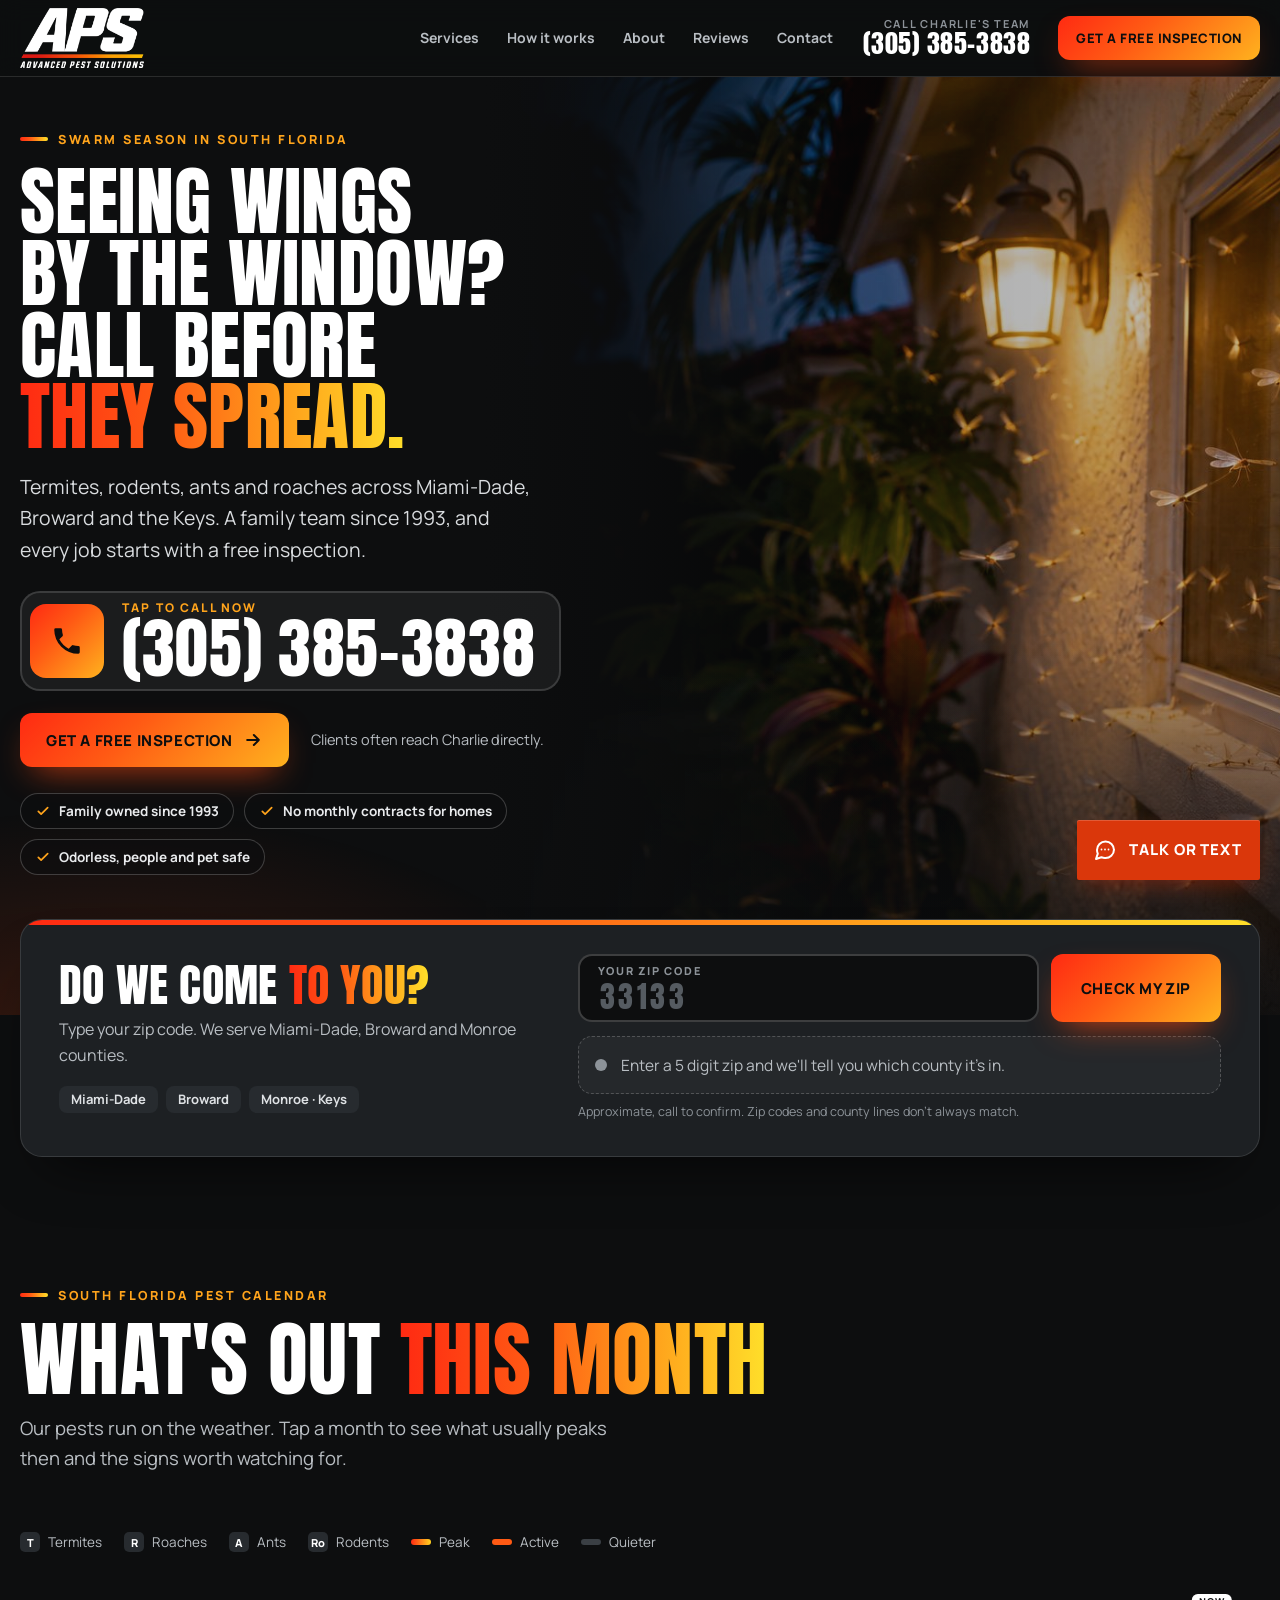
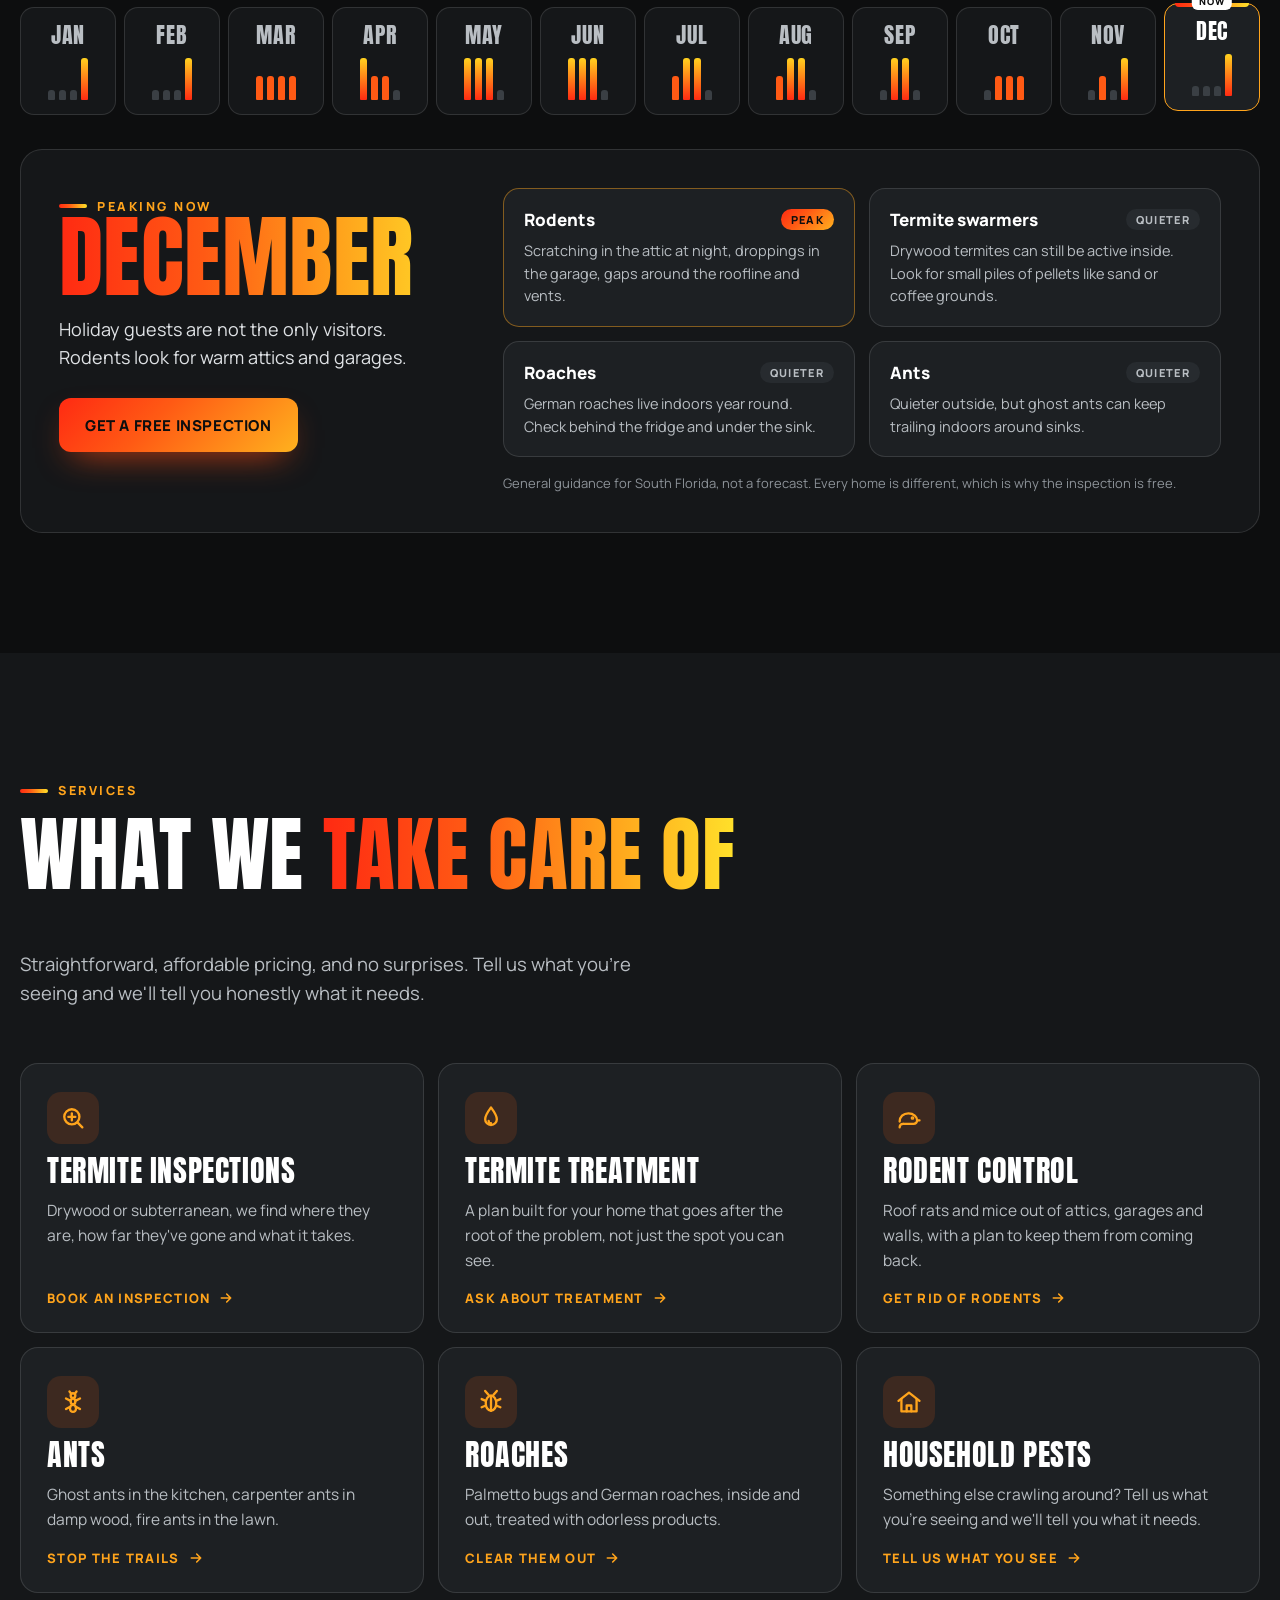
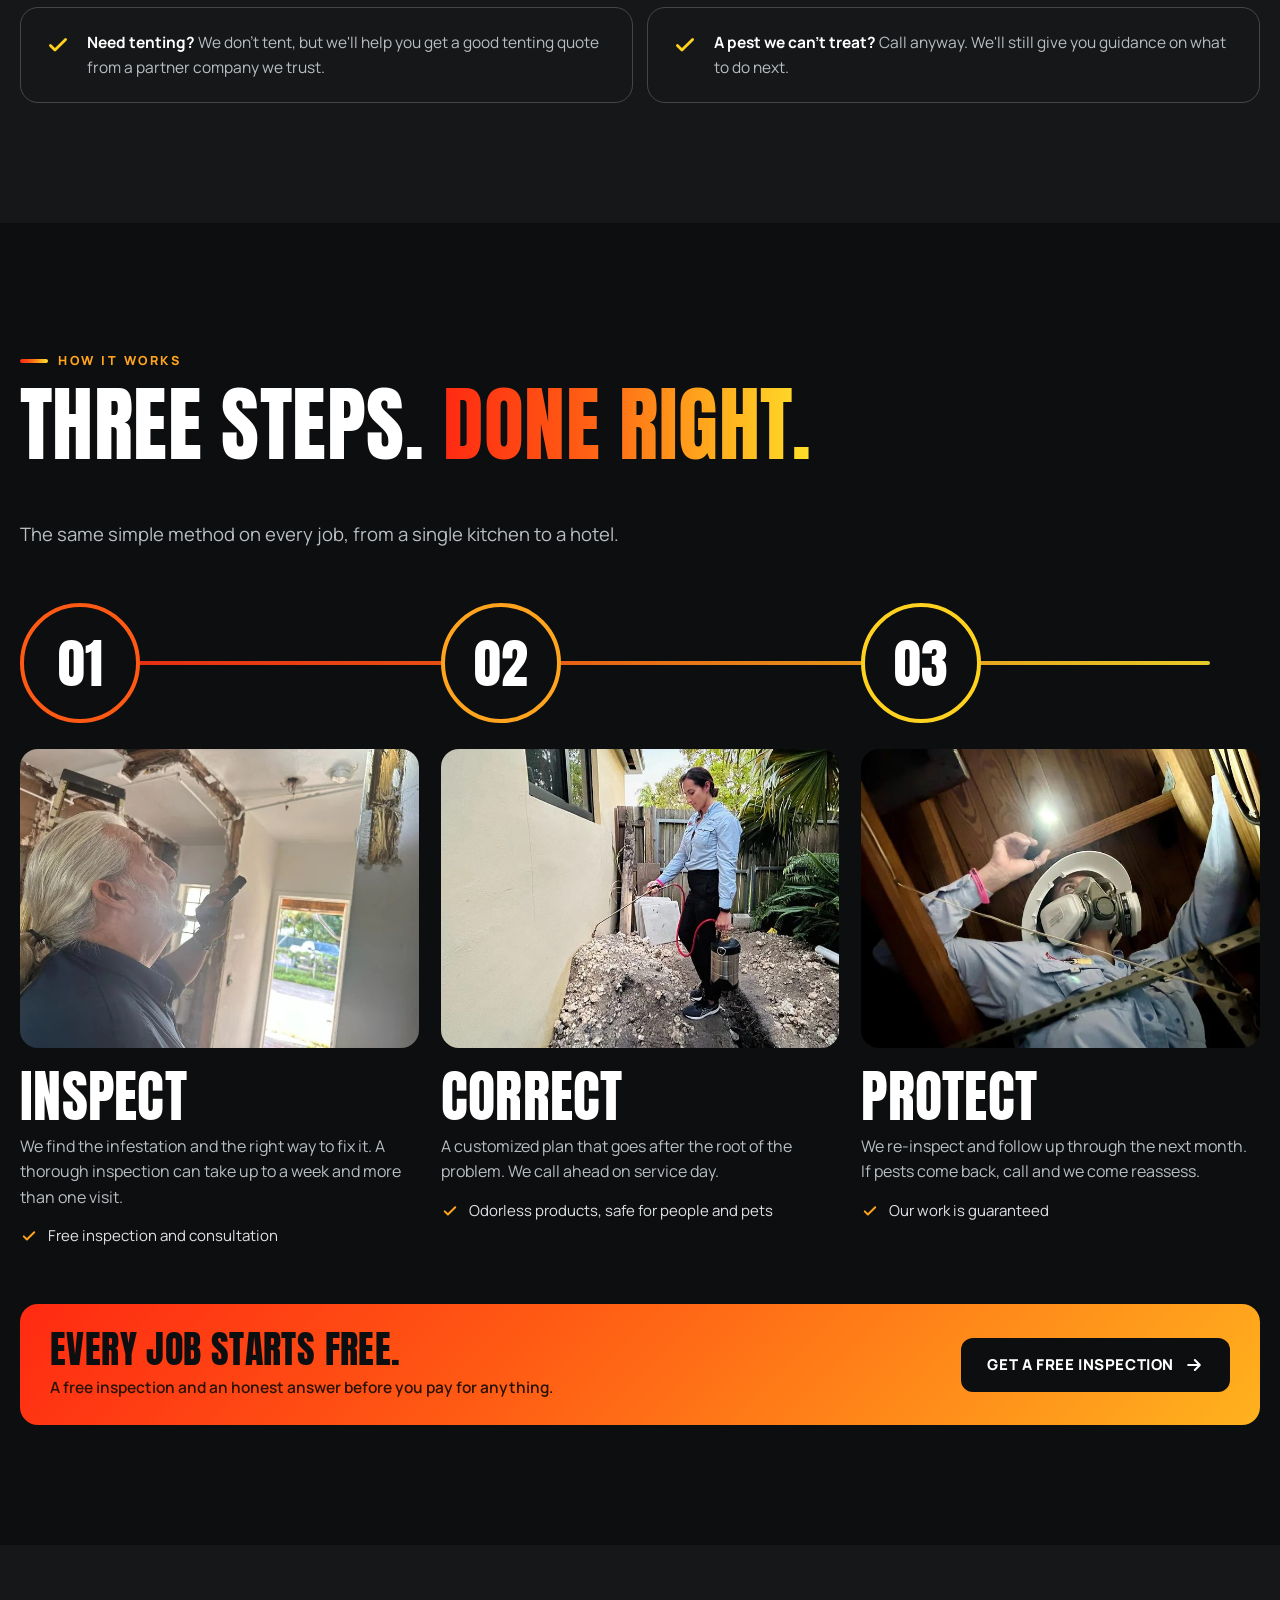
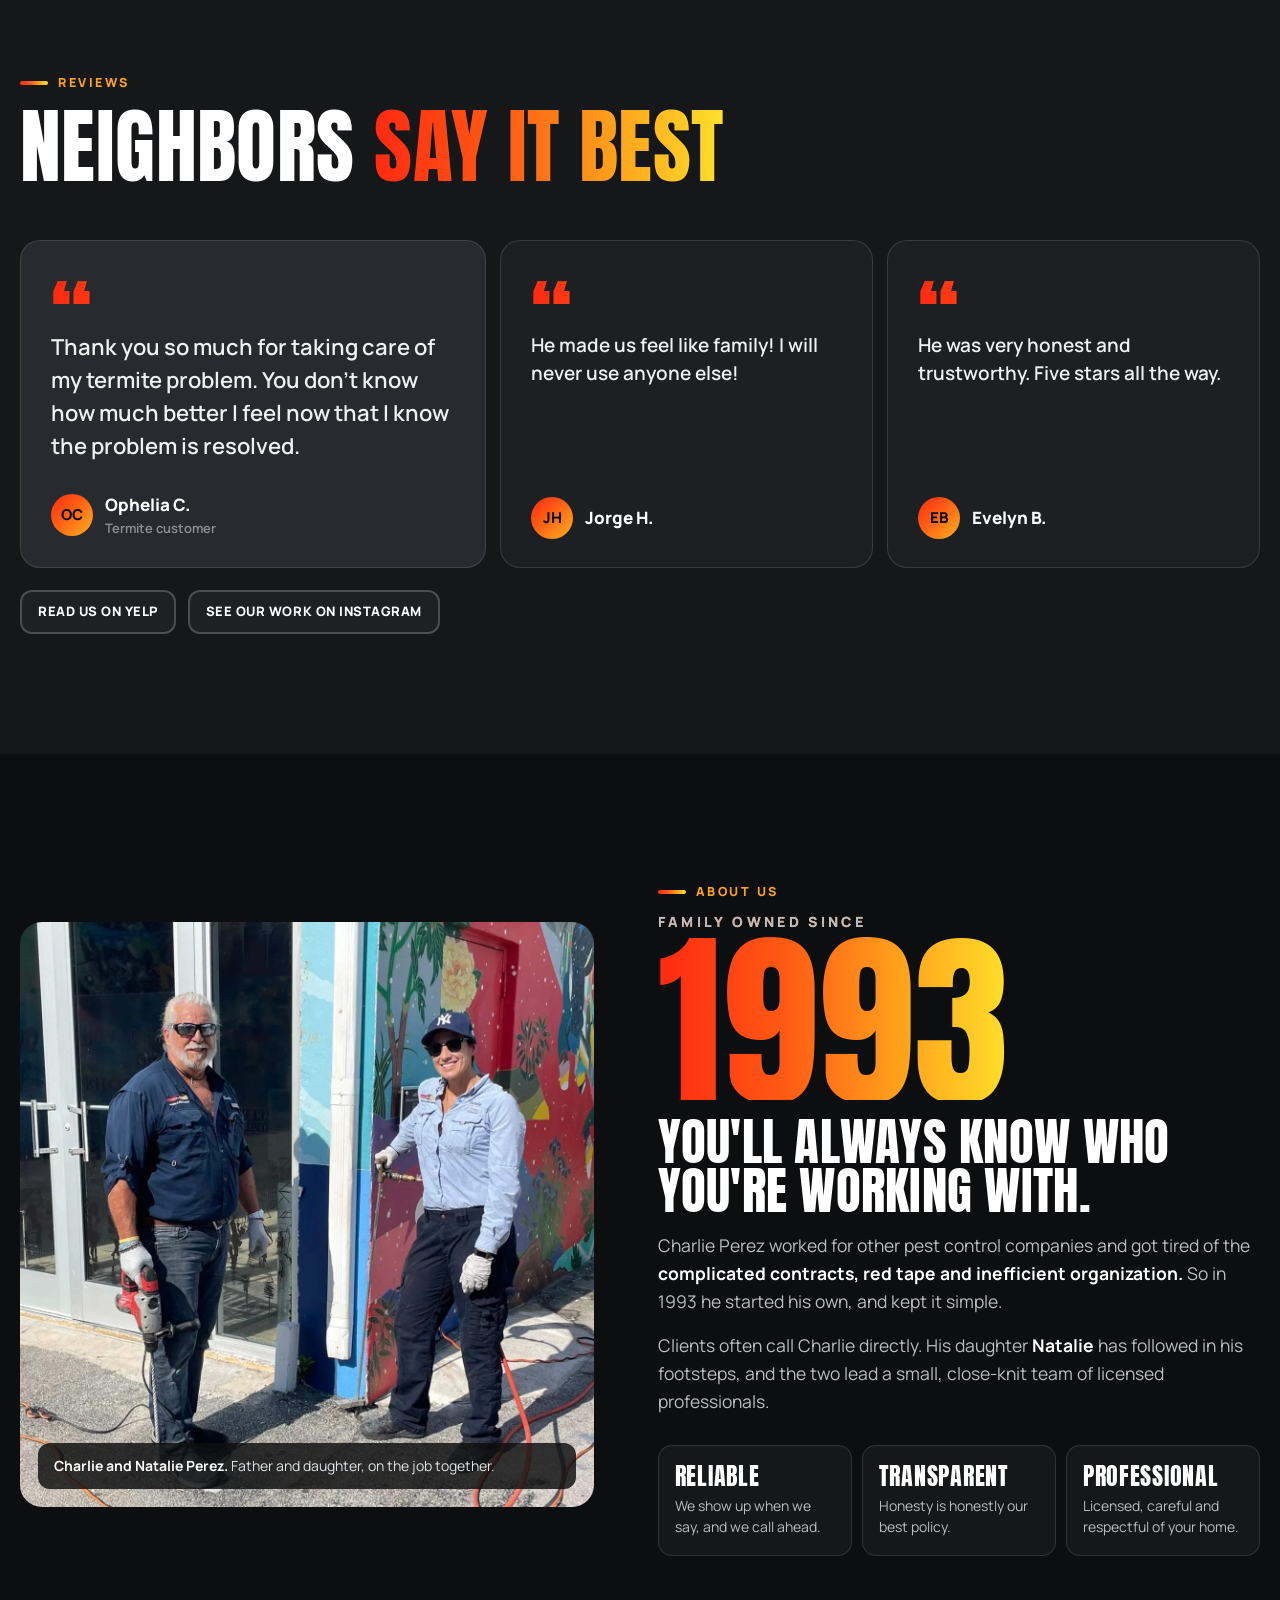
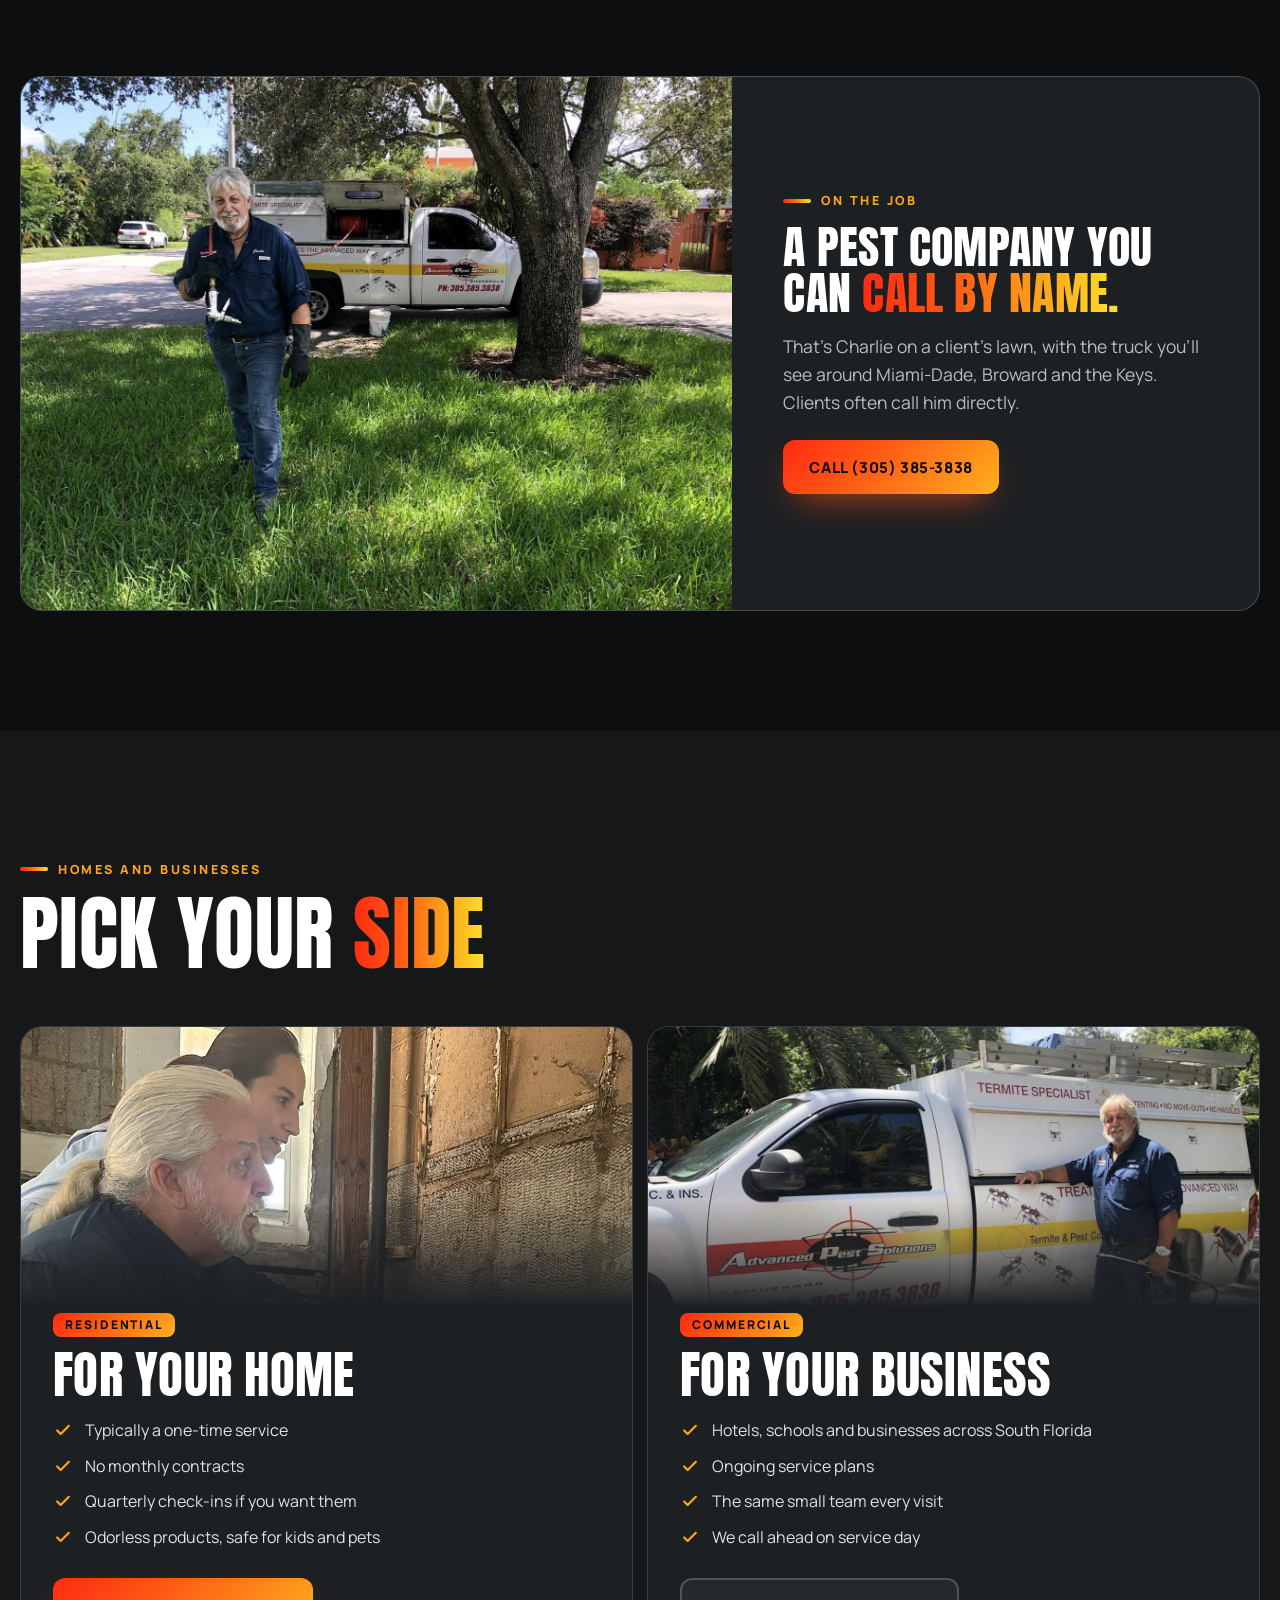
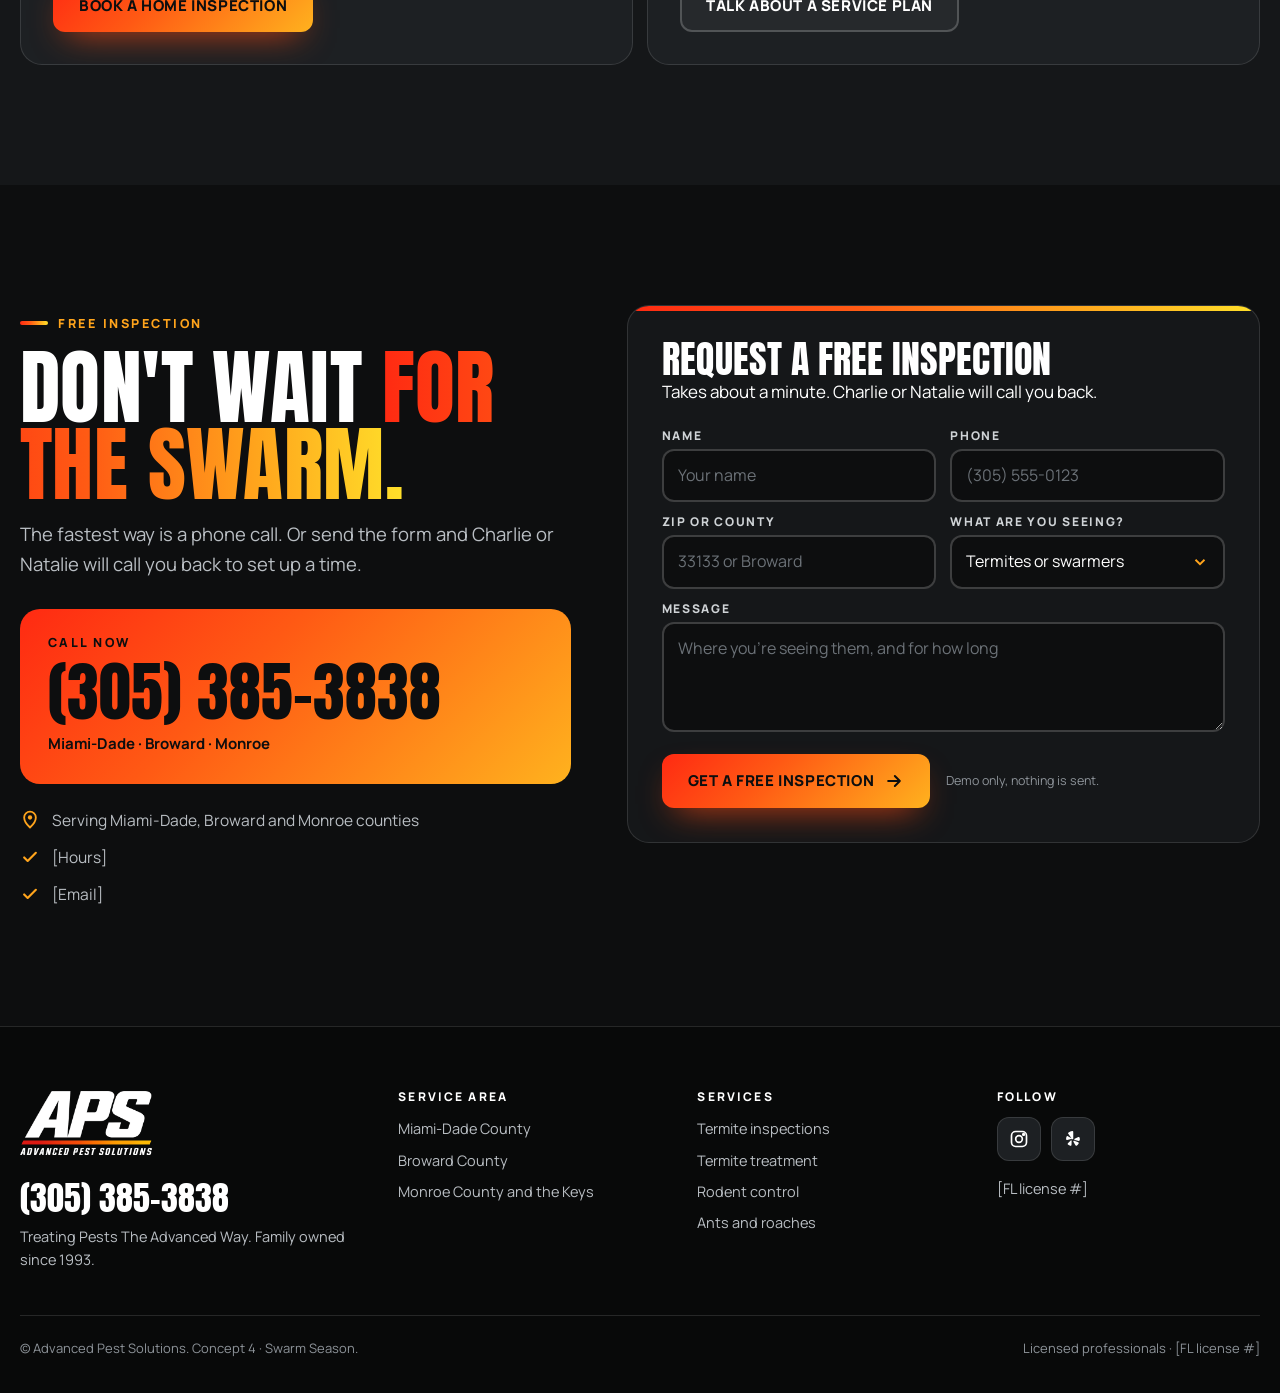
<file: swarm-season/index.html>
<!doctype html>
<html lang="en">
<head>
<meta charset="utf-8">
<meta name="viewport" content="width=device-width, initial-scale=1">
<meta name="robots" content="noindex">
<title>Concept 4 · Swarm Season | Advanced Pest Solutions</title>
<meta name="description" content="South Florida pest control, family owned since 1993. Termites, rodents, ants and roaches across Miami-Dade, Broward and Monroe. Call (305) 385-3838 for a free inspection.">
<link rel="icon" href="data:image/svg+xml,%3Csvg xmlns='http://www.w3.org/2000/svg' viewBox='0 0 64 64'%3E%3Cdefs%3E%3ClinearGradient id='g' x1='0' x2='1'%3E%3Cstop offset='0' stop-color='%23ff2412'/%3E%3Cstop offset='1' stop-color='%23ffd21f'/%3E%3C/linearGradient%3E%3C/defs%3E%3Crect width='64' height='64' rx='14' fill='%230d0e0f'/%3E%3Crect x='6' y='26' width='52' height='12' rx='3' fill='url(%23g)'/%3E%3Ccircle cx='32' cy='32' r='17' fill='none' stroke='%23ff2a12' stroke-width='3'/%3E%3Cpath d='M32 8v48' stroke='%23ff2a12' stroke-width='3'/%3E%3C/svg%3E">
<link rel="preconnect" href="https://fonts.googleapis.com">
<link rel="preconnect" href="https://fonts.gstatic.com" crossorigin>
<link href="https://fonts.googleapis.com/css2?family=Anton&family=Manrope:wght@400;500;600;700;800&display=swap" rel="stylesheet">
<link rel="stylesheet" href="../assets/motion.css">
<style>
:root{
  --ink:#0d0e0f;
  --coal:#151719;
  --coal-2:#1d2023;
  --coal-3:#272b2f;
  --line:rgba(255,255,255,.12);
  --line-2:rgba(255,255,255,.2);
  --white:#ffffff;
  --mute:#b9bec3;
  --mute-2:#8d9399;
  --red:#ff2a12;
  --orange:#ff5a14;
  --amber:#ffa41c;
  --yellow:#ffd21f;
  --grad:linear-gradient(90deg,#ff2a12 0%,#ff5a14 36%,#ffa41c 70%,#ffe02a 100%);
  --grad-d:linear-gradient(135deg,#ff2a12 0%,#ff5a14 40%,#ffb21e 100%);
  --f-disp:"Anton","Oswald","Impact",sans-serif;
  --f-body:"Manrope",system-ui,-apple-system,"Segoe UI",sans-serif;
}
*,*::before,*::after{box-sizing:border-box}
[hidden]{display:none !important}
html{-webkit-text-size-adjust:100%;scroll-behavior:smooth;scroll-padding-top:84px}
@media (prefers-reduced-motion:reduce){html{scroll-behavior:auto}*{animation:none !important;transition:none !important}}
body{margin:0;background:var(--ink);color:var(--white);font-family:var(--f-body);font-size:17px;line-height:1.6;overflow-x:hidden}
img{display:block;max-width:100%}
a{color:inherit}
button,input,select,textarea{font:inherit;color:inherit}
h1,h2,h3,h4,p,ul,ol,figure,blockquote{margin:0}
ul,ol{padding:0;list-style:none}
:focus-visible{outline:3px solid var(--yellow);outline-offset:3px;border-radius:6px}
.wrap{width:min(1240px,100% - 40px);margin-inline:auto}
.sr{position:absolute;width:1px;height:1px;overflow:hidden;clip:rect(0 0 0 0);white-space:nowrap}
.skip{position:absolute;left:12px;top:-60px;z-index:100;background:var(--yellow);color:var(--ink);padding:10px 16px;border-radius:8px;font-weight:700;text-decoration:none}
.skip:focus{top:12px}

.disp{font-family:var(--f-disp);font-weight:400;text-transform:uppercase;letter-spacing:.005em;line-height:.95}
.grad-text{background:var(--grad);-webkit-background-clip:text;background-clip:text;color:transparent}
.kicker{display:inline-flex;align-items:center;gap:10px;font:800 12.5px/1.2 var(--f-body);letter-spacing:.2em;text-transform:uppercase;color:var(--amber)}
.kicker::before{content:"";width:28px;height:4px;border-radius:2px;background:var(--grad)}
.h2{font-size:clamp(44px,6.4vw,88px)}
.lede{color:var(--mute);font-size:18.5px;max-width:620px}

.btn{display:inline-flex;align-items:center;justify-content:center;gap:10px;min-height:54px;padding:0 26px;border:0;border-radius:12px;font:800 15px/1 var(--f-body);letter-spacing:.04em;text-transform:uppercase;text-decoration:none;cursor:pointer;transition:transform .2s ease,box-shadow .2s ease,background-color .2s ease}
.btn svg{width:20px;height:20px;flex:none}
.btn--hot{background:var(--grad-d);color:var(--ink);box-shadow:0 14px 34px -14px rgba(255,74,18,.85)}
.btn--hot:hover{transform:translateY(-2px);box-shadow:0 18px 38px -14px rgba(255,74,18,.95)}
.btn--ghost{background:rgba(255,255,255,.04);color:var(--white);box-shadow:inset 0 0 0 2px var(--line-2)}
.btn--ghost:hover{background:rgba(255,255,255,.1)}
.btn--sm{min-height:44px;padding:0 18px;font-size:13px}

/* header */
.top{position:sticky;top:0;z-index:50;background:rgba(13,14,15,.86);backdrop-filter:blur(12px) saturate(1.3);-webkit-backdrop-filter:blur(12px) saturate(1.3);border-bottom:1px solid var(--line)}
.top::after{content:"";position:absolute;left:0;right:0;bottom:-1px;height:2px;background:var(--grad);opacity:0;transition:opacity .3s ease}
.top.is-scrolled::after{opacity:1}
.top-in{display:flex;align-items:center;gap:28px;height:76px}
.brand{display:flex;align-items:center;border-radius:6px;flex:none}
.brand img{height:60px;width:auto}
.nav{display:flex;gap:24px;margin-left:auto}
.nav a{font:700 14px/1 var(--f-body);color:var(--mute);text-decoration:none;padding:12px 2px;transition:color .2s ease}
.nav a:hover{color:var(--white)}
.top-call{display:flex;flex-direction:column;align-items:flex-end;text-decoration:none;line-height:1.1;padding:4px 0}
.top-call small{font:700 11px/1 var(--f-body);letter-spacing:.16em;text-transform:uppercase;color:var(--mute-2)}
.top-call span{font:400 26px/1.1 var(--f-disp);letter-spacing:.02em}
.top-call:hover span{color:var(--yellow)}
.top .btn{flex:none}
.top-phone-ico{display:none}

/* hero */
.hero{position:relative;overflow:hidden;background:var(--ink);min-height:min(820px,100svh - 76px);display:flex;align-items:center}
.hero-photo{position:absolute;top:0;right:0;bottom:0;width:62%}
.hero-photo img{width:100%;height:100%;object-fit:cover;object-position:62% 45%;filter:saturate(.9) contrast(1.05)}
.hero-photo::after{content:"";position:absolute;inset:0;background:linear-gradient(90deg,var(--ink) 0%,rgba(13,14,15,.82) 18%,rgba(13,14,15,.35) 46%,rgba(13,14,15,.25) 100%),linear-gradient(0deg,rgba(13,14,15,.9) 0%,rgba(13,14,15,0) 40%)}
.hero-grain{position:absolute;inset:0;pointer-events:none;background:radial-gradient(900px 500px at 8% 110%,rgba(255,74,18,.22),transparent 60%)}
.hero-in{position:relative;padding:44px 0 140px}
.hero-copy{max-width:640px}
.hero h1{font-size:clamp(50px,5.9vw,86px);margin:18px 0 18px}
.hero h1 .line:last-child span{background:var(--grad);-webkit-background-clip:text;background-clip:text;color:transparent}
.hero-sub{font-size:19.5px;color:#d9dcdf;max-width:520px}
.bigcall{display:inline-flex;align-items:center;gap:18px;margin-top:26px;text-decoration:none;padding:10px 26px 10px 10px;border-radius:20px;background:rgba(255,255,255,.06);box-shadow:inset 0 0 0 2px rgba(255,255,255,.14);transition:background-color .2s ease,box-shadow .2s ease}
.bigcall:hover{background:rgba(255,255,255,.1);box-shadow:inset 0 0 0 2px var(--amber)}
.bigcall-ico{position:relative;display:grid;place-items:center;width:74px;height:74px;border-radius:16px;background:var(--grad-d);color:var(--ink);flex:none}
.bigcall-ico svg{width:34px;height:34px}
.bigcall-ico::after{content:"";position:absolute;inset:-6px;border-radius:20px;border:2px solid var(--orange);opacity:0;animation:ping 2.4s ease-out infinite}
@keyframes ping{0%{transform:scale(.9);opacity:.8}80%,100%{transform:scale(1.18);opacity:0}}
.bigcall small{display:block;font:800 12px/1.2 var(--f-body);letter-spacing:.18em;text-transform:uppercase;color:var(--amber)}
.bigcall strong{display:block;font:400 clamp(40px,5.2vw,66px)/1 var(--f-disp);letter-spacing:.01em}
.hero-ctas{display:flex;flex-wrap:wrap;align-items:center;gap:14px 22px;margin-top:22px}
.hero-ctas p{font-size:14.5px;color:var(--mute)}
.chips{display:flex;flex-wrap:wrap;gap:10px;margin-top:26px}
.chip{display:inline-flex;align-items:center;gap:8px;padding:9px 14px;border-radius:999px;background:rgba(13,14,15,.55);border:1px solid var(--line-2);font:700 13.5px/1.2 var(--f-body);color:#e8eaec}
.chip svg{width:16px;height:16px;color:var(--amber);flex:none}
.hero-tag{position:absolute;right:28px;top:32px;padding:10px 14px;border-radius:12px;background:rgba(13,14,15,.72);border:1px solid var(--line-2);font:600 13px/1.35 var(--f-body);color:#e8eaec;max-width:240px}
.hero-tag b{display:block;font:400 18px/1.1 var(--f-disp);letter-spacing:.03em;text-transform:uppercase;color:var(--white)}

/* zip checker */
.zip{position:relative;z-index:3;margin-top:-96px}
.zip-card{position:relative;display:grid;grid-template-columns:1.05fr 1.4fr;gap:36px;align-items:center;padding:34px 38px;border-radius:22px;background:var(--coal-2);border:1px solid var(--line);box-shadow:0 30px 60px -30px rgba(0,0,0,.8);overflow:hidden}
.zip-card::before{content:"";position:absolute;left:0;right:0;top:0;height:5px;background:var(--grad)}
.zip-card h2{font-size:clamp(34px,3.6vw,48px)}
.zip-card h2 + p{margin-top:10px;color:var(--mute);font-size:16px}
.zip-form{display:flex;gap:12px}
.zip-field{position:relative;flex:1}
.zip-field label{position:absolute;left:20px;top:11px;font:800 11px/1 var(--f-body);letter-spacing:.16em;text-transform:uppercase;color:var(--mute-2)}
.zip-field input{width:100%;height:68px;padding:24px 20px 8px;border-radius:14px;border:2px solid var(--line-2);background:var(--ink);font:400 30px/1 var(--f-disp);letter-spacing:.12em;color:var(--white)}
.zip-field input::placeholder{color:#555b61}
.zip-field input:focus{outline:none;border-color:var(--amber);box-shadow:0 0 0 4px rgba(255,164,28,.22)}
.zip-form .btn{min-height:68px;padding:0 30px}
.zip-out{margin-top:14px;min-height:58px;display:flex;align-items:center;gap:14px;flex-wrap:wrap;padding:12px 16px;border-radius:14px;background:rgba(255,255,255,.04);border:1px dashed var(--line-2);font-size:15.5px;color:var(--mute)}
.zip-out.is-yes{background:rgba(255,164,28,.1);border:1px solid rgba(255,164,28,.5);color:var(--white)}
.zip-out.is-no{background:rgba(255,255,255,.06);border:1px solid var(--line-2);color:var(--white)}
.zip-out .dot{width:12px;height:12px;border-radius:50%;background:var(--mute-2);flex:none}
.zip-out.is-yes .dot{background:var(--yellow);box-shadow:0 0 0 5px rgba(255,210,31,.2)}
.zip-out .msg{flex:1;min-width:200px}
.zip-out .msg b{font-weight:800}
.zip-note{margin-top:8px;font-size:12.5px;color:var(--mute-2)}
.counties{display:flex;gap:8px;margin-top:18px;flex-wrap:wrap}
.counties span{padding:7px 12px;border-radius:8px;background:var(--coal-3);font:700 13px/1 var(--f-body);color:#dfe2e5;transition:background-color .3s ease,color .3s ease}
.counties span.is-hit{background:var(--grad-d);color:var(--ink)}

/* sections */
section{position:relative}
.sec{padding:120px 0}
.sec-head{display:flex;justify-content:space-between;align-items:flex-end;gap:40px;margin-bottom:54px;flex-wrap:wrap}
.sec-head .lede{margin-top:16px}

/* pest calendar */
.cal{background:var(--ink)}
.cal-strip{display:grid;grid-template-columns:repeat(12,1fr);gap:8px}
.mo{position:relative;display:flex;flex-direction:column;align-items:center;gap:12px;padding:16px 4px 14px;border-radius:14px;border:1px solid var(--line);background:var(--coal);cursor:pointer;min-height:44px;transition:background-color .2s ease,border-color .2s ease,transform .2s ease}
.mo:hover{background:var(--coal-2);border-color:var(--line-2)}
.mo-name{font:400 22px/1 var(--f-disp);letter-spacing:.04em;text-transform:uppercase;color:var(--mute)}
.mo-bars{display:grid;grid-template-columns:repeat(4,7px);gap:4px;align-items:end;height:42px}
.mo-bars i{display:block;border-radius:3px 3px 1px 1px;background:var(--coal-3)}
.mo-bars i[data-l="1"]{height:10px;background:#3a3f44}
.mo-bars i[data-l="2"]{height:24px;background:var(--orange)}
.mo-bars i[data-l="3"]{height:42px;background:linear-gradient(0deg,var(--red),var(--yellow))}
.mo[aria-pressed="true"]{background:var(--coal-2);border-color:var(--amber);transform:translateY(-4px)}
.mo[aria-pressed="true"] .mo-name{color:var(--white)}
.mo[aria-pressed="true"]::before{content:"";position:absolute;left:10px;right:10px;top:-1px;height:4px;border-radius:0 0 4px 4px;background:var(--grad)}
.mo .now{position:absolute;top:-10px;left:50%;transform:translateX(-50%);padding:3px 7px;border-radius:6px;background:var(--white);color:var(--ink);font:800 9.5px/1 var(--f-body);letter-spacing:.12em;text-transform:uppercase}
.cal-legend{display:flex;flex-wrap:wrap;gap:8px 22px;margin:18px 0 0;font-size:13.5px;color:var(--mute)}
.cal-legend span{display:inline-flex;align-items:center;gap:8px}
.cal-legend i{display:inline-block;width:20px;height:6px;border-radius:3px}
.cal-key{display:flex;gap:6px;align-items:center}
.cal-key b{display:inline-grid;place-items:center;width:20px;height:20px;border-radius:5px;background:var(--coal-3);font:800 11px/1 var(--f-body);color:#fff}
.cal-panel{display:grid;grid-template-columns:.9fr 1.6fr;gap:40px;margin-top:34px;padding:38px;border-radius:22px;background:var(--coal);border:1px solid var(--line)}
.cal-month{font-size:clamp(56px,7vw,104px)}
.cal-note{margin-top:14px;font-size:18px;color:#dfe2e5;max-width:380px}
.cal-panel .btn{margin-top:26px}
.pests{display:grid;grid-template-columns:repeat(2,1fr);gap:14px}
.pest{padding:20px 20px 18px;border-radius:16px;background:var(--coal-2);border:1px solid var(--line)}
.pest-top{display:flex;align-items:center;justify-content:space-between;gap:10px;margin-bottom:10px}
.pest h3{font:800 17px/1.25 var(--f-body)}
.lvl{flex:none;padding:5px 10px;border-radius:999px;font:800 11px/1 var(--f-body);letter-spacing:.12em;text-transform:uppercase;background:var(--coal-3);color:var(--mute)}
.lvl[data-l="2"]{background:rgba(255,90,20,.18);color:#ffb08a}
.lvl[data-l="3"]{background:var(--grad-d);color:var(--ink)}
.pest p{font-size:14.5px;color:var(--mute);line-height:1.55}
.pest[data-l="3"]{border-color:rgba(255,164,28,.45)}
.cal-fine{margin-top:16px;font-size:13px;color:var(--mute-2)}

/* services */
.svc{background:var(--coal)}
.svc-grid{display:grid;grid-template-columns:repeat(3,1fr);gap:14px}
.tile{position:relative;display:flex;flex-direction:column;gap:12px;padding:28px 26px 26px;border-radius:18px;background:var(--coal-2);border:1px solid var(--line);text-decoration:none;overflow:hidden;transition:transform .25s ease,border-color .25s ease,background-color .25s ease}
.tile::after{content:"";position:absolute;left:0;right:0;top:0;height:3px;background:var(--grad);transform:scaleX(0);transform-origin:left;transition:transform .4s ease}
.tile:hover{transform:translateY(-3px);border-color:var(--line-2);background:var(--coal-3)}
.tile:hover::after{transform:scaleX(1)}
.tile-ico{display:grid;place-items:center;width:52px;height:52px;border-radius:14px;background:rgba(255,90,20,.14);color:var(--amber)}
.tile-ico svg{width:28px;height:28px}
.tile h3{font:400 30px/1 var(--f-disp);letter-spacing:.02em;text-transform:uppercase}
.tile p{font-size:15.5px;color:var(--mute)}
.tile .go{margin-top:auto;padding-top:6px;font:800 13px/1 var(--f-body);letter-spacing:.1em;text-transform:uppercase;color:var(--amber);display:inline-flex;gap:8px;align-items:center}
.svc-notes{display:grid;grid-template-columns:1fr 1fr;gap:14px;margin-top:14px}
.svc-note{display:flex;gap:16px;align-items:flex-start;padding:22px 24px;border-radius:18px;background:transparent;border:1px solid var(--line-2)}
.svc-note svg{width:26px;height:26px;color:var(--yellow);flex:none;margin-top:2px}
.svc-note p{font-size:15.5px;color:var(--mute)}
.svc-note b{color:var(--white)}

/* method */
.method{background:var(--ink);overflow:hidden}
.steps{position:relative;display:grid;grid-template-columns:repeat(3,1fr);gap:22px}
.steps::before{content:"";position:absolute;left:4%;right:4%;top:58px;height:4px;border-radius:2px;background:var(--grad);opacity:.9}
.step{position:relative}
.step-num{position:relative;display:flex;align-items:center;gap:14px;margin-bottom:26px}
.step-num b{display:grid;place-items:center;width:120px;height:120px;border-radius:50%;background:var(--ink);border:4px solid var(--orange);font:400 54px/1 var(--f-disp);color:var(--white)}
.step:nth-child(2) .step-num b{border-color:var(--amber)}
.step:nth-child(3) .step-num b{border-color:var(--yellow)}
.step-photo{position:relative;aspect-ratio:4/3;border-radius:18px;overflow:hidden;background:var(--coal)}
.step-photo img{width:100%;height:100%;object-fit:cover;transition:transform .8s ease}
.step:hover .step-photo img{transform:scale(1.04)}
.step h3{margin-top:22px;font-size:clamp(46px,4.4vw,64px)}
.step p{margin-top:10px;color:var(--mute);font-size:16px}
.step ul{margin-top:14px;display:grid;gap:8px}
.step li{display:flex;gap:10px;font-size:15px;color:#dfe2e5}
.step li svg{width:18px;height:18px;flex:none;margin-top:3px;color:var(--amber)}
.guarantee{margin-top:56px;display:flex;align-items:center;justify-content:space-between;gap:24px;flex-wrap:wrap;padding:26px 30px;border-radius:18px;background:var(--grad-d);color:var(--ink)}
.guarantee p{font:400 clamp(28px,3vw,40px)/1 var(--f-disp);text-transform:uppercase;letter-spacing:.01em}
.guarantee span{display:block;margin-top:8px;font:600 15.5px/1.4 var(--f-body);text-transform:none;letter-spacing:0;color:#2a1306}
.guarantee .btn{background:var(--ink);color:var(--white)}
.guarantee .btn:hover{background:#000}

/* reviews */
.reviews{background:var(--coal)}
.rev-grid{display:grid;grid-template-columns:1.25fr 1fr 1fr;gap:14px}
.rev{display:flex;flex-direction:column;justify-content:space-between;gap:28px;padding:34px 30px 28px;border-radius:20px;background:var(--coal-2);border:1px solid var(--line)}
.rev:first-child{background:var(--coal-3)}
.rev .q{display:block;font:400 88px/1 var(--f-disp);height:46px;overflow:hidden;margin-bottom:10px}
.rev blockquote p{font-size:19px;line-height:1.5;font-weight:600;color:#eef0f1}
.rev:first-child blockquote p{font-size:22px}
.rev figcaption{display:flex;align-items:center;gap:12px;font-weight:800}
.rev figcaption i{display:grid;place-items:center;width:42px;height:42px;border-radius:50%;background:var(--grad-d);color:var(--ink);font:800 15px/1 var(--f-body);font-style:normal}
.rev figcaption small{display:block;font-weight:600;font-size:13px;color:var(--mute-2)}
.rev-links{margin-top:22px;display:flex;flex-wrap:wrap;gap:12px}

/* family */
.family{background:var(--ink)}
.fam-grid{display:grid;grid-template-columns:1fr 1.05fr;gap:64px;align-items:center}
.fam-photo{position:relative}
.fam-photo img{width:100%;height:auto;aspect-ratio:1/1.02;object-fit:cover;object-position:50% 30%;border-radius:22px}
.fam-photo figcaption{position:absolute;left:18px;right:18px;bottom:18px;padding:12px 16px;border-radius:12px;background:rgba(13,14,15,.82);font-size:14px;color:#dfe2e5}
.fam-photo figcaption b{color:var(--white)}
.fam-copy .since{font-size:clamp(110px,15vw,210px);line-height:.82;margin:14px 0 18px;color:transparent;display:block;width:fit-content}
.since small{display:block;font:800 14px/1 var(--f-body);letter-spacing:.24em;color:var(--mute);-webkit-text-fill-color:var(--mute);margin-bottom:14px}
.fam-copy h2{font-size:clamp(36px,4vw,54px)}
.fam-copy p{margin-top:16px;color:var(--mute);font-size:17.5px}
.fam-copy p b{color:var(--white)}
.vals{display:grid;grid-template-columns:repeat(3,1fr);gap:10px;margin-top:30px}
.val{padding:18px 16px;border-radius:14px;background:var(--coal);border:1px solid var(--line)}
.val h3{font:400 24px/1 var(--f-disp);letter-spacing:.03em;text-transform:uppercase}
.val p{margin-top:8px;font-size:14px;color:var(--mute);line-height:1.45}

/* residential vs commercial */
.split{background:var(--coal)}
.split-grid{display:grid;grid-template-columns:1fr 1fr;gap:14px}
.side{position:relative;display:flex;flex-direction:column;border-radius:22px;overflow:hidden;background:var(--coal-2);border:1px solid var(--line)}
.side-photo{height:280px;position:relative}
.side-photo img{width:100%;height:100%;object-fit:cover}
.side-photo::after{content:"";position:absolute;inset:0;background:linear-gradient(0deg,var(--coal-2) 0%,rgba(29,32,35,0) 38%)}
.side-body{padding:6px 32px 32px;display:flex;flex-direction:column;flex:1}
.side .tag{align-self:flex-start;padding:6px 12px;border-radius:8px;background:var(--grad-d);color:var(--ink);font:800 12px/1 var(--f-body);letter-spacing:.16em;text-transform:uppercase}
.side h3{margin-top:14px;font-size:clamp(40px,4vw,56px)}
.side ul{margin:18px 0 28px;display:grid;gap:10px}
.side li{display:flex;gap:12px;color:#dfe2e5;font-size:16px}
.side li svg{width:20px;height:20px;flex:none;margin-top:2px;color:var(--amber)}
.side .btn{margin-top:auto;align-self:flex-start}

/* contact */
.onjob{background:var(--ink);padding-top:0}
.onjob-card{display:grid;grid-template-columns:1.35fr 1fr;border-radius:22px;overflow:hidden;background:var(--coal-2);border:1px solid var(--line-2)}
.onjob-card img{width:100%;height:100%;min-height:420px;object-fit:cover;object-position:32% 30%}
.onjob-copy{padding:clamp(28px,4vw,56px);display:flex;flex-direction:column;justify-content:center;gap:16px}
.onjob-copy h2{font-size:clamp(34px,3.6vw,50px);line-height:1}
.onjob-copy p{color:var(--mute);font-size:17.5px}
.onjob-copy .btn{align-self:flex-start;margin-top:8px}
@media (max-width:900px){.onjob-card{grid-template-columns:1fr}.onjob-card img{min-height:0;height:300px}}
.contact{background:var(--ink)}
.contact-grid{display:grid;grid-template-columns:1fr 1.15fr;gap:56px;align-items:start}
.contact-call{display:block;margin-top:30px;padding:28px;border-radius:20px;background:var(--grad-d);color:var(--ink);text-decoration:none;transition:transform .2s ease}
.contact-call:hover{transform:translateY(-3px)}
.contact-call small{display:block;font:800 12.5px/1 var(--f-body);letter-spacing:.18em;text-transform:uppercase}
.contact-call strong{display:block;margin-top:10px;font:400 clamp(44px,5vw,64px)/1 var(--f-disp)}
.contact-call span{display:block;margin-top:8px;font-weight:700;font-size:15px}
.contact-facts{margin-top:24px;display:grid;gap:12px}
.contact-facts li{display:flex;gap:12px;color:var(--mute);font-size:15.5px}
.contact-facts svg{width:20px;height:20px;flex:none;margin-top:2px;color:var(--amber)}
.form{padding:34px;border-radius:22px;background:var(--coal);border:1px solid var(--line);position:relative;overflow:hidden}
.form::before{content:"";position:absolute;left:0;right:0;top:0;height:5px;background:var(--grad)}
.form h3{font:400 38px/1 var(--f-disp);text-transform:uppercase}
.form > p{margin-top:8px;color:var(--mute);font-size:15px}
.fgrid{display:grid;grid-template-columns:1fr 1fr;gap:14px;margin-top:24px}
.f{display:flex;flex-direction:column;gap:7px}
.f--full{grid-column:1/-1}
.f label{font:800 12px/1 var(--f-body);letter-spacing:.14em;text-transform:uppercase;color:#cfd3d6}
.f input,.f select,.f textarea{width:100%;min-height:52px;padding:12px 14px;border-radius:12px;border:2px solid var(--line-2);background:var(--ink);color:var(--white);font-size:16px}
.f select{appearance:none;background-image:url("data:image/svg+xml,%3Csvg xmlns='http://www.w3.org/2000/svg' viewBox='0 0 24 24' fill='none' stroke='%23ffa41c' stroke-width='2.5'%3E%3Cpath d='m6 9 6 6 6-6'/%3E%3C/svg%3E");background-repeat:no-repeat;background-position:right 14px center;background-size:18px;padding-right:44px}
.f textarea{min-height:110px;resize:vertical}
.f input:focus,.f select:focus,.f textarea:focus{outline:none;border-color:var(--amber);box-shadow:0 0 0 4px rgba(255,164,28,.2)}
.f input::placeholder,.f textarea::placeholder{color:#6b7177}
.form-foot{display:flex;align-items:center;gap:16px;flex-wrap:wrap;margin-top:22px}
.form-foot small{font-size:12.5px;color:var(--mute-2)}
.thanks{text-align:center;padding:30px 10px}
.thanks-ico{display:grid;place-items:center;width:84px;height:84px;margin:0 auto 20px;border-radius:50%;background:var(--grad-d);color:var(--ink)}
.thanks-ico svg{width:42px;height:42px}
.thanks h3{font-size:46px}
.thanks p{margin:12px auto 0;max-width:420px;color:var(--mute)}
.thanks .btn{margin-top:22px}

/* footer */
.foot{background:#080909;border-top:1px solid var(--line);padding:64px 0 34px}
.foot-grid{display:grid;grid-template-columns:1.3fr 1fr 1fr 1fr;gap:36px}
.foot .brand{display:inline-flex}
.foot p,.foot li{font-size:14.5px;color:var(--mute)}
.foot h4{font:800 12px/1 var(--f-body);letter-spacing:.18em;text-transform:uppercase;color:var(--white);margin-bottom:14px}
.foot ul{display:grid;gap:8px}
.foot a{text-decoration:none}
.foot a:hover{color:var(--yellow)}
.foot-phone{display:block;margin-top:18px;font:400 34px/1 var(--f-disp);color:var(--white)}
.social{display:flex;gap:10px;margin-top:4px}
.social a{display:grid;place-items:center;width:44px;height:44px;border-radius:12px;background:var(--coal-2);border:1px solid var(--line);color:var(--white)}
.social a:hover{border-color:var(--amber);color:var(--amber)}
.social svg{width:20px;height:20px}
.foot-base{display:flex;justify-content:space-between;gap:16px;flex-wrap:wrap;margin-top:44px;padding-top:22px;border-top:1px solid var(--line);font-size:13px;color:var(--mute-2)}

/* phone call bar: stops short of the chat launcher on the right */

@media (max-width:1100px){
  .nav{display:none}
  .top-in{gap:16px}
  .top-call{margin-left:auto}
  .zip-card{grid-template-columns:1fr;gap:22px}
  .fam-grid{gap:40px}
  .rev-grid{grid-template-columns:1fr 1fr}
  .rev:first-child{grid-column:1/-1}
}
@media (max-width:900px){
  .hero{min-height:0;display:block}
  .hero-photo{position:relative;width:100%;height:340px}
  .hero-photo img{object-position:72% 40%}
  .hero-photo::after{background:linear-gradient(0deg,var(--ink) 0%,rgba(13,14,15,.3) 45%,rgba(13,14,15,.15) 100%)}
  .hero-tag{display:none}
  .hero-in{padding:0 0 120px;margin-top:-56px}
  .svc-grid{grid-template-columns:1fr 1fr}
  .steps{grid-template-columns:1fr;gap:56px}
  .steps::before{display:none}
  .step-num b{width:100px;height:100px;font-size:46px;margin-left:8px}
  .cal-panel{grid-template-columns:1fr;gap:26px}
  .fam-grid,.contact-grid,.split-grid{grid-template-columns:1fr}
  .foot-grid{grid-template-columns:1fr 1fr}
}
@media (max-width:700px){
  .wrap{width:calc(100% - 32px)}
  body{font-size:16px;padding-bottom:84px}
  .sec{padding:84px 0}
  .top-in{height:66px}
  .brand img{height:44px}
  .brand{padding:0}
  .top .btn{display:none}
  .top-call small{display:none}
  .top-call span{font-size:22px}
  html{scroll-padding-top:74px}
  .hero-photo{height:190px}
  .hero h1{font-size:clamp(42px,11.6vw,58px);margin:14px 0}
  .hero-sub{font-size:16px}
  .bigcall{display:flex;gap:14px;padding:8px 14px 8px 8px}
  .bigcall-ico{width:60px;height:60px}
  .bigcall-ico svg{width:28px;height:28px}
  .bigcall strong{font-size:clamp(28px,8.4vw,38px)}
  .hero-ctas .btn{width:auto}
  .zip{margin-top:-80px}
  .zip-card{padding:28px 20px 22px}
  .zip-form{flex-direction:column}
  .zip-form .btn{min-height:56px}
  .cal-strip{grid-template-columns:repeat(6,1fr);gap:6px;row-gap:16px}
  .mo{padding:12px 2px 10px;gap:8px}
  .mo-name{font-size:17px}
  .mo-bars{grid-template-columns:repeat(4,5px);gap:3px;height:32px}
  .mo-bars i[data-l="3"]{height:32px}
  .mo-bars i[data-l="2"]{height:18px}
  .mo-bars i[data-l="1"]{height:7px}
  .cal-panel{padding:24px 20px}
  .pests{grid-template-columns:1fr}
  .svc-grid,.svc-notes,.rev-grid,.vals{grid-template-columns:1fr}
  .rev:first-child blockquote p{font-size:20px}
  .side-body{padding:6px 22px 26px}
  .form{padding:26px 20px}
  .fgrid{grid-template-columns:1fr}
  .foot-grid{grid-template-columns:1fr}
  .guarantee{padding:24px 22px}
}
</style>
</head>
<body>
<a class="skip" href="#main">Skip to content</a>

<svg width="0" height="0" style="position:absolute" aria-hidden="true">
  <symbol id="i-phone" viewBox="0 0 24 24"><path fill="currentColor" d="M6.6 10.8a15.1 15.1 0 0 0 6.6 6.6l2.2-2.2a1 1 0 0 1 1-.25 11.4 11.4 0 0 0 3.6.57 1 1 0 0 1 1 1V20a1 1 0 0 1-1 1A17 17 0 0 1 3 4a1 1 0 0 1 1-1h3.5a1 1 0 0 1 1 1c0 1.25.2 2.45.57 3.57a1 1 0 0 1-.25 1L6.6 10.8Z"/></symbol>
  <symbol id="i-check" viewBox="0 0 24 24"><path fill="none" stroke="currentColor" stroke-width="2.6" stroke-linecap="round" stroke-linejoin="round" d="m5 12.5 4.2 4.2L19 7"/></symbol>
  <symbol id="i-arrow" viewBox="0 0 24 24"><path fill="none" stroke="currentColor" stroke-width="2.4" stroke-linecap="round" stroke-linejoin="round" d="M5 12h14m-6-6 6 6-6 6"/></symbol>
  <symbol id="i-pin" viewBox="0 0 24 24"><path fill="none" stroke="currentColor" stroke-width="2.2" stroke-linejoin="round" d="M12 21s7-6.3 7-12a7 7 0 1 0-14 0c0 5.7 7 12 7 12Z"/><circle cx="12" cy="9" r="2.6" fill="currentColor"/></symbol>
</svg>

<header class="top" data-header>
  <div class="wrap top-in">
    <a class="brand" href="#top" aria-label="Advanced Pest Solutions, home"><img src="../assets/img/logo-heritage-white.png" alt="Advanced Pest Solutions" width="900" height="437"></a>
    <nav class="nav" aria-label="Main">
      <a href="#services">Services</a>
      <a href="#how">How it works</a>
      <a href="#about">About</a>
      <a href="#reviews">Reviews</a>
      <a href="#contact">Contact</a>
    </nav>
    <a class="top-call" href="tel:+13053853838"><small>Call Charlie's team</small><span>(305) 385-3838</span></a>
    <a class="btn btn--hot btn--sm" href="#contact">Get a free inspection</a>
  </div>
</header>

<main id="main">
  <section class="hero" id="top" aria-labelledby="hero-h">
    <div class="hero-photo kenburns">
      <img src="../assets/img/hero-swarm.jpg" alt="Winged termite swarmers gathering around a lit window and porch light of a South Florida home at dusk" width="1536" height="1024">
    </div>
    <div class="hero-grain"></div>
    <div class="wrap hero-in">
      <div class="hero-copy">
        <span class="kicker" data-load style="--d:80ms">Swarm season in South Florida</span>
        <h1 class="disp" id="hero-h">
          <span class="line"><span style="--d:120ms">Seeing wings</span></span>
          <span class="line"><span style="--d:220ms">by the window?</span></span>
          <span class="line"><span style="--d:320ms">Call before</span></span>
          <span class="line"><span style="--d:420ms">they spread.</span></span>
        </h1>
        <p class="hero-sub" data-load style="--d:520ms">Termites, rodents, ants and roaches across Miami-Dade, Broward and the Keys. A family team since 1993, and every job starts with a free inspection.</p>
        <a class="bigcall" href="tel:+13053853838" data-load style="--d:620ms">
          <span class="bigcall-ico"><svg aria-hidden="true"><use href="#i-phone"/></svg></span>
          <span><small>Tap to call now</small><strong>(305) 385-3838</strong></span>
        </a>
        <div class="hero-ctas" data-load style="--d:720ms">
          <a class="btn btn--hot" href="#contact">Get a free inspection <svg aria-hidden="true"><use href="#i-arrow"/></svg></a>
          <p>Clients often reach Charlie directly.</p>
        </div>
        <ul class="chips" data-load style="--d:820ms" aria-label="Why people call us">
          <li class="chip"><svg aria-hidden="true"><use href="#i-check"/></svg>Family owned since 1993</li>
          <li class="chip"><svg aria-hidden="true"><use href="#i-check"/></svg>No monthly contracts for homes</li>
          <li class="chip"><svg aria-hidden="true"><use href="#i-check"/></svg>Odorless, people and pet safe</li>
        </ul>
      </div>
    </div>
  </section>

  <section class="zip" aria-labelledby="zip-h">
    <div class="wrap">
      <div class="zip-card" data-reveal>
        <div>
          <h2 class="disp" id="zip-h">Do we come <span class="grad-text">to you?</span></h2>
          <p>Type your zip code. We serve Miami-Dade, Broward and Monroe counties.</p>
          <div class="counties" aria-hidden="true"><span data-c="Miami-Dade">Miami-Dade</span><span data-c="Broward">Broward</span><span data-c="Monroe">Monroe · Keys</span></div>
        </div>
        <div>
          <form class="zip-form" id="zipForm" novalidate>
            <div class="zip-field">
              <label for="zipIn">Your zip code</label>
              <input id="zipIn" name="zip" inputmode="numeric" autocomplete="postal-code" maxlength="5" placeholder="33133" aria-describedby="zipOut zipNote">
            </div>
            <button class="btn btn--hot" type="submit">Check my zip</button>
          </form>
          <div class="zip-out" id="zipOut" role="status" aria-live="polite"><span class="dot" aria-hidden="true"></span><span class="msg">Enter a 5 digit zip and we'll tell you which county it's in.</span></div>
          <p class="zip-note" id="zipNote">Approximate, call to confirm. Zip codes and county lines don't always match.</p>
        </div>
      </div>
    </div>
  </section>

  <section class="sec cal" id="calendar" aria-labelledby="cal-h">
    <div class="wrap">
      <div class="sec-head">
        <div>
          <span class="kicker">South Florida pest calendar</span>
          <h2 class="disp h2" id="cal-h" style="margin-top:16px">What's out <span class="grad-text">this month</span></h2>
          <p class="lede">Our pests run on the weather. Tap a month to see what usually peaks then and the signs worth watching for.</p>
        </div>
        <div class="cal-legend" aria-hidden="true">
          <span class="cal-key"><b>T</b>Termites</span>
          <span class="cal-key"><b>R</b>Roaches</span>
          <span class="cal-key"><b>A</b>Ants</span>
          <span class="cal-key"><b>Ro</b>Rodents</span>
          <span><i style="background:linear-gradient(90deg,var(--red),var(--yellow))"></i>Peak</span>
          <span><i style="background:var(--orange)"></i>Active</span>
          <span><i style="background:#3a3f44"></i>Quieter</span>
        </div>
      </div>
      <div class="cal-strip" id="calStrip" role="group" aria-label="Choose a month"></div>
      <div class="cal-panel" id="calPanel" aria-live="polite">
        <div>
          <span class="kicker" id="calKicker">Peaking now</span>
          <p class="disp cal-month grad-text" id="calMonth">April</p>
          <p class="cal-note" id="calNote">Spring swarm season. Termite swarmers fly toward lights at dusk, then drop their wings on sills.</p>
          <a class="btn btn--hot" href="#contact">Get a free inspection</a>
        </div>
        <div>
          <div class="pests" id="calPests">
            <article class="pest" data-l="3"><div class="pest-top"><h3>Termite swarmers</h3><span class="lvl" data-l="3">Peak</span></div><p>Discarded wings on windowsills, piles of tiny pellets like sand or coffee grounds, mud tubes on the foundation.</p></article>
            <article class="pest" data-l="2"><div class="pest-top"><h3>Roaches</h3><span class="lvl" data-l="2">Active</span></div><p>Palmetto bugs slipping in under doors and up drains. Pepper-like droppings in cabinets.</p></article>
            <article class="pest" data-l="2"><div class="pest-top"><h3>Ants</h3><span class="lvl" data-l="2">Active</span></div><p>Ghost ant trails along counters and bathroom fixtures. Carpenter ants near damp window frames.</p></article>
            <article class="pest" data-l="1"><div class="pest-top"><h3>Rodents</h3><span class="lvl" data-l="1">Quieter</span></div><p>Roof rats still nest in attics year round. Listen for scratching at night.</p></article>
          </div>
          <p class="cal-fine">General guidance for South Florida, not a forecast. Every home is different, which is why the inspection is free.</p>
        </div>
      </div>
    </div>
  </section>

  <section class="sec svc" id="services" aria-labelledby="svc-h">
    <div class="wrap">
      <div class="sec-head">
        <div>
          <span class="kicker">Services</span>
          <h2 class="disp h2" id="svc-h" style="margin-top:16px">What we <span class="grad-text">take care of</span></h2>
        </div>
        <p class="lede">Straightforward, affordable pricing, and no surprises. Tell us what you're seeing and we'll tell you honestly what it needs.</p>
      </div>
      <div class="svc-grid" data-stagger="70">
        <a class="tile" href="#contact" data-reveal>
          <span class="tile-ico"><svg viewBox="0 0 24 24" fill="none" stroke="currentColor" stroke-width="2" stroke-linecap="round" aria-hidden="true"><circle cx="11" cy="11" r="6.5"/><path d="m20 20-4.2-4.2M11 8v6M8 11h6"/></svg></span>
          <h3>Termite inspections</h3>
          <p>Drywood or subterranean, we find where they are, how far they've gone and what it takes.</p>
          <span class="go">Book an inspection <svg width="16" height="16" aria-hidden="true"><use href="#i-arrow"/></svg></span>
        </a>
        <a class="tile" href="#contact" data-reveal>
          <span class="tile-ico"><svg viewBox="0 0 24 24" fill="none" stroke="currentColor" stroke-width="2" stroke-linecap="round" stroke-linejoin="round" aria-hidden="true"><path d="M12 3c-3 4-5 6.5-5 10a5 5 0 0 0 10 0c0-3.5-2-6-5-10Z"/><path d="M10 14.5a2 2 0 0 0 2 2"/></svg></span>
          <h3>Termite treatment</h3>
          <p>A plan built for your home that goes after the root of the problem, not just the spot you can see.</p>
          <span class="go">Ask about treatment <svg width="16" height="16" aria-hidden="true"><use href="#i-arrow"/></svg></span>
        </a>
        <a class="tile" href="#contact" data-reveal>
          <span class="tile-ico"><svg viewBox="0 0 24 24" fill="none" stroke="currentColor" stroke-width="2" stroke-linecap="round" stroke-linejoin="round" aria-hidden="true"><path d="M4 15c0-4 3-7 7.5-7S19 11 19 14c0 1.7-1.3 3-3 3H7"/><circle cx="15" cy="12" r=".6" fill="currentColor"/><path d="M19 14h2M7 17c-2 0-3 1.2-3 3"/></svg></span>
          <h3>Rodent control</h3>
          <p>Roof rats and mice out of attics, garages and walls, with a plan to keep them from coming back.</p>
          <span class="go">Get rid of rodents <svg width="16" height="16" aria-hidden="true"><use href="#i-arrow"/></svg></span>
        </a>
        <a class="tile" href="#contact" data-reveal>
          <span class="tile-ico"><svg viewBox="0 0 24 24" fill="none" stroke="currentColor" stroke-width="2" stroke-linecap="round" aria-hidden="true"><circle cx="12" cy="6.5" r="2"/><ellipse cx="12" cy="11.5" rx="2" ry="2.4"/><ellipse cx="12" cy="17.5" rx="2.6" ry="3"/><path d="M10 11 6 9M14 11l4-2M9.6 16 6 18M14.4 16l3.6 2M10.5 5 9 3M13.5 5 15 3"/></svg></span>
          <h3>Ants</h3>
          <p>Ghost ants in the kitchen, carpenter ants in damp wood, fire ants in the lawn.</p>
          <span class="go">Stop the trails <svg width="16" height="16" aria-hidden="true"><use href="#i-arrow"/></svg></span>
        </a>
        <a class="tile" href="#contact" data-reveal>
          <span class="tile-ico"><svg viewBox="0 0 24 24" fill="none" stroke="currentColor" stroke-width="2" stroke-linecap="round" aria-hidden="true"><ellipse cx="12" cy="13" rx="4.5" ry="6.5"/><path d="M12 6.5V19.5M10 6 7 2.5M14 6l3-3.5M7.5 11 4 9.5M16.5 11 20 9.5M7.6 15 4 16.5M16.4 15l3.6 1.5"/></svg></span>
          <h3>Roaches</h3>
          <p>Palmetto bugs and German roaches, inside and out, treated with odorless products.</p>
          <span class="go">Clear them out <svg width="16" height="16" aria-hidden="true"><use href="#i-arrow"/></svg></span>
        </a>
        <a class="tile" href="#contact" data-reveal>
          <span class="tile-ico"><svg viewBox="0 0 24 24" fill="none" stroke="currentColor" stroke-width="2" stroke-linecap="round" stroke-linejoin="round" aria-hidden="true"><path d="M3 11 12 4l9 7"/><path d="M5.5 9.5V20h13V9.5"/><path d="M10 20v-5h4v5"/></svg></span>
          <h3>Household pests</h3>
          <p>Something else crawling around? Tell us what you're seeing and we'll tell you what it needs.</p>
          <span class="go">Tell us what you see <svg width="16" height="16" aria-hidden="true"><use href="#i-arrow"/></svg></span>
        </a>
      </div>
      <div class="svc-notes">
        <div class="svc-note" data-reveal><svg aria-hidden="true"><use href="#i-check"/></svg><p><b>Need tenting?</b> We don't tent, but we'll help you get a good tenting quote from a partner company we trust.</p></div>
        <div class="svc-note" data-reveal><svg aria-hidden="true"><use href="#i-check"/></svg><p><b>A pest we can't treat?</b> Call anyway. We'll still give you guidance on what to do next.</p></div>
      </div>
    </div>
  </section>

  <section class="sec method" id="how" aria-labelledby="how-h">
    <div class="wrap">
      <div class="sec-head">
        <div>
          <span class="kicker">How it works</span>
          <h2 class="disp h2" id="how-h" style="margin-top:16px">Three steps. <span class="grad-text">Done right.</span></h2>
        </div>
        <p class="lede">The same simple method on every job, from a single kitchen to a hotel.</p>
      </div>
      <ol class="steps" data-stagger="140">
        <li class="step" data-reveal>
          <div class="step-num"><b>01</b></div>
          <div class="step-photo"><img src="../assets/img/step-inspect.jpg" alt="Charlie inspecting an opened up room with a flashlight" width="750" height="563" loading="lazy" style="object-position:30% 40%"></div>
          <h3 class="disp">Inspect</h3>
          <p>We find the infestation and the right way to fix it. A thorough inspection can take up to a week and more than one visit.</p>
          <ul><li><svg aria-hidden="true"><use href="#i-check"/></svg>Free inspection and consultation</li></ul>
        </li>
        <li class="step" data-reveal>
          <div class="step-num"><b>02</b></div>
          <div class="step-photo"><img src="../assets/img/step-correct.jpg" alt="Natalie treating the soil beside a house" width="750" height="563" loading="lazy" style="object-position:55% 35%"></div>
          <h3 class="disp">Correct</h3>
          <p>A customized plan that goes after the root of the problem. We call ahead on service day.</p>
          <ul><li><svg aria-hidden="true"><use href="#i-check"/></svg>Odorless products, safe for people and pets</li></ul>
        </li>
        <li class="step" data-reveal>
          <div class="step-num"><b>03</b></div>
          <div class="step-photo"><img src="../assets/img/step-protect.jpg" alt="A technician in a respirator inspecting an attic" width="750" height="562" loading="lazy" style="object-position:50% 30%"></div>
          <h3 class="disp">Protect</h3>
          <p>We re-inspect and follow up through the next month. If pests come back, call and we come reassess.</p>
          <ul><li><svg aria-hidden="true"><use href="#i-check"/></svg>Our work is guaranteed</li></ul>
        </li>
      </ol>
      <div class="guarantee" data-reveal>
        <p>Every job starts free.<span>A free inspection and an honest answer before you pay for anything.</span></p>
        <a class="btn" href="#contact">Get a free inspection <svg aria-hidden="true"><use href="#i-arrow"/></svg></a>
      </div>
    </div>
  </section>

  <section class="sec reviews" id="reviews" aria-labelledby="rev-h">
    <div class="wrap">
      <div class="sec-head">
        <div>
          <span class="kicker">Reviews</span>
          <h2 class="disp h2" id="rev-h" style="margin-top:16px">Neighbors <span class="grad-text">say it best</span></h2>
        </div>
      </div>
      <div class="rev-grid" data-stagger="100">
        <figure class="rev" data-reveal>
          <blockquote><span class="q grad-text" aria-hidden="true">&ldquo;</span><p>Thank you so much for taking care of my termite problem. You don't know how much better I feel now that I know the problem is resolved.</p></blockquote>
          <figcaption><i aria-hidden="true">OC</i><span>Ophelia C.<small>Termite customer</small></span></figcaption>
        </figure>
        <figure class="rev" data-reveal>
          <blockquote><span class="q grad-text" aria-hidden="true">&ldquo;</span><p>He made us feel like family! I will never use anyone else!</p></blockquote>
          <figcaption><i aria-hidden="true">JH</i><span>Jorge H.</span></figcaption>
        </figure>
        <figure class="rev" data-reveal>
          <blockquote><span class="q grad-text" aria-hidden="true">&ldquo;</span><p>He was very honest and trustworthy. Five stars all the way.</p></blockquote>
          <figcaption><i aria-hidden="true">EB</i><span>Evelyn B.</span></figcaption>
        </figure>
      </div>
      <div class="rev-links">
        <a class="btn btn--ghost btn--sm" href="https://www.yelp.com/biz/advanced-pest-solutions-miami-2" target="_blank" rel="noopener">Read us on Yelp</a>
        <a class="btn btn--ghost btn--sm" href="https://www.instagram.com/advanced_pest_solutions/" target="_blank" rel="noopener">See our work on Instagram</a>
      </div>
    </div>
  </section>

  <section class="sec family" id="about" aria-labelledby="about-h">
    <div class="wrap fam-grid">
      <figure class="fam-photo" data-reveal>
        <img src="../assets/img/charlie-natalie.jpg" alt="Charlie Perez and his daughter Natalie in company uniforms in front of a colorful mural" width="1200" height="1260" loading="lazy">
        <figcaption><b>Charlie and Natalie Perez.</b> Father and daughter, on the job together.</figcaption>
      </figure>
      <div class="fam-copy">
        <span class="kicker">About us</span>
        <p class="disp since grad-text" aria-label="Family owned since 1993"><small>Family owned since</small>1993</p>
        <h2 class="disp" id="about-h">You'll always know who you're working with.</h2>
        <p>Charlie Perez worked for other pest control companies and got tired of the <b>complicated contracts, red tape and inefficient organization.</b> So in 1993 he started his own, and kept it simple.</p>
        <p>Clients often call Charlie directly. His daughter <b>Natalie</b> has followed in his footsteps, and the two lead a small, close-knit team of licensed professionals.</p>
        <div class="vals" data-stagger="90">
          <div class="val" data-reveal><h3>Reliable</h3><p>We show up when we say, and we call ahead.</p></div>
          <div class="val" data-reveal><h3>Transparent</h3><p>Honesty is honestly our best policy.</p></div>
          <div class="val" data-reveal><h3>Professional</h3><p>Licensed, careful and respectful of your home.</p></div>
        </div>
      </div>
    </div>
  </section>

  <section class="sec onjob" aria-labelledby="onjob-h">
    <div class="wrap">
      <div class="onjob-card" data-reveal>
        <img src="../assets/img/hero-home.jpg" alt="Charlie Perez walking across a client's lawn with the Advanced Pest Solutions truck parked behind him" width="1500" height="1125" loading="lazy">
        <div class="onjob-copy">
          <span class="kicker">On the job</span>
          <h2 class="disp" id="onjob-h">A pest company you can <span class="grad-text">call by name.</span></h2>
          <p>That's Charlie on a client's lawn, with the truck you'll see around Miami-Dade, Broward and the Keys. Clients often call him directly.</p>
          <a class="btn btn--hot" href="tel:+13053853838">Call (305) 385-3838</a>
        </div>
      </div>
    </div>
  </section>

  <section class="sec split" aria-labelledby="split-h">
    <div class="wrap">
      <div class="sec-head">
        <div>
          <span class="kicker">Homes and businesses</span>
          <h2 class="disp h2" id="split-h" style="margin-top:16px">Pick your <span class="grad-text">side</span></h2>
        </div>
      </div>
      <div class="split-grid">
        <article class="side" data-reveal>
          <div class="side-photo"><img src="../assets/img/services-header.jpg" alt="Charlie and Natalie inspecting an opened wall inside a home" width="900" height="1176" loading="lazy" style="object-position:40% 8%"></div>
          <div class="side-body">
            <span class="tag">Residential</span>
            <h3 class="disp">For your home</h3>
            <ul>
              <li><svg aria-hidden="true"><use href="#i-check"/></svg>Typically a one-time service</li>
              <li><svg aria-hidden="true"><use href="#i-check"/></svg>No monthly contracts</li>
              <li><svg aria-hidden="true"><use href="#i-check"/></svg>Quarterly check-ins if you want them</li>
              <li><svg aria-hidden="true"><use href="#i-check"/></svg>Odorless products, safe for kids and pets</li>
            </ul>
            <a class="btn btn--hot" href="#contact" data-type="Home">Book a home inspection</a>
          </div>
        </article>
        <article class="side" data-reveal>
          <div class="side-photo"><img src="../assets/img/about-team.jpg" alt="Charlie beside the branded service truck" width="1320" height="988" loading="lazy" style="object-position:50% 40%"></div>
          <div class="side-body">
            <span class="tag">Commercial</span>
            <h3 class="disp">For your business</h3>
            <ul>
              <li><svg aria-hidden="true"><use href="#i-check"/></svg>Hotels, schools and businesses across South Florida</li>
              <li><svg aria-hidden="true"><use href="#i-check"/></svg>Ongoing service plans</li>
              <li><svg aria-hidden="true"><use href="#i-check"/></svg>The same small team every visit</li>
              <li><svg aria-hidden="true"><use href="#i-check"/></svg>We call ahead on service day</li>
            </ul>
            <a class="btn btn--ghost" href="#contact" data-type="Business">Talk about a service plan</a>
          </div>
        </article>
      </div>
    </div>
  </section>

  <section class="sec contact" id="contact" aria-labelledby="contact-h">
    <div class="wrap contact-grid">
      <div>
        <span class="kicker">Free inspection</span>
        <h2 class="disp h2" id="contact-h" style="margin-top:16px">Don't wait <span class="grad-text">for the swarm.</span></h2>
        <p class="lede" style="margin-top:16px">The fastest way is a phone call. Or send the form and Charlie or Natalie will call you back to set up a time.</p>
        <a class="contact-call" href="tel:+13053853838"><small>Call now</small><strong>(305) 385-3838</strong><span>Miami-Dade · Broward · Monroe</span></a>
        <ul class="contact-facts">
          <li><svg aria-hidden="true"><use href="#i-pin"/></svg>Serving Miami-Dade, Broward and Monroe counties</li>
          <li><svg aria-hidden="true"><use href="#i-check"/></svg>[Hours]</li>
          <li><svg aria-hidden="true"><use href="#i-check"/></svg>[Email]</li>
        </ul>
      </div>
      <div class="form" id="formCard">
        <form id="leadForm" novalidate>
          <h3>Request a free inspection</h3>
          <p>Takes about a minute. Charlie or Natalie will call you back.</p>
          <div class="fgrid">
            <div class="f"><label for="fName">Name</label><input id="fName" name="name" autocomplete="name" required placeholder="Your name"></div>
            <div class="f"><label for="fPhone">Phone</label><input id="fPhone" name="phone" type="tel" autocomplete="tel" required placeholder="(305) 555-0123"></div>
            <div class="f"><label for="fZip">Zip or county</label><input id="fZip" name="zip" autocomplete="postal-code" placeholder="33133 or Broward"></div>
            <div class="f"><label for="fPest">What are you seeing?</label>
              <select id="fPest" name="pest">
                <option>Termites or swarmers</option>
                <option>Rodents</option>
                <option>Ants</option>
                <option>Roaches</option>
                <option>Other household pests</option>
                <option>Not sure yet</option>
              </select>
            </div>
            <div class="f f--full"><label for="fMsg">Message</label><textarea id="fMsg" name="message" placeholder="Where you're seeing them, and for how long"></textarea></div>
          </div>
          <div class="form-foot">
            <button class="btn btn--hot" type="submit">Get a free inspection <svg aria-hidden="true"><use href="#i-arrow"/></svg></button>
            <small>Demo only, nothing is sent.</small>
          </div>
        </form>
        <div class="thanks" id="thanks" hidden tabindex="-1">
          <div class="thanks-ico"><svg aria-hidden="true"><use href="#i-check"/></svg></div>
          <h3 class="disp">Got it<span id="thanksName"></span>.</h3>
          <p>Charlie or Natalie will call you back to set up your free inspection. Seeing swarmers right now? Call <a href="tel:+13053853838">(305) 385-3838</a>.</p>
          <p style="font-size:12.5px;color:var(--mute-2)">Demo only, nothing was sent.</p>
          <button class="btn btn--ghost btn--sm" type="button" id="again">Send another</button>
        </div>
      </div>
    </div>
  </section>
</main>

<footer class="foot">
  <div class="wrap">
    <div class="foot-grid">
      <div>
        <a class="brand" href="#top" aria-label="Advanced Pest Solutions, back to top"><img src="../assets/img/logo-heritage-white.png" alt="Advanced Pest Solutions" width="900" height="437" loading="lazy" style="height:64px;width:auto"></a>
        <a class="foot-phone" href="tel:+13053853838">(305) 385-3838</a>
        <p style="margin-top:10px">Treating Pests The Advanced Way. Family owned since 1993.</p>
      </div>
      <div>
        <h4>Service area</h4>
        <ul><li>Miami-Dade County</li><li>Broward County</li><li>Monroe County and the Keys</li></ul>
      </div>
      <div>
        <h4>Services</h4>
        <ul><li><a href="#services">Termite inspections</a></li><li><a href="#services">Termite treatment</a></li><li><a href="#services">Rodent control</a></li><li><a href="#services">Ants and roaches</a></li></ul>
      </div>
      <div>
        <h4>Follow</h4>
        <div class="social">
          <a href="https://www.instagram.com/advanced_pest_solutions/" target="_blank" rel="noopener" aria-label="Instagram"><svg viewBox="0 0 24 24" fill="none" stroke="currentColor" stroke-width="2" aria-hidden="true"><rect x="3" y="3" width="18" height="18" rx="5"/><circle cx="12" cy="12" r="4"/><circle cx="17.5" cy="6.5" r="1" fill="currentColor"/></svg></a>
          <a href="https://www.yelp.com/biz/advanced-pest-solutions-miami-2" target="_blank" rel="noopener" aria-label="Yelp"><svg viewBox="0 0 24 24" fill="currentColor" aria-hidden="true"><path d="M11 2.5c.6-.2 1.3.2 1.3.9v8.2c0 .8-1 1.1-1.5.5L6.3 5.6c-.4-.5-.2-1.2.4-1.5 1.3-.7 2.8-1.3 4.3-1.6ZM13.6 14.2l4.6 1.6c.6.2.9.9.6 1.5a8.4 8.4 0 0 1-2.4 2.7c-.5.4-1.3.2-1.5-.4l-2.4-4.2c-.4-.7.3-1.5 1.1-1.2Zm.4-2.4 4.4-2.1c.6-.3 1.3 0 1.5.6.3 1 .4 2 .3 3 0 .7-.7 1.1-1.3 1l-4.7-1.1c-.8-.2-.9-1.1-.2-1.4ZM10.4 14.4l-.2 4.9c0 .7-.6 1.1-1.3.9a8 8 0 0 1-3-1.6c-.5-.4-.5-1.2 0-1.6l3.4-3.3c.5-.5 1.2-.1 1.1.7Zm-.7-2.5L5 13.2c-.6.2-1.3-.2-1.3-.9a8 8 0 0 1 .6-3.3c.3-.6 1-.8 1.5-.4l4.3 2.4c.7.4.5 1.3-.4 1.4Z"/></svg></a>
        </div>
        <p style="margin-top:16px">[FL license #]</p>
      </div>
    </div>
    <div class="foot-base">
      <span>© Advanced Pest Solutions. Concept 4 · Swarm Season.</span>
      <span>Licensed professionals · [FL license #]</span>
    </div>
  </div>
</footer>


<script>
(function () {
  /* Approximate zip to county ranges. Exact zips first, then ranges. */
  var MONROE = [33001, 33036, 33037, 33040, 33041, 33042, 33043, 33044, 33045, 33050, 33051, 33052, 33070];
  var BROWARD = [[33004, 33004], [33008, 33009], [33019, 33029], [33060, 33077], [33081, 33084], [33093, 33093], [33097, 33097], [33301, 33394], [33441, 33443]];
  var DADE = [[33002, 33002], [33010, 33018], [33030, 33035], [33039, 33039], [33054, 33056], [33090, 33092], [33101, 33199], [33231, 33299]];
  function inRanges(n, rs) { for (var i = 0; i < rs.length; i++) if (n >= rs[i][0] && n <= rs[i][1]) return true; return false; }
  function county(zip) {
    var n = parseInt(zip, 10);
    if (MONROE.indexOf(n) > -1) return 'Monroe';
    if (inRanges(n, BROWARD)) return 'Broward';
    if (inRanges(n, DADE)) return 'Miami-Dade';
    return null;
  }

  var zipForm = document.getElementById('zipForm'), zipIn = document.getElementById('zipIn'), out = document.getElementById('zipOut');
  var chips = document.querySelectorAll('.counties span');
  zipIn.addEventListener('input', function () { zipIn.value = zipIn.value.replace(/\D/g, '').slice(0, 5); });
  zipForm.addEventListener('submit', function (e) {
    e.preventDefault();
    var z = zipIn.value.trim();
    chips.forEach(function (c) { c.classList.remove('is-hit'); });
    out.className = 'zip-out';
    if (!/^\d{5}$/.test(z)) {
      out.innerHTML = '<span class="dot" aria-hidden="true"></span><span class="msg">That doesn’t look like a zip code. Try 5 digits, like 33133.</span>';
      zipIn.focus();
      return;
    }
    var c = county(z);
    if (c) {
      out.classList.add('is-yes');
      var label = c === 'Monroe' ? 'Monroe County (the Keys)' : c + ' County';
      out.innerHTML = '<span class="dot" aria-hidden="true"></span><span class="msg"><b>' + z + ' looks like ' + label + '.</b> That’s in our service area.</span><a class="btn btn--hot btn--sm" href="#contact" data-book="' + z + '">Book my free inspection</a>';
      chips.forEach(function (ch) { if (ch.getAttribute('data-c') === c) ch.classList.add('is-hit'); });
    } else {
      out.classList.add('is-no');
      out.innerHTML = '<span class="dot" aria-hidden="true"></span><span class="msg"><b>' + z + ' looks outside our three counties.</b> Give us a call and we’ll tell you for sure.</span><a class="btn btn--ghost btn--sm" href="tel:+13053853838">Call (305) 385-3838</a>';
    }
  });
  out.addEventListener('click', function (e) {
    var b = e.target.closest('[data-book]');
    if (b) document.getElementById('fZip').value = b.getAttribute('data-book');
  });

  /* Pest calendar: levels per month for termites, roaches, ants, rodents (1 quieter, 2 active, 3 peak). */
  var MONTHS = ['January','February','March','April','May','June','July','August','September','October','November','December'];
  var LV = [
    [1,1,1,3],[1,1,1,3],[2,2,2,2],[3,2,2,1],[3,3,3,1],[3,3,3,1],
    [2,3,3,1],[2,3,3,1],[1,3,3,1],[1,2,2,2],[1,2,1,3],[1,1,1,3]
  ];
  var NOTES = [
    'Cool, dry nights push roof rats into attics and garages looking for warmth.',
    'Still dry and mild. Rodents stay indoors, and a good time to seal gaps before spring.',
    'Things wake up. The first warm evenings can bring early termite swarmers.',
    'Spring swarm season. Termite swarmers fly toward lights at dusk, then drop their wings on sills.',
    'Swarms peak as the rains start, and ants and roaches start heading indoors.',
    'Hot, wet and busy. Swarmers, palmetto bugs and ant trails all at once.',
    'Afternoon storms flood nests outside, so roaches and ants come in to stay dry.',
    'Peak heat and humidity. Drains, sinks and garages are favorite spots for roaches.',
    'Still the wet season. Ant colonies are big and roaches are at their most active.',
    'The rains taper off. Pests that moved inside over summer often stay put.',
    'Cooler nights start. Roof rats move indoors and you may hear them overhead.',
    'Holiday guests are not the only visitors. Rodents look for warm attics and garages.'
  ];
  var PESTS = [
    { name: 'Termite swarmers', tips: [
      'Drywood termites can still be active inside. Look for small piles of pellets like sand or coffee grounds.',
      'Watch windowsills and light fixtures for wings. Pellet piles under wood trim are another sign.',
      'Discarded wings on windowsills, piles of tiny pellets, mud tubes on the foundation. Swarmers inside means call.'
    ]},
    { name: 'Roaches', tips: [
      'German roaches live indoors year round. Check behind the fridge and under the sink.',
      'Palmetto bugs slipping in under doors and up drains. Pepper-like droppings in cabinets.',
      'Big palmetto bugs come in after heavy rain. Check drains, garage doors and under sinks.'
    ]},
    { name: 'Ants', tips: [
      'Quieter outside, but ghost ants can keep trailing indoors around sinks.',
      'Ghost ant trails along counters and bathroom fixtures. Carpenter ants near damp window frames.',
      'Ant trails into kitchens after rain, carpenter ants in damp wood, fire ant mounds in the lawn.'
    ]},
    { name: 'Rodents', tips: [
      'Roof rats still nest in attics year round. Listen for scratching at night.',
      'Gnawed fruit from backyard trees and droppings in the garage. Check gaps along the roofline.',
      'Scratching in the attic at night, droppings in the garage, gaps around the roofline and vents.'
    ]}
  ];
  var LVL_TXT = ['', 'Quieter', 'Active', 'Peak'];

  var strip = document.getElementById('calStrip');
  var now = new Date().getMonth();
  var html = '';
  MONTHS.forEach(function (m, i) {
    html += '<button type="button" class="mo" data-m="' + i + '" aria-pressed="false" aria-label="' + m + '">' +
      (i === now ? '<span class="now" aria-hidden="true">Now</span>' : '') +
      '<span class="mo-name" aria-hidden="true">' + m.slice(0, 3) + '</span>' +
      '<span class="mo-bars" aria-hidden="true">' + LV[i].map(function (l) { return '<i data-l="' + l + '"></i>'; }).join('') + '</span></button>';
  });
  strip.innerHTML = html;

  function show(i) {
    strip.querySelectorAll('.mo').forEach(function (b) { b.setAttribute('aria-pressed', String(+b.getAttribute('data-m') === i)); });
    document.getElementById('calMonth').textContent = MONTHS[i];
    document.getElementById('calNote').textContent = NOTES[i];
    document.getElementById('calKicker').textContent = i === now ? 'Peaking now' : 'Usually peaking in';
    var order = PESTS.map(function (p, k) { return { p: p, l: LV[i][k] }; }).sort(function (a, b) { return b.l - a.l; });
    document.getElementById('calPests').innerHTML = order.map(function (o) {
      return '<article class="pest" data-l="' + o.l + '"><div class="pest-top"><h3>' + o.p.name + '</h3><span class="lvl" data-l="' + o.l + '">' + LVL_TXT[o.l] + '</span></div><p>' + o.p.tips[o.l - 1] + '</p></article>';
    }).join('');
  }
  strip.addEventListener('click', function (e) {
    var b = e.target.closest('.mo');
    if (b) show(+b.getAttribute('data-m'));
  });
  show(now);

  /* Inspection form demo */
  var form = document.getElementById('leadForm'), thanks = document.getElementById('thanks');
  document.querySelectorAll('[data-type]').forEach(function (a) {
    a.addEventListener('click', function () {
      var m = document.getElementById('fMsg');
      if (!m.value) m.value = a.getAttribute('data-type') === 'Business' ? 'This is for a business. ' : '';
    });
  });
  form.addEventListener('submit', function (e) {
    e.preventDefault();
    var name = document.getElementById('fName'), phone = document.getElementById('fPhone');
    if (!name.value.trim()) { name.focus(); name.setAttribute('aria-invalid', 'true'); return; }
    if (phone.value.replace(/\D/g, '').length < 10) { phone.focus(); phone.setAttribute('aria-invalid', 'true'); return; }
    document.getElementById('thanksName').textContent = ', ' + name.value.trim().split(' ')[0];
    form.hidden = true; thanks.hidden = false; thanks.focus();
  });
  document.getElementById('again').addEventListener('click', function () {
    form.reset(); form.hidden = false; thanks.hidden = true; document.getElementById('fName').focus();
  });
})();
</script>
<script src="../assets/motion.js"></script>
<script src="../assets/sitestaffr-widget/demo.js" data-accent="#f03c0c" data-look="workshop" data-phone="(305) 385-3838" data-questions="Are those flying termites?|Do you serve my area?|Is it safe for kids and pets?" data-logo="../assets/img/icon-heritage-stripe.png" data-business="Advanced Pest Solutions" data-teaser="Bugs? Ask us anything" data-greeting="Hi! Thanks for reaching out to Advanced Pest Solutions. What kind of pest are you seeing? También hablamos español." data-reply="Got it, thanks. What's your zip code and the best number to reach you? Charlie or Natalie will call you back to set up your free inspection." data-reply-es="¡Claro! ¿Cuál es su código postal y el mejor número para llamarle? Charlie o Natalie le llamarán para programar su inspección gratis."></script>
</body>
</html>
</file>
<file: assets/motion.css>
/*
 * Shared motion for every concept. Elements stay visible without JavaScript:
 * the hidden starting states only apply once motion.js adds .js to <html>.
 */
:root{
  --ease-out:cubic-bezier(.16,1,.3,1);
  --ease-in-out:cubic-bezier(.77,0,.18,1);
}

/* Scroll reveal: fade up */
.js [data-reveal]{opacity:0;transform:translate3d(0,32px,0);transition:opacity 1s var(--ease-out),transform 1.1s var(--ease-out);transition-delay:var(--d,0ms)}
.js [data-reveal].is-in{opacity:1;transform:none}
.js [data-reveal="fade"]{transform:none}


/* Thin rule that draws itself */
.js [data-reveal="line"]{opacity:1;transform:scaleX(0);transform-origin:left center;transition:transform 1.2s var(--ease-in-out);transition-delay:var(--d,0ms)}
.js [data-reveal="line"].is-in{transform:scaleX(1)}

/* Headline lines that slide up from behind a mask on page load */
.line{display:block;overflow:hidden;padding-bottom:.1em;margin-bottom:-.1em}
.line>span{display:inline-block;padding-right:.06em}
.js .line>span{transform:translate3d(0,108%,0);transition:transform 1.2s var(--ease-out);transition-delay:var(--d,0ms)}
.js.is-loaded .line>span{transform:none}
.js [data-load]{opacity:0;transform:translate3d(0,18px,0);transition:opacity 1s var(--ease-out),transform 1s var(--ease-out);transition-delay:var(--d,0ms)}
.js.is-loaded [data-load]{opacity:1;transform:none}

/* Slow zoom on hero photography */
.kenburns{overflow:hidden}
.kenburns img{animation:kenburns 22s var(--ease-out) both}
@keyframes kenburns{from{transform:scale(1.14)}to{transform:scale(1)}}

/* Link underline that sweeps in on hover */
.sweep{background:linear-gradient(currentColor,currentColor) 0 100%/0 1px no-repeat;transition:background-size .5s var(--ease-out);text-decoration:none}
.sweep:hover,.sweep:focus-visible{background-size:100% 1px}

/* Arrow nudges on hover */
.nudge svg{transition:transform .45s var(--ease-out)}
.nudge:hover svg,.nudge:focus-visible svg{transform:translateX(5px)}

/* Gentle lift for cards */
.lift{transition:transform .6s var(--ease-out),box-shadow .6s var(--ease-out)}
.lift:hover{transform:translateY(-4px)}

/* Scroll cue in heroes */
.scroll-cue{width:1px;height:56px;background:rgba(255,255,255,.25);position:relative;overflow:hidden}
.scroll-cue::after{content:"";position:absolute;left:0;top:-40%;width:1px;height:40%;background:#fff;animation:cue 2.4s var(--ease-in-out) infinite}
@keyframes cue{to{top:100%}}

@media (prefers-reduced-motion:reduce){
  .js [data-reveal],.js [data-reveal="mask"],.js [data-reveal="line"],.js [data-load],.js .line>span{opacity:1!important;transform:none!important;clip-path:none!important;transition:none!important}
  .js [data-reveal="mask"] img{transform:none!important;clip-path:none!important;transition:none!important}
  .kenburns img,.scroll-cue::after{animation:none!important}
  .sweep,.nudge svg,.lift{transition:none!important}
}
</file>
